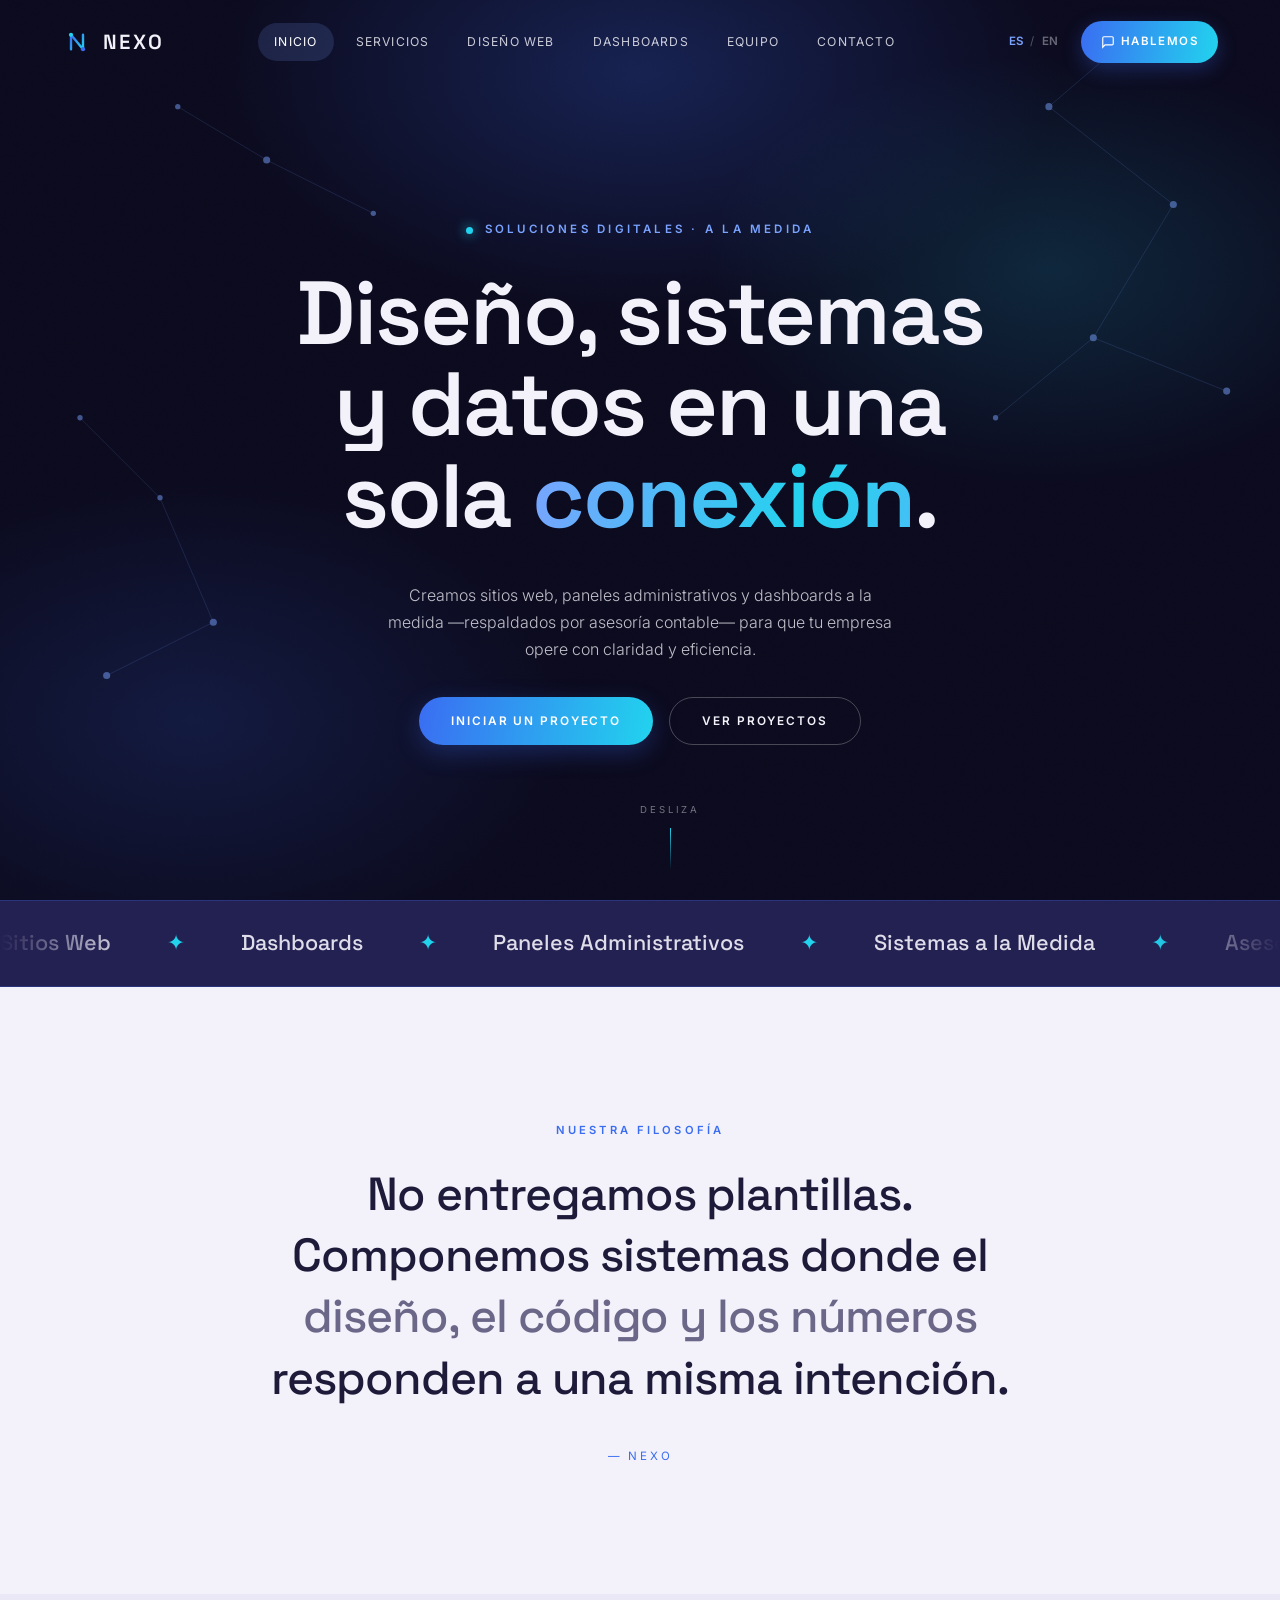
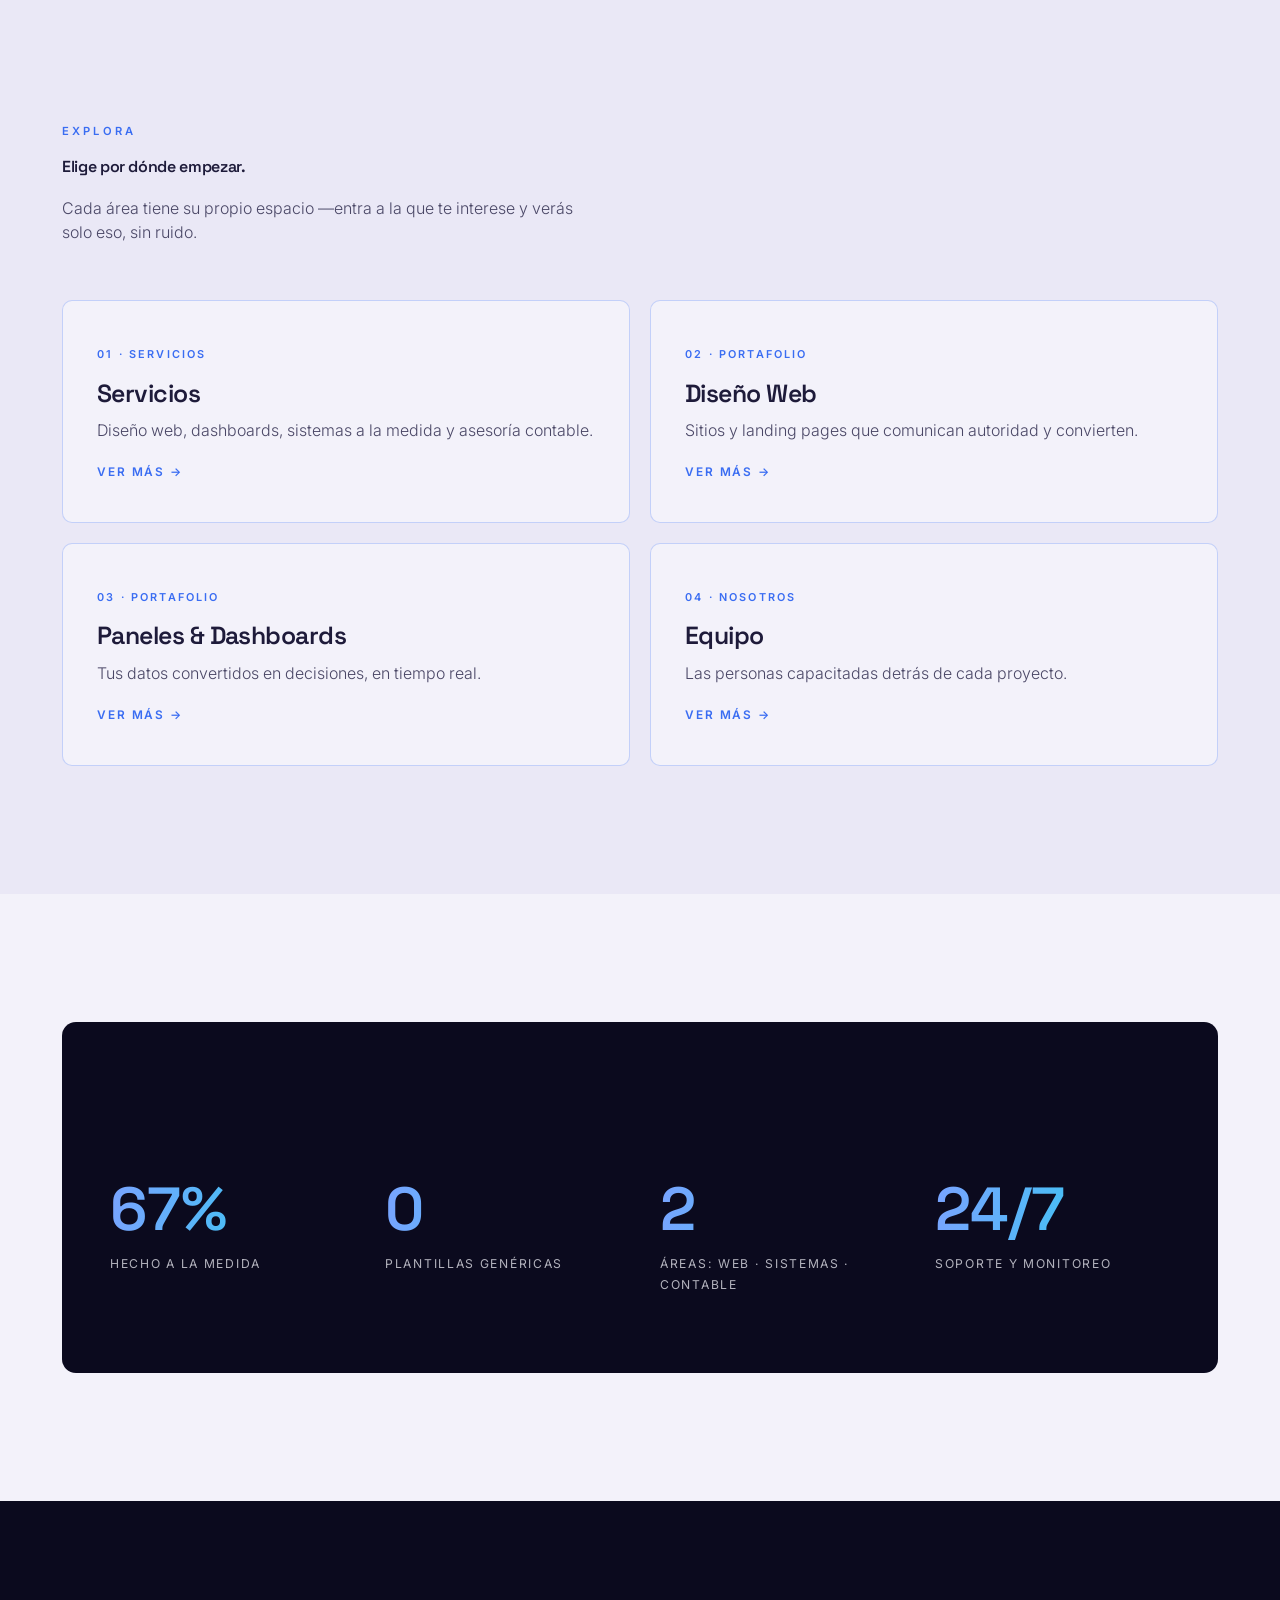
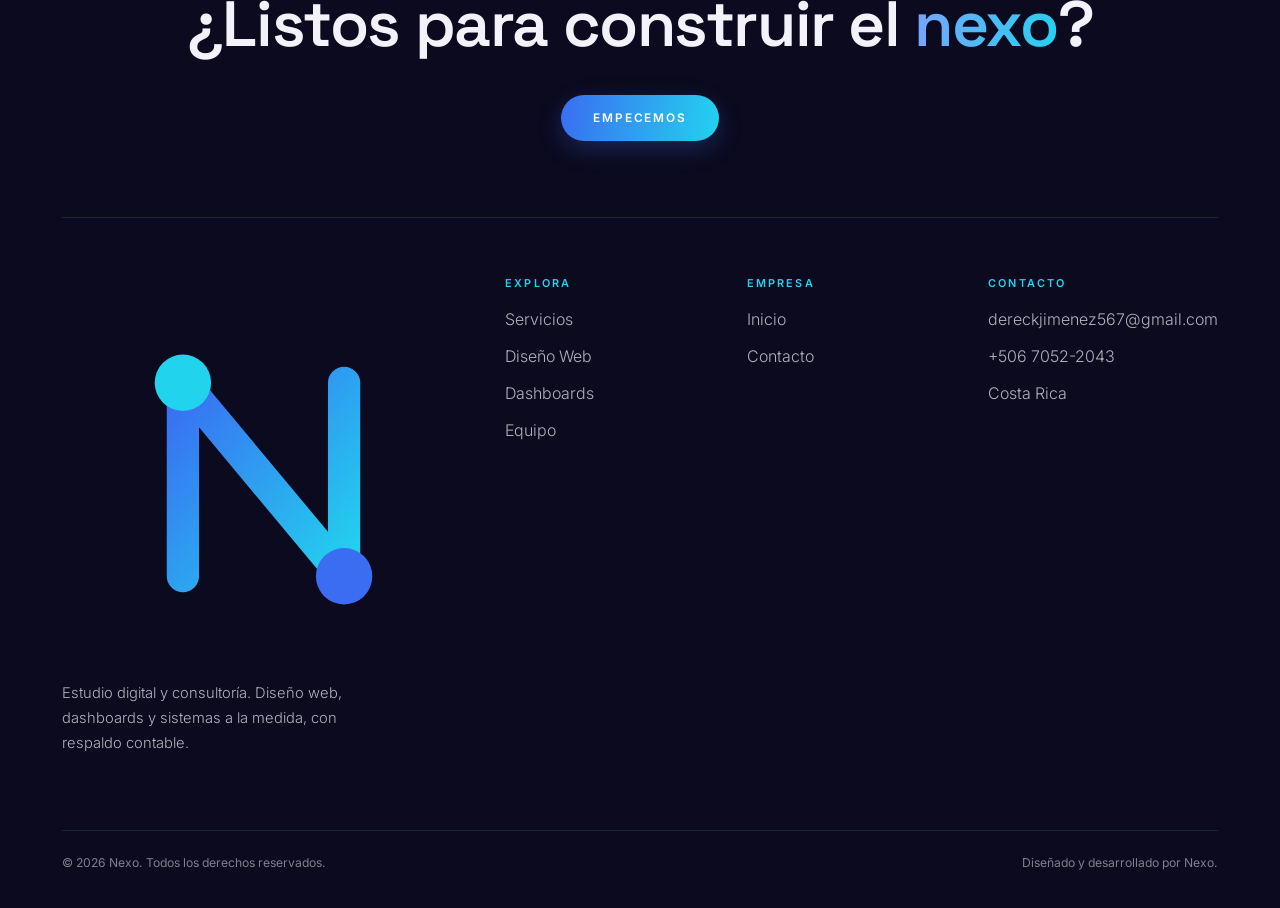
<file: index.html>
<!DOCTYPE html>
<html lang="es">
<head>
<meta charset="UTF-8">
<meta name="viewport" content="width=device-width, initial-scale=1.0">
<title>Nexo — Web · Sistemas · Dashboards</title>
<meta name="description" content="Nexo — Estudio digital y consultoría. Diseño web, paneles administrativos, dashboards a la medida y asesoría contable para que tu empresa opere con claridad.">
<link rel="icon" href="data:image/svg+xml,%3Csvg xmlns='http://www.w3.org/2000/svg' viewBox='0 0 100 100'%3E%3Cpath d='M30 74 V26 L70 74 V26' fill='none' stroke='%233A6DF2' stroke-width='8' stroke-linecap='round' stroke-linejoin='round'/%3E%3Ccircle cx='30' cy='26' r='7' fill='%2322D3EE'/%3E%3Ccircle cx='70' cy='74' r='7' fill='%233A6DF2'/%3E%3C/svg%3E">

<link rel="preconnect" href="https://fonts.googleapis.com">
<link rel="preconnect" href="https://fonts.gstatic.com" crossorigin>
<link href="https://fonts.googleapis.com/css2?family=Space+Grotesk:wght@400;500;600;700&family=Inter:wght@300;400;500;600&display=swap" rel="stylesheet">

<style>
/* ============ TOKENS ============ */
:root{
  --night:#0B0A1E;      /* fondo hero / bandas oscuras (near-black indigo) */
  --ink:#1E1B3A;        /* texto oscuro sobre claro */
  --brand:#232052;      /* índigo profundo (bandas) */
  --accent:#3A6DF2;     /* AZUL — acento principal (reemplaza el púrpura) */
  --accent-l:#7AA3FF;   /* azul claro sobre grounds oscuros */
  --cyan:#22D3EE;       /* cian — extremo de los degradados */
  --ground:#F3F2FA;     /* fondo claro */
  --surface:#EAE8F6;    /* segunda superficie */
  --muted:#6B6788;      /* texto atenuado */
  --body:#4A4766;       /* texto de cuerpo sobre claro */
  --line:rgba(30,27,58,.12);
  --line-a:rgba(58,109,242,.26);
  --grad:linear-gradient(100deg,var(--accent),var(--cyan));
  --grad-l:linear-gradient(100deg,var(--accent-l),var(--cyan));
  --ease:cubic-bezier(.19,1,.22,1);
  --serif:"Space Grotesk","Inter","Segoe UI",system-ui,sans-serif; /* display (grotesca) */
  --sans:"Inter","Helvetica Neue","Segoe UI",system-ui,Arial,sans-serif;

  --step--1:clamp(.8rem,.76rem+.2vw,.9rem);
  --step-0:clamp(1rem,.94rem+.3vw,1.12rem);
  --step-1:clamp(1.2rem,1.1rem+.5vw,1.5rem);
  --step-2:clamp(1.5rem,1.3rem+.9vw,2rem);
  --step-3:clamp(1.9rem,1.6rem+1.5vw,2.8rem);
  --step-4:clamp(2.4rem,1.9rem+2.4vw,3.6rem);
  --step-5:clamp(2.9rem,2.1rem+3.6vw,4.6rem);
}

*{margin:0;padding:0;box-sizing:border-box}
html{scroll-behavior:smooth}
body{font-family:var(--sans);color:var(--ink);background:var(--ground);line-height:1.7;font-weight:400;-webkit-font-smoothing:antialiased;overflow-x:hidden}
h1,h2,h3,h4,.serif{font-family:var(--serif);font-weight:600;line-height:1.06;letter-spacing:-.022em;text-wrap:balance}
a{color:inherit;text-decoration:none}
img,svg{display:block;max-width:100%}
ul{list-style:none}
button{font:inherit;color:inherit;cursor:pointer;background:none;border:0}

.wrap{max-width:1220px;margin:0 auto;padding:0 32px}
.label{font-family:var(--sans);font-size:.7rem;font-weight:600;letter-spacing:.28em;text-transform:uppercase;color:var(--accent)}
.rule{width:54px;height:1px;background:var(--accent);border:0;margin:22px 0}
section.pad{padding:clamp(5rem,10vw,8rem) 0}
:focus-visible{outline:2px solid var(--accent);outline-offset:4px;border-radius:2px}
.grad{background:var(--grad-l);-webkit-background-clip:text;background-clip:text;-webkit-text-fill-color:transparent;color:transparent}

/* ============ BOTONES ============ */
.btn{display:inline-flex;align-items:center;gap:.7em;font:600 .74rem var(--sans);letter-spacing:.16em;
  text-transform:uppercase;padding:16px 32px;border:1px solid var(--accent);background:var(--accent);color:#fff;border-radius:40px;
  transition:filter .4s var(--ease),background .4s var(--ease),color .4s var(--ease),transform .4s var(--ease)}
.btn:hover{filter:brightness(1.08);transform:translateY(-2px)}
.btn--grad{background:var(--grad);border:0;box-shadow:0 8px 24px rgba(58,109,242,.28)}
.btn--ghost{background:transparent;color:var(--accent);border-color:var(--line-a)}
.btn--ghost:hover{border-color:var(--accent);background:transparent;filter:none}
.btn--dark{background:transparent;color:var(--ground);border-color:rgba(255,255,255,.25)}
.btn--dark:hover{background:rgba(255,255,255,.06);filter:none}

/* ============ LOADER ============ */
#loader{position:fixed;inset:0;z-index:200;background:var(--night);display:grid;place-items:center;
  animation:loadOut .8s var(--ease) 1.9s forwards}
#loader .lm{width:76px;height:76px;margin:0 auto}
#loader .lm .a{stroke-dasharray:240;stroke-dashoffset:240;animation:draw 1.4s var(--ease) .2s forwards}
#loader .lm circle{opacity:0;animation:fadeDot .5s var(--ease) 1.15s forwards}
#loader .lt{overflow:hidden;margin-top:20px}
#loader .lt span{display:block;font-family:var(--serif);color:var(--ground);letter-spacing:.42em;
  text-transform:uppercase;font-size:.9rem;padding-left:.42em;transform:translateY(110%);animation:up .9s var(--ease) 1s forwards;font-weight:600}
@keyframes draw{to{stroke-dashoffset:0}}
@keyframes fadeDot{to{opacity:1}}
@keyframes up{to{transform:none}}
@keyframes loadOut{to{opacity:0;visibility:hidden}}

/* ============ NAV ============ */
header{position:fixed;inset:0 0 auto;z-index:90;transition:background .5s var(--ease),border-color .5s var(--ease)}
header .wrap{display:flex;align-items:center;justify-content:space-between;height:84px;gap:20px}
header.solid{background:rgba(243,242,250,.86);backdrop-filter:blur(14px);border-bottom:1px solid var(--line)}
.brand{display:flex;align-items:center;gap:11px;color:var(--ground);transition:color .5s var(--ease)}
header.solid .brand{color:var(--brand)}
.brand .mk{width:30px;height:30px}
.brand .bn{font-family:var(--serif);font-size:1.28rem;letter-spacing:.12em;font-weight:600}
.navlinks{display:flex;gap:6px;align-items:center}
.navlinks a{position:relative;padding:9px 16px;font-size:.76rem;letter-spacing:.1em;text-transform:uppercase;
  color:rgba(243,242,250,.82);border-radius:40px;transition:color .4s var(--ease),background .4s var(--ease)}
header.solid .navlinks a{color:var(--brand)}
.navlinks a:hover{color:var(--accent-l)}
header.solid .navlinks a:hover{color:var(--accent)}
.navlinks a.active{background:rgba(122,163,255,.16);color:#fff}
header.solid .navlinks a.active{background:rgba(58,109,242,.12);color:var(--accent)}
.nav-r{display:flex;align-items:center;gap:18px}
.lang{display:flex;align-items:center;gap:2px;font-size:.72rem;letter-spacing:.08em;color:rgba(243,242,250,.8);transition:color .5s}
header.solid .lang{color:var(--brand)}
.lang button{padding:4px 5px;font-weight:600;opacity:.5;transition:opacity .3s}
.lang button.on{opacity:1;color:var(--accent-l)}
header.solid .lang button.on{color:var(--accent)}
.lang span{opacity:.4}
.nav-cta{display:inline-flex;align-items:center;gap:.5em;font-size:.72rem;letter-spacing:.12em;text-transform:uppercase;font-weight:600;
  background:var(--grad);color:#fff;padding:11px 20px;border-radius:40px;box-shadow:0 6px 20px rgba(58,109,242,.30);transition:transform .4s var(--ease),filter .4s var(--ease)}
.nav-cta:hover{transform:translateY(-2px);filter:brightness(1.08)}
.nav-cta svg{width:14px;height:14px}
.burger{display:none;flex-direction:column;gap:5px;width:26px}
.burger span{height:1.5px;background:var(--ground);transition:.4s var(--ease)}
header.solid .burger span{background:var(--brand)}

#mnav{position:fixed;inset:0;z-index:95;background:var(--night);display:flex;flex-direction:column;justify-content:center;
  padding:0 40px;gap:6px;transform:translateY(-100%);transition:transform .6s var(--ease);visibility:hidden}
#mnav.open{transform:none;visibility:visible}
#mnav a{font-family:var(--serif);font-size:1.9rem;color:var(--ground);padding:12px 0;border-bottom:1px solid rgba(255,255,255,.08);display:flex;align-items:baseline;gap:14px}
#mnav a.active{color:var(--accent-l)}
#mnav a .n{color:var(--cyan);font-size:.8rem;font-family:var(--sans);letter-spacing:.2em}
.mclose{position:absolute;top:30px;right:32px;color:var(--ground);font-size:1.6rem;width:44px;height:44px}

/* ============ PÁGINAS (router) ============ */
.page{display:none}
.page.active{display:block;animation:pageIn .6s var(--ease)}
@keyframes pageIn{from{opacity:0;transform:translateY(8px)}to{opacity:1;transform:none}}

/* ============ HERO (estilo ByteWave: centrado, oscuro) ============ */
.hero{min-height:100vh;background:var(--night);color:var(--ground);position:relative;display:flex;align-items:center;justify-content:center;text-align:center;overflow:hidden}
.hero .bggrad{position:absolute;inset:0;
  background:
    radial-gradient(55% 45% at 50% 8%,rgba(58,109,242,.24),transparent 60%),
    radial-gradient(45% 40% at 82% 30%,rgba(34,211,238,.14),transparent 60%),
    radial-gradient(50% 45% at 15% 80%,rgba(58,109,242,.16),transparent 60%)}
.hero .grain{position:absolute;inset:0;opacity:.04;mix-blend-mode:overlay;
  background-image:url("data:image/svg+xml,%3Csvg xmlns='http://www.w3.org/2000/svg' width='140' height='140'%3E%3Cfilter id='n'%3E%3CfeTurbulence type='fractalNoise' baseFrequency='.9' numOctaves='2'/%3E%3C/filter%3E%3Crect width='100%25' height='100%25' filter='url(%23n)'/%3E%3C/svg%3E")}
.hero .net{position:absolute;inset:0;opacity:.55;pointer-events:none}
.hero-in{position:relative;width:100%;max-width:1000px;margin:0 auto;padding:150px 32px 90px}
.hero .eyebrow{display:inline-flex;align-items:center;gap:12px;font-size:.72rem;font-weight:600;letter-spacing:.28em;text-transform:uppercase;color:var(--accent-l)}
.hero .eyebrow::before{content:"";width:7px;height:7px;border-radius:50%;background:var(--cyan);box-shadow:0 0 12px var(--cyan)}
.hero h1{font-size:clamp(2.6rem,7.2vw,5.6rem);color:var(--ground);margin:26px auto 0;max-width:15ch;font-weight:600;line-height:1.02}
.hero h1 .ln{display:block;overflow:hidden}
.hero h1 .ln i{display:block;font-style:normal;transform:translateY(115%);animation:up 1.1s var(--ease) forwards}
.hero h1 .ln:nth-child(1) i{animation-delay:2.1s}
.hero h1 .ln:nth-child(2) i{animation-delay:2.25s}
.hero h1 .ln:nth-child(3) i{animation-delay:2.4s}
.hero-foot{display:flex;flex-direction:column;align-items:center;gap:34px;margin-top:40px;
  opacity:0;animation:fadeUp 1s var(--ease) 2.7s forwards}
.hero-foot p{max-width:52ch;color:rgba(243,242,250,.78);font-weight:300;font-size:var(--step-1)}
.hero-cta{display:flex;gap:16px;flex-wrap:wrap;justify-content:center}
.scroll-cue{position:absolute;bottom:30px;left:50%;transform:translateX(-50%);font-size:.6rem;letter-spacing:.3em;
  text-transform:uppercase;color:rgba(243,242,250,.45);display:flex;flex-direction:column;align-items:center;gap:10px;
  opacity:0;animation:fadeUp 1s var(--ease) 3s forwards}
.scroll-cue .bar{width:1px;height:42px;background:linear-gradient(var(--cyan),transparent)}
@keyframes fadeUp{from{opacity:0;transform:translateY(20px)}to{opacity:1;transform:none}}

/* ---- HERO: vida en el fondo ---- */
/* Resplandor que respira */
.hero .bggrad{transform-origin:50% 30%;animation:heroGlow 16s ease-in-out infinite alternate}
@keyframes heroGlow{0%{transform:scale(1);opacity:.85}100%{transform:scale(1.14);opacity:1}}

/* Constelación: deriva lenta del conjunto */
.hero .net{animation:netFloat 26s ease-in-out infinite alternate}
@keyframes netFloat{from{transform:translate3d(0,0,0)}to{transform:translate3d(-16px,-20px,0)}}

/* Nodos que titilan (parpadeo desfasado) */
.hero .net circle{transform-box:fill-box;transform-origin:center;animation:twinkle 4.5s ease-in-out infinite}
.hero .net circle:nth-child(2n){animation-duration:6s;animation-delay:-1.4s}
.hero .net circle:nth-child(3n){animation-duration:7s;animation-delay:-3s}
.hero .net circle:nth-child(4n){animation-duration:5.2s;animation-delay:-2.2s}
.hero .net circle:nth-child(5n){animation-duration:3.6s;animation-delay:-.9s}
@keyframes twinkle{0%,100%{opacity:.3;transform:scale(.85)}50%{opacity:1;transform:scale(1.35)}}

/* Líneas que respiran suavemente */
.hero .net line{animation:lineGlow 7s ease-in-out infinite}
.hero .net line:nth-child(2n){animation-duration:9s;animation-delay:-2.5s}
.hero .net line:nth-child(3n){animation-duration:6s;animation-delay:-4s}
@keyframes lineGlow{0%,100%{stroke-opacity:.35}50%{stroke-opacity:1}}

/* "conexión": degradado que fluye */
.hero h1 .grad{background:linear-gradient(100deg,var(--accent-l),var(--cyan),var(--accent-l),var(--cyan));
  background-size:220% auto;-webkit-background-clip:text;background-clip:text;animation:shimmer 7s linear infinite}
@keyframes shimmer{to{background-position:-220% center}}

/* ---- HERO en móvil: evitar que el titular/eyebrow se corten ---- */
@media(max-width:600px){
  .hero-in{padding:120px 22px 72px}
  .hero .eyebrow{font-size:.58rem;letter-spacing:.14em;white-space:normal;line-height:1.7;text-align:center;justify-content:center}
  .hero h1{font-size:clamp(1.85rem,8.4vw,2.9rem);max-width:20ch;margin-top:20px}
  .hero-foot p{font-size:1rem}
  .hero-cta{width:100%}
  .hero-cta .btn{flex:1 1 auto;justify-content:center}
}

/* ============ MARQUEE ============ */
.caps{background:var(--brand);color:var(--ground);border-block:1px solid var(--line-a);overflow:hidden}
.marquee{overflow:hidden;padding:24px 0;
  -webkit-mask-image:linear-gradient(90deg,transparent,#000 10%,#000 90%,transparent);
  mask-image:linear-gradient(90deg,transparent,#000 10%,#000 90%,transparent)}
.mtrack{display:inline-flex;gap:56px;white-space:nowrap;animation:scroll 40s linear infinite;
  font-family:var(--serif);font-size:1.35rem;color:rgba(243,242,250,.9);align-items:center;font-weight:500}
.mtrack .star{color:var(--cyan)}
@keyframes scroll{to{transform:translateX(-50%)}}

/* ============ PAGE HEAD (subpáginas) ============ */
.page-head{padding:150px 0 62px;background:var(--surface);border-bottom:1px solid var(--line)}
.page-head .label{display:block;margin-bottom:18px}
.page-head h1{font-size:var(--step-5);font-weight:600}
.page-head p{margin-top:20px;color:var(--body);font-weight:300;font-size:var(--step-1);max-width:58ch;line-height:1.5}
/* Estado "Próximamente" (dashboards) */
.soon{max-width:640px;margin:0 auto;text-align:center;background:var(--night);color:var(--ground);
  border:1px solid var(--line-a);border-radius:18px;padding:64px 40px}
.soon-ic{width:74px;height:74px;margin:0 auto 22px;border-radius:18px;display:grid;place-items:center;
  color:var(--cyan);background:rgba(34,211,238,.10);border:1px solid var(--line-a)}
.soon-ic svg{width:36px;height:36px}
.soon .label{color:var(--cyan);display:inline-block;margin-bottom:14px}
.soon h2{font-size:var(--step-4);font-weight:600}
.soon p{color:rgba(243,242,250,.75);font-weight:300;font-size:var(--step-1);margin:16px auto 30px;max-width:46ch;line-height:1.55}

/* ============ SECTION HEAD ============ */
.shead{max-width:760px}
.shead .label{display:block;margin-bottom:18px}
.shead h2{font-size:var(--step-4);font-weight:600}
.shead p{margin-top:20px;color:var(--body);font-weight:300;font-size:var(--step-1);max-width:52ch;line-height:1.5}

/* ============ MANIFIESTO ============ */
.manifesto{text-align:center}
.manifesto .in{max-width:980px;margin:0 auto}
.manifesto h2{font-size:clamp(1.7rem,3.8vw,2.9rem);line-height:1.32;font-weight:500}
.manifesto h2 .mut{color:var(--muted)}
.manifesto .sign{margin-top:38px;font-size:.72rem;letter-spacing:.24em;text-transform:uppercase;color:var(--accent)}

/* ============ ÁREAS (inicio) ============ */
.areas{display:grid;grid-template-columns:repeat(2,1fr);gap:20px;margin-top:56px}
.area{display:block;border:1px solid var(--line-a);border-radius:10px;padding:38px 34px;background:var(--ground);transition:.4s var(--ease)}
.area:hover{border-color:var(--accent);transform:translateY(-4px);box-shadow:0 22px 50px rgba(58,109,242,.12)}
.area .an{font-size:.68rem;letter-spacing:.2em;text-transform:uppercase;color:var(--accent);font-weight:600}
.area h3{font-size:1.55rem;margin:14px 0 10px;font-weight:600}
.area p{color:var(--body);font-weight:300}
.area .ar{margin-top:18px;color:var(--accent);display:inline-flex;gap:.5em;font-size:.74rem;letter-spacing:.16em;text-transform:uppercase;font-weight:600;transition:gap .4s var(--ease)}
.area:hover .ar{gap:1em}
@media(max-width:640px){.areas{grid-template-columns:1fr}}

/* ============ SERVICIOS ============ */
.svc-list{margin-top:56px;border-top:1px solid var(--line)}
.svc-row{display:grid;grid-template-columns:78px 1fr 1.3fr auto;gap:30px;align-items:center;padding:36px 8px;
  border-bottom:1px solid var(--line);transition:padding .5s var(--ease),background .5s var(--ease)}
.svc-row:hover{padding-inline:26px;background:var(--surface)}
.svc-row .no{font-family:var(--serif);color:var(--accent);letter-spacing:.02em;font-size:1.1rem;font-weight:600}
.svc-row h3{font-size:clamp(1.4rem,2.8vw,1.9rem);font-weight:600}
.svc-row .d{color:var(--body);font-weight:300;font-size:.98rem;line-height:1.55}
.svc-row .ar{color:var(--accent);transition:transform .5s var(--ease);font-size:1.3rem}
.svc-row:hover .ar{transform:translateX(10px)}
@media(max-width:860px){.svc-row{grid-template-columns:44px 1fr;gap:8px 18px;padding:28px 6px}.svc-row .d{grid-column:2}.svc-row .ar{display:none}}

/* ============ CASE ROWS ============ */
.case{display:grid;grid-template-columns:1fr 1fr;gap:60px;align-items:center;margin-top:88px}
.case:first-child{margin-top:56px}
.case.flip .media{order:2}
.case .media{position:relative;overflow:hidden;border:1px solid var(--line-a);border-radius:8px;background:var(--night)}
.case .media svg{width:100%;transition:transform 1.1s var(--ease)}
.case:hover .media svg{transform:scale(1.04)}
.case .media .yr{position:absolute;top:18px;left:18px;font-size:.64rem;letter-spacing:.22em;text-transform:uppercase;
  color:var(--ground);background:rgba(11,10,30,.6);padding:7px 13px;backdrop-filter:blur(4px);border-radius:40px}
.case .txt .label{display:block;margin-bottom:14px}
.case .txt h3{font-size:clamp(1.7rem,3.4vw,2.5rem);margin:6px 0 4px;font-weight:600}
.case .txt .loc{color:var(--muted);font-size:.9rem}
.case .txt p{margin-top:20px;color:var(--body);font-weight:300;max-width:44ch;line-height:1.6}
.case .txt .lk{display:inline-flex;gap:.6em;margin-top:26px;font-size:.72rem;letter-spacing:.16em;
  text-transform:uppercase;color:var(--accent);border-bottom:1px solid var(--accent);padding-bottom:5px;transition:gap .4s var(--ease)}
.case .txt .lk:hover{gap:1.1em}
@media(max-width:820px){.case,.case.flip{grid-template-columns:1fr;gap:24px}.case.flip .media{order:0}}

/* ============ GALERÍA ============ */
.gal-grid{display:grid;grid-template-columns:repeat(6,1fr);gap:18px;margin-top:20px}
.gcard{position:relative;grid-column:span 2;background:var(--night);overflow:hidden;cursor:pointer;
  display:block;width:100%;padding:0;border:1px solid var(--line-a);border-radius:8px;text-align:left}
.gcard.wide{grid-column:span 3}.gcard.tall{grid-row:span 2}
.gcard .thumb{aspect-ratio:4/3;overflow:hidden}
.gcard.tall .thumb{aspect-ratio:3/4}.gcard.wide .thumb{aspect-ratio:16/9}
.gcard .thumb svg,.gcard .thumb img.pv{width:100%;height:100%;object-fit:cover;transition:transform .9s var(--ease)}
.gcard:hover .thumb svg,.gcard:hover .thumb img.pv{transform:scale(1.06)}
.gcard .veil{position:absolute;inset:0;display:flex;flex-direction:column;justify-content:flex-end;padding:22px;
  background:linear-gradient(to top,rgba(11,10,30,.9),rgba(11,10,30,.02) 60%)}
.gcard .cat{font-size:.6rem;letter-spacing:.24em;text-transform:uppercase;color:var(--cyan);margin-bottom:8px}
.gcard .ct{font-family:var(--serif);font-size:1.2rem;color:var(--ground);font-weight:600}
.gcard .cl{font-size:.8rem;color:rgba(243,242,250,.7);margin-top:3px}
@media(max-width:820px){.gal-grid{grid-template-columns:repeat(2,1fr)}.gcard,.gcard.wide{grid-column:span 1}.gcard.tall{grid-row:auto}}
@media(max-width:520px){.gal-grid{grid-template-columns:1fr}}

#lb{position:fixed;inset:0;z-index:150;background:rgba(11,10,30,.9);backdrop-filter:blur(10px);display:none;place-items:center;padding:28px}
#lb.open{display:grid}
#lb .box{max-width:820px;width:100%;background:var(--ground);border:1px solid var(--accent);border-radius:8px;overflow:hidden;transform:translateY(16px);transition:transform .5s var(--ease)}
#lb.open .box{transform:none}
#lb .box .thumb{background:var(--night)}
#lb .box .thumb svg{width:100%}
#lb .box .info{padding:30px 34px 36px}
#lb .box .cat{font-size:.66rem;letter-spacing:.24em;text-transform:uppercase;color:var(--accent)}
#lb .box h3{font-size:1.6rem;margin:10px 0 4px;font-weight:600}
#lb .box .loc{color:var(--muted);font-size:.9rem}
#lb .box p{margin-top:16px;color:var(--body);font-weight:300}
#lb .close{position:absolute;top:24px;right:28px;color:var(--ground);font-size:1.4rem;width:46px;height:46px;border:1px solid rgba(255,255,255,.25);border-radius:50%}

/* Vista previa EN VIVO (proyectos con iframe interactivo) */
#lb .box.islive{max-width:1120px}
.liveframe{background:var(--night)}
.lvbar{display:flex;align-items:center;gap:12px;padding:10px 14px;background:#14132b;border-bottom:1px solid var(--line-a)}
.lvbar .dots{display:inline-flex;gap:7px;flex:none}
.lvbar .dots i{width:11px;height:11px;border-radius:50%}
.lvbar .dots i:nth-child(1){background:#ff5f57}.lvbar .dots i:nth-child(2){background:#febc2e}.lvbar .dots i:nth-child(3){background:#28c840}
.lvbar .lvurl{flex:1;font-size:.74rem;color:rgba(243,242,250,.55);white-space:nowrap;overflow:hidden;text-overflow:ellipsis}
.lvbar .lvopen{flex:none;font-size:.72rem;letter-spacing:.02em;color:var(--cyan);border:1px solid var(--line-a);padding:6px 13px;border-radius:6px}
.lvbar .lvopen:hover{background:rgba(58,109,242,.15)}
.liveframe iframe{width:100%;height:min(68vh,660px);border:0;display:block;background:#fff}
/* Insignia "En vivo" en las tarjetas interactivas */
.gcard .livedot{position:absolute;top:14px;left:14px;z-index:2;display:inline-flex;align-items:center;gap:7px;
  font-size:.6rem;letter-spacing:.16em;text-transform:uppercase;color:var(--ground);font-weight:600;
  background:rgba(11,10,30,.55);border:1px solid var(--line-a);padding:6px 11px;border-radius:20px;backdrop-filter:blur(4px)}
.gcard .livedot::before{content:"";width:7px;height:7px;border-radius:50%;background:#28c840;box-shadow:0 0 8px #28c840;animation:pulseLive 1.8s ease-in-out infinite}
@keyframes pulseLive{0%,100%{opacity:1}50%{opacity:.35}}

/* ============ COMPROMISOS ============ */
.impact{background:var(--night);color:var(--ground);border-radius:14px}
.impact .label{color:var(--cyan)}
.impact-in{display:grid;grid-template-columns:repeat(4,1fr);gap:40px;margin-top:52px}
.impact .n{font-family:var(--serif);font-size:clamp(2.6rem,5vw,3.8rem);line-height:1;font-weight:600}
.impact .n.g{background:var(--grad-l);-webkit-background-clip:text;background-clip:text;-webkit-text-fill-color:transparent;color:transparent}
.impact .t{margin-top:14px;font-size:.76rem;letter-spacing:.14em;text-transform:uppercase;color:rgba(243,242,250,.72)}
@media(max-width:760px){.impact-in{grid-template-columns:1fr 1fr;gap:44px}}

/* ============ PROCESO ============ */
.proc{display:grid;grid-template-columns:repeat(4,1fr);gap:1px;margin-top:56px;background:var(--line)}
.step{background:var(--ground);padding:40px 30px}
.step .st-n{font-family:var(--serif);color:var(--accent);letter-spacing:.1em;font-size:1.05rem;font-weight:600}
.step h3{font-size:1.32rem;margin:16px 0 12px;font-weight:600}
.step p{color:var(--body);font-weight:300;font-size:.95rem;line-height:1.55}
@media(max-width:860px){.proc{grid-template-columns:1fr 1fr}}
@media(max-width:520px){.proc{grid-template-columns:1fr}}

/* ============ EQUIPO ============ */
.team-grid{display:grid;grid-template-columns:repeat(auto-fit,minmax(210px,240px));gap:30px;margin-top:20px;justify-content:center}
.member .ph{aspect-ratio:4/5;border:1px solid var(--line-a);border-radius:8px;overflow:hidden;background:var(--surface)}
.member .ph svg,.member .ph img{width:100%;height:100%;object-fit:cover;display:block}
.member h3{font-size:1.22rem;margin-top:20px;font-weight:600}
.member .role{color:var(--accent);font-size:.72rem;letter-spacing:.14em;text-transform:uppercase;margin-top:6px}
.member .bio{color:var(--body);font-weight:300;font-size:.9rem;margin-top:12px;line-height:1.55}

/* ============ CITA ============ */
.quote-band{background:var(--brand);color:var(--ground);text-align:center;border-radius:14px}
.quote-band .in{max-width:900px;margin:0 auto}
.quote-band .stars{color:var(--cyan);letter-spacing:.3em;margin-bottom:24px;font-size:.9rem}
.quote-band blockquote{font-family:var(--serif);font-size:clamp(1.5rem,3.4vw,2.2rem);line-height:1.42;font-weight:500}
.quote-band .who{margin-top:28px;font-size:.76rem;letter-spacing:.2em;text-transform:uppercase;color:var(--accent-l)}

/* ============ CONTACTO ============ */
.contact-in{display:grid;grid-template-columns:1fr 1fr;gap:72px;align-items:start;margin-top:20px}
.cinfo .row{display:flex;gap:18px;padding:22px 0;border-top:1px solid var(--line);align-items:baseline}
.cinfo .row:last-of-type{border-bottom:1px solid var(--line)}
.cinfo .k{font-size:.68rem;letter-spacing:.2em;text-transform:uppercase;color:var(--accent);width:120px;flex:none}
.cinfo .v{color:var(--body);font-weight:300;word-break:break-word}
.cinfo .v a{color:inherit;border-bottom:1px solid var(--line);transition:.2s}
.cinfo .v a:hover{color:var(--accent);border-color:var(--accent)}
.cinfo .ph-note{margin-top:18px;font-size:.72rem;color:var(--muted);font-style:italic}
.form label{display:block;font-size:.68rem;letter-spacing:.18em;text-transform:uppercase;color:var(--brand);margin:22px 0 8px}
.form input,.form textarea{width:100%;border:0;border-bottom:1px solid var(--line);background:transparent;padding:11px 2px;font:inherit;color:var(--ink);transition:border-color .4s}
.form input:focus,.form textarea:focus{outline:0;border-bottom-color:var(--accent)}
.form textarea{resize:vertical;min-height:90px}
.form .btn{margin-top:34px}
.form .ok{margin-top:20px;color:var(--accent);font-size:.9rem;display:none}
.form .ok.show{display:block}
@media(max-width:820px){.contact-in{grid-template-columns:1fr;gap:48px}}

/* ============ FOOTER ============ */
footer{background:var(--night);color:rgba(243,242,250,.72);padding:90px 0 34px}
.foot-cta{text-align:center;padding-bottom:76px;border-bottom:1px solid var(--line-a)}
.foot-cta h2{font-size:clamp(2.2rem,5.5vw,4rem);color:var(--ground);font-weight:600}
.foot-cta .btn{margin-top:36px}
.foot-top{display:grid;grid-template-columns:2fr 1fr 1fr 1fr;gap:40px;padding:60px 0 44px}
.foot-brand .mk{width:34px;height:34px;margin-bottom:18px}
.foot-brand p{max-width:34ch;font-weight:300;font-size:.92rem}
.foot-top h4{font-size:.68rem;letter-spacing:.2em;text-transform:uppercase;color:var(--cyan);margin-bottom:16px;font-family:var(--sans);font-weight:600}
.foot-top li{margin:10px 0;font-weight:300}
.foot-top a:hover{color:var(--accent-l)}
.foot-bot{display:flex;justify-content:space-between;flex-wrap:wrap;gap:14px;margin-top:30px;padding-top:22px;border-top:1px solid rgba(122,163,255,.16);font-size:.76rem;color:rgba(243,242,250,.5)}
@media(max-width:760px){.foot-top{grid-template-columns:1fr 1fr;gap:32px}}

/* ============ REVEAL ============ */
.reveal{opacity:0;transform:translateY(30px);transition:opacity 1s var(--ease),transform 1s var(--ease)}
.reveal.in{opacity:1;transform:none}
.reveal.d1{transition-delay:.08s}.reveal.d2{transition-delay:.16s}.reveal.d3{transition-delay:.24s}

@media(max-width:900px){.navlinks,.nav-cta{display:none}.burger{display:flex}}
@media(prefers-reduced-motion:reduce){
  *{animation:none!important;transition:none!important}
  .reveal{opacity:1;transform:none}
  #loader{display:none}
  .hero h1 .ln i{transform:none}
  .hero-foot,.scroll-cue{opacity:1}
  html{scroll-behavior:auto}
}
</style>
</head>
<body>

<!-- Marca reutilizable (degradado azul→cian) -->
<svg width="0" height="0" style="position:absolute" aria-hidden="true">
  <defs>
    <linearGradient id="mkgrad" x1="0" y1="0" x2="1" y2="1">
      <stop offset="0" stop-color="#3A6DF2"/><stop offset="1" stop-color="#22D3EE"/>
    </linearGradient>
    <g id="mark">
      <path class="a" d="M30 74 V26 L70 74 V26" fill="none" stroke="currentColor" stroke-width="8" stroke-linecap="round" stroke-linejoin="round"/>
      <circle cx="30" cy="26" r="7" fill="currentColor"/>
      <circle cx="70" cy="74" r="7" fill="currentColor"/>
    </g>
    <g id="markg">
      <path d="M30 74 V26 L70 74 V26" fill="none" stroke="url(#mkgrad)" stroke-width="8" stroke-linecap="round" stroke-linejoin="round"/>
      <circle cx="30" cy="26" r="7" fill="#22D3EE"/>
      <circle cx="70" cy="74" r="7" fill="#3A6DF2"/>
    </g>
  </defs>
</svg>

<!-- LOADER -->
<div id="loader"><div style="text-align:center">
  <span class="lm" style="color:var(--accent-l)"><svg viewBox="0 0 100 100"><use href="#mark"/></svg></span>
  <span class="lt"><span>Nexo</span></span>
</div></div>

<!-- NAV -->
<header>
  <div class="wrap">
    <a href="#inicio" data-route="inicio" class="brand" aria-label="Nexo — inicio">
      <span class="mk"><svg viewBox="0 0 100 100"><use href="#markg"/></svg></span>
      <span class="bn">NEXO</span>
    </a>
    <nav class="navlinks">
      <a href="#inicio" data-route="inicio" data-i18n="nav.home">Inicio</a>
      <a href="#servicios" data-route="servicios" data-i18n="nav.serv">Servicios</a>
      <a href="#web" data-route="web" data-i18n="nav.web">Diseño Web</a>
      <a href="#dashboards" data-route="dashboards" data-i18n="nav.dash">Dashboards</a>
      <a href="#equipo" data-route="equipo" data-i18n="nav.team">Equipo</a>
      <a href="#contacto" data-route="contacto" data-i18n="nav.contact">Contacto</a>
    </nav>
    <div class="nav-r">
      <div class="lang" role="group" aria-label="Idioma / Language">
        <button data-lang="es" class="on">ES</button><span>/</span><button data-lang="en">EN</button>
      </div>
      <a href="#contacto" data-route="contacto" class="nav-cta">
        <svg viewBox="0 0 24 24" fill="none" stroke="currentColor" stroke-width="2"><path d="M21 15a2 2 0 0 1-2 2H7l-4 4V5a2 2 0 0 1 2-2h14a2 2 0 0 1 2 2z"/></svg>
        <span data-i18n="nav.cta">Hablemos</span>
      </a>
      <button class="burger" id="burger" aria-label="Menú" aria-expanded="false"><span></span><span></span><span></span></button>
    </div>
  </div>
</header>

<!-- MENÚ MÓVIL -->
<div id="mnav">
  <button class="mclose" id="mclose" aria-label="Cerrar">✕</button>
  <a href="#inicio" data-route="inicio"><span class="n">00</span><span data-i18n="nav.home">Inicio</span></a>
  <a href="#servicios" data-route="servicios"><span class="n">01</span><span data-i18n="nav.serv">Servicios</span></a>
  <a href="#web" data-route="web"><span class="n">02</span><span data-i18n="nav.web">Diseño Web</span></a>
  <a href="#dashboards" data-route="dashboards"><span class="n">03</span><span data-i18n="nav.dash">Dashboards</span></a>
  <a href="#equipo" data-route="equipo"><span class="n">04</span><span data-i18n="nav.team">Equipo</span></a>
  <a href="#contacto" data-route="contacto"><span class="n">05</span><span data-i18n="nav.contact">Contacto</span></a>
</div>

<main>

<!-- ================= PÁGINA: INICIO ================= -->
<section class="page active" id="p-inicio">
  <div class="hero">
    <div class="bggrad"></div>
    <div class="grain"></div>
    <svg class="net" viewBox="0 0 1440 900" preserveAspectRatio="xMidYMid slice" aria-hidden="true">
      <g stroke="rgba(122,163,255,.30)" stroke-width="1">
        <line x1="1180" y1="120" x2="1320" y2="230"/><line x1="1320" y1="230" x2="1230" y2="380"/>
        <line x1="1230" y1="380" x2="1380" y2="440"/><line x1="1180" y1="120" x2="1250" y2="60"/>
        <line x1="120" y1="760" x2="240" y2="700"/><line x1="240" y1="700" x2="180" y2="560"/>
        <line x1="180" y1="560" x2="90" y2="470"/><line x1="1230" y1="380" x2="1120" y2="470"/>
        <line x1="300" y1="180" x2="200" y2="120"/><line x1="300" y1="180" x2="420" y2="240"/>
      </g>
      <g fill="rgba(122,163,255,.9)">
        <circle cx="1180" cy="120" r="4"/><circle cx="1320" cy="230" r="4"/><circle cx="1230" cy="380" r="4"/>
        <circle cx="1380" cy="440" r="4"/><circle cx="1250" cy="60" r="3"/><circle cx="1120" cy="470" r="3"/>
        <circle cx="120" cy="760" r="4"/><circle cx="240" cy="700" r="4"/><circle cx="180" cy="560" r="3"/>
        <circle cx="90" cy="470" r="3"/><circle cx="300" cy="180" r="4"/><circle cx="200" cy="120" r="3"/><circle cx="420" cy="240" r="3"/>
      </g>
    </svg>
    <div class="hero-in">
      <span class="eyebrow" data-i18n="hero.eyebrow">Soluciones digitales · a la medida</span>
      <h1>
        <span class="ln"><i data-i18n="hero.l1">Diseño, sistemas</i></span>
        <span class="ln"><i data-i18n="hero.l2">y datos en una</i></span>
        <span class="ln"><i data-i18n-html="hero.l3">sola <span class="grad">conexión</span>.</i></span>
      </h1>
      <div class="hero-foot">
        <p data-i18n="hero.sub">Creamos sitios web, paneles administrativos y dashboards a la medida —respaldados por asesoría contable— para que tu empresa opere con claridad y eficiencia.</p>
        <div class="hero-cta">
          <a class="btn btn--grad" href="#contacto" data-route="contacto" data-i18n="hero.cta1">Iniciar un proyecto</a>
          <a class="btn btn--dark" href="#web" data-route="web" data-i18n="hero.cta2">Ver proyectos</a>
        </div>
      </div>
    </div>
    <div class="scroll-cue"><span data-i18n="hero.scroll">Desliza</span><span class="bar"></span></div>
  </div>

  <div class="caps"><div class="marquee"><div class="mtrack" id="mtrack"></div></div></div>

  <section class="pad manifesto">
    <div class="wrap in">
      <span class="label reveal" data-i18n="man.label">Nuestra filosofía</span>
      <h2 class="reveal d1" style="margin-top:22px" data-i18n-html="man.text">No entregamos plantillas. Componemos sistemas donde el <span class="mut">diseño, el código y los números</span> responden a una misma intención.</h2>
      <p class="sign reveal d2" data-i18n="man.sign">— Nexo</p>
    </div>
  </section>

  <section class="pad" style="background:var(--surface)">
    <div class="wrap">
      <div class="shead reveal">
        <span class="label" data-i18n="home.label">Explora</span>
        <h2 data-i18n="home.title">Elige por dónde empezar.</h2>
        <p data-i18n="home.sub">Cada área tiene su propio espacio —entra a la que te interese y verás solo eso, sin ruido.</p>
      </div>
      <div class="areas">
        <a class="area reveal" href="#servicios" data-route="servicios">
          <span class="an" data-i18n="home.a1k">01 · Servicios</span>
          <h3 data-i18n="home.a1t">Servicios</h3>
          <p data-i18n="home.a1d">Diseño web, dashboards, sistemas a la medida y asesoría contable.</p>
          <span class="ar" data-i18n="home.go">Ver más →</span>
        </a>
        <a class="area reveal d1" href="#web" data-route="web">
          <span class="an" data-i18n="home.a2k">02 · Portafolio</span>
          <h3 data-i18n="home.a2t">Diseño Web</h3>
          <p data-i18n="home.a2d">Sitios y landing pages que comunican autoridad y convierten.</p>
          <span class="ar" data-i18n="home.go">Ver más →</span>
        </a>
        <a class="area reveal d1" href="#dashboards" data-route="dashboards">
          <span class="an" data-i18n="home.a3k">03 · Portafolio</span>
          <h3 data-i18n="home.a3t">Paneles & Dashboards</h3>
          <p data-i18n="home.a3d">Tus datos convertidos en decisiones, en tiempo real.</p>
          <span class="ar" data-i18n="home.go">Ver más →</span>
        </a>
        <a class="area reveal d2" href="#equipo" data-route="equipo">
          <span class="an" data-i18n="home.a4k">04 · Nosotros</span>
          <h3 data-i18n="home.a4t">Equipo</h3>
          <p data-i18n="home.a4d">Las personas capacitadas detrás de cada proyecto.</p>
          <span class="ar" data-i18n="home.go">Ver más →</span>
        </a>
      </div>
    </div>
  </section>

  <section class="pad">
    <div class="wrap">
      <div class="impact" style="padding:78px 48px">
        <span class="label reveal" data-i18n="imp.label">Nuestros compromisos</span>
        <div class="impact-in">
          <div class="reveal"><div class="n g" data-count="100" data-suffix="%">100%</div><div class="t" data-i18n="imp.t1">Hecho a la medida</div></div>
          <div class="reveal d1"><div class="n g">0</div><div class="t" data-i18n="imp.t2">Plantillas genéricas</div></div>
          <div class="reveal d2"><div class="n g" data-count="3">3</div><div class="t" data-i18n="imp.t3">Áreas: web · sistemas · contable</div></div>
          <div class="reveal d3"><div class="n g">24/7</div><div class="t" data-i18n="imp.t4">Soporte y monitoreo</div></div>
        </div>
      </div>
    </div>
  </section>
</section>

<!-- ================= PÁGINA: SERVICIOS ================= -->
<section class="page" id="p-servicios">
  <div class="page-head"><div class="wrap">
    <span class="label" data-i18n="serv.label">Qué hacemos</span>
    <h1 data-i18n="serv.title">Servicios</h1>
    <p data-i18n="serv.sub">Cuatro capacidades, un solo aliado: del sitio que te presenta al mundo hasta el panel que gestiona tu operación —y la asesoría contable que lo respalda.</p>
  </div></div>
  <section class="pad">
    <div class="wrap">
      <div class="svc-list" id="svc-list"></div>
    </div>
  </section>
  <section class="pad" style="background:var(--surface)">
    <div class="wrap">
      <div class="shead reveal">
        <span class="label" data-i18n="proc.label">Cómo trabajamos</span>
        <h2 data-i18n="proc.title">Un método claro, sin sorpresas.</h2>
      </div>
      <div class="proc" id="proc"></div>
    </div>
  </section>
</section>

<!-- ================= PÁGINA: DISEÑO WEB ================= -->
<section class="page" id="p-web">
  <div class="page-head"><div class="wrap">
    <span class="label" data-i18n="web.label">Portafolio</span>
    <h1 data-i18n="web.title">Diseño Web</h1>
    <p data-i18n="web.sub">Sitios corporativos, landing pages y tiendas online diseñados a la medida —rápidos, accesibles y orientados a convertir.</p>
  </div></div>
  <section class="pad">
    <div class="wrap">
      <div class="cases" id="web-cases"></div>
    </div>
  </section>
  <section class="pad" style="background:var(--surface)">
    <div class="wrap">
      <div class="shead reveal">
        <span class="label" data-i18n="web.g">Más proyectos web</span>
        <h2 data-i18n="web.gt">Selección de trabajos.</h2>
      </div>
      <div class="gal-grid" id="web-grid"></div>
    </div>
  </section>
</section>

<!-- ================= PÁGINA: DASHBOARDS ================= -->
<section class="page" id="p-dashboards">
  <div class="page-head"><div class="wrap">
    <span class="label" data-i18n="dash.label">Portafolio</span>
    <h1 data-i18n="dash.title">Paneles & Dashboards</h1>
    <p data-i18n="dash.sub">Paneles administrativos, dashboards y sistemas internos que convierten tus datos en decisiones y automatizan tu operación.</p>
  </div></div>
  <section class="pad">
    <div class="wrap">
      <div class="soon reveal">
        <div class="soon-ic" aria-hidden="true">
          <svg viewBox="0 0 24 24" fill="none" stroke="currentColor" stroke-width="1.6" stroke-linecap="round" stroke-linejoin="round">
            <rect x="3" y="3" width="18" height="18" rx="2"/><path d="M3 9h18"/><path d="M9 21V9"/>
            <path d="M13 13h4"/><path d="M13 17h4"/>
          </svg>
        </div>
        <span class="label" data-i18n="dash.soonk">En construcción</span>
        <h2 data-i18n="dash.soont">Próximamente</h2>
        <p data-i18n="dash.soond">Estamos preparando una selección de paneles administrativos y dashboards para mostrar aquí. ¡Muy pronto habrá más proyectos!</p>
        <a class="btn btn--grad" href="#contacto" data-route="contacto" data-i18n="dash.soonc">Hablemos de tu proyecto</a>
      </div>
    </div>
  </section>
</section>

<!-- ================= PÁGINA: EQUIPO ================= -->
<section class="page" id="p-equipo">
  <div class="page-head"><div class="wrap">
    <span class="label" data-i18n="team.label">Nosotros</span>
    <h1 data-i18n="team.title">Nuestro equipo</h1>
    <p data-i18n="team.sub">Un equipo pequeño y capacitado que combina diseño, desarrollo y conocimiento contable. (Nombres y fotos de ejemplo — reemplázalos por tu equipo real.)</p>
  </div></div>
  <section class="pad">
    <div class="wrap"><div class="team-grid" id="team-grid"></div></div>
  </section>
  <section class="pad">
    <div class="wrap">
      <div class="quote-band" style="padding:104px 32px">
        <div class="in">
          <div class="stars reveal">✦ ✦ ✦</div>
          <blockquote class="reveal d1" data-i18n="quote.text">"Creemos que la tecnología solo vale si tu equipo la entiende y la usa cada día. Por eso diseñamos herramientas claras, no complejas."</blockquote>
          <div class="who reveal d2" data-i18n="quote.who">Nexo · Nuestra promesa</div>
        </div>
      </div>
    </div>
  </section>
</section>

<!-- ================= PÁGINA: CONTACTO ================= -->
<section class="page" id="p-contacto">
  <div class="page-head"><div class="wrap">
    <span class="label" data-i18n="ct.label">Contacto</span>
    <h1 data-i18n="ct.title">Hablemos.</h1>
    <p data-i18n="ct.sub">Escríbenos con una idea, un problema o un objetivo. Respondemos con una propuesta clara.</p>
  </div></div>
  <section class="pad">
    <div class="wrap">
      <div class="contact-in">
        <div class="cinfo reveal">
          <div class="row"><span class="k" data-i18n="ct.email">Email</span><span class="v"><a href="mailto:dereckjimenez567@gmail.com">dereckjimenez567@gmail.com</a></span></div>
          <div class="row"><span class="k" data-i18n="ct.phone">Teléfono</span><span class="v"><a href="tel:+50670522043">+506 7052-2043</a></span></div>
          <div class="row"><span class="k" data-i18n="ct.wa">WhatsApp</span><span class="v"><a href="https://wa.me/50670522043" target="_blank" rel="noopener">+506 7052-2043</a></span></div>
          <div class="row"><span class="k" data-i18n="ct.loc">Ubicación</span><span class="v">Costa Rica</span></div>
          <p class="ph-note" data-i18n="ct.note">◦ Correo temporal mientras habilitamos el correo empresarial.</p>
        </div>
        <form class="form reveal d1" id="cform" novalidate>
          <label for="f-name" data-i18n="ct.f1">Nombre</label>
          <input id="f-name" name="name" type="text" autocomplete="name" required>
          <label for="f-email" data-i18n="ct.f2">Email</label>
          <input id="f-email" name="email" type="email" autocomplete="email" required>
          <label for="f-comp" data-i18n="ct.f3">Empresa</label>
          <input id="f-comp" name="company" type="text" autocomplete="organization">
          <label for="f-msg" data-i18n="ct.f4">Cuéntanos sobre tu proyecto</label>
          <textarea id="f-msg" name="message" required></textarea>
          <button class="btn btn--grad" type="submit" data-i18n="ct.send">Enviar mensaje</button>
          <p class="ok" id="fok" data-i18n="ct.ok">Gracias. Hemos recibido tu mensaje (demo) — conecta este formulario a tu email o CRM para producción.</p>
        </form>
      </div>
    </div>
  </section>
</section>

</main>

<!-- FOOTER -->
<footer>
  <div class="wrap">
    <div class="foot-cta">
      <h2 data-i18n-html="foot.cta">¿Listos para construir el <span class="grad">nexo</span>?</h2>
      <a class="btn btn--grad" href="#contacto" data-route="contacto" data-i18n="foot.btn">Empecemos</a>
    </div>
    <div class="foot-top">
      <div class="foot-brand">
        <span class="mk"><svg viewBox="0 0 100 100"><use href="#markg"/></svg></span>
        <p data-i18n="foot.desc">Estudio digital y consultoría. Diseño web, dashboards y sistemas a la medida, con respaldo contable.</p>
      </div>
      <div>
        <h4 data-i18n="foot.h1">Explora</h4>
        <ul>
          <li><a href="#servicios" data-route="servicios" data-i18n="nav.serv">Servicios</a></li>
          <li><a href="#web" data-route="web" data-i18n="nav.web">Diseño Web</a></li>
          <li><a href="#dashboards" data-route="dashboards" data-i18n="nav.dash">Dashboards</a></li>
          <li><a href="#equipo" data-route="equipo" data-i18n="nav.team">Equipo</a></li>
        </ul>
      </div>
      <div>
        <h4 data-i18n="foot.h2">Empresa</h4>
        <ul>
          <li><a href="#inicio" data-route="inicio" data-i18n="nav.home">Inicio</a></li>
          <li><a href="#contacto" data-route="contacto" data-i18n="nav.contact">Contacto</a></li>
        </ul>
      </div>
      <div>
        <h4 data-i18n="foot.h3">Contacto</h4>
        <ul>
          <li><a href="mailto:dereckjimenez567@gmail.com">dereckjimenez567@gmail.com</a></li>
          <li><a href="https://wa.me/50670522043" target="_blank" rel="noopener">+506 7052-2043</a></li>
          <li>Costa Rica</li>
        </ul>
      </div>
    </div>
    <div class="foot-bot">
      <span>© <span id="yr"></span> Nexo. <span data-i18n="foot.rights">Todos los derechos reservados.</span></span>
      <span data-i18n="foot.made">Diseñado y desarrollado por Nexo.</span>
    </div>
  </div>
</footer>

<!-- LIGHTBOX -->
<div id="lb" aria-hidden="true">
  <button class="close" id="lbclose" aria-label="Cerrar">✕</button>
  <div class="box">
    <div class="thumb" id="lbthumb"></div>
    <div class="info">
      <span class="cat" id="lbcat"></span>
      <h3 id="lbtitle"></h3>
      <div class="loc" id="lbloc"></div>
      <p id="lbdesc"></p>
    </div>
  </div>
</div>

<script>
/* ============================================================
   NEXO — router de páginas, i18n, datos, escenas SVG, UI
   ============================================================ */

const I18N = {
  es:{
    "nav.home":"Inicio","nav.serv":"Servicios","nav.web":"Diseño Web","nav.dash":"Dashboards","nav.team":"Equipo","nav.contact":"Contacto","nav.cta":"Hablemos",
    "hero.eyebrow":"Soluciones digitales · a la medida",
    "hero.l1":"Diseño, sistemas","hero.l2":"y datos en una","hero.l3":"sola <span class=\"grad\">conexión</span>.",
    "hero.sub":"Creamos sitios web, paneles administrativos y dashboards a la medida —respaldados por asesoría contable— para que tu empresa opere con claridad y eficiencia.",
    "hero.cta1":"Iniciar un proyecto","hero.cta2":"Ver proyectos","hero.scroll":"Desliza",
    "man.label":"Nuestra filosofía",
    "man.text":"No entregamos plantillas. Componemos sistemas donde el <span class=\"mut\">diseño, el código y los números</span> responden a una misma intención.",
    "man.sign":"— Nexo",
    "home.label":"Explora","home.title":"Elige por dónde empezar.","home.sub":"Cada área tiene su propio espacio —entra a la que te interese y verás solo eso, sin ruido.","home.go":"Ver más →",
    "home.a1k":"01 · Servicios","home.a1t":"Servicios","home.a1d":"Diseño web, dashboards, sistemas a la medida y asesoría contable.",
    "home.a2k":"02 · Portafolio","home.a2t":"Diseño Web","home.a2d":"Sitios y landing pages que comunican autoridad y convierten.",
    "home.a3k":"03 · Portafolio","home.a3t":"Paneles & Dashboards","home.a3d":"Tus datos convertidos en decisiones, en tiempo real.",
    "home.a4k":"04 · Nosotros","home.a4t":"Equipo","home.a4d":"Las personas capacitadas detrás de cada proyecto.",
    "imp.label":"Nuestros compromisos","imp.t1":"Hecho a la medida","imp.t2":"Plantillas genéricas","imp.t3":"Áreas: web · sistemas · contable","imp.t4":"Soporte y monitoreo",
    "serv.label":"Qué hacemos","serv.title":"Servicios","serv.sub":"Cuatro capacidades, un solo aliado: del sitio que te presenta al mundo hasta el panel que gestiona tu operación —y la asesoría contable que lo respalda.",
    "proc.label":"Cómo trabajamos","proc.title":"Un método claro, sin sorpresas.",
    "web.label":"Portafolio","web.title":"Diseño Web","web.sub":"Sitios corporativos, landing pages y tiendas online diseñados a la medida —rápidos, accesibles y orientados a convertir.","web.g":"Más proyectos web","web.gt":"Selección de trabajos.",
    "dash.label":"Portafolio","dash.title":"Paneles & Dashboards","dash.sub":"Paneles administrativos, dashboards y sistemas internos que convierten tus datos en decisiones y automatizan tu operación.","dash.g":"Más paneles","dash.gt":"Selección de trabajos.",
    "dash.soonk":"En construcción","dash.soont":"Próximamente","dash.soond":"Estamos preparando una selección de paneles administrativos y dashboards para mostrar aquí. ¡Muy pronto habrá más proyectos!","dash.soonc":"Hablemos de tu proyecto",
    "team.label":"Nosotros","team.title":"Nuestro equipo","team.sub":"Un equipo pequeño y capacitado que combina diseño, desarrollo y conocimiento contable. (Nombres y fotos de ejemplo — reemplázalos por tu equipo real.)",
    "quote.text":"“Creemos que la tecnología solo vale si tu equipo la entiende y la usa cada día. Por eso diseñamos herramientas claras, no complejas.”","quote.who":"Nexo · Nuestra promesa",
    "ct.label":"Contacto","ct.title":"Hablemos.","ct.sub":"Escríbenos con una idea, un problema o un objetivo. Respondemos con una propuesta clara.",
    "ct.email":"Email","ct.phone":"Teléfono","ct.wa":"WhatsApp","ct.loc":"Ubicación","ct.social":"Redes",
    "ct.note":"◦ Correo temporal mientras habilitamos el correo empresarial.",
    "ct.f1":"Nombre","ct.f2":"Email","ct.f3":"Empresa","ct.f4":"Cuéntanos sobre tu proyecto","ct.send":"Enviar mensaje",
    "ct.ok":"Gracias. Hemos recibido tu mensaje (demo) — conecta este formulario a tu email o CRM para producción.",
    "foot.cta":"¿Listos para construir el <span class=\"grad\">nexo</span>?","foot.btn":"Empecemos",
    "foot.desc":"Estudio digital y consultoría. Diseño web, dashboards y sistemas a la medida, con respaldo contable.",
    "foot.h1":"Explora","foot.h2":"Empresa","foot.h3":"Contacto",
    "foot.rights":"Todos los derechos reservados.","foot.made":"Diseñado y desarrollado por Nexo.",
    "lk.web":"Hablemos de tu proyecto","lk.dash":"Hablemos de tu proyecto"
  },
  en:{
    "nav.home":"Home","nav.serv":"Services","nav.web":"Web Design","nav.dash":"Dashboards","nav.team":"Team","nav.contact":"Contact","nav.cta":"Let's talk",
    "hero.eyebrow":"Digital solutions · tailor-made",
    "hero.l1":"Design, systems","hero.l2":"and data in one","hero.l3":"single <span class=\"grad\">connection</span>.",
    "hero.sub":"We build custom websites, admin panels and dashboards —backed by accounting advisory— so your company runs with clarity and efficiency.",
    "hero.cta1":"Start a project","hero.cta2":"View work","hero.scroll":"Scroll",
    "man.label":"Our philosophy",
    "man.text":"We don't ship templates. We compose systems where <span class=\"mut\">design, code and numbers</span> answer to a single intention.",
    "man.sign":"— Nexo",
    "home.label":"Explore","home.title":"Choose where to start.","home.sub":"Each area has its own space —step into the one you care about and see only that, no noise.","home.go":"See more →",
    "home.a1k":"01 · Services","home.a1t":"Services","home.a1d":"Web design, dashboards, custom systems and accounting advisory.",
    "home.a2k":"02 · Portfolio","home.a2t":"Web Design","home.a2d":"Sites and landing pages that convey authority and convert.",
    "home.a3k":"03 · Portfolio","home.a3t":"Panels & Dashboards","home.a3d":"Your data turned into decisions, in real time.",
    "home.a4k":"04 · About","home.a4t":"Team","home.a4d":"The capable people behind every project.",
    "imp.label":"Our commitments","imp.t1":"Fully custom","imp.t2":"Generic templates","imp.t3":"Areas: web · systems · accounting","imp.t4":"Support & monitoring",
    "serv.label":"What we do","serv.title":"Services","serv.sub":"Four capabilities, one partner: from the site that introduces you to the world to the panel that runs your operation —and the accounting advisory behind it.",
    "proc.label":"How we work","proc.title":"A clear method, no surprises.",
    "web.label":"Portfolio","web.title":"Web Design","web.sub":"Corporate sites, landing pages and online stores built to measure —fast, accessible and conversion-focused.","web.g":"More web projects","web.gt":"Selected work.",
    "dash.label":"Portfolio","dash.title":"Panels & Dashboards","dash.sub":"Admin panels, dashboards and internal systems that turn your data into decisions and automate your operation.","dash.g":"More panels","dash.gt":"Selected work.",
    "dash.soonk":"In progress","dash.soont":"Coming soon","dash.soond":"We're putting together a selection of admin panels and dashboards to showcase here. More projects are on the way!","dash.soonc":"Let's talk about your project",
    "team.label":"About","team.title":"Our team","team.sub":"A small, capable team blending design, development and accounting know-how. (Sample names and photos — replace with your real team.)",
    "quote.text":"“We believe technology is only worth it if your team understands and uses it every day. That's why we design tools that are clear, not complex.”","quote.who":"Nexo · Our promise",
    "ct.label":"Contact","ct.title":"Let's talk.","ct.sub":"Write to us with an idea, a problem or a goal. We reply with a clear proposal.",
    "ct.email":"Email","ct.phone":"Phone","ct.wa":"WhatsApp","ct.loc":"Location","ct.social":"Social",
    "ct.note":"◦ Temporary email while we set up the business address.",
    "ct.f1":"Name","ct.f2":"Email","ct.f3":"Company","ct.f4":"Tell us about your project","ct.send":"Send message",
    "ct.ok":"Thank you. We received your message (demo) — connect this form to your email or CRM for production.",
    "foot.cta":"Ready to build the <span class=\"grad\">connection</span>?","foot.btn":"Let's start",
    "foot.desc":"Digital studio & consultancy. Web design, dashboards and custom systems, backed by accounting.",
    "foot.h1":"Explore","foot.h2":"Company","foot.h3":"Contact",
    "foot.rights":"All rights reserved.","foot.made":"Designed & developed by Nexo.",
    "lk.web":"Let's talk about your project","lk.dash":"Let's talk about your project"
  }
};

const CAPS = {
  es:["Sitios Web","Dashboards","Paneles Administrativos","Sistemas a la Medida","Asesoría Contable","UX / UI","Reportería","Automatización"],
  en:["Websites","Dashboards","Admin Panels","Custom Systems","Accounting Advisory","UX / UI","Reporting","Automation"]
};

const SERVICES = [
  {no:"01",t:{es:"Diseño Web",en:"Web Design"},d:{es:"Sitios corporativos y landing pages que comunican autoridad y convierten. A la medida, sin plantillas, rápidos y optimizados.",en:"Corporate sites and landing pages that convey authority and convert. Custom, no templates, fast and optimized."}},
  {no:"02",t:{es:"Paneles & Dashboards",en:"Panels & Dashboards"},d:{es:"Dashboards administrativos que convierten tus datos en decisiones. Métricas claras, en tiempo real, hechos a tu operación.",en:"Admin dashboards that turn your data into decisions. Clear, real-time metrics built around your operation."}},
  {no:"03",t:{es:"Sistemas a la Medida",en:"Custom Systems"},d:{es:"Software y paneles internos que automatizan tu operación y eliminan el trabajo manual repetitivo.",en:"Software and internal panels that automate your operation and remove repetitive manual work."}},
  {no:"04",t:{es:"Asesoría Contable",en:"Accounting Advisory"},d:{es:"Acompañamiento contable y financiero para que tus sistemas y tu contabilidad hablen el mismo idioma.",en:"Accounting and financial guidance so your systems and your books speak the same language."}}
];

const PROCESS = [
  {n:"01",t:{es:"Descubrimiento",en:"Discovery"},d:{es:"Entendemos tu operación, tus objetivos y tus datos antes de escribir una línea de código.",en:"We understand your operation, goals and data before writing a line of code."}},
  {n:"02",t:{es:"Diseño",en:"Design"},d:{es:"Prototipamos la experiencia y la arquitectura, y las validamos contigo.",en:"We prototype the experience and architecture, and validate them with you."}},
  {n:"03",t:{es:"Desarrollo",en:"Development"},d:{es:"Construimos, integramos y probamos con estándares de calidad.",en:"We build, integrate and test to quality standards."}},
  {n:"04",t:{es:"Entrega & Soporte",en:"Delivery & Support"},d:{es:"Lanzamos y te acompañamos con soporte y mejoras continuas.",en:"We launch and stay with you through support and continuous improvement."}}
];

const TEAM = [
  {mono:"DD",imgs:["img/dereck.jpg","img/dereck.jpeg","img/dereck.png","img/dereck.webp"],t:{es:"Dereck Díaz Jiménez",en:"Dereck Díaz Jiménez"},role:{es:"CEO & Fundador",en:"CEO & Founder"},bio:{es:"Fundador de Nexo. Combina conocimientos en programación y contabilidad para conectar la tecnología con las finanzas del negocio.",en:"Founder of Nexo. Blends programming and accounting know-how to connect technology with the business's finances."}},
  {mono:"JW",imgs:["img/josue.png","img/josue.jpg","img/josue.jpeg","img/josue.webp"],t:{es:"Josue Walker Maroto",en:"Josue Walker Maroto"},role:{es:"Asesor Contable & Financiero",en:"Accounting & Financial Advisor"},bio:{es:"Aporta la visión contable y de asesoría de Nexo. Traduce las necesidades financieras del negocio en paneles administrativos claros y más eficientes.",en:"Brings Nexo's accounting and advisory expertise. Translates the business's financial needs into clear, more efficient admin panels."}}
];

/* Proyectos — separados por grupo. grp: 'web' | 'dash'. feat: aparece como case row */
const PROJECTS = [
  // --- WEB ---
  // 👇 PROYECTOS INTERACTIVOS — `live` apunta a una carpeta en proyectos/ con su index.html.
  {grp:"web",kind:"web",cls:"wide",live:"proyectos/constructora-segovia/",preview:"proyectos/constructora-segovia/thumb.jpg",cat:{es:"Sitio Web · Construcción",en:"Website · Construction"},t:{es:"Constructora Segovia",en:"Segovia Construction"},loc:{es:"Construcción & remodelaciones",en:"Construction & remodeling"},d:{es:"Sitio institucional para una constructora: servicios, galería de obras y solicitud de presupuesto. Ábrelo para navegarlo en vivo.",en:"Corporate site for a construction firm: services, project gallery and quote requests. Open it to browse live."}},
  {grp:"web",kind:"web",cls:"wide",live:"proyectos/inversiones-marioja/",preview:"proyectos/inversiones-marioja/thumb.jpg",cat:{es:"Sitio Web · Andamios",en:"Website · Scaffolding"},t:{es:"Inversiones Marioja",en:"Inversiones Marioja"},loc:{es:"Alquiler de andamios · Costa Rica",en:"Scaffolding rental · Costa Rica"},d:{es:"Sitio en React para una empresa de alquiler de andamios: servicios, proceso y solicitud de cotización. Ábrelo para navegarlo en vivo.",en:"React site for a scaffolding rental company: services, process and quote requests. Open it to browse live."}},
  {grp:"web",kind:"web",cls:"wide",live:"proyectos/jardineros-de-pasion/",preview:"proyectos/jardineros-de-pasion/thumb.jpg",cat:{es:"Sitio Web · Jardinería",en:"Website · Landscaping"},t:{es:"Jardinero de Pasión",en:"Jardinero de Pasión"},loc:{es:"Diseño & mantenimiento de jardines · Costa Rica",en:"Garden design & maintenance · Costa Rica"},d:{es:"Sitio para una empresa de diseño y mantenimiento de jardines: servicios, galería de proyectos y cotización. Ábrelo para navegarlo en vivo.",en:"Site for a garden design and maintenance company: services, project gallery and quotes. Open it to browse live."}},
  {grp:"web",kind:"web",cls:"",live:"proyectos/gym-titan/",preview:"proyectos/gym-titan/thumb.jpg",cat:{es:"Sitio Web · Fitness",en:"Website · Fitness"},t:{es:"Titán Gym",en:"Titán Gym"},loc:{es:"Gimnasio · Costa Rica",en:"Gym · Costa Rica"},d:{es:"Landing para un gimnasio: clases, planes de membresía y prueba gratis. Concepto de demostración. Ábrelo para navegarlo en vivo.",en:"Landing for a gym: classes, membership plans and free trial. Demo concept. Open it to browse live."}},
  {grp:"web",kind:"web",cls:"",live:"proyectos/nails-studio/",preview:"proyectos/nails-studio/thumb.jpg",cat:{es:"Sitio Web · Belleza",en:"Website · Beauty"},t:{es:"Lila Nail Studio",en:"Lila Nail Studio"},loc:{es:"Estudio de uñas · Costa Rica",en:"Nail studio · Costa Rica"},d:{es:"Sitio para un estudio de uñas de autor: servicios, precios y galería. Concepto de demostración. Ábrelo para navegarlo en vivo.",en:"Site for an artisan nail studio: services, pricing and gallery. Demo concept. Open it to browse live."}},
  {grp:"web",kind:"web",cls:"",live:"proyectos/lavacar-premium/",preview:"proyectos/lavacar-premium/thumb.jpg",cat:{es:"Sitio Web · Autos",en:"Website · Auto"},t:{es:"AquaLux Auto Spa",en:"AquaLux Auto Spa"},loc:{es:"Lavado & detailing · Costa Rica",en:"Car wash & detailing · Costa Rica"},d:{es:"Landing para un lavacar premium: paquetes de lavado, detailing y reservas. Concepto de demostración. Ábrelo para navegarlo en vivo.",en:"Landing for a premium car wash: wash packages, detailing and booking. Demo concept. Open it to browse live."}},
  {grp:"web",kind:"web",cls:"",live:"proyectos/taller-autos/",preview:"proyectos/taller-autos/thumb.jpg",cat:{es:"Sitio Web · Taller",en:"Website · Auto shop"},t:{es:"MotorTech Taller",en:"MotorTech Taller"},loc:{es:"Mecánica automotriz · Costa Rica",en:"Auto repair · Costa Rica"},d:{es:"Sitio para un taller de autos: servicios, proceso y agenda de citas. Concepto de demostración. Ábrelo para navegarlo en vivo.",en:"Site for an auto repair shop: services, process and appointment booking. Demo concept. Open it to browse live."}}
  // --- DASH / SISTEMAS ---  (próximamente: aún no hay proyectos de dashboards publicados)
];

/* Escenas SVG tonales (paleta azul/cian) */
const C={ink:"#0B0A1E",face:"#171433",brand:"#232052",accent:"#3A6DF2",cyan:"#22D3EE",soft:"rgba(122,163,255,.28)",soft2:"rgba(122,163,255,.5)"};
function scene(kind){
  if(kind==="dash") return `
    <svg viewBox="0 0 400 300" preserveAspectRatio="xMidYMid slice">
      <rect width="400" height="300" fill="${C.ink}"/>
      <rect x="24" y="24" width="352" height="40" rx="6" fill="${C.face}"/>
      <circle cx="46" cy="44" r="7" fill="${C.cyan}"/><rect x="66" y="40" width="90" height="8" rx="4" fill="${C.soft}"/>
      <rect x="300" y="38" width="52" height="12" rx="6" fill="${C.accent}"/>
      <rect x="24" y="80" width="164" height="86" rx="6" fill="${C.face}"/><rect x="200" y="80" width="176" height="86" rx="6" fill="${C.face}"/>
      <polyline points="40,140 70,120 100,132 130,104 160,116" fill="none" stroke="${C.cyan}" stroke-width="3"/>
      <g fill="${C.soft2}"><rect x="216" y="140" width="14" height="16" rx="2"/><rect x="238" y="126" width="14" height="30" rx="2"/><rect x="260" y="112" width="14" height="44" rx="2"/><rect x="282" y="130" width="14" height="26" rx="2"/><rect x="304" y="100" width="14" height="56" rx="2"/><rect x="326" y="118" width="14" height="38" rx="2"/></g>
      <rect x="24" y="182" width="352" height="94" rx="6" fill="${C.face}"/>
      <g fill="${C.soft}"><rect x="40" y="200" width="320" height="7" rx="3"/><rect x="40" y="220" width="300" height="7" rx="3"/><rect x="40" y="240" width="280" height="7" rx="3"/><rect x="40" y="260" width="200" height="7" rx="3"/></g>
    </svg>`;
  if(kind==="web") return `
    <svg viewBox="0 0 400 300" preserveAspectRatio="xMidYMid slice">
      <rect width="400" height="300" fill="${C.ink}"/>
      <rect x="0" y="0" width="400" height="30" fill="${C.face}"/>
      <circle cx="20" cy="15" r="4" fill="${C.cyan}"/><rect x="34" y="11" width="60" height="8" rx="4" fill="${C.soft}"/>
      <rect x="250" y="11" width="30" height="8" rx="4" fill="${C.soft2}"/><rect x="290" y="11" width="30" height="8" rx="4" fill="${C.soft2}"/><rect x="330" y="9" width="46" height="12" rx="6" fill="${C.accent}"/>
      <rect x="34" y="66" width="180" height="16" rx="4" fill="${C.cyan}"/>
      <rect x="34" y="92" width="150" height="16" rx="4" fill="${C.soft2}"/>
      <rect x="34" y="126" width="220" height="7" rx="3" fill="${C.soft}"/><rect x="34" y="142" width="200" height="7" rx="3" fill="${C.soft}"/>
      <rect x="34" y="168" width="96" height="26" rx="6" fill="${C.accent}"/>
      <rect x="286" y="66" width="90" height="128" rx="8" fill="${C.brand}"/><circle cx="331" cy="110" r="24" fill="${C.soft2}"/>
      <g fill="${C.face}"><rect x="34" y="222" width="104" height="54" rx="6"/><rect x="148" y="222" width="104" height="54" rx="6"/><rect x="262" y="222" width="104" height="54" rx="6"/></g>
    </svg>`;
  return `
    <svg viewBox="0 0 400 300" preserveAspectRatio="xMidYMid slice">
      <rect width="400" height="300" fill="${C.ink}"/>
      <rect x="0" y="0" width="112" height="300" fill="${C.face}"/>
      <rect x="20" y="26" width="72" height="10" rx="5" fill="${C.cyan}"/>
      <g fill="${C.soft}"><rect x="20" y="62" width="72" height="7" rx="3"/><rect x="20" y="82" width="72" height="7" rx="3"/><rect x="20" y="102" width="72" height="7" rx="3"/></g>
      <rect x="16" y="120" width="80" height="24" rx="6" fill="${C.accent}"/>
      <g fill="${C.soft}"><rect x="20" y="160" width="72" height="7" rx="3"/><rect x="20" y="180" width="72" height="7" rx="3"/></g>
      <rect x="136" y="26" width="240" height="14" rx="4" fill="${C.soft2}"/>
      <g fill="${C.face}"><rect x="136" y="60" width="240" height="34" rx="6"/><rect x="136" y="102" width="240" height="34" rx="6"/><rect x="136" y="144" width="240" height="34" rx="6"/><rect x="136" y="186" width="240" height="34" rx="6"/></g>
      <g fill="${C.soft}"><rect x="150" y="72" width="90" height="8" rx="4"/><rect x="150" y="114" width="120" height="8" rx="4"/><rect x="150" y="156" width="80" height="8" rx="4"/><rect x="150" y="198" width="110" height="8" rx="4"/></g>
      <g fill="${C.accent}"><rect x="330" y="70" width="34" height="12" rx="6"/><rect x="330" y="112" width="34" height="12" rx="6"/><rect x="330" y="154" width="34" height="12" rx="6"/><rect x="330" y="196" width="34" height="12" rx="6"/></g>
    </svg>`;
}
window.NEXO_SCENE=scene; // fallback si una miniatura (preview) no carga
function avatar(mono){
  return `<svg viewBox="0 0 200 250" preserveAspectRatio="xMidYMid slice">
    <defs><linearGradient id="g${mono}" x1="0" y1="0" x2="1" y2="1"><stop offset="0" stop-color="${C.brand}"/><stop offset="1" stop-color="${C.ink}"/></linearGradient></defs>
    <rect width="200" height="250" fill="url(#g${mono})"/>
    <circle cx="100" cy="94" r="42" fill="rgba(122,163,255,.20)"/>
    <text x="100" y="112" text-anchor="middle" font-family="Space Grotesk, Inter, sans-serif" font-size="46" fill="${C.cyan}" font-weight="600">${mono}</text>
    <path d="M40 250 Q100 168 160 250 Z" fill="rgba(122,163,255,.16)"/>
  </svg>`;
}
window.NEXO_AV=avatar; // fallback si la foto aún no existe
// Prueba varias extensiones de la foto; si ninguna existe, cae al monograma
window.nexoImgErr=function(img){
  const c=JSON.parse(img.dataset.cands);let i=(+img.dataset.i)+1;
  if(i<c.length){img.dataset.i=i;img.src=c[i];}
  else{img.outerHTML=window.NEXO_AV(img.dataset.mono);}
};

let LANG=(localStorage.getItem("nexo-lang")==="en")?"en":"es";
const $=(s,el=document)=>el.querySelector(s);
const $$=(s,el=document)=>[...el.querySelectorAll(s)];

function caseHTML(p,i,lkKey){
  return `<article class="case ${i%2?'flip':''} reveal">
    <div class="media"><span class="yr">${p.yr}</span>${scene(p.kind)}</div>
    <div class="txt">
      <span class="label">${p.cat[LANG]}</span>
      <h3>${p.t[LANG]}</h3><div class="loc">${p.loc[LANG]}</div>
      <p>${p.d[LANG]}</p>
      <a class="lk" href="#contacto" data-route="contacto">${I18N[LANG][lkKey]} →</a>
    </div></article>`;
}
function cardHTML(p){
  const gi=PROJECTS.indexOf(p);
  const badge=p.live?`<span class="livedot">${LANG==="en"?"Live":"En vivo"}</span>`:"";
  const media=p.preview?`<img class="pv" src="${p.preview}" alt="${p.t[LANG]}" loading="lazy" onerror="this.outerHTML=window.NEXO_SCENE('${p.kind}')">`:scene(p.kind);
  return `<button class="gcard reveal ${p.cls||''}" data-i="${gi}" aria-label="${p.t[LANG]}">
    ${badge}<div class="thumb">${media}</div>
    <div class="veil"><span class="cat">${p.cat[LANG]}</span><span class="ct">${p.t[LANG]}</span><span class="cl">${p.loc[LANG]}</span></div>
  </button>`;
}

function render(){
  const names=CAPS[LANG];
  $("#mtrack").innerHTML=[...names,...names].map(n=>`<span>${n}</span>`).join('<span class="star">✦</span>');

  $("#svc-list").innerHTML=SERVICES.map(s=>`
    <div class="svc-row reveal"><span class="no">${s.no}</span><h3>${s.t[LANG]}</h3><p class="d">${s.d[LANG]}</p><span class="ar">→</span></div>`).join("");

  $("#proc").innerHTML=PROCESS.map(p=>`
    <div class="step reveal"><div class="st-n">${p.n}</div><h3>${p.t[LANG]}</h3><p>${p.d[LANG]}</p></div>`).join("");

  $("#team-grid").innerHTML=TEAM.map(m=>{
    const cands=m.imgs||(m.img?[m.img]:null);
    const ph=cands?`<img src="${cands[0]}" alt="${m.t[LANG]}" data-cands='${JSON.stringify(cands)}' data-i="0" data-mono="${m.mono}" onerror="window.nexoImgErr(this)">`:avatar(m.mono);
    return `<div class="member reveal"><div class="ph">${ph}</div><h3>${m.t[LANG]}</h3><div class="role">${m.role[LANG]}</div><p class="bio">${m.bio[LANG]}</p></div>`;
  }).join("");

  // Web
  const wc=$("#web-cases");
  wc.innerHTML=PROJECTS.filter(p=>p.grp==="web"&&p.feat).map((p,i)=>caseHTML(p,i,"lk.web")).join("");
  if(!wc.innerHTML.trim())wc.closest(".pad").style.display="none"; // sin destacados: ocultar la banda
  $("#web-grid").innerHTML=PROJECTS.filter(p=>p.grp==="web"&&!p.feat).map(cardHTML).join("");

  observeReveals();
  bindGallery();
  bindRoutes();
}

function applyI18n(){
  const dict=I18N[LANG];
  $$("[data-i18n]").forEach(el=>{const k=el.getAttribute("data-i18n");if(dict[k]!=null)el.textContent=dict[k];});
  $$("[data-i18n-html]").forEach(el=>{const k=el.getAttribute("data-i18n-html");if(dict[k]!=null)el.innerHTML=dict[k];});
  document.documentElement.lang=LANG;
  $$(".lang button").forEach(b=>b.classList.toggle("on",b.dataset.lang===LANG));
}

function setLang(l){LANG=l;localStorage.setItem("nexo-lang",l);applyI18n();render();}

let io;
function observeReveals(){
  if(!io){io=new IntersectionObserver(es=>es.forEach(en=>{if(en.isIntersecting){en.target.classList.add("in");io.unobserve(en.target);}}),{threshold:.12,rootMargin:"-40px"});}
  $$(".reveal:not(.in)").forEach(el=>io.observe(el));
}

let counted=false;
function countUp(){
  if(matchMedia("(prefers-reduced-motion:reduce)").matches){counted=true;return;}
  if(counted)return;counted=true;
  $$("[data-count]").forEach(el=>{
    const cio=new IntersectionObserver(es=>es.forEach(en=>{
      if(en.isIntersecting){
        const end=+el.dataset.count,suf=el.dataset.suffix||"";let t0=null;const dur=1400;
        const tick=ts=>{if(!t0)t0=ts;const p=Math.min((ts-t0)/dur,1);el.textContent=Math.round(end*(1-Math.pow(1-p,3)))+suf;if(p<1)requestAnimationFrame(tick);};
        requestAnimationFrame(tick);cio.unobserve(el);
      }
    }),{threshold:.5});
    cio.observe(el);
  });
}

/* Lightbox */
function bindGallery(){$$(".gcard").forEach(c=>c.addEventListener("click",()=>openLb(+c.dataset.i)));}
function openLb(i){
  const p=PROJECTS[i];
  const box=$("#lb .box");
  if(p.live){
    box.classList.add("islive");
    const openTxt=LANG==="en"?"Open in new tab ↗":"Abrir en pestaña ↗";
    $("#lbthumb").innerHTML=`<div class="liveframe">
      <div class="lvbar"><span class="dots"><i></i><i></i><i></i></span>
        <span class="lvurl">${p.live}</span>
        <a class="lvopen" href="${p.live}" target="_blank" rel="noopener">${openTxt}</a></div>
      <iframe src="${p.live}" loading="lazy" title="${p.t[LANG]}" sandbox="allow-scripts allow-same-origin allow-popups allow-forms"></iframe>
    </div>`;
  }else{
    box.classList.remove("islive");
    $("#lbthumb").innerHTML=scene(p.kind);
  }
  $("#lbcat").textContent=p.cat[LANG];$("#lbtitle").textContent=p.t[LANG];
  $("#lbloc").textContent=p.loc[LANG];$("#lbdesc").textContent=p.d[LANG];
  const lb=$("#lb");lb.classList.add("open");lb.setAttribute("aria-hidden","false");
}
function closeLb(){const lb=$("#lb");lb.classList.remove("open");lb.setAttribute("aria-hidden","true");$("#lbthumb").innerHTML="";}

/* ---------- ROUTER de páginas ---------- */
const PAGES=["inicio","servicios","web","dashboards","equipo","contacto"];
let heroMode=true;const hdr=()=>$("header");
function route(){
  let h=location.hash.replace(/^#\/?/,"")||"inicio";
  if(!PAGES.includes(h))h="inicio";
  $$(".page").forEach(p=>p.classList.toggle("active",p.id==="p-"+h));
  $$(".navlinks a, #mnav a").forEach(a=>a.classList.toggle("active",a.dataset.route===h));
  document.body.classList.toggle("subpage",h!=="inicio");
  heroMode=(h==="inicio");
  if(heroMode)hdr().classList.toggle("solid",scrollY>40);else hdr().classList.add("solid");
  window.scrollTo(0,0);
  observeReveals();
  if(heroMode)countUp();
}
function bindRoutes(){/* enlaces usan hashchange; nada extra por ahora */}

document.addEventListener("DOMContentLoaded",()=>{
  $("#yr").textContent="2026";

  const loader=$("#loader");
  const hideLoader=()=>{loader.style.opacity="0";loader.style.visibility="hidden";};
  if(matchMedia("(prefers-reduced-motion:reduce)").matches)hideLoader();else setTimeout(hideLoader,2900);

  applyI18n();
  render();
  route();
  countUp();

  addEventListener("hashchange",route);
  addEventListener("scroll",()=>{if(heroMode)hdr().classList.toggle("solid",scrollY>40);},{passive:true});

  $$(".lang button").forEach(b=>b.addEventListener("click",()=>setLang(b.dataset.lang)));

  const mnav=$("#mnav"),burger=$("#burger");
  const closeM=()=>{mnav.classList.remove("open");burger.setAttribute("aria-expanded","false");};
  burger.addEventListener("click",()=>{mnav.classList.add("open");burger.setAttribute("aria-expanded","true");});
  $("#mclose").addEventListener("click",closeM);
  $$("#mnav a").forEach(a=>a.addEventListener("click",closeM));

  $("#lbclose").addEventListener("click",closeLb);
  $("#lb").addEventListener("click",e=>{if(e.target.id==="lb")closeLb();});
  addEventListener("keydown",e=>{if(e.key==="Escape"){closeLb();closeM();}});

  $("#cform").addEventListener("submit",e=>{
    e.preventDefault();
    if(!e.target.checkValidity()){e.target.reportValidity();return;}
    $("#fok").classList.add("show");e.target.reset();
  });
});
</script>
</body>
</html>
</file>
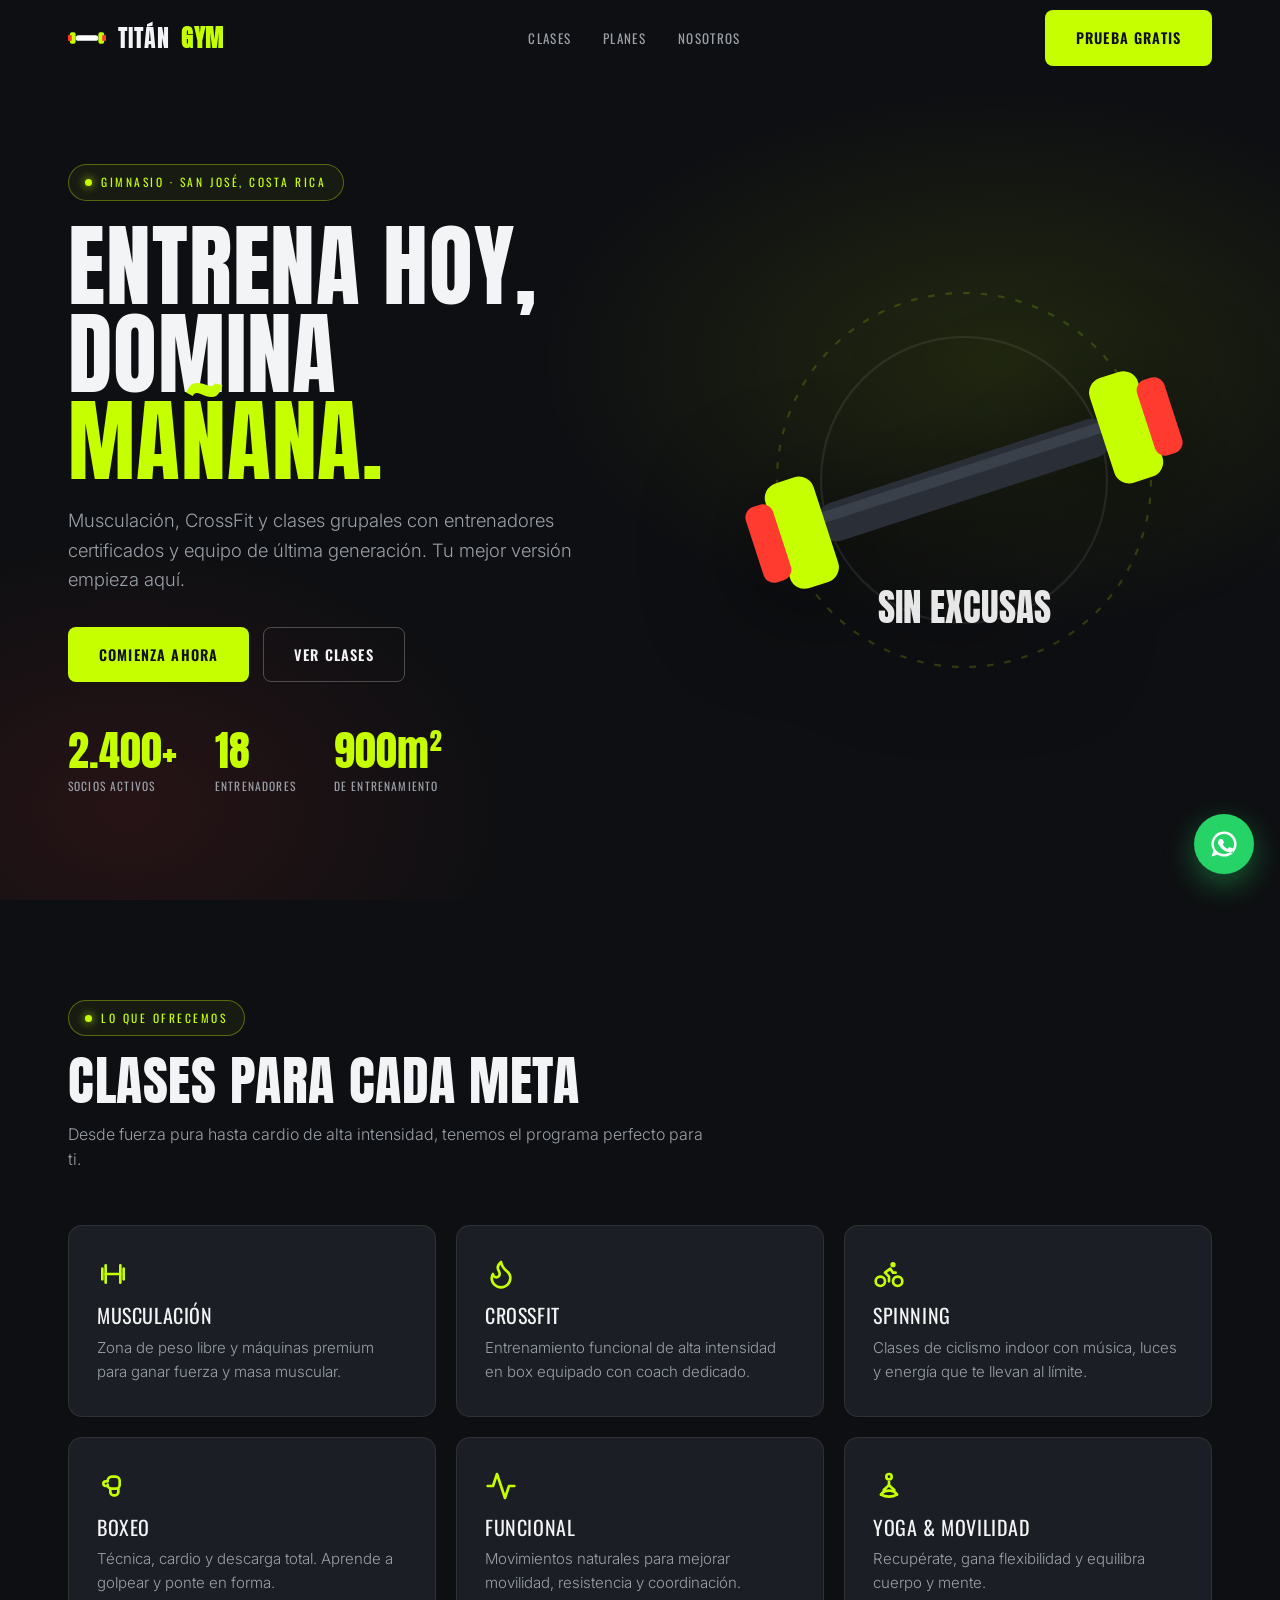
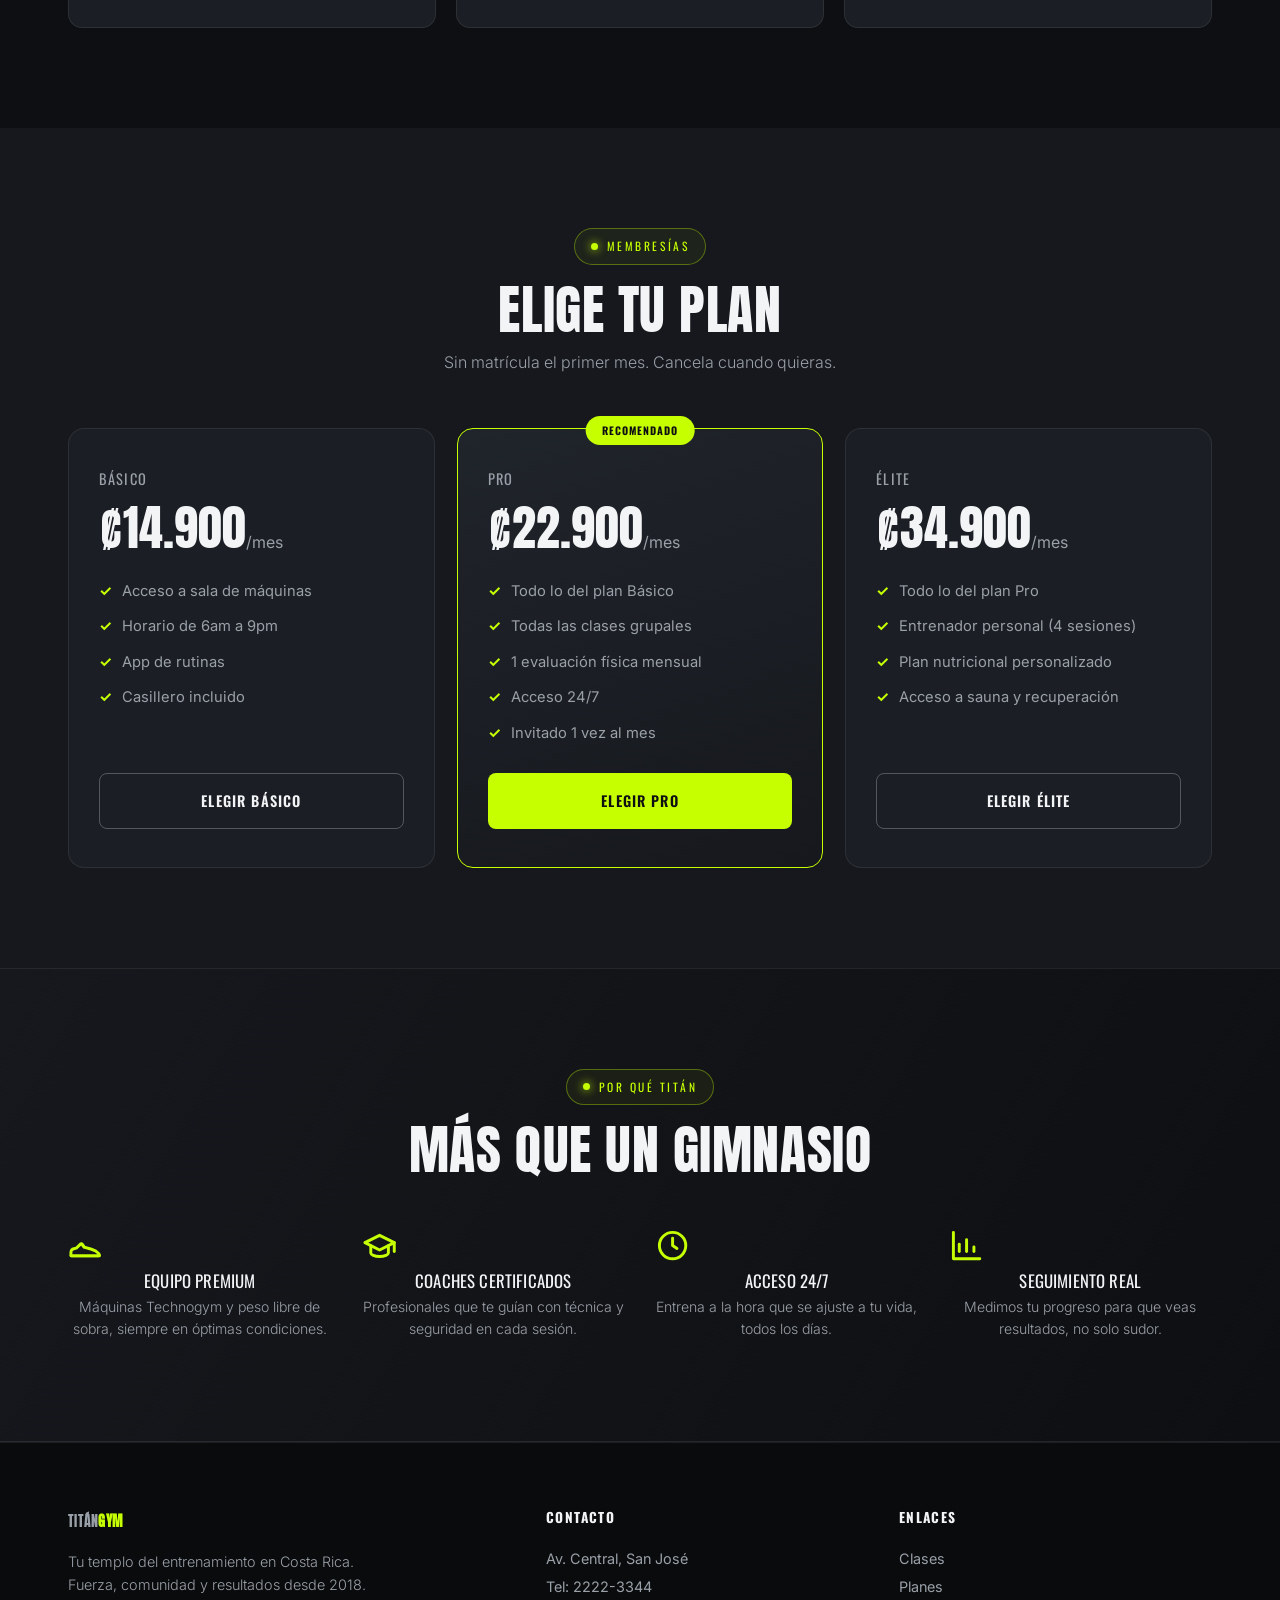
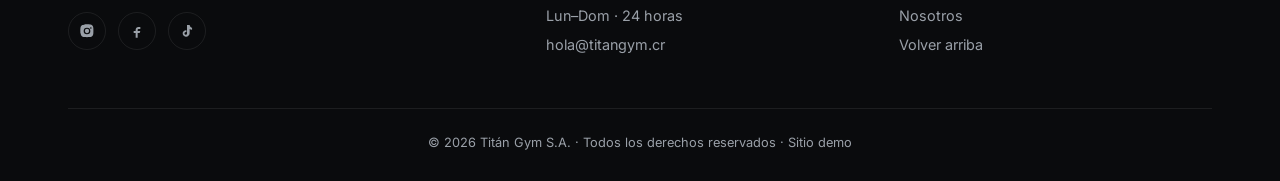
<file: proyectos/gym-titan/index.html>
<!doctype html>
<html lang="es">
<head>
<meta charset="utf-8">
<meta name="viewport" content="width=device-width,initial-scale=1">
<title>Titán Gym — Entrena como nunca | Costa Rica</title>
<meta name="description" content="Titán Gym — Musculación, CrossFit, spinning y más. Entrenadores certificados, equipos de última generación y planes para cada meta. San José, Costa Rica.">
<link rel="preconnect" href="https://fonts.googleapis.com">
<link rel="preconnect" href="https://fonts.gstatic.com" crossorigin>
<link href="https://fonts.googleapis.com/css2?family=Anton&family=Oswald:wght@500;600;700&family=Inter:wght@300;400;500;600&display=swap" rel="stylesheet">
<style>
:root{
  --bg:#0E0F12; --bg2:#16181D; --card:#1B1E24; --line:rgba(255,255,255,.08);
  --lime:#C6FF00; --red:#FF3B30; --ink:#F3F4F6; --mut:#9AA0A8;
  --disp:"Anton",system-ui,sans-serif; --os:"Oswald",system-ui,sans-serif; --sans:"Inter",system-ui,sans-serif;
}
*{margin:0;padding:0;box-sizing:border-box}
html{scroll-behavior:smooth}
body{background:var(--bg);color:var(--ink);font-family:var(--sans);line-height:1.6;overflow-x:hidden}
a{color:inherit;text-decoration:none}
.wrap{max-width:1200px;margin:0 auto;padding:0 28px}
.eyebrow{display:inline-flex;align-items:center;gap:9px;font-family:var(--os);text-transform:uppercase;letter-spacing:.22em;font-size:.72rem;color:var(--lime);border:1px solid rgba(198,255,0,.35);padding:8px 16px;border-radius:40px;background:rgba(198,255,0,.05)}
.eyebrow::before{content:"";width:7px;height:7px;border-radius:50%;background:var(--lime);box-shadow:0 0 10px var(--lime)}
h1,h2,h3{font-family:var(--disp);font-weight:400;text-transform:uppercase;line-height:.98;letter-spacing:.01em}
.accent{color:var(--lime)}
.btn{display:inline-flex;align-items:center;gap:9px;font-family:var(--os);text-transform:uppercase;letter-spacing:.08em;font-weight:600;font-size:.9rem;padding:15px 30px;border-radius:8px;cursor:pointer;transition:.25s;border:1px solid transparent}
.btn--p{background:var(--lime);color:#0E0F12}
.btn--p:hover{transform:translateY(-3px);box-shadow:0 12px 30px rgba(198,255,0,.28)}
.btn--g{border-color:rgba(255,255,255,.25);color:var(--ink)}
.btn--g:hover{border-color:var(--lime);color:var(--lime)}

/* header */
header{position:fixed;top:0;left:0;right:0;z-index:50;transition:.3s}
header.solid{background:rgba(14,15,18,.85);backdrop-filter:blur(12px);border-bottom:1px solid var(--line)}
.nav{display:flex;align-items:center;justify-content:space-between;height:76px}
.brand{display:flex;align-items:center;gap:12px;font-family:var(--disp);font-size:1.5rem;text-transform:uppercase;letter-spacing:.02em}
.brand .mk{width:38px;height:38px;flex:none}
.brand b{color:var(--lime)}
.links{display:flex;gap:32px;font-family:var(--os);text-transform:uppercase;letter-spacing:.1em;font-size:.82rem}
.links a{color:var(--mut);transition:.2s}.links a:hover{color:var(--lime)}
.burger{display:none}

/* hero */
.hero{position:relative;min-height:100vh;display:flex;align-items:center;padding:120px 0 60px;overflow:hidden}
.hero::before{content:"";position:absolute;inset:0;background:
  radial-gradient(60% 50% at 78% 40%,rgba(198,255,0,.10),transparent 60%),
  radial-gradient(50% 50% at 10% 90%,rgba(255,59,48,.10),transparent 60%);z-index:0}
.hero-grid{position:relative;z-index:1;display:grid;grid-template-columns:1.1fr .9fr;gap:40px;align-items:center;width:100%}
.hero h1{font-size:clamp(3rem,7vw,6.2rem);margin:22px 0 20px}
.hero p.sub{color:var(--mut);font-size:1.15rem;max-width:46ch;font-weight:300}
.cta{display:flex;gap:14px;flex-wrap:wrap;margin-top:32px}
.stats{display:flex;gap:38px;margin-top:48px;flex-wrap:wrap}
.stat .n{font-family:var(--disp);font-size:2.6rem;color:var(--lime);line-height:1}
.stat .l{font-family:var(--os);text-transform:uppercase;letter-spacing:.1em;font-size:.72rem;color:var(--mut);margin-top:6px}
.hero-art{position:relative;display:grid;place-items:center}
.hero-art svg{width:100%;max-width:440px;filter:drop-shadow(0 20px 50px rgba(0,0,0,.5))}

/* sections */
section{position:relative;z-index:1}
.pad{padding:100px 0}
.head{max-width:640px;margin-bottom:52px}
.head .eyebrow{margin-bottom:18px}
.head h2{font-size:clamp(2rem,4.5vw,3.4rem)}
.head p{color:var(--mut);margin-top:14px;font-weight:300}

/* services */
.grid{display:grid;grid-template-columns:repeat(3,1fr);gap:20px}
.svc{background:var(--card);border:1px solid var(--line);border-radius:14px;padding:32px 28px;transition:.28s}
.svc:hover{transform:translateY(-8px);border-color:rgba(198,255,0,.4);background:#20242b}
.svc .ic{font-size:2rem;margin-bottom:16px}
.svc .ic,.ic{color:var(--lime)}
.ic svg{display:block}
.svc h3{font-family:var(--os);text-transform:uppercase;font-size:1.25rem;letter-spacing:.03em;color:var(--ink)}
.svc p{color:var(--mut);font-size:.94rem;margin-top:10px;font-weight:300}

/* pricing */
.plans{display:grid;grid-template-columns:repeat(3,1fr);gap:22px;align-items:stretch}
.plan{background:var(--card);border:1px solid var(--line);border-radius:16px;padding:38px 30px;display:flex;flex-direction:column}
.plan.feat{background:linear-gradient(160deg,#20242b,#16181d);border-color:var(--lime);transform:scale(1.03);position:relative}
.plan.feat::before{content:"Recomendado";position:absolute;top:-13px;left:50%;transform:translateX(-50%);background:var(--lime);color:#0E0F12;font-family:var(--os);text-transform:uppercase;letter-spacing:.1em;font-size:.66rem;font-weight:700;padding:6px 16px;border-radius:20px}
.plan .t{font-family:var(--os);text-transform:uppercase;letter-spacing:.08em;color:var(--mut);font-size:.9rem}
.plan .price{font-family:var(--disp);font-size:3rem;margin:14px 0 4px;line-height:1}
.plan .price small{font-size:1rem;color:var(--mut);font-family:var(--sans)}
.plan ul{list-style:none;margin:24px 0 28px;display:flex;flex-direction:column;gap:12px}
.plan li{color:var(--mut);font-size:.92rem;display:flex;gap:10px;align-items:flex-start}
.plan li::before{content:"✓";color:var(--lime);font-weight:700}
.plan .btn{margin-top:auto;justify-content:center}

/* why band */
.why{background:linear-gradient(120deg,#16181d,#0E0F12);border-block:1px solid var(--line)}
.why-in{display:grid;grid-template-columns:repeat(4,1fr);gap:30px;text-align:center}
.why .ic{font-size:2.2rem;margin-bottom:10px}
.why h3{font-family:var(--os);text-transform:uppercase;font-size:1.05rem;color:var(--ink)}
.why p{color:var(--mut);font-size:.88rem;font-weight:300;margin-top:6px}

/* footer */
footer{background:#0a0b0d;border-top:1px solid var(--line);padding:64px 0 28px}
.foot-grid{display:grid;grid-template-columns:1.4fr 1fr 1fr;gap:40px}
.foot p{color:var(--mut);font-size:.9rem;font-weight:300;margin-top:14px;max-width:34ch}
.foot h4{font-family:var(--os);text-transform:uppercase;letter-spacing:.1em;font-size:.85rem;color:var(--ink);margin-bottom:16px}
.foot a,.foot li{color:var(--mut);font-size:.9rem;list-style:none;line-height:2;display:block}
.foot a:hover{color:var(--lime)}
.social{display:flex;gap:12px;margin-top:16px}
.social a{width:38px;height:38px;border:1px solid var(--line);border-radius:50%;display:grid;place-items:center;color:var(--mut)}
.social a:hover{border-color:var(--lime);color:var(--lime)}
.copy{text-align:center;color:var(--mut);font-size:.8rem;margin-top:48px;padding-top:24px;border-top:1px solid var(--line)}

/* whatsapp */
.wa{position:fixed;bottom:26px;right:26px;width:60px;height:60px;background:#25D366;border-radius:50%;display:grid;place-items:center;box-shadow:0 10px 30px rgba(37,211,102,.4);z-index:60;animation:waPulse 2.4s infinite}
@keyframes waPulse{0%,100%{box-shadow:0 10px 30px rgba(37,211,102,.4)}50%{box-shadow:0 10px 40px rgba(37,211,102,.7)}}

/* reveal */
.rv{opacity:0;transform:translateY(28px);transition:opacity .7s cubic-bezier(.2,.7,.2,1),transform .7s cubic-bezier(.2,.7,.2,1)}
.rv.in{opacity:1;transform:none}

@media(max-width:900px){
  .hero-grid,.foot-grid{grid-template-columns:1fr}
  .hero-art{order:-1;max-width:300px;margin:0 auto}
  .grid,.plans,.why-in{grid-template-columns:1fr}
  .plan.feat{transform:none}
  .links{display:none}
}
@media(prefers-reduced-motion:reduce){*{animation:none!important;transition:none!important}.rv{opacity:1;transform:none}}
</style>
</head>
<body>

<header id="hd">
  <div class="wrap nav">
    <a href="#top" class="brand">
      <svg class="mk" viewBox="0 0 40 40" fill="none"><rect x="2" y="14" width="6" height="12" rx="2" fill="#C6FF00"/><rect x="32" y="14" width="6" height="12" rx="2" fill="#C6FF00"/><rect x="8" y="17" width="24" height="6" rx="3" fill="#fff"/><rect x="0" y="17" width="4" height="6" fill="#FF3B30"/><rect x="36" y="17" width="4" height="6" fill="#FF3B30"/></svg>
      TITÁN<b>GYM</b>
    </a>
    <nav class="links">
      <a href="#clases">Clases</a>
      <a href="#planes">Planes</a>
      <a href="#nosotros">Nosotros</a>
    </nav>
    <a href="#planes" class="btn btn--p">Prueba gratis</a>
  </div>
</header>

<main id="top">
<section class="hero">
  <div class="wrap hero-grid">
    <div>
      <span class="eyebrow">Gimnasio · San José, Costa Rica</span>
      <h1>Entrena hoy,<br>domina <span class="accent">mañana.</span></h1>
      <p class="sub">Musculación, CrossFit y clases grupales con entrenadores certificados y equipo de última generación. Tu mejor versión empieza aquí.</p>
      <div class="cta">
        <a href="#planes" class="btn btn--p">Comienza ahora</a>
        <a href="#clases" class="btn btn--g">Ver clases</a>
      </div>
      <div class="stats">
        <div class="stat"><div class="n">2.400+</div><div class="l">Socios activos</div></div>
        <div class="stat"><div class="n">18</div><div class="l">Entrenadores</div></div>
        <div class="stat"><div class="n">900m²</div><div class="l">De entrenamiento</div></div>
      </div>
    </div>
    <div class="hero-art">
      <svg viewBox="0 0 400 400" fill="none">
        <circle cx="200" cy="200" r="170" stroke="rgba(198,255,0,.18)" stroke-width="2" stroke-dasharray="6 10"/>
        <circle cx="200" cy="200" r="130" stroke="rgba(255,255,255,.08)" stroke-width="2"/>
        <g transform="rotate(-18 200 200)">
          <rect x="60" y="182" width="280" height="36" rx="18" fill="#2a2f37"/>
          <rect x="60" y="188" width="280" height="10" rx="5" fill="#3a4049"/>
          <rect x="22" y="150" width="46" height="100" rx="14" fill="#C6FF00"/>
          <rect x="0" y="164" width="26" height="72" rx="10" fill="#FF3B30"/>
          <rect x="332" y="150" width="46" height="100" rx="14" fill="#C6FF00"/>
          <rect x="374" y="164" width="26" height="72" rx="10" fill="#FF3B30"/>
        </g>
        <text x="200" y="330" text-anchor="middle" font-family="Anton" font-size="34" fill="rgba(255,255,255,.9)">SIN EXCUSAS</text>
      </svg>
    </div>
  </div>
</section>

<section class="pad" id="clases">
  <div class="wrap">
    <div class="head rv">
      <span class="eyebrow">Lo que ofrecemos</span>
      <h2>Clases para cada meta</h2>
      <p>Desde fuerza pura hasta cardio de alta intensidad, tenemos el programa perfecto para ti.</p>
    </div>
    <div class="grid">
      <div class="svc rv"><div class="ic"><svg width="1em" height="1em" viewBox="0 0 24 24" fill="none" stroke="currentColor" stroke-width="2" stroke-linecap="round" stroke-linejoin="round" style="display:block"><path d="M4 8v8"/><path d="M6.5 5.5v13"/><path d="M6.5 12h11"/><path d="M17.5 5.5v13"/><path d="M20 8v8"/></svg></div><h3>Musculación</h3><p>Zona de peso libre y máquinas premium para ganar fuerza y masa muscular.</p></div>
      <div class="svc rv"><div class="ic"><svg width="1em" height="1em" viewBox="0 0 24 24" fill="none" stroke="currentColor" stroke-width="2" stroke-linecap="round" stroke-linejoin="round" style="display:block"><path d="M8.5 14.5A2.5 2.5 0 0 0 11 12c0-1.38-.5-2-1-3-1.072-2.143-.224-4.054 2-6 .5 2.5 2 4.9 4 6.5 2 1.6 3 3.5 3 5.5a7 7 0 1 1-14 0c0-1.153.433-2.294 1-3a2.5 2.5 0 0 0 2.5 2.5z"/></svg></div><h3>CrossFit</h3><p>Entrenamiento funcional de alta intensidad en box equipado con coach dedicado.</p></div>
      <div class="svc rv"><div class="ic"><svg width="1em" height="1em" viewBox="0 0 24 24" fill="none" stroke="currentColor" stroke-width="2" stroke-linecap="round" stroke-linejoin="round" style="display:block"><circle cx="18.5" cy="17.5" r="3.5"/><circle cx="5.5" cy="17.5" r="3.5"/><circle cx="15" cy="5" r="1"/><path d="M12 17.5V14l-3-3 4-3 2 3h2"/></svg></div><h3>Spinning</h3><p>Clases de ciclismo indoor con música, luces y energía que te llevan al límite.</p></div>
      <div class="svc rv"><div class="ic"><svg width="1em" height="1em" viewBox="0 0 24 24" fill="none" stroke="currentColor" stroke-width="2" stroke-linecap="round" stroke-linejoin="round" style="display:block"><path d="M8 8a3 3 0 0 1 3-3h3a3 3 0 0 1 3 3v3a3 3 0 0 1-3 3h-3a3 3 0 0 1-3-3"/><path d="M8 8.5H6.5a1.75 1.75 0 0 0 0 3.5H8"/><path d="M10 14v2.5a2.5 2.5 0 0 0 2.5 2.5h1a2.5 2.5 0 0 0 2.5-2.5V14"/></svg></div><h3>Boxeo</h3><p>Técnica, cardio y descarga total. Aprende a golpear y ponte en forma.</p></div>
      <div class="svc rv"><div class="ic"><svg width="1em" height="1em" viewBox="0 0 24 24" fill="none" stroke="currentColor" stroke-width="2" stroke-linecap="round" stroke-linejoin="round" style="display:block"><path d="M22 12h-4l-3 9L9 3l-3 9H2"/></svg></div><h3>Funcional</h3><p>Movimientos naturales para mejorar movilidad, resistencia y coordinación.</p></div>
      <div class="svc rv"><div class="ic"><svg width="1em" height="1em" viewBox="0 0 24 24" fill="none" stroke="currentColor" stroke-width="2" stroke-linecap="round" stroke-linejoin="round" style="display:block"><circle cx="12" cy="5" r="2"/><path d="M12 9v2.5"/><path d="M6 18.5c1.2-2 3.5-3 6-3s4.8 1 6 3"/><path d="M6 18.5c1.8 1 3.8 1.5 6 1.5s4.2-.5 6-1.5"/><path d="M12 11.5 8 15"/><path d="M12 11.5 16 15"/></svg></div><h3>Yoga & Movilidad</h3><p>Recupérate, gana flexibilidad y equilibra cuerpo y mente.</p></div>
    </div>
  </div>
</section>

<section class="pad" id="planes" style="background:var(--bg2)">
  <div class="wrap">
    <div class="head rv" style="margin-left:auto;margin-right:auto;text-align:center">
      <span class="eyebrow">Membresías</span>
      <h2>Elige tu plan</h2>
      <p>Sin matrícula el primer mes. Cancela cuando quieras.</p>
    </div>
    <div class="plans">
      <div class="plan rv">
        <div class="t">Básico</div>
        <div class="price">₡14.900<small>/mes</small></div>
        <ul>
          <li>Acceso a sala de máquinas</li>
          <li>Horario de 6am a 9pm</li>
          <li>App de rutinas</li>
          <li>Casillero incluido</li>
        </ul>
        <a href="#" class="btn btn--g">Elegir Básico</a>
      </div>
      <div class="plan feat rv">
        <div class="t">Pro</div>
        <div class="price">₡22.900<small>/mes</small></div>
        <ul>
          <li>Todo lo del plan Básico</li>
          <li>Todas las clases grupales</li>
          <li>1 evaluación física mensual</li>
          <li>Acceso 24/7</li>
          <li>Invitado 1 vez al mes</li>
        </ul>
        <a href="#" class="btn btn--p">Elegir Pro</a>
      </div>
      <div class="plan rv">
        <div class="t">Élite</div>
        <div class="price">₡34.900<small>/mes</small></div>
        <ul>
          <li>Todo lo del plan Pro</li>
          <li>Entrenador personal (4 sesiones)</li>
          <li>Plan nutricional personalizado</li>
          <li>Acceso a sauna y recuperación</li>
        </ul>
        <a href="#" class="btn btn--g">Elegir Élite</a>
      </div>
    </div>
  </div>
</section>

<section class="why pad" id="nosotros">
  <div class="wrap">
    <div class="head rv" style="margin-left:auto;margin-right:auto;text-align:center">
      <span class="eyebrow">Por qué Titán</span>
      <h2>Más que un gimnasio</h2>
    </div>
    <div class="why-in">
      <div class="rv"><div class="ic"><svg width="1em" height="1em" viewBox="0 0 24 24" fill="none" stroke="currentColor" stroke-width="2" stroke-linecap="round" stroke-linejoin="round" style="display:block"><path d="M2 16.5c0-1 .3-1.5 1-2l3-1 2.5-2.5c.4-.4 1-.3 1.3.2L11 13l5 1.5c2.5.7 4 1.8 5 3 .3.4.5 1 .5 1.5H3a1 1 0 0 1-1-1v-1.5Z"/><path d="M2 19h19"/><path d="M9.5 11.2 11 13"/></svg></div><h3>Equipo premium</h3><p>Máquinas Technogym y peso libre de sobra, siempre en óptimas condiciones.</p></div>
      <div class="rv"><div class="ic"><svg width="1em" height="1em" viewBox="0 0 24 24" fill="none" stroke="currentColor" stroke-width="2" stroke-linecap="round" stroke-linejoin="round" style="display:block"><path d="M22 10 12 5 2 10l10 5 10-5Z"/><path d="M6 12v5c0 1 2.5 2.5 6 2.5s6-1.5 6-2.5v-5"/><path d="M22 10v6"/></svg></div><h3>Coaches certificados</h3><p>Profesionales que te guían con técnica y seguridad en cada sesión.</p></div>
      <div class="rv"><div class="ic"><svg width="1em" height="1em" viewBox="0 0 24 24" fill="none" stroke="currentColor" stroke-width="2" stroke-linecap="round" stroke-linejoin="round" style="display:block"><circle cx="12" cy="12" r="9"/><path d="M12 7v5l3 2"/></svg></div><h3>Acceso 24/7</h3><p>Entrena a la hora que se ajuste a tu vida, todos los días.</p></div>
      <div class="rv"><div class="ic"><svg width="1em" height="1em" viewBox="0 0 24 24" fill="none" stroke="currentColor" stroke-width="2" stroke-linecap="round" stroke-linejoin="round" style="display:block"><path d="M3 3v18h18"/><path d="M7 16v-5"/><path d="M12 16V8"/><path d="M17 16v-3"/></svg></div><h3>Seguimiento real</h3><p>Medimos tu progreso para que veas resultados, no solo sudor.</p></div>
    </div>
  </div>
</section>

<footer>
  <div class="wrap">
    <div class="foot-grid">
      <div class="foot">
        <a href="#top" class="brand">TITÁN<b>GYM</b></a>
        <p>Tu templo del entrenamiento en Costa Rica. Fuerza, comunidad y resultados desde 2018.</p>
        <div class="social">
          <a href="#" aria-label="Instagram"><svg width="16" height="16" viewBox="0 0 24 24" fill="currentColor"><path d="M12 2c2.7 0 3 0 4.1.1 1 .1 1.7.2 2.3.5.6.2 1.1.5 1.6 1 .5.5.8 1 1 1.6.2.6.4 1.3.5 2.3.1 1.1.1 1.4.1 4.1s0 3-.1 4.1c-.1 1-.2 1.7-.5 2.3-.2.6-.5 1.1-1 1.6-.5.5-1 .8-1.6 1-.6.2-1.3.4-2.3.5-1.1.1-1.4.1-4.1.1s-3 0-4.1-.1c-1-.1-1.7-.2-2.3-.5-.6-.2-1.1-.5-1.6-1-.5-.5-.8-1-1-1.6-.2-.6-.4-1.3-.5-2.3C2 15 2 14.7 2 12s0-3 .1-4.1c.1-1 .2-1.7.5-2.3.2-.6.5-1.1 1-1.6.5-.5 1-.8 1.6-1 .6-.2 1.3-.4 2.3-.5C9 2 9.3 2 12 2zm0 5a5 5 0 100 10 5 5 0 000-10zm0 8.2a3.2 3.2 0 110-6.4 3.2 3.2 0 010 6.4zM17.8 6.2a1.2 1.2 0 100 2.4 1.2 1.2 0 000-2.4z"/></svg></a>
          <a href="#" aria-label="Facebook"><svg width="16" height="16" viewBox="0 0 24 24" fill="currentColor"><path d="M14 9h3V6h-3c-2.2 0-4 1.8-4 4v2H7v3h3v7h3v-7h3l1-3h-4v-2c0-.6.4-1 1-1z"/></svg></a>
          <a href="#" aria-label="TikTok"><svg width="16" height="16" viewBox="0 0 24 24" fill="currentColor"><path d="M16 3c.3 2.1 1.5 3.8 3.6 4.2v2.9c-1.3.1-2.5-.3-3.6-1v5.9c0 3.3-2.7 5.9-6 5.5-2.6-.3-4.6-2.5-4.5-5.1.1-2.9 2.7-5 5.6-4.6v3c-.5-.2-1-.2-1.5 0-1 .3-1.6 1.3-1.3 2.4.2.9 1.1 1.5 2 1.4 1-.1 1.7-.9 1.7-1.9V3H16z"/></svg></a>
        </div>
      </div>
      <div class="foot">
        <h4>Contacto</h4>
        <ul>
          <li>Av. Central, San José</li>
          <li>Tel: 2222-3344</li>
          <li>Lun–Dom · 24 horas</li>
          <li>hola@titangym.cr</li>
        </ul>
      </div>
      <div class="foot">
        <h4>Enlaces</h4>
        <a href="#clases">Clases</a>
        <a href="#planes">Planes</a>
        <a href="#nosotros">Nosotros</a>
        <a href="#top">Volver arriba</a>
      </div>
    </div>
    <div class="copy">© 2026 Titán Gym S.A. · Todos los derechos reservados · Sitio demo</div>
  </div>
</footer>
</main>

<a class="wa" href="#" aria-label="WhatsApp">
  <svg width="30" height="30" viewBox="0 0 24 24" fill="#fff"><path d="M12 2a10 10 0 00-8.5 15.3L2 22l4.8-1.5A10 10 0 1012 2zm0 2a8 8 0 016.8 12.2l-.3.5.7 2.5-2.6-.7-.4.2A8 8 0 1112 4zm-3 4c-.2 0-.5 0-.7.4-.3.4-1 1-1 2.3s1 2.7 1.2 2.9c.2.2 2 3.1 5 4.2 2.5.9 3 .7 3.5.7.6-.1 1.7-.7 2-1.4.2-.7.2-1.2.2-1.4l-.6-.3s-1.6-.8-1.9-.9c-.2-.1-.4-.1-.6.1l-.8 1c-.2.2-.3.2-.5.1-.3-.1-1.2-.4-2.2-1.4-.8-.7-1.4-1.6-1.5-1.9-.2-.3 0-.4.1-.5l.4-.5c.1-.2.2-.3.3-.5v-.5c-.1-.1-.6-1.5-.9-2C9.6 8 9.4 8 9.2 8H9z"/></svg>
</a>

<script>
(function(){
  var hd=document.getElementById('hd');
  var onScroll=function(){hd.classList.toggle('solid',scrollY>30);};
  addEventListener('scroll',onScroll,{passive:true});onScroll();
  if(matchMedia('(prefers-reduced-motion:reduce)').matches){document.querySelectorAll('.rv').forEach(function(e){e.classList.add('in');});return;}
  var io=new IntersectionObserver(function(es){es.forEach(function(en){if(en.isIntersecting){en.target.classList.add('in');io.unobserve(en.target);}});},{threshold:.14});
  document.querySelectorAll('.rv').forEach(function(e){io.observe(e);});
})();
</script>
</body>
</html>
</file>
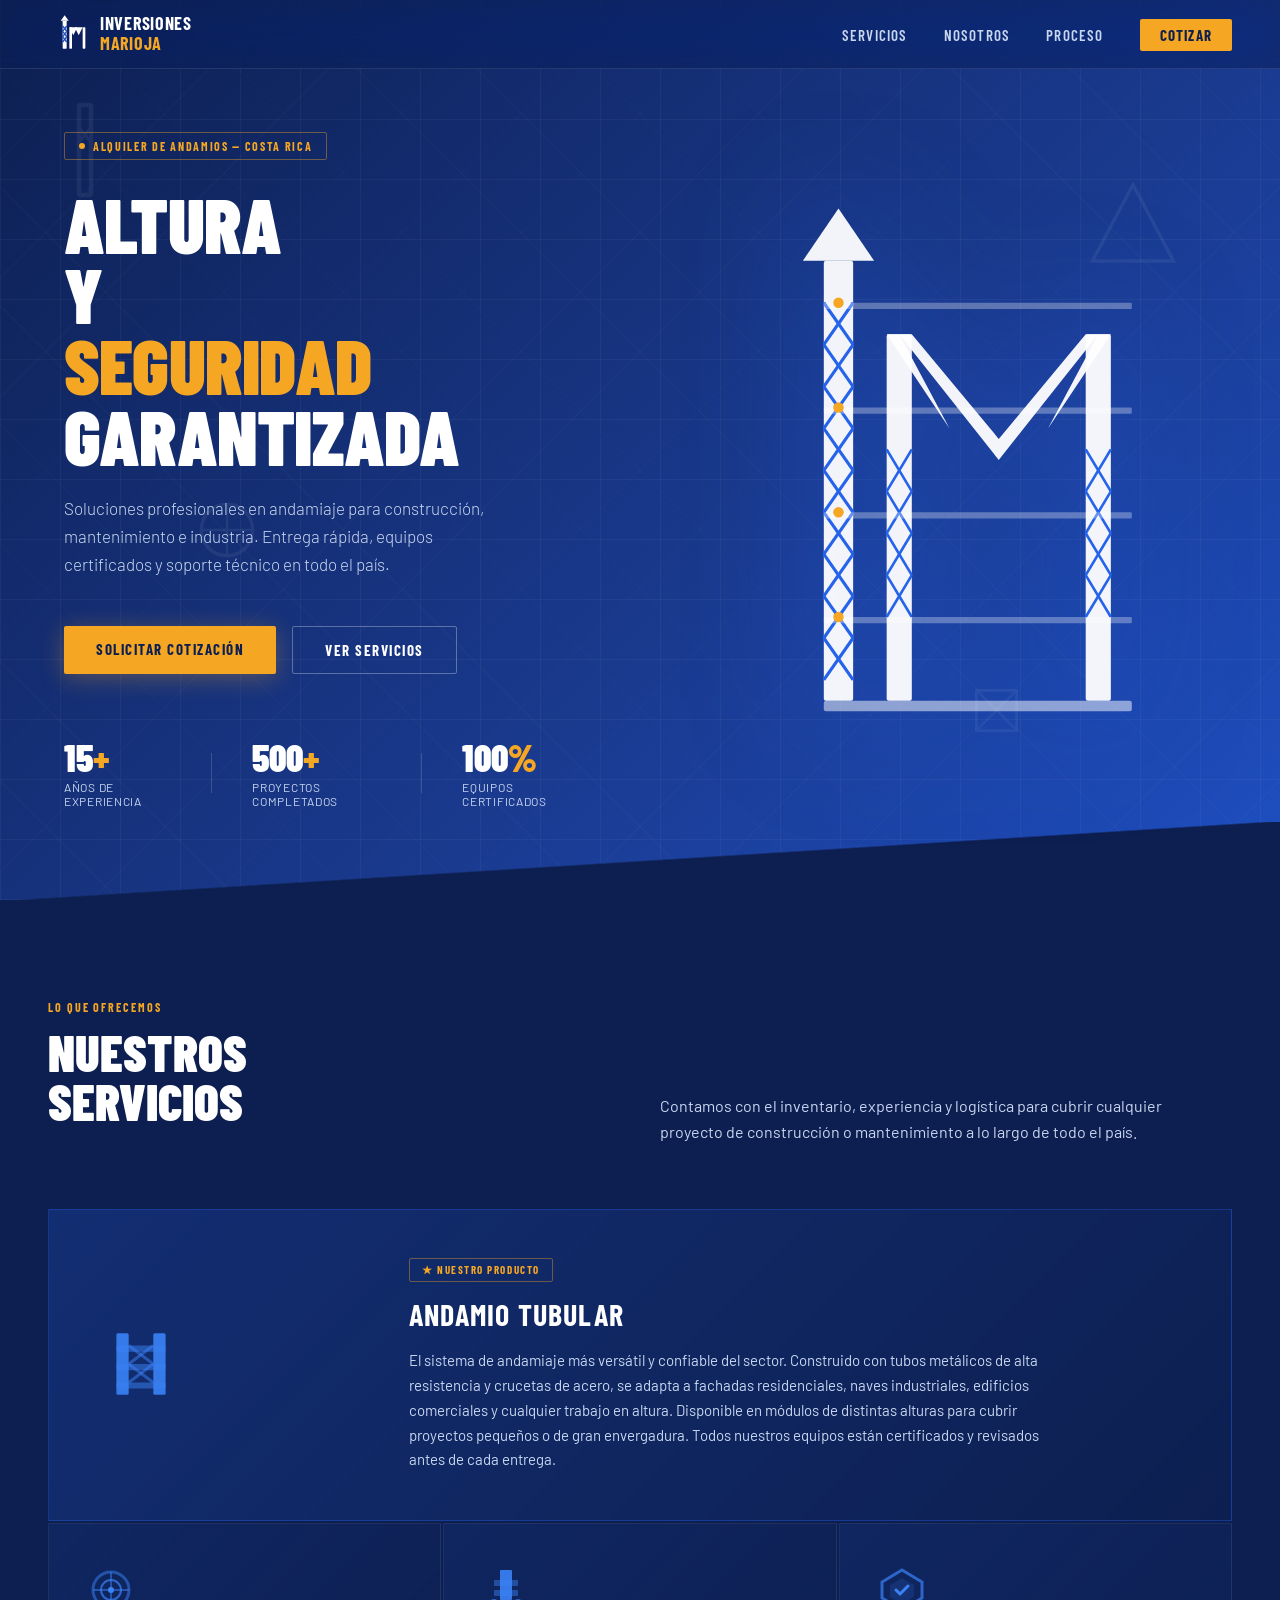
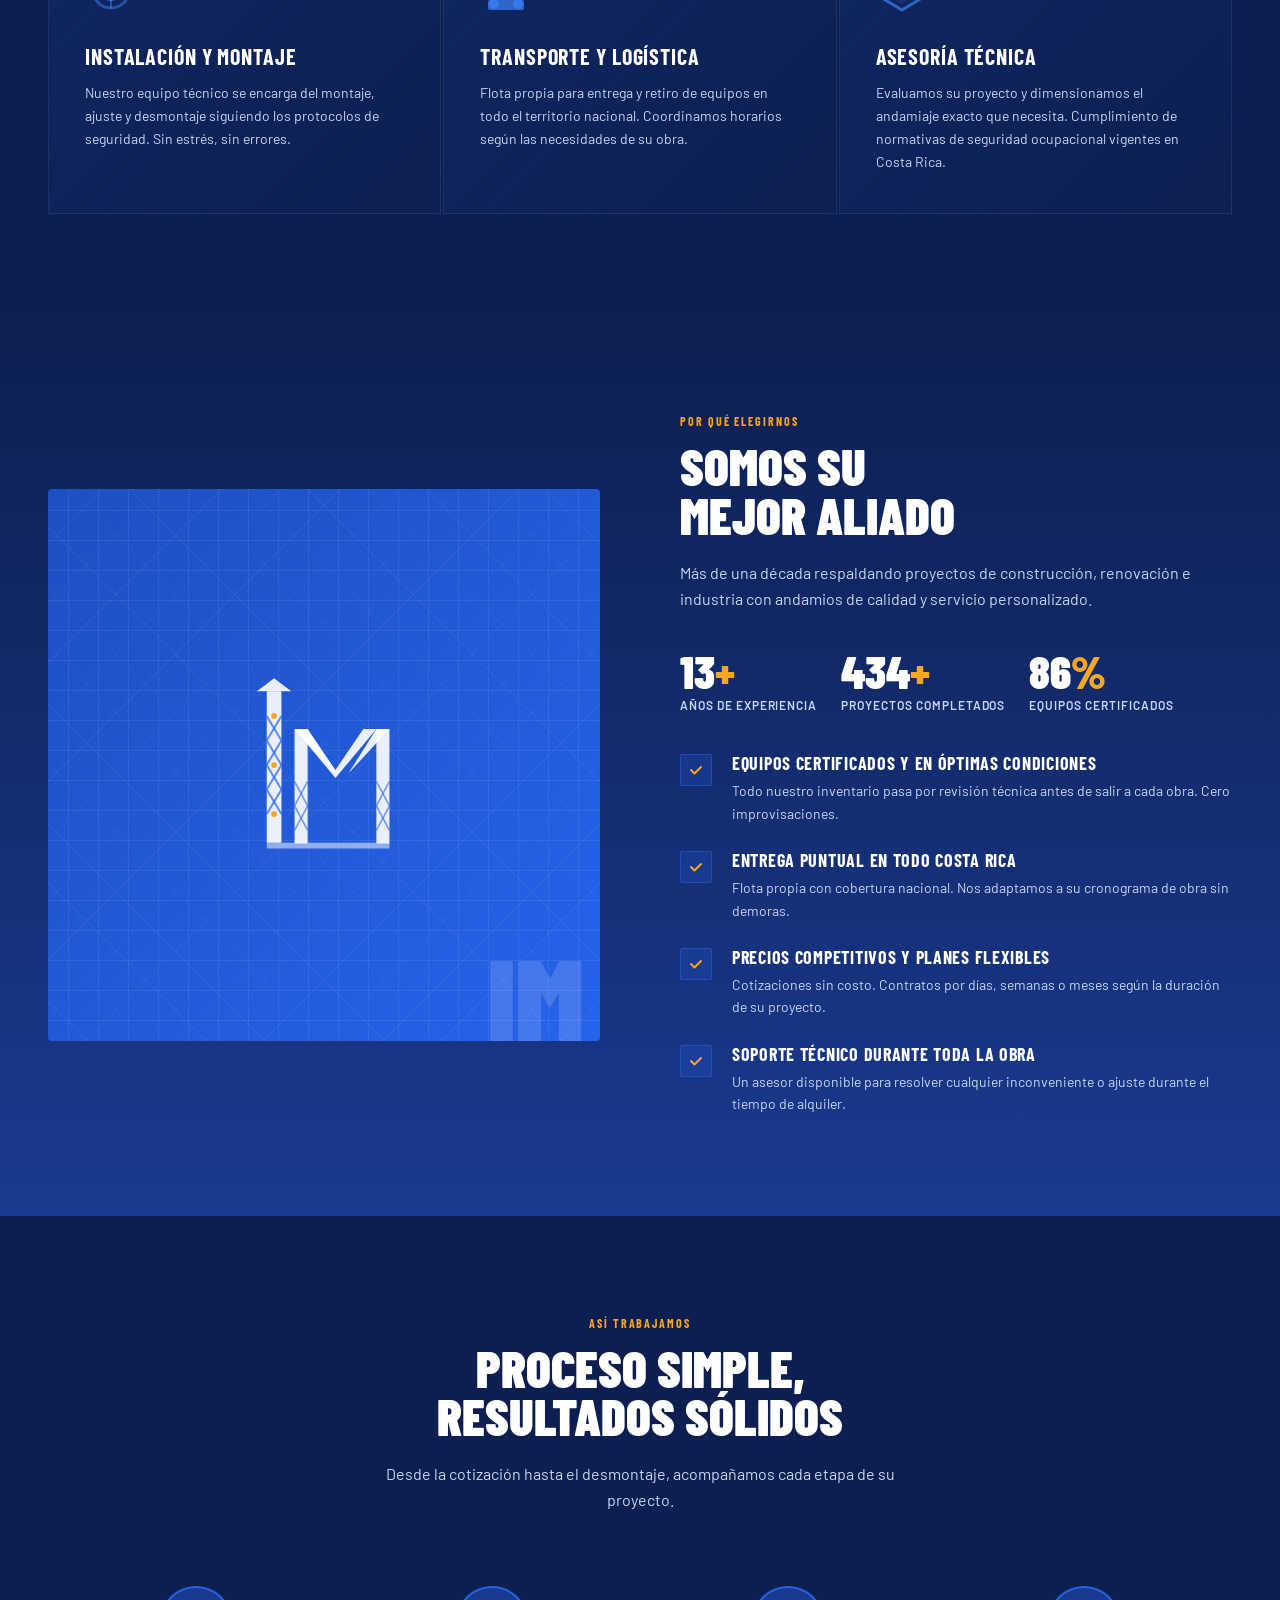
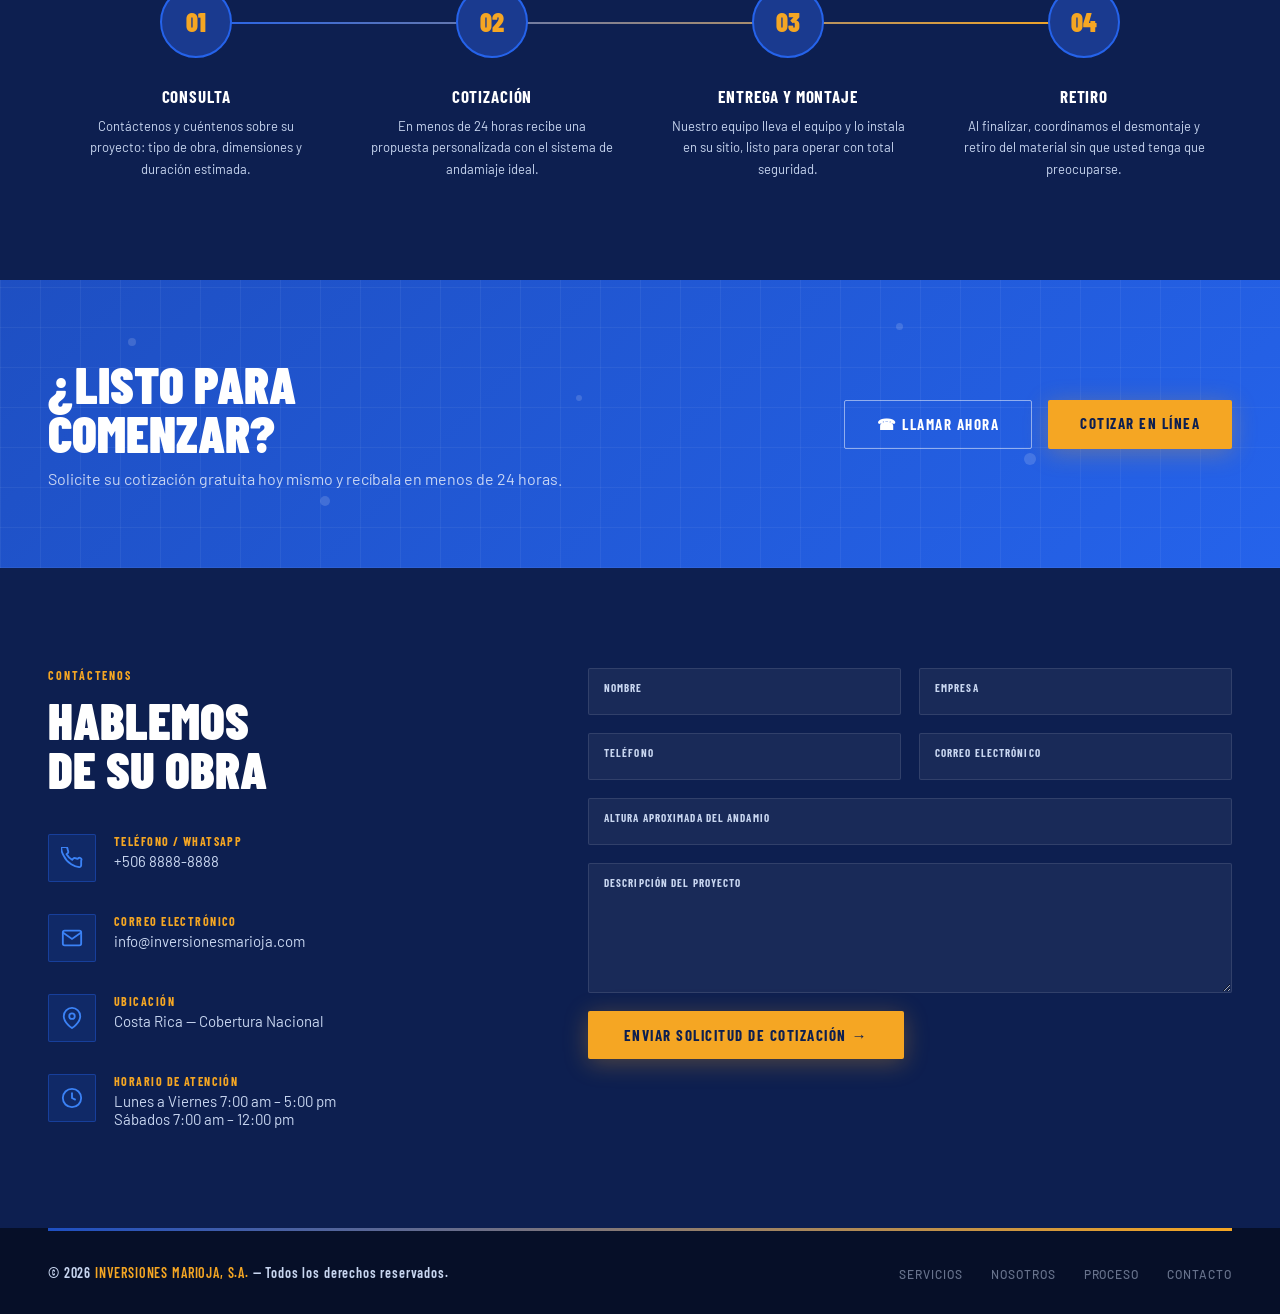
<file: proyectos/inversiones-marioja/index.html>
<!DOCTYPE html>
<html lang="es">
  <head>
    <meta charset="UTF-8" />
    <meta name="viewport" content="width=device-width, initial-scale=1.0" />
    <title>Inversiones Marioja, S.A. — Alquiler de Andamios</title>
    <link rel="preconnect" href="https://fonts.googleapis.com" />
    <link href="https://fonts.googleapis.com/css2?family=Barlow+Condensed:wght@400;600;700;900&family=Barlow:wght@300;400;500&display=swap" rel="stylesheet" />
    <script type="module" crossorigin src="assets/index-DqwrJUNt.js"></script>
    <link rel="stylesheet" crossorigin href="assets/index-CnHZMyS5.css">
  </head>
  <body>
    <div id="root"></div>
  </body>
</html>
</file>
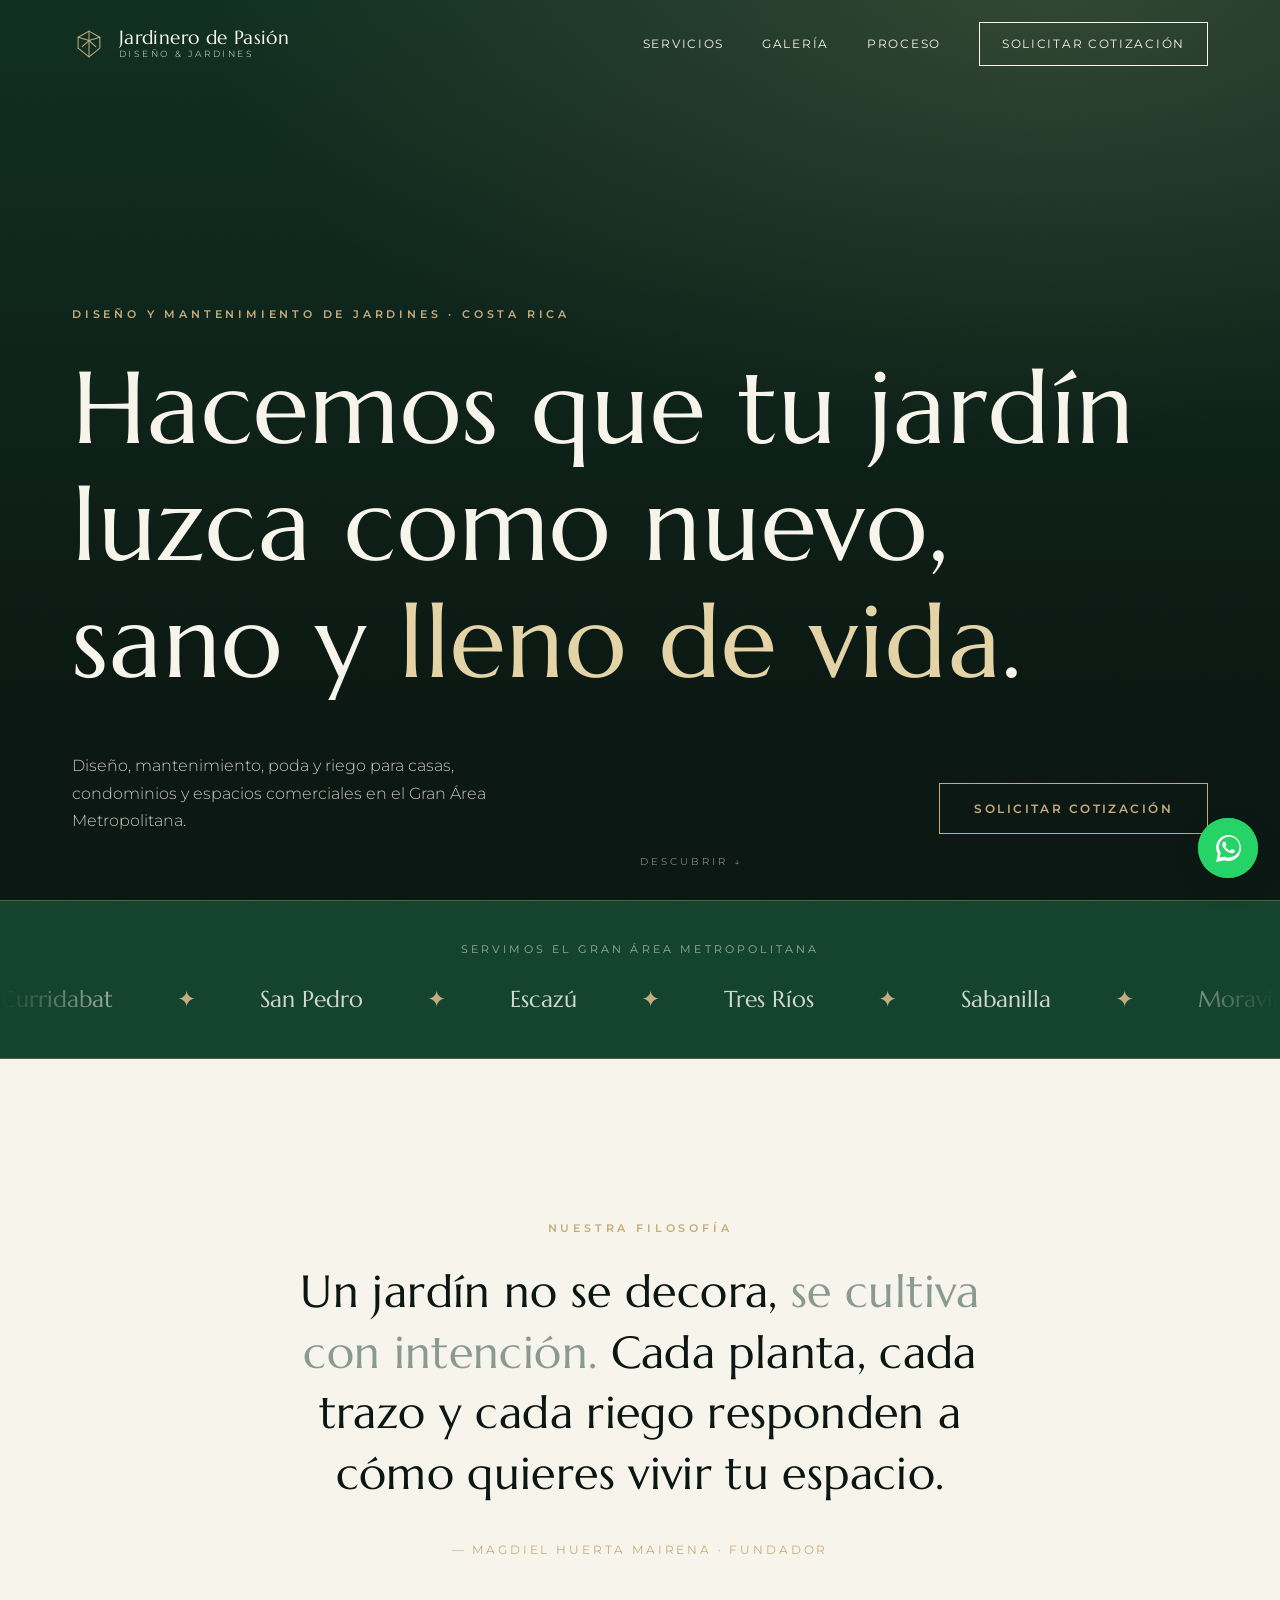
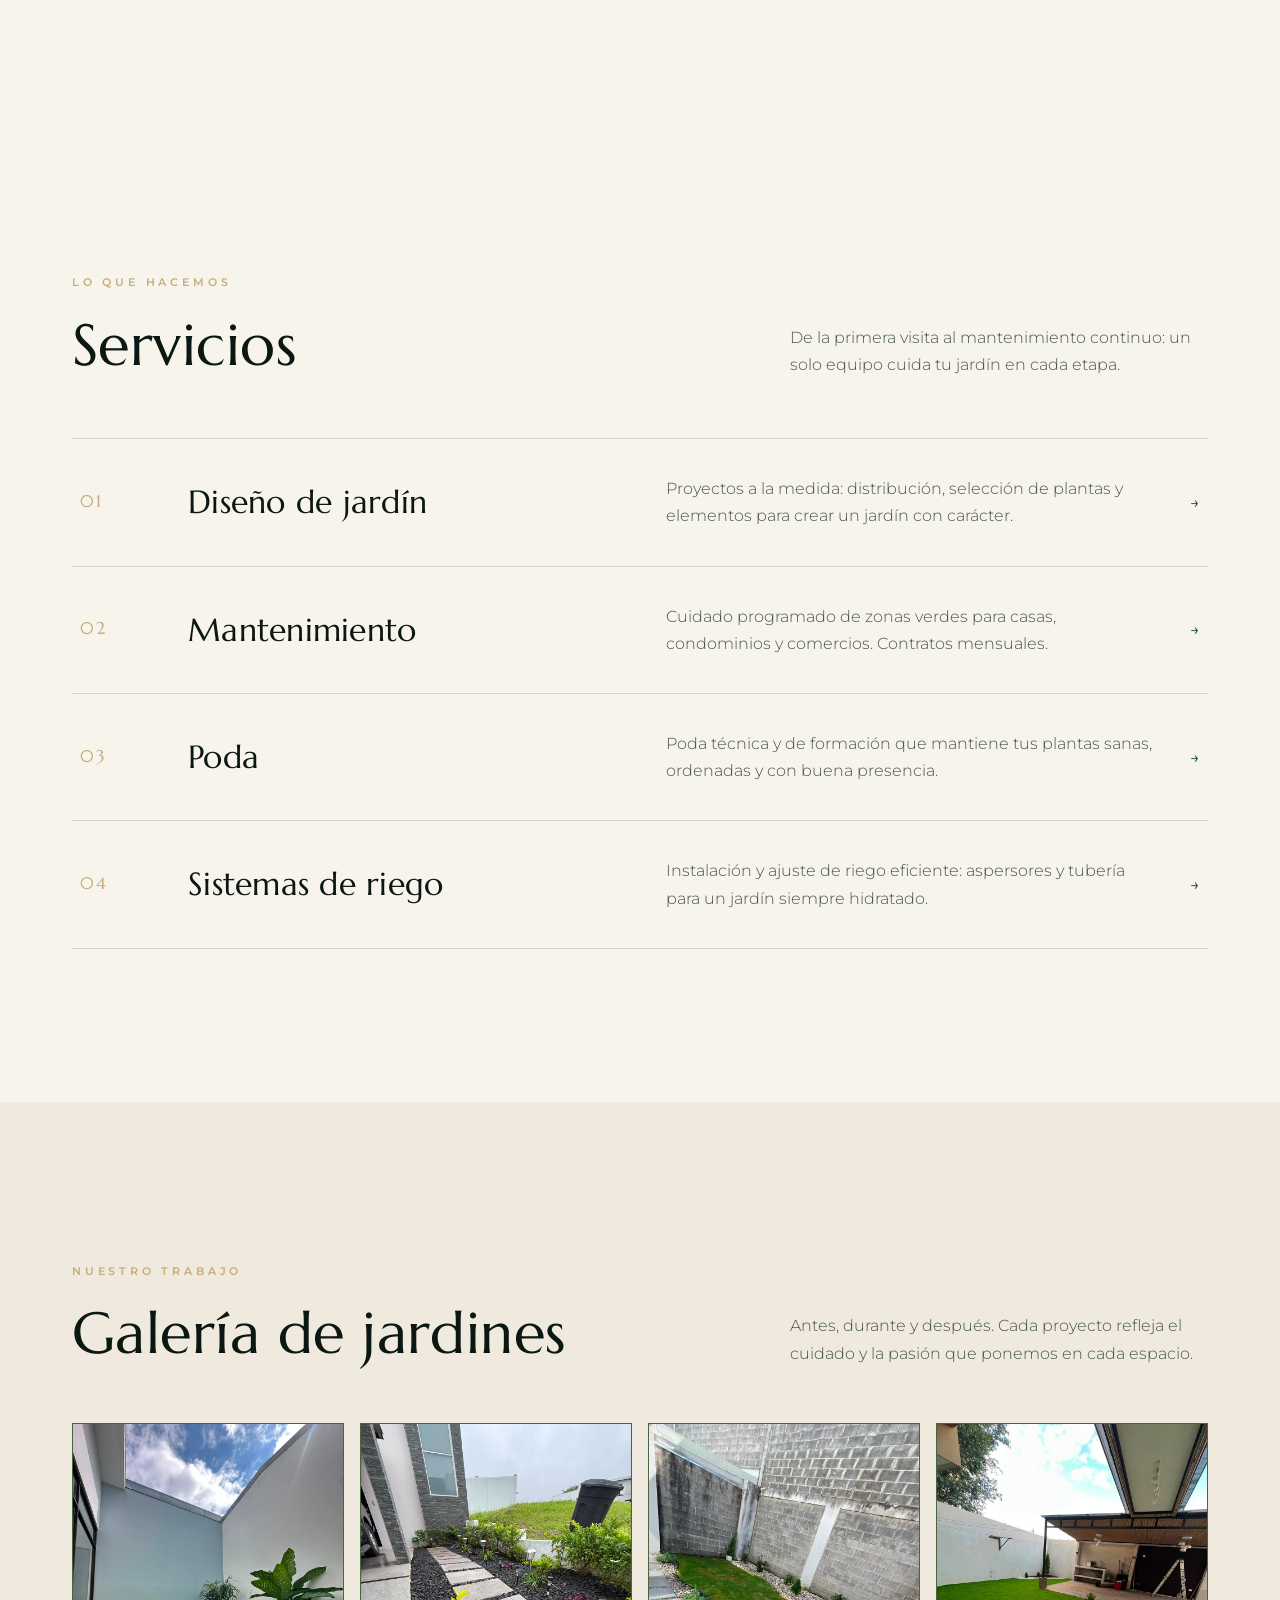
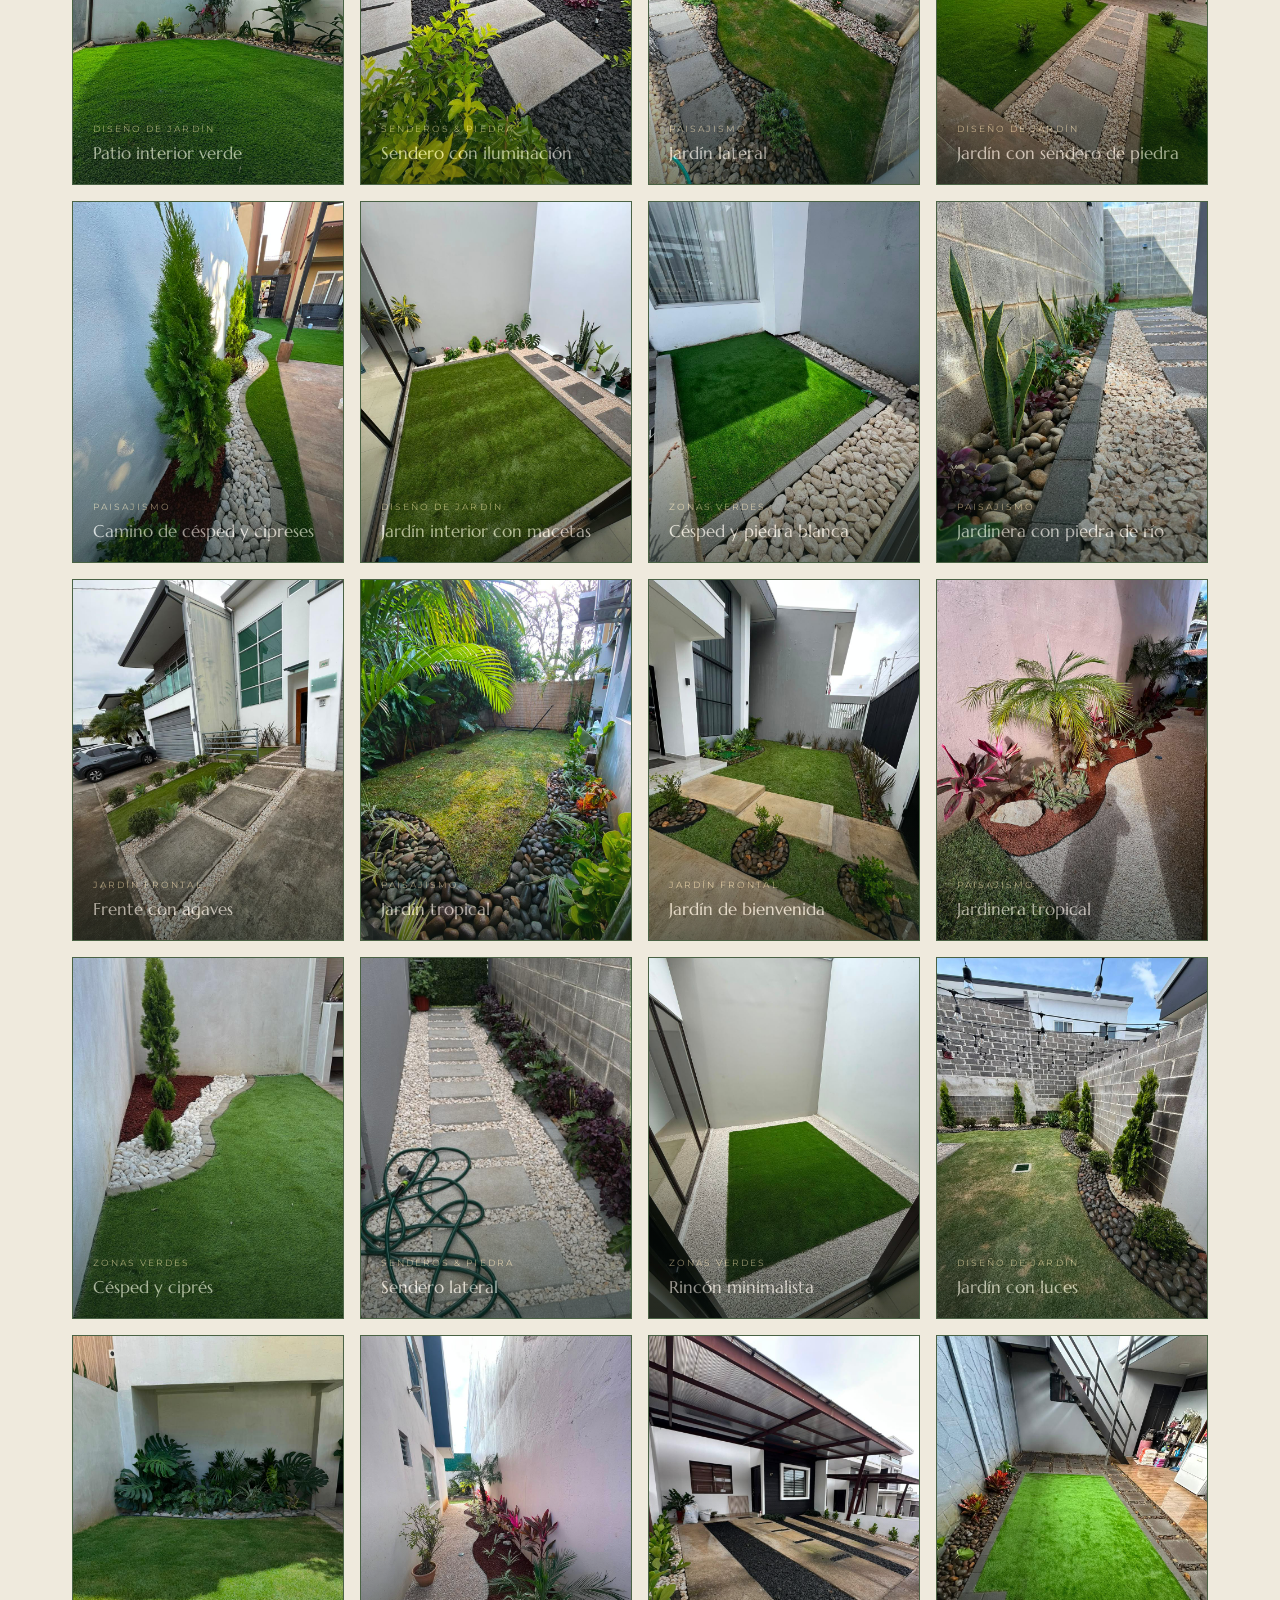
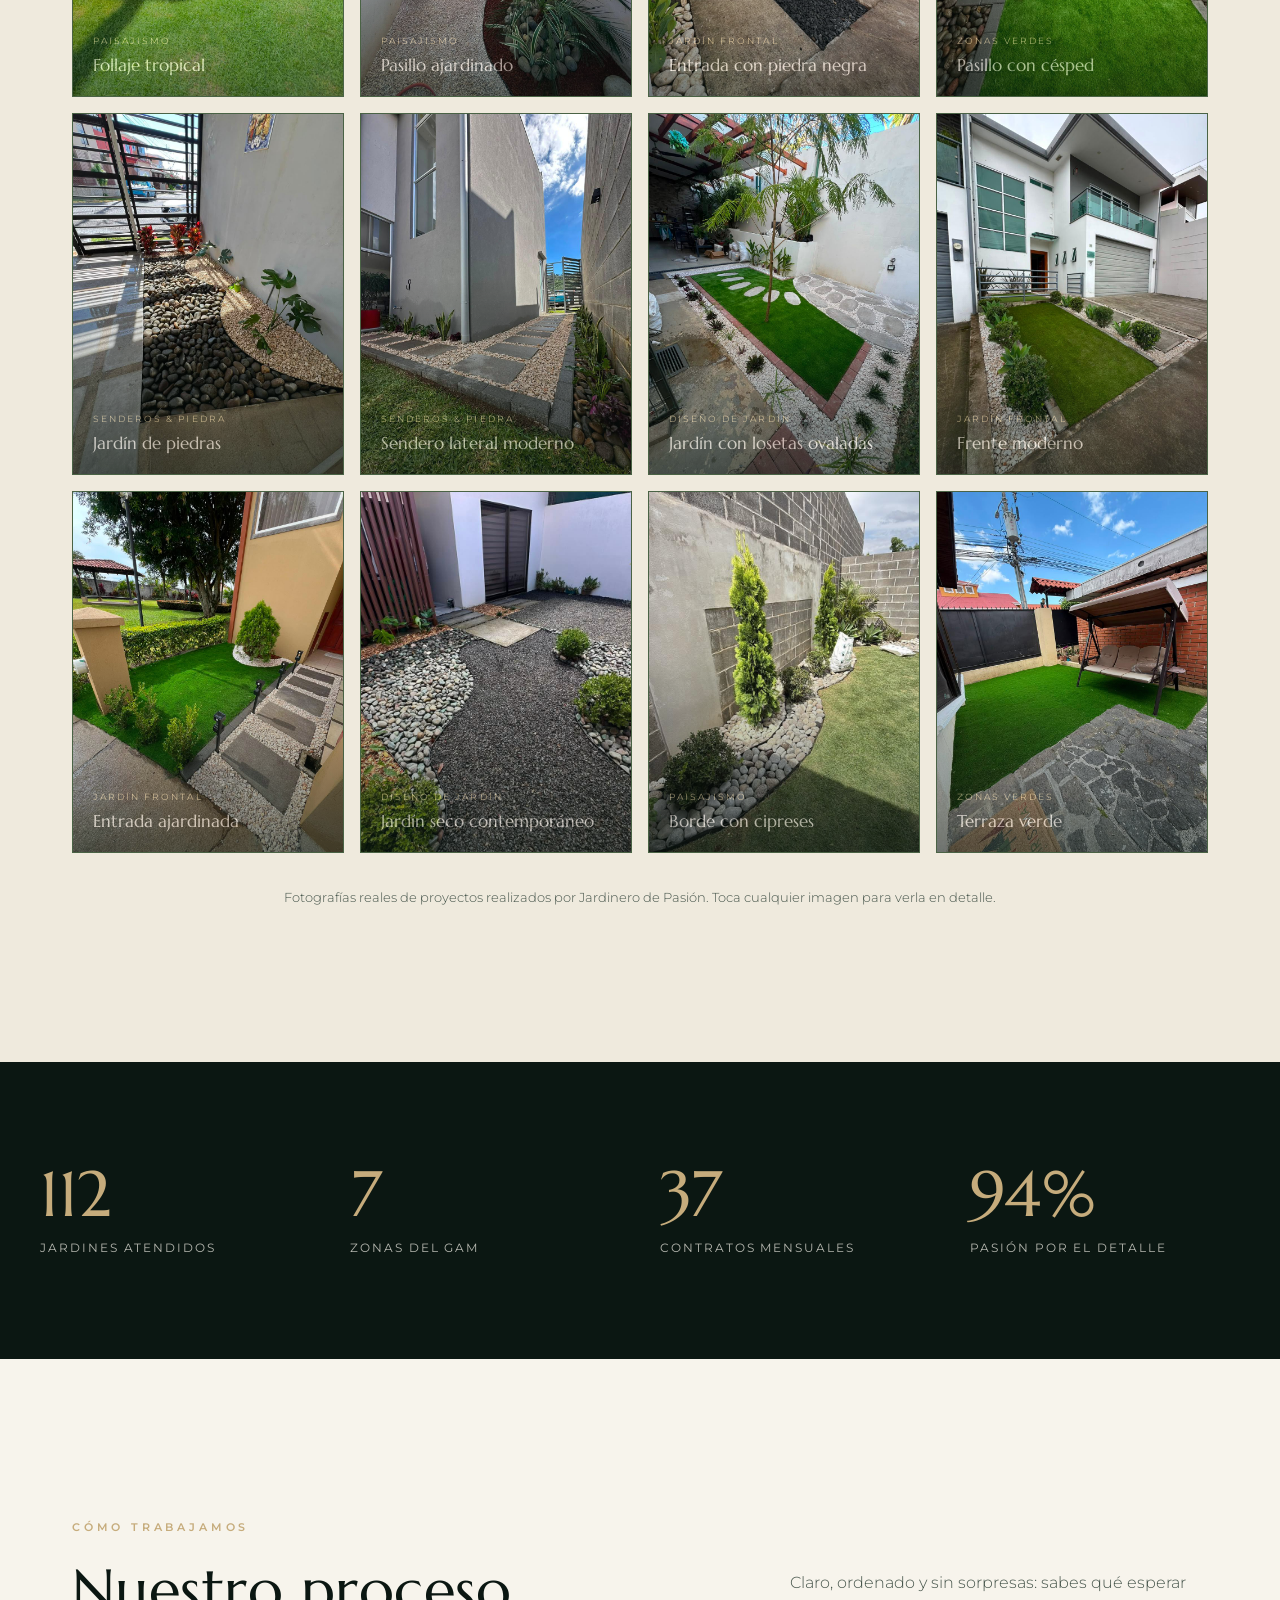
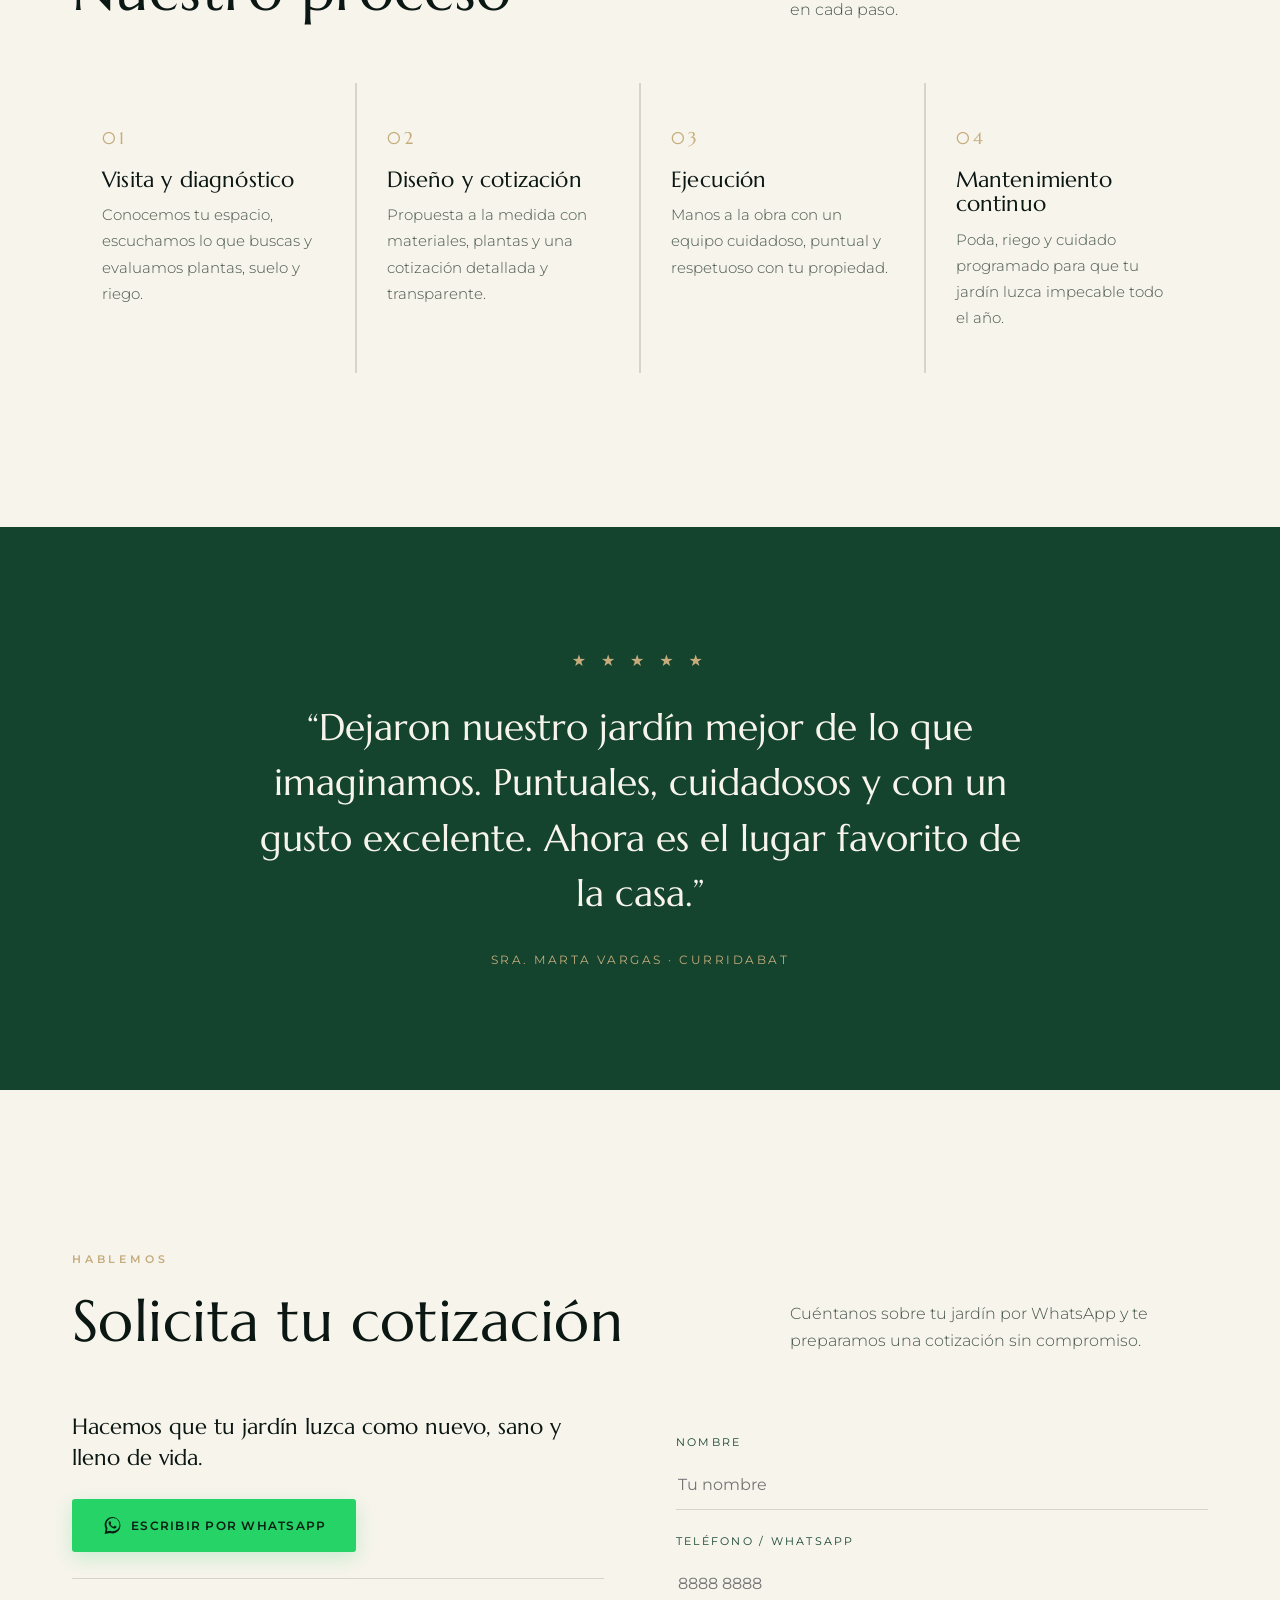
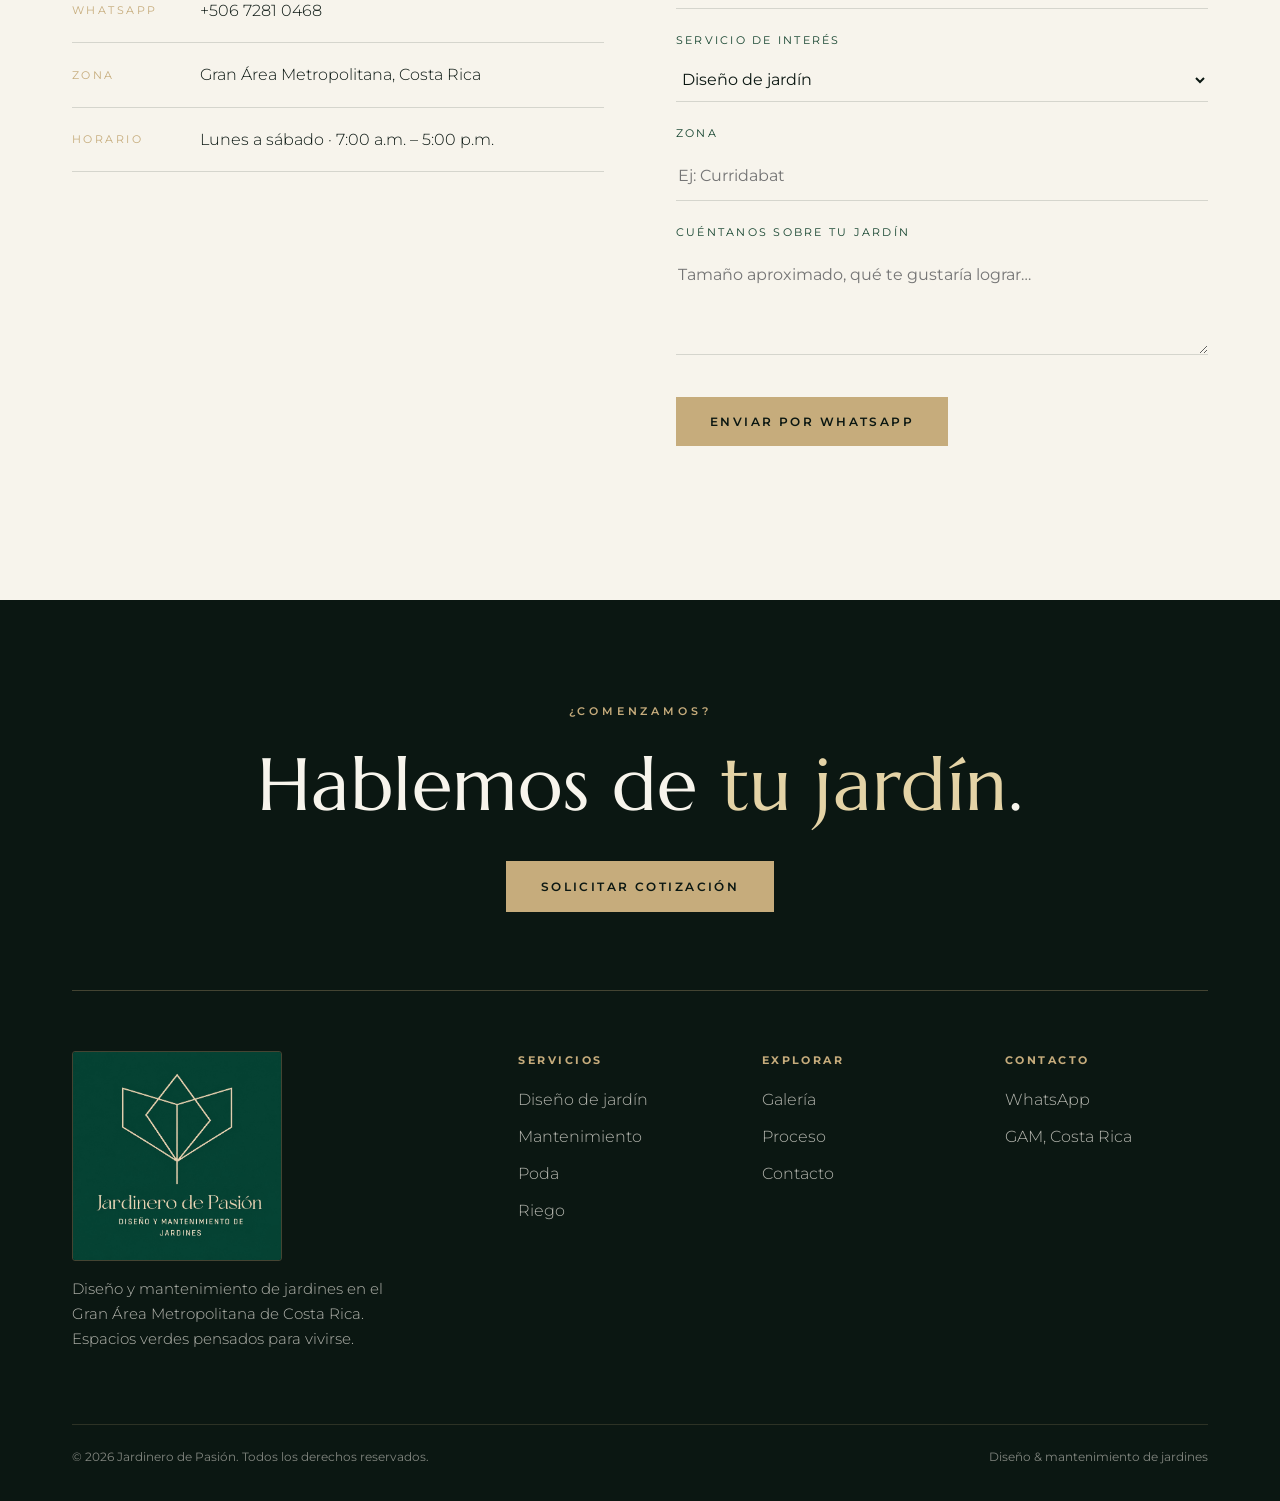
<file: proyectos/jardineros-de-pasion/index.html>
<!doctype html>
<html lang="es">
<head>
<meta charset="utf-8">
<meta name="viewport" content="width=device-width, initial-scale=1">
<title>Jardinero de Pasión · Diseño y mantenimiento de jardines</title>
<meta name="description" content="Diseño, mantenimiento, poda y riego de jardines en el Gran Área Metropolitana de Costa Rica. Jardines pensados para vivirse todo el año.">
<link rel="preconnect" href="https://fonts.googleapis.com">
<link rel="preconnect" href="https://fonts.gstatic.com" crossorigin>
<link href="https://fonts.googleapis.com/css2?family=Marcellus&family=Montserrat:wght@300;400;500;600&display=swap" rel="stylesheet">
<style>
:root{
  /* Paleta derivada del logo: verde bosque + dorado/crema */
  --ink:#0B1712;          /* casi negro verdoso */
  --brand:#14432E;        /* verde del logo (fondos oscuros) */
  --brand-d:#0F3324;
  --accent:#C6AC7C;       /* dorado */
  --accent-l:#E4D3A6;     /* crema del logotipo */
  --ivory:#F7F4EC;        /* fondo claro */
  --surface:#EFEADD;      /* segunda superficie */
  --muted:#8A9B8E;        /* texto tenue */
  --taupe:#46554B;        /* cuerpo sobre claro */
  --line:rgba(11,23,18,.14);
  --line-g:rgba(198,172,124,.30);
  --ease:cubic-bezier(.19,1,.22,1);
  --serif:"Marcellus","Iowan Old Style","Palatino Linotype",Palatino,Georgia,serif;
  --sans:"Montserrat","Helvetica Neue","Segoe UI",system-ui,Arial,sans-serif;

  --step--1:clamp(.8rem, .76rem + .2vw, .9rem);
  --step-0:clamp(1rem, .94rem + .3vw, 1.15rem);
  --step-1:clamp(1.2rem, 1.1rem + .5vw, 1.5rem);
  --step-2:clamp(1.5rem, 1.3rem + .9vw, 2rem);
  --step-3:clamp(1.9rem, 1.6rem + 1.5vw, 2.8rem);
  --step-4:clamp(2.4rem, 1.9rem + 2.4vw, 3.6rem);
  --step-5:clamp(2.9rem, 2.1rem + 3.6vw, 4.8rem);
  --step-6:clamp(3.4rem, 2.2rem + 5.6vw, 6.4rem);
}
*{box-sizing:border-box;margin:0;padding:0}
html{scroll-behavior:smooth}
body{font-family:var(--sans);color:var(--ink);background:var(--ivory);line-height:1.7;font-weight:400;overflow-x:hidden}
h1,h2,h3,.serif{font-family:var(--serif);font-weight:400;line-height:1.14;letter-spacing:.008em;text-wrap:balance}
img{max-width:100%;display:block}
a{color:inherit;text-decoration:none}
.wrap{max-width:1200px;margin:0 auto;padding:0 32px}
.label{font-size:.7rem;font-weight:600;letter-spacing:.34em;text-transform:uppercase;color:var(--accent)}
.rule{width:56px;height:1px;background:var(--accent);border:0;margin:22px 0}
.btn{display:inline-flex;align-items:center;gap:.7em;font:600 .76rem var(--sans);letter-spacing:.2em;
  text-transform:uppercase;padding:17px 34px;border:1px solid var(--accent);background:var(--accent);color:var(--ink);
  cursor:pointer;transition:background .45s var(--ease),color .45s var(--ease)}
.btn:hover{background:transparent;color:var(--brand)}
.btn--dark{background:transparent;color:var(--accent)}
.btn--dark:hover{background:var(--accent);color:var(--ink)}
.btn-wa{display:inline-flex;align-items:center;justify-content:center;gap:.65em;background:#25D366;color:#0A1F14;
  font:600 .78rem var(--sans);letter-spacing:.1em;text-transform:uppercase;padding:16px 30px;border:0;border-radius:3px;
  cursor:pointer;transition:background .4s var(--ease),transform .4s var(--ease),box-shadow .4s var(--ease);
  box-shadow:0 6px 20px rgba(37,211,102,.22)}
.btn-wa:hover{background:#1EBE57;transform:translateY(-2px);box-shadow:0 10px 26px rgba(37,211,102,.3)}
.btn-wa svg{width:21px;height:21px;flex:none}
/* Botón flotante de WhatsApp */
.wa-float{position:fixed;right:22px;bottom:22px;z-index:120;width:60px;height:60px;border-radius:50%;
  background:#25D366;color:#fff;display:grid;place-items:center;box-shadow:0 8px 24px rgba(11,23,18,.3);
  transition:transform .3s var(--ease),box-shadow .4s var(--ease)}
.wa-float svg{width:33px;height:33px}
.wa-float:hover{transform:scale(1.06);box-shadow:0 12px 30px rgba(37,211,102,.45)}
.wa-float::before{content:"";position:absolute;inset:0;border-radius:50%;background:#25D366;z-index:-1;
  animation:waPulse 2.6s var(--ease) infinite}
@keyframes waPulse{0%{transform:scale(1);opacity:.55}70%{transform:scale(1.55);opacity:0}100%{opacity:0}}
.wa-float .tip{position:absolute;right:72px;top:50%;transform:translateY(-50%) translateX(8px);
  background:var(--ink);color:var(--ivory);font:600 .74rem var(--sans);letter-spacing:.04em;white-space:nowrap;
  padding:9px 14px;border-radius:4px;opacity:0;pointer-events:none;
  transition:opacity .35s var(--ease),transform .35s var(--ease)}
.wa-float .tip::after{content:"";position:absolute;right:-5px;top:50%;transform:translateY(-50%);
  border:5px solid transparent;border-left-color:var(--ink);border-right:0}
.wa-float:hover .tip,.wa-float:focus-visible .tip{opacity:1;transform:translateY(-50%) translateX(0)}
@media(max-width:560px){.wa-float{right:16px;bottom:16px;width:56px;height:56px}.wa-float svg{width:30px;height:30px}}
:focus-visible{outline:2px solid var(--accent);outline-offset:4px}
section.pad{padding:clamp(6rem,12vw,10rem) 0}

/* ---------- Loader ---------- */
#loader{position:fixed;inset:0;z-index:200;background:#054233;display:grid;place-items:center;padding:24px;
  animation:loadOut .8s var(--ease) 2.1s forwards}
#loader .loader-logo{width:min(66vw,340px);height:auto;opacity:0;transform:scale(.94);
  animation:logoIn 1s var(--ease) .2s forwards}
@keyframes logoIn{to{opacity:1;transform:none}}
@keyframes draw{to{stroke-dashoffset:0}}
@keyframes up{to{transform:none}}
@keyframes loadOut{to{opacity:0;visibility:hidden}}

/* ---------- Nav ---------- */
header{position:fixed;inset:0 0 auto;z-index:90;transition:background .5s var(--ease),border-color .5s var(--ease);border-bottom:1px solid transparent}
header .wrap{display:flex;align-items:center;justify-content:space-between;height:88px}
header.solid{background:rgba(247,244,236,.9);backdrop-filter:blur(12px);border-bottom:1px solid var(--line)}
.brand{display:flex;align-items:center;gap:13px;color:var(--ivory);transition:color .5s}
header.solid .brand{color:var(--brand)}
.brand .bm{width:34px;height:34px;flex:none}
.brand .bt{font-family:var(--serif);font-size:1.16rem;letter-spacing:.02em;line-height:1}
.brand .bt small{display:block;font-family:var(--sans);font-size:.54rem;letter-spacing:.28em;text-transform:uppercase;opacity:.7;margin-top:3px}
.navlinks{display:flex;gap:38px;font-size:.76rem;letter-spacing:.14em;text-transform:uppercase;color:var(--ivory);align-items:center}
header.solid .navlinks{color:var(--brand)}
.navlinks a{position:relative;padding:6px 0}
.navlinks a::after{content:"";position:absolute;left:0;bottom:0;width:0;height:1px;background:var(--accent);transition:width .4s var(--ease)}
.navlinks a:hover::after{width:100%}
.nav-cta{border:1px solid currentColor;padding:11px 22px !important;transition:background .4s var(--ease),color .4s var(--ease),border-color .4s}
.nav-cta:hover{background:var(--accent);color:var(--ink);border-color:var(--accent)}
.nav-cta::after{display:none}
.burger{display:none;flex-direction:column;align-items:center;justify-content:center;gap:5px;background:none;border:0;cursor:pointer;padding:8px;min-width:44px;min-height:44px;margin-right:-8px}
.burger span{width:26px;height:2px;background:currentColor;transition:.4s var(--ease)}
.brand.solid,header.solid .burger{color:var(--brand)}

/* ---------- Hero ---------- */
.hero{min-height:100vh;min-height:100dvh;background:var(--ink);color:var(--ivory);position:relative;display:flex;align-items:flex-end;overflow:hidden}
.hero .bggrad{position:absolute;inset:0;background:radial-gradient(120% 90% at 82% 0%,rgba(198,172,124,.18),transparent 55%),linear-gradient(180deg,rgba(20,67,46,.55),var(--ink) 80%)}
.hero .grain{position:absolute;inset:0;opacity:.05;mix-blend-mode:overlay;
  background-image:url("data:image/svg+xml,%3Csvg xmlns='http://www.w3.org/2000/svg' width='140' height='140'%3E%3Cfilter id='n'%3E%3CfeTurbulence type='fractalNoise' baseFrequency='.9' numOctaves='2'/%3E%3C/filter%3E%3Crect width='100%25' height='100%25' filter='url(%23n)'/%3E%3C/svg%3E")}
.hero-in{position:relative;width:100%;padding:150px 32px 66px}
.hero h1{font-size:var(--step-6);font-weight:400;color:var(--ivory);margin-top:24px;max-width:24ch}
.hero h1 em{font-style:normal;color:var(--accent-l)}
.hero h1 .ln{display:block;overflow:hidden}
.hero h1 .ln i{display:block;font-style:normal;transform:translateY(115%);animation:up 1.1s var(--ease) forwards}
.hero h1 .ln:nth-child(1) i{animation-delay:2.35s}
.hero h1 .ln:nth-child(2) i{animation-delay:2.5s}
.hero h1 .ln:nth-child(3) i{animation-delay:2.65s}
.hero-foot{display:flex;justify-content:space-between;align-items:flex-end;gap:30px;flex-wrap:wrap;margin-top:52px;
  opacity:0;animation:fadeUp 1s var(--ease) 2.9s forwards}
.hero-foot p{max-width:44ch;color:rgba(247,244,236,.8);font-weight:300}
@keyframes fadeUp{from{opacity:0;transform:translateY(24px)}to{opacity:1;transform:none}}
.scrollcue{position:absolute;bottom:30px;left:50%;transform:translateX(-50%);font-size:.62rem;letter-spacing:.3em;
  text-transform:uppercase;color:rgba(247,244,236,.5);opacity:0;animation:fadeUp 1s var(--ease) 3.3s forwards}

/* ---------- Zonas marquee ---------- */
.clients{background:var(--brand);color:var(--ivory);border-block:1px solid var(--line-g);overflow:hidden;padding-top:14px}
.clients .lbl{text-align:center;padding-top:26px;color:rgba(247,244,236,.6);font-size:.66rem;letter-spacing:.3em;text-transform:uppercase}
.marquee{overflow:hidden;padding:20px 0 40px;
  -webkit-mask-image:linear-gradient(90deg,transparent,#000 12%,#000 88%,transparent);
  mask-image:linear-gradient(90deg,transparent,#000 12%,#000 88%,transparent)}
.mtrack{display:inline-flex;gap:64px;white-space:nowrap;animation:scroll 38s linear infinite;
  font-family:var(--serif);font-size:1.45rem;color:rgba(247,244,236,.84);align-items:center}
.mtrack span.dot{color:var(--accent)}
@keyframes scroll{to{transform:translateX(-50%)}}

/* ---------- Manifesto ---------- */
.manifesto{padding:clamp(6rem,12vw,10rem) 0}
.manifesto .in{max-width:980px;margin:0 auto;text-align:center}
.manifesto h2{font-size:clamp(1.7rem,3.6vw,2.8rem);line-height:1.35;margin-top:22px}
.manifesto h2 .mut{color:var(--muted)}
.manifesto .sign{margin-top:36px;font-size:.74rem;letter-spacing:.24em;text-transform:uppercase;color:var(--accent)}

/* ---------- Servicios ---------- */
.head-2{display:flex;justify-content:space-between;align-items:flex-end;gap:24px;flex-wrap:wrap}
.head-2 h2{font-size:var(--step-4)}
.head-2 p{max-width:38ch;color:var(--taupe);font-weight:300}
.svc-list{margin-top:60px;border-top:1px solid var(--line)}
.svc-row{display:grid;grid-template-columns:80px 1fr 1.1fr auto;gap:28px;align-items:center;padding:36px 8px;
  border-bottom:1px solid var(--line);transition:padding .5s var(--ease),background .5s var(--ease)}
.svc-row:hover{padding-inline:26px;background:var(--surface)}
.svc-row .no{font-family:var(--serif);color:var(--accent);letter-spacing:.1em;font-size:1.05rem}
.svc-row h3{font-size:clamp(1.4rem,3vw,2rem)}
.svc-row .d{max-width:48ch;color:var(--taupe);font-weight:300}
.svc-row .ar{color:var(--brand);transition:transform .5s var(--ease);justify-self:end}
.svc-row:hover .ar{transform:translateX(10px);color:var(--accent)}
@media(max-width:820px){.svc-row{grid-template-columns:44px 1fr;gap:14px 18px}.svc-row .d{grid-column:2}.svc-row .ar{display:none}}

/* ---------- Galería ---------- */
.gal{background:var(--surface)}
.gal-grid{display:grid;grid-template-columns:repeat(4,1fr);gap:16px;margin-top:56px}
.gcard{position:relative;background:var(--brand);overflow:hidden;cursor:pointer;
  display:block;width:100%;padding:0;border:1px solid var(--line-g);text-align:left;color:inherit;font:inherit}
.gcard .thumb{aspect-ratio:3/4;overflow:hidden}
.gcard .thumb img{width:100%;height:100%;object-fit:cover;transition:transform .9s var(--ease)}
.gcard:hover .thumb img{transform:scale(1.06)}
.gcard .veil{position:absolute;inset:0;display:flex;flex-direction:column;justify-content:flex-end;padding:20px;
  background:linear-gradient(to top,rgba(11,23,18,.9),rgba(11,23,18,0) 55%);opacity:1;transition:opacity .5s var(--ease)}
.gcard .cat{font-size:.58rem;letter-spacing:.22em;text-transform:uppercase;color:var(--accent-l);margin-bottom:6px}
.gcard .ct{font-family:var(--serif);font-size:1.08rem;color:var(--ivory);line-height:1.2}
/* En escritorio con cursor el texto se atenúa hasta el hover; en táctil siempre visible */
@media(hover:hover) and (min-width:621px){
  .gcard .veil{opacity:.6}
  .gcard:hover .veil,.gcard:focus-visible .veil{opacity:1}
}
@media(max-width:900px){.gal-grid{grid-template-columns:repeat(3,1fr)}}
@media(max-width:620px){.gal-grid{grid-template-columns:repeat(2,1fr);gap:12px}}
.gal-note{margin-top:34px;font-size:.8rem;color:var(--taupe);font-weight:300;text-align:center}

/* Lightbox */
#lb{position:fixed;inset:0;z-index:150;background:rgba(11,23,18,.92);backdrop-filter:blur(8px);
  display:none;place-items:center;padding:24px}
#lb.on{display:grid}
#lb .card{width:min(920px,94vw);max-height:92vh;display:flex;flex-direction:column;
  background:var(--ink);border:1px solid var(--accent);position:relative;overflow:hidden}
#lb .thumb{flex:0 1 auto;min-height:0;overflow:hidden;background:var(--brand);position:relative;
  display:flex;align-items:center;justify-content:center;cursor:zoom-in}
#lb .thumb img{max-width:100%;max-height:66vh;width:auto;height:auto;display:block;transition:transform .25s var(--ease)}
#lb .thumb.zoomed{cursor:zoom-out}
#lb .thumb.zoomed img{transform:scale(2.3)}
#lb .thumb::after{content:"⤢ Clic para acercar";position:absolute;left:14px;bottom:14px;
  font-size:.6rem;letter-spacing:.14em;text-transform:uppercase;color:var(--ivory);
  background:rgba(11,23,18,.55);border:1px solid var(--line-g);padding:6px 11px;pointer-events:none;transition:opacity .3s}
#lb .thumb.zoomed::after{opacity:0}
#lb .info{flex:0 0 auto;padding:20px 28px}
#lb .cat{font-size:.64rem;letter-spacing:.24em;text-transform:uppercase;color:var(--accent);margin-bottom:8px}
#lb h3{color:var(--ivory);font-size:1.5rem}
#lb p{color:rgba(247,244,236,.78);font-weight:300;margin-top:12px}
#lb .x{position:absolute;top:14px;right:16px;z-index:3;background:rgba(11,23,18,.5);border:1px solid var(--line-g);color:var(--ivory);
  width:40px;height:40px;cursor:pointer;font-size:1.1rem;line-height:1}
@media(max-width:560px){#lb .thumb::after{content:"Toca para acercar"}#lb .card{max-height:88vh}}

/* ---------- Impact ---------- */
.impact{background:var(--ink);color:var(--ivory)}
.impact-in{display:grid;grid-template-columns:repeat(4,1fr);gap:40px;padding:100px 0}
.impact .n{font-family:var(--serif);font-size:clamp(2.6rem,5vw,4rem);color:var(--accent);line-height:1}
.impact .t{margin-top:12px;font-size:.76rem;letter-spacing:.16em;text-transform:uppercase;color:rgba(247,244,236,.72)}
@media(max-width:760px){.impact-in{grid-template-columns:1fr 1fr;gap:48px}}

/* ---------- Proceso ---------- */
.proc{display:grid;grid-template-columns:repeat(4,1fr);gap:2px;margin-top:60px;background:var(--line)}
.step{background:var(--ivory);padding:42px 30px}
.step .st-n{font-family:var(--serif);color:var(--accent);letter-spacing:.2em;font-size:1.05rem}
.step h3{font-size:1.35rem;margin:14px 0 10px}.step p{color:var(--taupe);font-weight:300;font-size:.96rem}
@media(max-width:820px){.proc{grid-template-columns:1fr 1fr}}
@media(max-width:520px){.proc{grid-template-columns:1fr}}

/* ---------- Testimonio ---------- */
.quote-band{background:var(--brand);color:var(--ivory);text-align:center}
.quote-band .in{max-width:840px;margin:0 auto;padding:clamp(5rem,10vw,7.5rem) 32px}
.quote-band .stars{color:var(--accent);letter-spacing:.34em;margin-bottom:26px}
.quote-band blockquote{font-family:var(--serif);font-style:normal;font-size:clamp(1.5rem,3.4vw,2.3rem);line-height:1.5}
.quote-band .who{margin-top:28px;font-size:.78rem;letter-spacing:.2em;text-transform:uppercase;color:var(--accent)}

/* ---------- Contacto ---------- */
.contact-in{display:grid;grid-template-columns:1fr 1fr;gap:72px;align-items:start;margin-top:56px}
.cinfo .lead{font-family:var(--serif);font-size:1.4rem;line-height:1.4;margin-bottom:26px}
.cinfo .row{display:flex;gap:18px;padding:18px 0;border-top:1px solid var(--line);align-items:center}
.cinfo .row:last-child{border-bottom:1px solid var(--line)}
.cinfo .k{font-size:.7rem;letter-spacing:.22em;text-transform:uppercase;color:var(--accent);width:110px;flex:none}
.cinfo .v{font-weight:300}
.cinfo .v a:hover{color:var(--brand)}
.form label{display:block;font-size:.7rem;letter-spacing:.2em;text-transform:uppercase;color:var(--brand);margin:22px 0 8px}
.form input,.form textarea,.form select{width:100%;border:0;border-bottom:1px solid var(--line);background:transparent;
  padding:11px 2px;font:inherit;color:var(--ink)}
.form input:focus,.form textarea:focus,.form select:focus{outline:0;border-bottom-color:var(--accent)}
.form .btn{margin-top:34px;border:0}
@media(max-width:820px){.contact-in{grid-template-columns:1fr;gap:44px}}

/* ---------- Footer ---------- */
footer{background:var(--ink);color:rgba(247,244,236,.72);padding:96px 0 34px}
.foot-cta{text-align:center;padding-bottom:78px;border-bottom:1px solid var(--line-g)}
.foot-cta h2{font-size:clamp(2.4rem,6vw,4.6rem);color:var(--ivory)}
.foot-cta h2 em{font-style:normal;color:var(--accent-l)}
.foot-cta .btn{margin-top:34px}
.foot-top{display:grid;grid-template-columns:2fr 1fr 1fr 1fr;gap:40px;padding:60px 0 44px}
.foot-top .fbrand .bt{font-family:var(--serif);font-size:1.3rem;color:var(--ivory)}
.foot-top .fbrand .foot-logo{width:210px;max-width:70%;height:auto;display:block;border:1px solid var(--line-g);border-radius:3px}
.foot-top p{max-width:34ch;font-weight:300;margin-top:16px;font-size:.92rem}
.foot-top h4{font-size:.7rem;letter-spacing:.22em;text-transform:uppercase;color:var(--accent);margin-bottom:16px}
.foot-top ul{list-style:none}.foot-top li{margin:10px 0;font-weight:300}
.foot-top a:hover{color:var(--accent)}
.foot-bot{display:flex;justify-content:space-between;flex-wrap:wrap;gap:14px;margin-top:28px;padding-top:22px;
  border-top:1px solid rgba(198,172,124,.18);font-size:.76rem;color:rgba(247,244,236,.5)}
@media(max-width:760px){.foot-top{grid-template-columns:1fr 1fr}}

/* ---------- Reveal ---------- */
.reveal{opacity:0;transform:translateY(30px);transition:opacity .9s var(--ease),transform .9s var(--ease)}
.reveal.in{opacity:1;transform:none}

/* ---------- Mobile nav ---------- */
@media(max-width:900px){
  /* Alto/ancho explícitos: el backdrop-filter del header sólido crea un bloque
     contenedor para elementos fixed, así que no dependemos de inset:0. */
  .navlinks{position:fixed;top:0;left:0;width:100vw;height:100dvh;background:var(--ink);flex-direction:column;justify-content:center;
    gap:30px;font-size:1.1rem;color:var(--ivory);transform:translateY(-102%);transition:transform .6s var(--ease);z-index:80}
  .navlinks.open{transform:none}
  .navlinks a{padding:14px 26px}
  header.solid .navlinks{color:var(--ivory)}
  .burger{display:flex;z-index:95}
  .nav-cta{border-color:var(--accent);color:var(--accent)}
}

/* ---------- Ajustes de teléfono ---------- */
@media(max-width:560px){
  .wrap{padding:0 22px}
  .hero-in{padding:118px 22px 52px}
  .hero h1{font-size:clamp(1.8rem,7.4vw,2.5rem);margin-top:18px;max-width:22ch}
  .hero .label{letter-spacing:.2em}
  .hero-foot{margin-top:34px;gap:22px}
  .hero-cta{width:100%}
  .hero-cta .btn{width:100%;justify-content:center}
  .btn-wa{width:100%}
  .scrollcue{display:none}
  section.pad{padding:70px 0}
  .head-2 h2{font-size:clamp(2rem,8vw,2.6rem)}
  .impact-in{padding:60px 0;gap:34px}
  .step{padding:32px 24px}
  .quote-band .in{padding:60px 22px}
  .foot-cta{padding-bottom:52px}
  .foot-top{gap:26px}
  .mtrack{font-size:1.2rem;gap:44px}
  .cinfo .k{width:92px}
}
@media(max-width:360px){
  .hero h1{font-size:clamp(1.5rem,6.6vw,2rem)}
  .brand .bt{font-size:1.02rem}
}

@media(prefers-reduced-motion:reduce){
  *{animation:none !important;transition:none !important}
  .hero h1 .ln i,.hero-foot,.scrollcue{transform:none;opacity:1}
  #loader{display:none}
  .reveal{opacity:1;transform:none}
}
</style>
</head>
<body>

<!-- Marca reutilizable (hoja geométrica inspirada en el logo) -->
<svg width="0" height="0" style="position:absolute" aria-hidden="true">
  <defs>
    <g id="mark" fill="none" stroke="currentColor" stroke-width="3" stroke-linejoin="round" stroke-linecap="round">
      <path d="M50 12 L82 30 L82 62 L50 88 L18 62 L18 30 Z"/>
      <path d="M50 12 L50 88"/>
      <path d="M50 40 L82 30 M50 40 L18 30"/>
      <path d="M50 40 L70 58 M50 40 L30 58"/>
    </g>
  </defs>
</svg>

<div id="loader">
  <img src="img/logo-completo.jpg" alt="Jardinero de Pasión — Diseño y mantenimiento de jardines" class="loader-logo">
</div>

<!-- NAV -->
<header>
  <div class="wrap">
    <a class="brand" href="#top" aria-label="Jardinero de Pasión — inicio">
      <span class="bm"><svg viewBox="0 0 100 100" width="34" height="34" style="color:var(--accent)"><use href="#mark"/></svg></span>
      <span class="bt">Jardinero de Pasión<small>Diseño &amp; jardines</small></span>
    </a>
    <button class="burger" aria-label="Abrir menú" aria-expanded="false"><span></span><span></span><span></span></button>
    <nav class="navlinks">
      <a href="#servicios">Servicios</a>
      <a href="#galeria">Galería</a>
      <a href="#proceso">Proceso</a>
      <a class="nav-cta" href="#contacto">Solicitar cotización</a>
    </nav>
  </div>
</header>

<!-- HERO -->
<section class="hero" id="top">
  <div class="bggrad"></div><div class="grain"></div>
  <div class="wrap hero-in">
    <span class="label">Diseño y mantenimiento de jardines · Costa Rica</span>
    <h1>
      <span class="ln"><i>Hacemos que tu jardín</i></span>
      <span class="ln"><i>luzca como nuevo,</i></span>
      <span class="ln"><i>sano y <em>lleno de vida</em>.</i></span>
    </h1>
    <div class="hero-foot">
      <p>Diseño, mantenimiento, poda y riego para casas, condominios y espacios comerciales en el Gran Área Metropolitana.</p>
      <div class="hero-cta"><a class="btn btn--dark" href="#contacto">Solicitar cotización</a></div>
    </div>
  </div>
  <span class="scrollcue">Descubrir ↓</span>
</section>

<!-- ZONAS (marquee de confianza) -->
<section class="clients">
  <p class="lbl">Servimos el Gran Área Metropolitana</p>
  <div class="marquee"><div class="mtrack" id="mtrack"></div></div>
</section>

<!-- MANIFIESTO -->
<section class="manifesto reveal">
  <div class="wrap in">
    <span class="label">Nuestra filosofía</span>
    <h2>Un jardín no se decora, <span class="mut">se cultiva con intención.</span> Cada planta, cada trazo y cada riego responden a cómo quieres vivir tu espacio.</h2>
    <p class="sign">— Magdiel Huerta Mairena · Fundador</p>
  </div>
</section>

<!-- SERVICIOS -->
<section class="pad" id="servicios">
  <div class="wrap">
    <div class="head-2 reveal">
      <div><span class="label">Lo que hacemos</span><h2 style="margin-top:18px">Servicios</h2></div>
      <p>De la primera visita al mantenimiento continuo: un solo equipo cuida tu jardín en cada etapa.</p>
    </div>
    <div class="svc-list" id="svcList"></div>
  </div>
</section>

<!-- GALERÍA -->
<section class="pad gal" id="galeria">
  <div class="wrap">
    <div class="head-2 reveal">
      <div><span class="label">Nuestro trabajo</span><h2 style="margin-top:18px">Galería de jardines</h2></div>
      <p>Antes, durante y después. Cada proyecto refleja el cuidado y la pasión que ponemos en cada espacio.</p>
    </div>
    <div class="gal-grid" id="galGrid"></div>
    <p class="gal-note">Fotografías reales de proyectos realizados por Jardinero de Pasión. Toca cualquier imagen para verla en detalle.</p>
  </div>
</section>

<!-- IMPACTO -->
<section class="impact">
  <div class="wrap impact-in reveal">
    <div><div class="n" data-count="120">0</div><div class="t">Jardines atendidos</div></div>
    <div><div class="n" data-count="8">0</div><div class="t">Zonas del GAM</div></div>
    <div><div class="n" data-count="40">0</div><div class="t">Contratos mensuales</div></div>
    <div><div class="n" data-count="100" data-suffix="%">0</div><div class="t">Pasión por el detalle</div></div>
  </div>
</section>

<!-- PROCESO -->
<section class="pad" id="proceso">
  <div class="wrap">
    <div class="head-2 reveal">
      <div><span class="label">Cómo trabajamos</span><h2 style="margin-top:18px">Nuestro proceso</h2></div>
      <p>Claro, ordenado y sin sorpresas: sabes qué esperar en cada paso.</p>
    </div>
    <div class="proc reveal">
      <div class="step"><div class="st-n">01</div><h3>Visita y diagnóstico</h3><p>Conocemos tu espacio, escuchamos lo que buscas y evaluamos plantas, suelo y riego.</p></div>
      <div class="step"><div class="st-n">02</div><h3>Diseño y cotización</h3><p>Propuesta a la medida con materiales, plantas y una cotización detallada y transparente.</p></div>
      <div class="step"><div class="st-n">03</div><h3>Ejecución</h3><p>Manos a la obra con un equipo cuidadoso, puntual y respetuoso con tu propiedad.</p></div>
      <div class="step"><div class="st-n">04</div><h3>Mantenimiento continuo</h3><p>Poda, riego y cuidado programado para que tu jardín luzca impecable todo el año.</p></div>
    </div>
  </div>
</section>

<!-- TESTIMONIO -->
<section class="quote-band">
  <div class="in reveal">
    <div class="stars">★ ★ ★ ★ ★</div>
    <blockquote>“Dejaron nuestro jardín mejor de lo que imaginamos. Puntuales, cuidadosos y con un gusto excelente. Ahora es el lugar favorito de la casa.”</blockquote>
    <div class="who">Sra. Marta Vargas · Curridabat</div>
  </div>
</section>

<!-- CONTACTO -->
<section class="pad" id="contacto">
  <div class="wrap">
    <div class="head-2 reveal">
      <div><span class="label">Hablemos</span><h2 style="margin-top:18px">Solicita tu cotización</h2></div>
      <p>Cuéntanos sobre tu jardín por WhatsApp y te preparamos una cotización sin compromiso.</p>
    </div>
    <div class="contact-in">
      <div class="cinfo reveal">
        <p class="lead">Hacemos que tu jardín luzca como nuevo, sano y lleno de vida.</p>
        <a class="btn-wa" href="https://wa.me/50672810468?text=Hola%20Jardinero%20de%20Pasi%C3%B3n%20%F0%9F%8C%BF%20Quisiera%20cotizar%20un%20servicio%20para%20mi%20jard%C3%ADn." target="_blank" rel="noopener" style="margin:0 0 26px">
          <svg viewBox="0 0 32 32" fill="currentColor" aria-hidden="true"><path d="M16.04 3C9.4 3 4 8.4 4 15.04c0 2.12.55 4.17 1.6 5.98L4 29l8.2-1.55a12 12 0 0 0 3.84.63h.01c6.63 0 12.03-5.4 12.03-12.04C28.08 8.4 22.68 3 16.04 3zm0 21.9h-.01c-1.2 0-2.38-.32-3.4-.93l-.24-.14-4.87.92.92-4.75-.16-.25a9.9 9.9 0 0 1-1.52-5.27c0-5.5 4.48-9.97 9.99-9.97 2.67 0 5.17 1.04 7.06 2.93a9.9 9.9 0 0 1 2.92 7.05c0 5.5-4.48 9.98-9.97 9.98zm5.47-7.47c-.3-.15-1.77-.87-2.05-.97-.27-.1-.47-.15-.67.15-.2.3-.77.97-.94 1.17-.17.2-.35.22-.65.07-.3-.15-1.26-.46-2.4-1.48-.89-.79-1.49-1.77-1.66-2.07-.17-.3-.02-.46.13-.61.13-.13.3-.35.45-.52.15-.17.2-.3.3-.5.1-.2.05-.37-.02-.52-.07-.15-.67-1.62-.92-2.22-.24-.58-.49-.5-.67-.51l-.57-.01c-.2 0-.52.07-.8.37-.27.3-1.04 1.02-1.04 2.48s1.07 2.88 1.22 3.08c.15.2 2.1 3.2 5.08 4.49.71.3 1.26.49 1.7.63.71.23 1.36.2 1.87.12.57-.08 1.77-.72 2.02-1.42.25-.7.25-1.3.17-1.42-.07-.12-.27-.2-.57-.35z"/></svg>
          Escribir por WhatsApp
        </a>
        <div class="row"><span class="k">WhatsApp</span><span class="v"><a href="https://wa.me/50672810468" id="waLink">+506 7281 0468</a></span></div>
        <div class="row"><span class="k">Zona</span><span class="v">Gran Área Metropolitana, Costa Rica</span></div>
        <div class="row"><span class="k">Horario</span><span class="v">Lunes a sábado · 7:00 a.m. – 5:00 p.m.</span></div>
      </div>
      <form class="form reveal" id="cotForm">
        <label for="f-nom">Nombre</label>
        <input id="f-nom" name="nombre" type="text" placeholder="Tu nombre" required>
        <label for="f-tel">Teléfono / WhatsApp</label>
        <input id="f-tel" name="tel" type="tel" placeholder="8888 8888">
        <label for="f-serv">Servicio de interés</label>
        <select id="f-serv" name="servicio">
          <option>Diseño de jardín</option>
          <option>Mantenimiento mensual</option>
          <option>Poda</option>
          <option>Sistema de riego</option>
          <option>Otro / no estoy seguro</option>
        </select>
        <label for="f-zona">Zona</label>
        <input id="f-zona" name="zona" type="text" placeholder="Ej: Curridabat">
        <label for="f-msg">Cuéntanos sobre tu jardín</label>
        <textarea id="f-msg" name="mensaje" rows="3" placeholder="Tamaño aproximado, qué te gustaría lograr…"></textarea>
        <button class="btn" type="submit">Enviar por WhatsApp</button>
      </form>
    </div>
  </div>
</section>

<!-- FOOTER -->
<footer>
  <div class="wrap">
    <div class="foot-cta reveal">
      <span class="label">¿Comenzamos?</span>
      <h2 style="margin-top:20px">Hablemos de <em>tu jardín</em>.</h2>
      <a class="btn" href="#contacto">Solicitar cotización</a>
    </div>
    <div class="foot-top">
      <div class="fbrand">
        <img src="img/logo-completo.jpg" alt="Jardinero de Pasión — Diseño y mantenimiento de jardines" class="foot-logo">
        <p>Diseño y mantenimiento de jardines en el Gran Área Metropolitana de Costa Rica. Espacios verdes pensados para vivirse.</p>
      </div>
      <div><h4>Servicios</h4><ul>
        <li><a href="#servicios">Diseño de jardín</a></li>
        <li><a href="#servicios">Mantenimiento</a></li>
        <li><a href="#servicios">Poda</a></li>
        <li><a href="#servicios">Riego</a></li>
      </ul></div>
      <div><h4>Explorar</h4><ul>
        <li><a href="#galeria">Galería</a></li>
        <li><a href="#proceso">Proceso</a></li>
        <li><a href="#contacto">Contacto</a></li>
      </ul></div>
      <div><h4>Contacto</h4><ul>
        <li><a href="https://wa.me/50672810468">WhatsApp</a></li>
        <li>GAM, Costa Rica</li>
      </ul></div>
    </div>
    <div class="foot-bot">
      <span>© <span id="yr"></span> Jardinero de Pasión. Todos los derechos reservados.</span>
      <span>Diseño &amp; mantenimiento de jardines</span>
    </div>
  </div>
</footer>

<!-- BOTÓN FLOTANTE DE WHATSAPP -->
<a class="wa-float" href="https://wa.me/50672810468?text=Hola%20Jardinero%20de%20Pasi%C3%B3n%20%F0%9F%8C%BF%20Quisiera%20cotizar%20un%20servicio%20para%20mi%20jard%C3%ADn." target="_blank" rel="noopener" aria-label="Contáctanos por WhatsApp">
  <span class="tip">Escríbenos por WhatsApp</span>
  <svg viewBox="0 0 32 32" fill="currentColor" aria-hidden="true"><path d="M16.04 3C9.4 3 4 8.4 4 15.04c0 2.12.55 4.17 1.6 5.98L4 29l8.2-1.55a12 12 0 0 0 3.84.63h.01c6.63 0 12.03-5.4 12.03-12.04C28.08 8.4 22.68 3 16.04 3zm0 21.9h-.01c-1.2 0-2.38-.32-3.4-.93l-.24-.14-4.87.92.92-4.75-.16-.25a9.9 9.9 0 0 1-1.52-5.27c0-5.5 4.48-9.97 9.99-9.97 2.67 0 5.17 1.04 7.06 2.93a9.9 9.9 0 0 1 2.92 7.05c0 5.5-4.48 9.98-9.97 9.98zm5.47-7.47c-.3-.15-1.77-.87-2.05-.97-.27-.1-.47-.15-.67.15-.2.3-.77.97-.94 1.17-.17.2-.35.22-.65.07-.3-.15-1.26-.46-2.4-1.48-.89-.79-1.49-1.77-1.66-2.07-.17-.3-.02-.46.13-.61.13-.13.3-.35.45-.52.15-.17.2-.3.3-.5.1-.2.05-.37-.02-.52-.07-.15-.67-1.62-.92-2.22-.24-.58-.49-.5-.67-.51l-.57-.01c-.2 0-.52.07-.8.37-.27.3-1.04 1.02-1.04 2.48s1.07 2.88 1.22 3.08c.15.2 2.1 3.2 5.08 4.49.71.3 1.26.49 1.7.63.71.23 1.36.2 1.87.12.57-.08 1.77-.72 2.02-1.42.25-.7.25-1.3.17-1.42-.07-.12-.27-.2-.57-.35z"/></svg>
</a>

<!-- LIGHTBOX -->
<div id="lb" role="dialog" aria-modal="true" aria-label="Detalle de proyecto">
  <div class="card">
    <button class="x" id="lbX" aria-label="Cerrar">✕</button>
    <div class="thumb" id="lbThumb"></div>
    <div class="info">
      <div class="cat" id="lbCat"></div>
      <h3 id="lbTitle"></h3>
      <p id="lbDesc"></p>
    </div>
  </div>
</div>

<script>
/* ---------- Zonas marquee ---------- */
const zonas=["Curridabat","San Pedro","Escazú","Tres Ríos","Sabanilla","Moravia","Belén","Heredia"];
document.getElementById('mtrack').innerHTML=[...zonas,...zonas]
  .map(z=>`<span>${z}</span>`).join('<span class="dot">✦</span>');

/* ---------- Servicios ---------- */
const servicios=[
  {no:"01",t:"Diseño de jardín",d:"Proyectos a la medida: distribución, selección de plantas y elementos para crear un jardín con carácter."},
  {no:"02",t:"Mantenimiento",d:"Cuidado programado de zonas verdes para casas, condominios y comercios. Contratos mensuales."},
  {no:"03",t:"Poda",d:"Poda técnica y de formación que mantiene tus plantas sanas, ordenadas y con buena presencia."},
  {no:"04",t:"Sistemas de riego",d:"Instalación y ajuste de riego eficiente: aspersores y tubería para un jardín siempre hidratado."}
];
document.getElementById('svcList').innerHTML=servicios.map(s=>`
  <div class="svc-row">
    <span class="no">${s.no}</span>
    <h3>${s.t}</h3>
    <p class="d">${s.d}</p>
    <span class="ar">→</span>
  </div>`).join('');

/* ---------- Galería (fotos reales en img/galeria/) ---------- */
const projects=[
  {img:"img/galeria/foto-01.jpg",cat:"Diseño de jardín",title:"Patio interior verde",desc:"Césped natural, jardinera con plantas ornamentales y piedra decorativa en un patio interior."},
  {img:"img/galeria/foto-02.jpg",cat:"Senderos & piedra",title:"Sendero con iluminación",desc:"Camino de losetas sobre piedra volcánica con luces solares y arbustos en el acceso."},
  {img:"img/galeria/foto-03.jpg",cat:"Paisajismo",title:"Jardín lateral",desc:"Franja de césped bordeada con piedra de río y losetas de paso junto al muro."},
  {img:"img/galeria/foto-04.jpg",cat:"Diseño de jardín",title:"Jardín con sendero de piedra",desc:"Césped, sendero de losetas sobre piedra blanca y arbustos podados en un patio amplio."},
  {img:"img/galeria/foto-05.jpg",cat:"Paisajismo",title:"Camino de césped y cipreses",desc:"Sendero curvo de césped con cipreses y borde de piedra blanca hacia la terraza."},
  {img:"img/galeria/foto-06.jpg",cat:"Diseño de jardín",title:"Jardín interior con macetas",desc:"Césped enmarcado en piedra y una colección de plantas ornamentales en maceta."},
  {img:"img/galeria/foto-07.jpg",cat:"Zonas verdes",title:"Césped y piedra blanca",desc:"Rincón de césped con borde de piedra blanca junto a la fachada."},
  {img:"img/galeria/foto-08.jpg",cat:"Paisajismo",title:"Jardinera con piedra de río",desc:"Jardinera de follaje y lengua de suegra con piedra de río y triturado."},
  {img:"img/galeria/foto-09.jpg",cat:"Jardín frontal",title:"Frente con agaves",desc:"Jardín de bienvenida con agaves, arbustos podados y losetas sobre piedra blanca."},
  {img:"img/galeria/foto-10.jpg",cat:"Paisajismo",title:"Jardín tropical",desc:"Zona verde con palmas y follaje tropical, bordeada de piedra de río."},
  {img:"img/galeria/foto-11.jpg",cat:"Jardín frontal",title:"Jardín de bienvenida",desc:"Césped, macetas circulares con piedra y arbustos en la entrada de la casa."},
  {img:"img/galeria/foto-12.jpg",cat:"Paisajismo",title:"Jardinera tropical",desc:"Palma y cordylines sobre lava roja, con contraste de piedra blanca."},
  {img:"img/galeria/foto-13.jpg",cat:"Zonas verdes",title:"Césped y ciprés",desc:"Césped con ciprés y borde ondulado de piedra blanca."},
  {img:"img/galeria/foto-14.jpg",cat:"Senderos & piedra",title:"Sendero lateral",desc:"Losetas de paso sobre piedra blanca con jardinera de follaje morado."},
  {img:"img/galeria/foto-15.jpg",cat:"Zonas verdes",title:"Rincón minimalista",desc:"Tapete de césped enmarcado en piedra para un patio pequeño."},
  {img:"img/galeria/foto-16.jpg",cat:"Diseño de jardín",title:"Jardín con luces",desc:"Césped con cipreses, arbustos y borde de piedra de río bajo luces colgantes."},
  {img:"img/galeria/foto-17.jpg",cat:"Paisajismo",title:"Follaje tropical",desc:"Césped con jardinera de monstera y palmeras junto al muro."},
  {img:"img/galeria/foto-18.jpg",cat:"Paisajismo",title:"Pasillo ajardinado",desc:"Corredor con palmas, cordylines y lava roja a lo largo del muro."},
  {img:"img/galeria/foto-20.jpg",cat:"Jardín frontal",title:"Entrada con piedra negra",desc:"Cochera y acceso con franjas de piedra negra y jardineras laterales."},
  {img:"img/galeria/foto-21.jpg",cat:"Zonas verdes",title:"Pasillo con césped",desc:"Césped con crotos y borde de piedra de río en un pasillo interior."},
  {img:"img/galeria/foto-22.jpg",cat:"Senderos & piedra",title:"Jardín de piedras",desc:"Composición de piedra de río y triturado con crotos y follaje tropical."},
  {img:"img/galeria/foto-23.jpg",cat:"Senderos & piedra",title:"Sendero lateral moderno",desc:"Losetas sobre piedra blanca con jardineras de plantas y piedra de río."},
  {img:"img/galeria/foto-24.jpg",cat:"Diseño de jardín",title:"Jardín con losetas ovaladas",desc:"Césped con árbol central, losetas de paso y borde de ladrillo y piedra blanca."},
  {img:"img/galeria/foto-25.jpg",cat:"Jardín frontal",title:"Frente moderno",desc:"Césped con agaves y arbustos podados frente a la casa."},
  {img:"img/galeria/foto-26.jpg",cat:"Jardín frontal",title:"Entrada ajardinada",desc:"Césped, ciprés y sendero de losetas con jardín amplio al fondo."},
  {img:"img/galeria/foto-27.jpg",cat:"Diseño de jardín",title:"Jardín seco contemporáneo",desc:"Gravilla, piedra de río y arbustos esféricos en un diseño de bajo mantenimiento."},
  {img:"img/galeria/foto-28.jpg",cat:"Paisajismo",title:"Borde con cipreses",desc:"Cipreses y arbustos sobre piedra decorativa junto al césped."},
  {img:"img/galeria/foto-29.jpg",cat:"Zonas verdes",title:"Terraza verde",desc:"Césped con área de estar y piso de piedra."}
];
const media=p=>`<img src="${p.img}" alt="${p.title}" loading="lazy">`;
document.getElementById('galGrid').innerHTML=projects.map((p,i)=>`
  <button class="gcard reveal" data-i="${i}" aria-label="Ver ${p.title}">
    <div class="thumb">${media(p)}</div>
    <div class="veil"><span class="cat">${p.cat}</span><span class="ct">${p.title}</span></div>
  </button>`).join('');

/* ---------- Lightbox ---------- */
const lb=document.getElementById('lb');
const lbThumb=document.getElementById('lbThumb');
function openLb(i){
  const p=projects[i];
  lbThumb.classList.remove('zoomed');
  lbThumb.innerHTML=media(p);
  const im=lbThumb.querySelector('img'); if(im) im.style.transformOrigin='center';
  document.getElementById('lbCat').textContent=p.cat;
  document.getElementById('lbTitle').textContent=p.title;
  document.getElementById('lbDesc').textContent=p.desc;
  lb.classList.add('on');
}
function closeLb(){lb.classList.remove('on');lbThumb.classList.remove('zoomed')}
// Zoom con el mouse: clic acerca/aleja; el mouse recorre la foto ampliada
function setOrigin(e){const r=lbThumb.getBoundingClientRect(),im=lbThumb.querySelector('img');
  if(im)im.style.transformOrigin=((e.clientX-r.left)/r.width*100)+'% '+((e.clientY-r.top)/r.height*100)+'%';}
lbThumb.addEventListener('click',e=>{const z=lbThumb.classList.toggle('zoomed');if(z)setOrigin(e);});
lbThumb.addEventListener('mousemove',e=>{if(lbThumb.classList.contains('zoomed'))setOrigin(e);});
document.getElementById('galGrid').addEventListener('click',e=>{
  const b=e.target.closest('.gcard'); if(b) openLb(+b.dataset.i);
});
document.getElementById('lbX').addEventListener('click',closeLb);
lb.addEventListener('click',e=>{if(e.target===lb)closeLb()});
addEventListener('keydown',e=>{if(e.key==='Escape')closeLb()});

/* ---------- Nav scroll + burger ---------- */
const hdr=document.querySelector('header');
addEventListener('scroll',()=>hdr.classList.toggle('solid',scrollY>40),{passive:true});
const burger=document.querySelector('.burger'), links=document.querySelector('.navlinks');
burger.addEventListener('click',()=>{
  const open=links.classList.toggle('open');
  burger.setAttribute('aria-expanded',open);
});
links.querySelectorAll('a').forEach(a=>a.addEventListener('click',()=>{
  links.classList.remove('open');burger.setAttribute('aria-expanded',false);
}));

/* ---------- Reveal on scroll ---------- */
const io=new IntersectionObserver((es)=>es.forEach(en=>{
  if(en.isIntersecting){en.target.classList.add('in');io.unobserve(en.target)}
}),{threshold:.14});
document.querySelectorAll('.reveal').forEach(el=>io.observe(el));

/* ---------- Contador de impacto ---------- */
const cio=new IntersectionObserver((es)=>es.forEach(en=>{
  if(!en.isIntersecting)return;
  const el=en.target, end=+el.dataset.count, suf=el.dataset.suffix||"", dur=1400, t0=performance.now();
  (function tick(t){
    const p=Math.min((t-t0)/dur,1), e=1-Math.pow(1-p,3);
    el.textContent=Math.round(end*e)+suf;
    if(p<1)requestAnimationFrame(tick);
  })(t0);
  cio.unobserve(el);
},{threshold:.5}));
document.querySelectorAll('[data-count]').forEach(el=>cio.observe(el));

/* ---------- Formulario → WhatsApp ---------- */
const WHATSAPP="50672810468"; // 506 + número, sin espacios
document.getElementById('cotForm').addEventListener('submit',e=>{
  e.preventDefault();
  const f=e.target;
  const txt=`Hola Jardinero de Pasión 🌿%0A%0A`+
    `*Nombre:* ${f.nombre.value}%0A`+
    `*Teléfono:* ${f.tel.value}%0A`+
    `*Servicio:* ${f.servicio.value}%0A`+
    `*Zona:* ${f.zona.value}%0A`+
    `*Mensaje:* ${f.mensaje.value}`;
  window.open(`https://wa.me/${WHATSAPP}?text=${txt}`,'_blank');
});

/* ---------- Año ---------- */
document.getElementById('yr').textContent=new Date().getFullYear();

/* ---------- Respaldo del loader (por si las animaciones se limitan) ---------- */
setTimeout(()=>{const l=document.getElementById('loader');if(l)l.style.display='none';},3200);
</script>
</body>
</html>
</file>
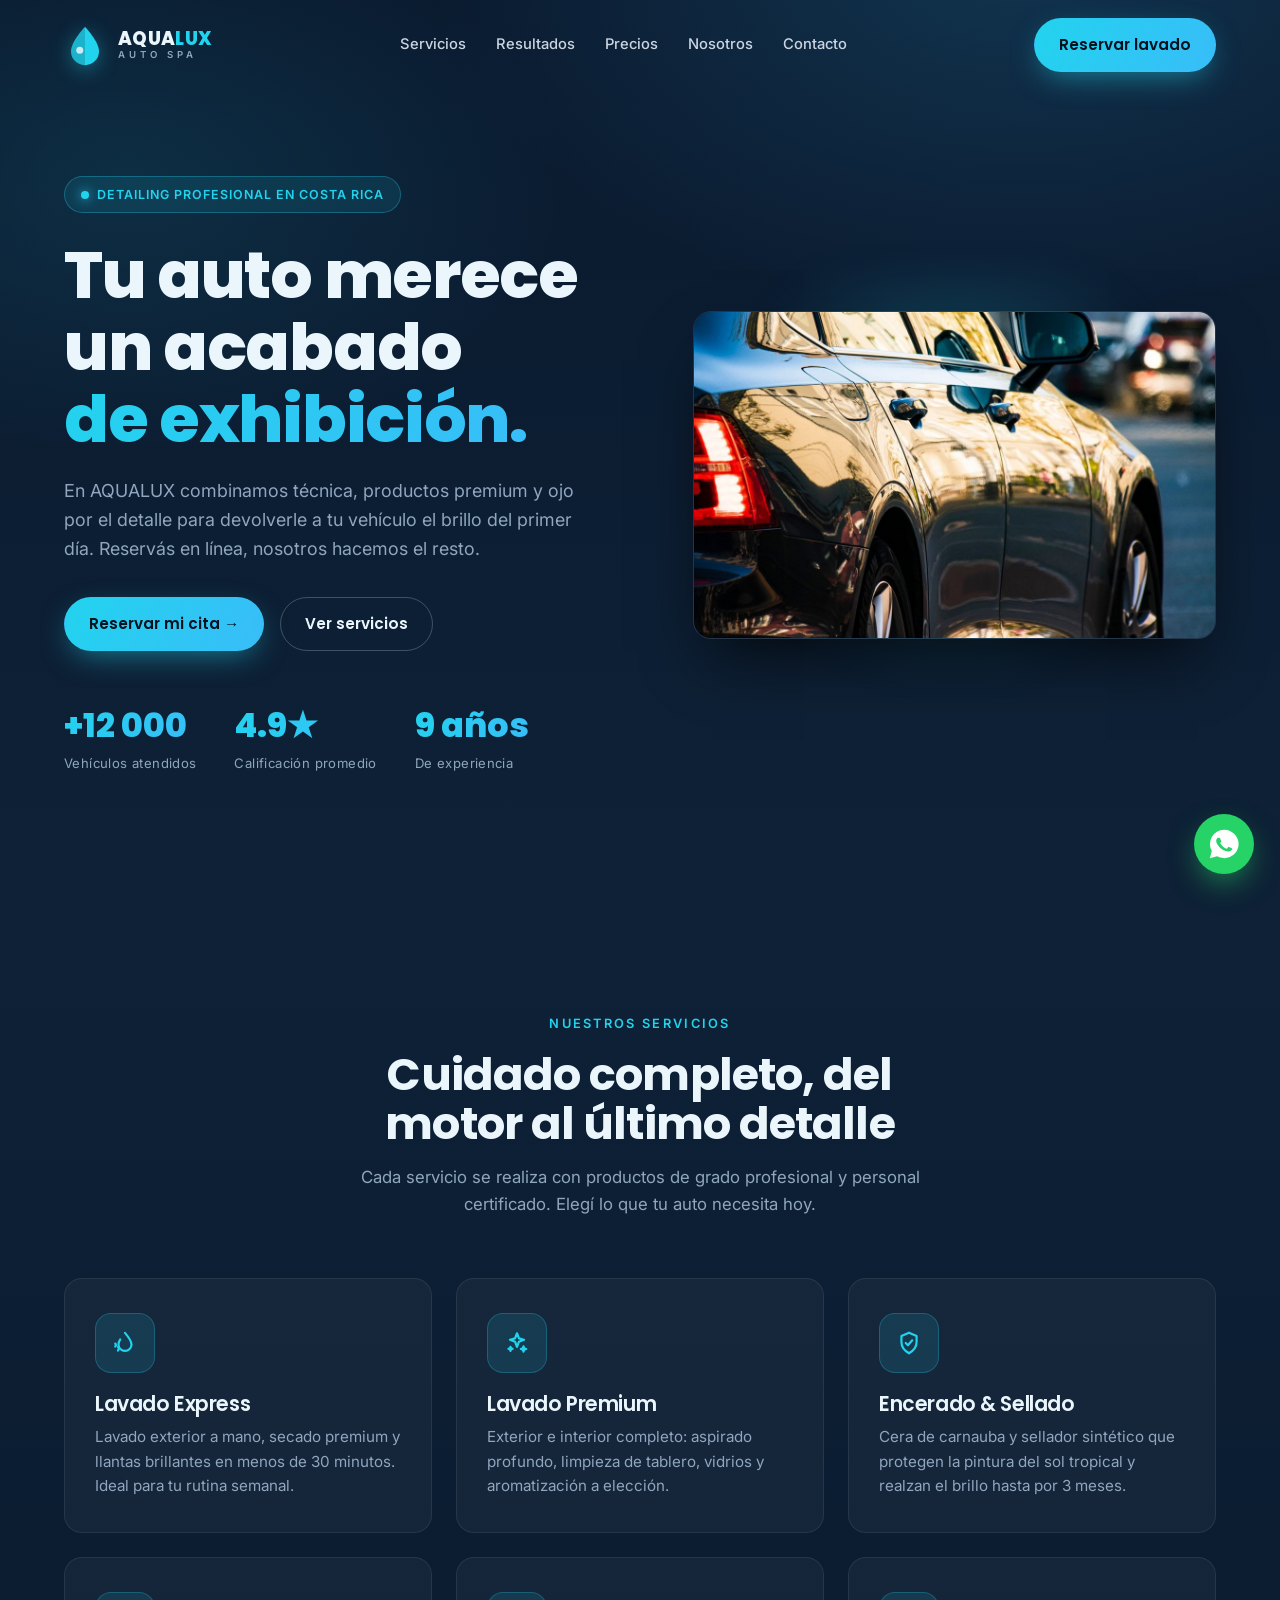
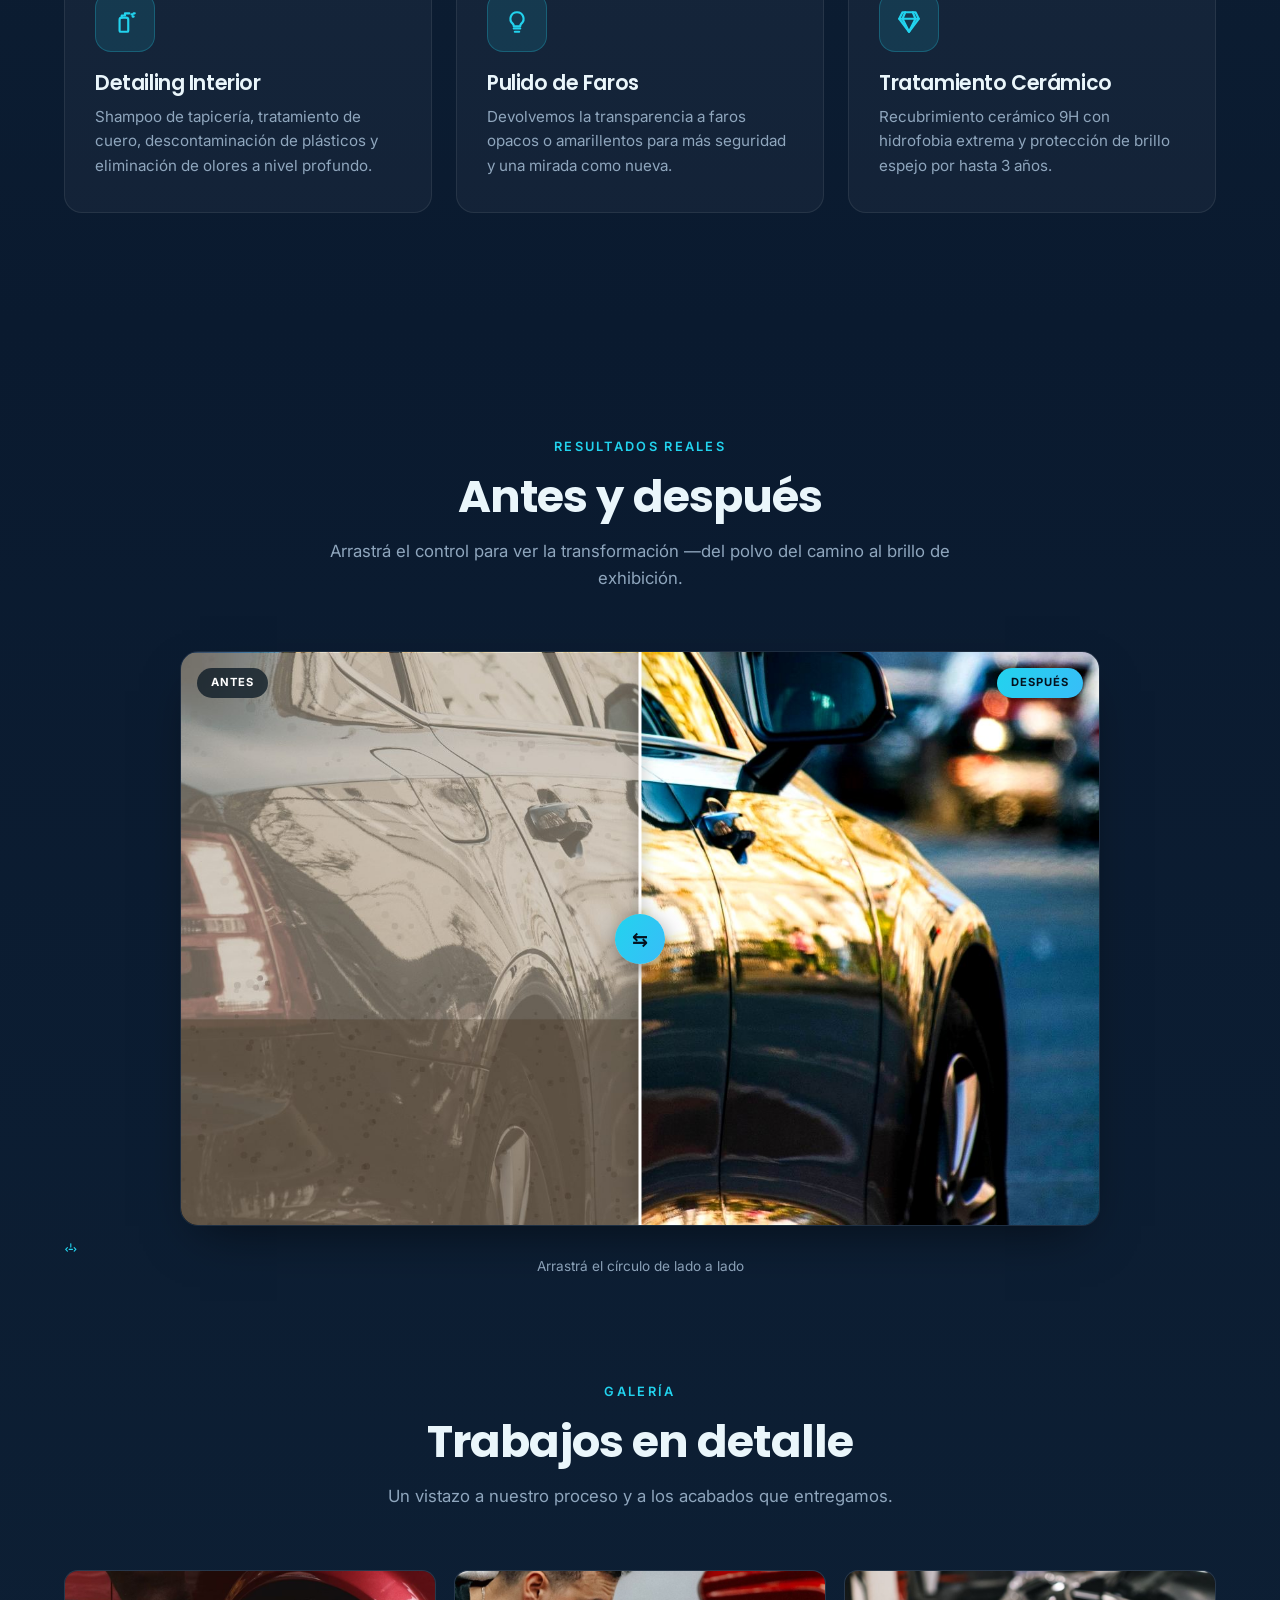
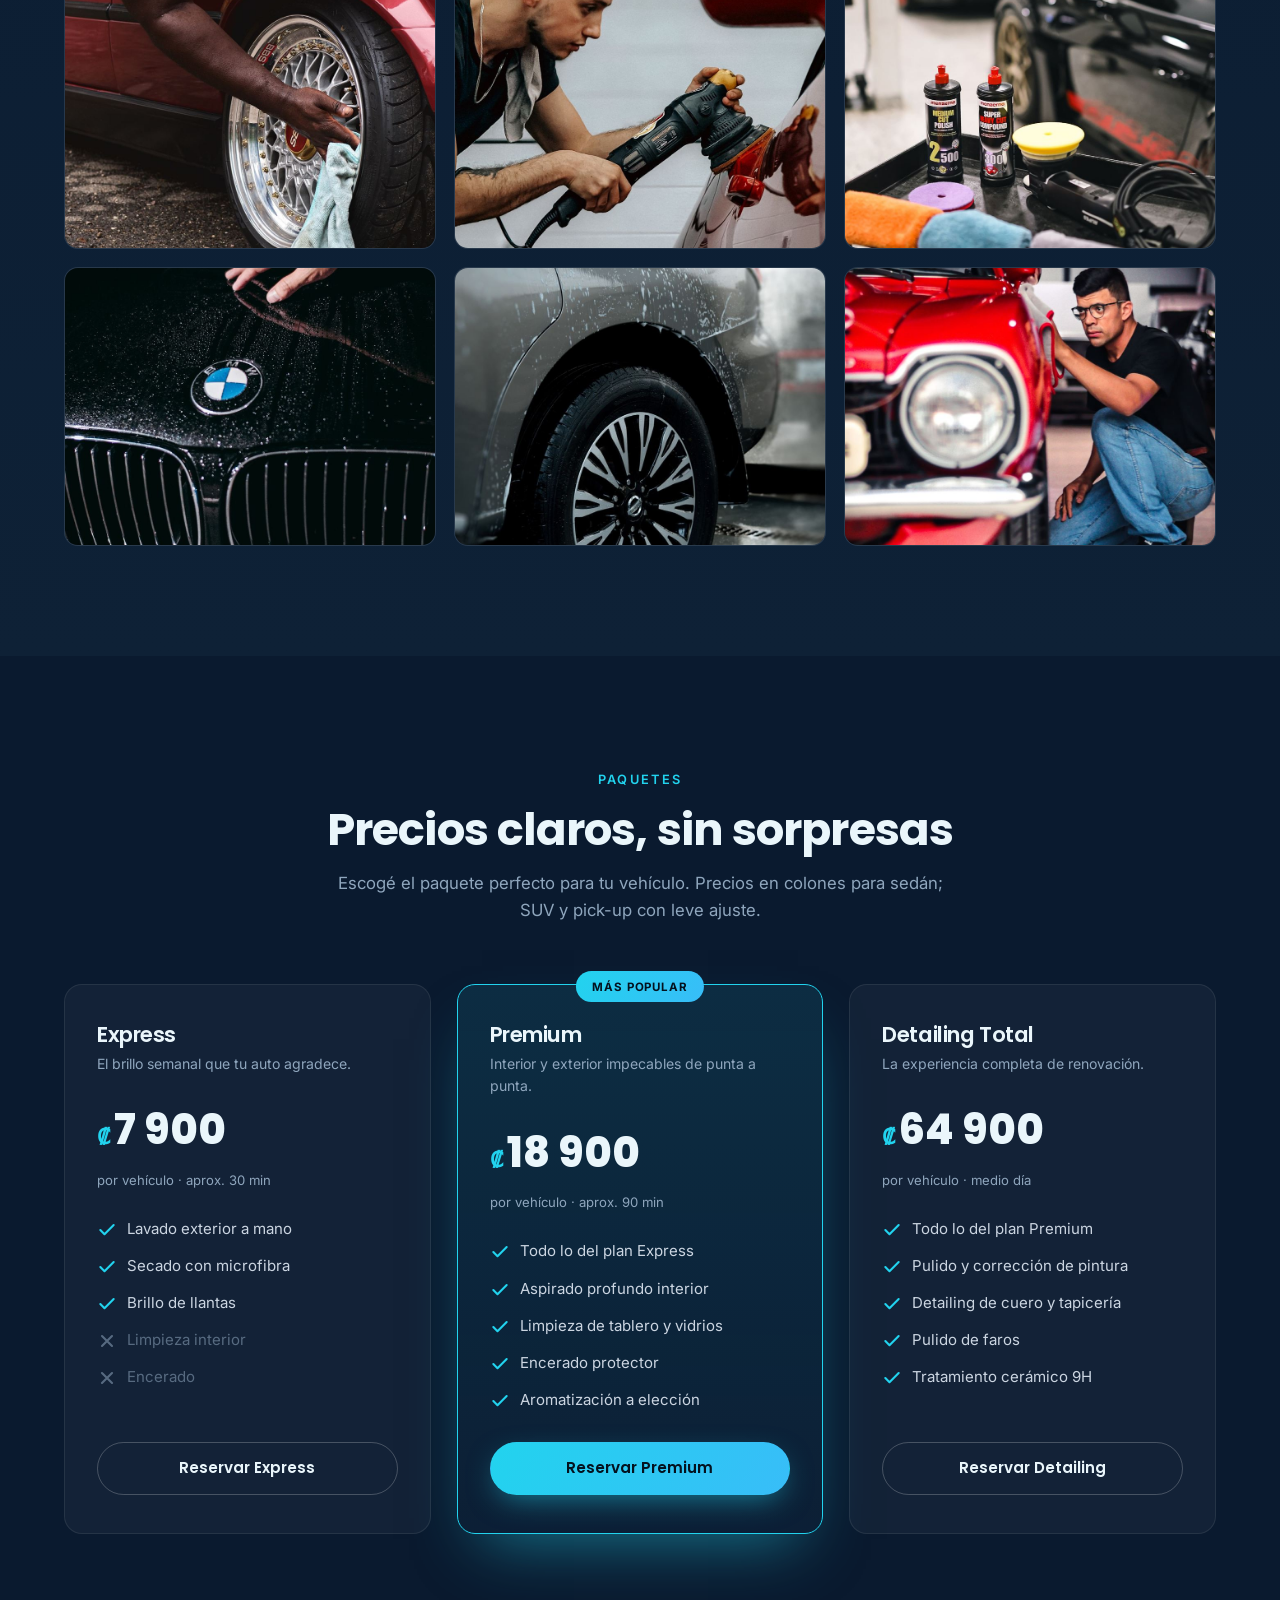
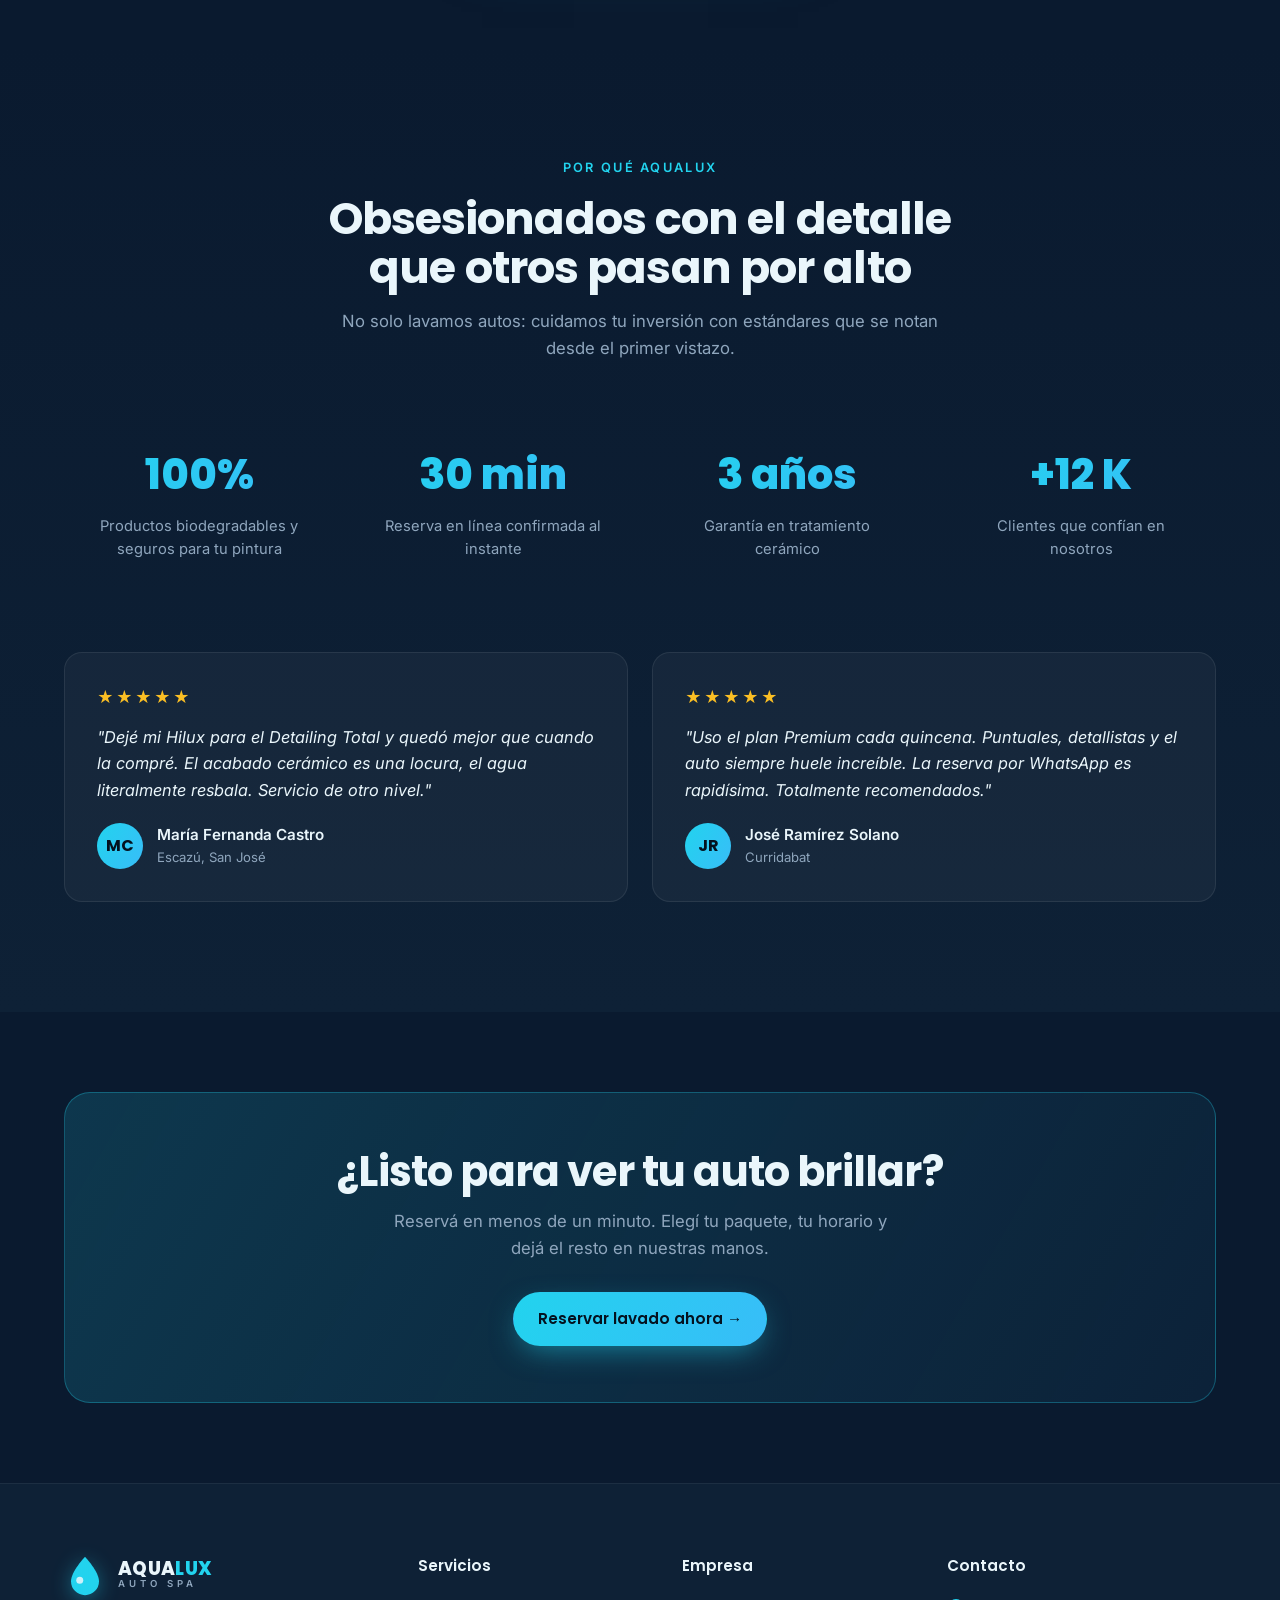
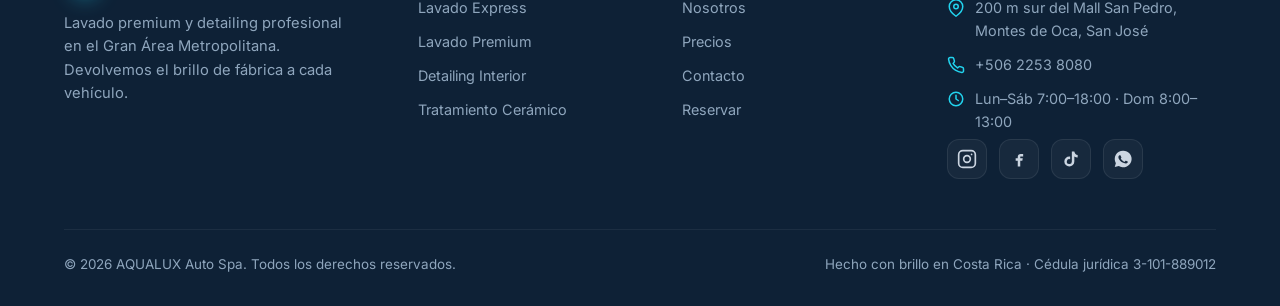
<file: proyectos/lavacar-premium/index.html>
<!DOCTYPE html>
<html lang="es-CR">
<head>
<meta charset="UTF-8" />
<meta name="viewport" content="width=device-width, initial-scale=1.0" />
<title>AQUALUX · Auto Spa | Lavado y Detailing Premium en Costa Rica</title>
<meta name="description" content="AQUALUX Auto Spa — lavado premium, encerado, detailing interior y tratamiento cerámico en San José, Costa Rica. Devolvemos el brillo de fábrica a tu vehículo." />
<link rel="preconnect" href="https://fonts.googleapis.com" />
<link rel="preconnect" href="https://fonts.gstatic.com" crossorigin />
<link href="https://fonts.googleapis.com/css2?family=Poppins:wght@500;600;700;800&family=Inter:wght@400;500;600;700&display=swap" rel="stylesheet" />
<style>
  :root{
    --navy:#0A1A2F;
    --navy-2:#0E2136;
    --navy-3:#12294a;
    --aqua:#22D3EE;
    --sky:#38BDF8;
    --chrome:#cbd5e1;
    --text:#EAF6FB;
    --muted:#8fa6bd;
    --card:rgba(255,255,255,.04);
    --card-brd:rgba(255,255,255,.08);
    --radius:18px;
    --shadow:0 20px 50px -20px rgba(0,0,0,.6);
    --grad-aqua:linear-gradient(120deg,var(--aqua),var(--sky));
    --max:1200px;
  }
  *{box-sizing:border-box;margin:0;padding:0}
  html{scroll-behavior:smooth}
  body{
    font-family:"Inter",system-ui,sans-serif;
    background:var(--navy);
    color:var(--text);
    line-height:1.6;
    overflow-x:hidden;
    -webkit-font-smoothing:antialiased;
  }
  h1,h2,h3,.brand-name{font-family:"Poppins",sans-serif;line-height:1.1;letter-spacing:-.02em}
  a{color:inherit;text-decoration:none}
  img,svg{display:block;max-width:100%}
  .wrap{max-width:var(--max);margin:0 auto;padding:0 24px}
  section{position:relative}

  /* ---------- Buttons ---------- */
  .btn{
    display:inline-flex;align-items:center;gap:.55rem;
    font-family:"Poppins",sans-serif;font-weight:600;font-size:.95rem;
    padding:.85rem 1.5rem;border-radius:999px;cursor:pointer;border:1px solid transparent;
    transition:transform .25s ease, box-shadow .25s ease, background .25s ease, color .25s ease;
    white-space:nowrap;
  }
  .btn-primary{background:var(--grad-aqua);color:#04121f;box-shadow:0 10px 30px -8px rgba(34,211,238,.55)}
  .btn-primary:hover{transform:translateY(-3px);box-shadow:0 16px 40px -8px rgba(34,211,238,.7)}
  .btn-ghost{background:transparent;color:var(--text);border-color:rgba(255,255,255,.22)}
  .btn-ghost:hover{border-color:var(--aqua);color:var(--aqua);transform:translateY(-3px)}

  /* ---------- Header ---------- */
  header{
    position:fixed;top:0;left:0;right:0;z-index:100;
    transition:background .35s ease, box-shadow .35s ease, backdrop-filter .35s ease, padding .35s ease;
    padding:18px 0;
  }
  header.scrolled{
    background:rgba(10,26,47,.78);
    backdrop-filter:blur(14px);
    -webkit-backdrop-filter:blur(14px);
    box-shadow:0 1px 0 rgba(255,255,255,.06), 0 12px 30px -18px rgba(0,0,0,.8);
    padding:12px 0;
  }
  .nav{display:flex;align-items:center;justify-content:space-between;gap:20px}
  .brand{display:flex;align-items:center;gap:12px}
  .logo-mark{width:42px;height:42px;flex:0 0 42px;filter:drop-shadow(0 4px 10px rgba(34,211,238,.4))}
  .brand-name{font-weight:800;font-size:1.15rem;letter-spacing:.02em}
  .brand-name span{color:var(--aqua)}
  .brand-name small{display:block;font-size:.6rem;font-weight:600;letter-spacing:.42em;color:var(--muted);font-family:"Inter",sans-serif}
  .nav-links{display:flex;align-items:center;gap:30px}
  .nav-links a{font-size:.92rem;font-weight:500;color:var(--chrome);position:relative;transition:color .2s}
  .nav-links a::after{content:"";position:absolute;left:0;bottom:-6px;height:2px;width:0;background:var(--grad-aqua);transition:width .25s}
  .nav-links a:hover{color:var(--text)}
  .nav-links a:hover::after{width:100%}
  .nav-cta{display:flex;align-items:center;gap:14px}
  .menu-btn{display:none;background:none;border:0;color:var(--text);cursor:pointer;padding:6px}
  .menu-btn svg{width:28px;height:28px}

  /* ---------- Hero ---------- */
  .hero{
    min-height:100vh;display:flex;align-items:center;padding:130px 0 80px;
    background:
      radial-gradient(1000px 600px at 80% -5%, rgba(56,189,248,.16), transparent 60%),
      radial-gradient(800px 500px at 10% 20%, rgba(34,211,238,.10), transparent 55%),
      linear-gradient(180deg,var(--navy),var(--navy-2));
    overflow:hidden;
  }
  .hero-grid{display:grid;grid-template-columns:1.05fr .95fr;gap:50px;align-items:center}
  .eyebrow{
    display:inline-flex;align-items:center;gap:.5rem;
    padding:.45rem 1rem;border-radius:999px;
    background:rgba(34,211,238,.10);border:1px solid rgba(34,211,238,.3);
    color:var(--aqua);font-size:.78rem;font-weight:600;letter-spacing:.08em;text-transform:uppercase;
    margin-bottom:26px;
  }
  .eyebrow .dot{width:8px;height:8px;border-radius:50%;background:var(--aqua);box-shadow:0 0 12px var(--aqua)}
  .hero h1{font-size:clamp(2.4rem,5.2vw,4.1rem);font-weight:800;margin-bottom:22px}
  .hero h1 .accent{
    background:var(--grad-aqua);-webkit-background-clip:text;background-clip:text;color:transparent;
  }
  .hero p.lead{font-size:1.12rem;color:var(--muted);max-width:520px;margin-bottom:34px}
  .hero-btns{display:flex;flex-wrap:wrap;gap:16px;margin-bottom:48px}
  .stats{display:flex;gap:38px;flex-wrap:wrap}
  .stat .num{font-family:"Poppins",sans-serif;font-weight:800;font-size:2.1rem;background:var(--grad-aqua);-webkit-background-clip:text;background-clip:text;color:transparent}
  .stat .lbl{font-size:.82rem;color:var(--muted);letter-spacing:.03em}

  /* Hero visual */
  .hero-visual{position:relative;display:flex;justify-content:center;align-items:center}
  .hero-visual .glow{
    position:absolute;width:120%;height:120%;
    background:radial-gradient(circle at 50% 45%,rgba(34,211,238,.35),transparent 60%);
    filter:blur(20px);z-index:0;
  }
  .car-svg{position:relative;z-index:1;width:100%;max-width:560px;filter:drop-shadow(0 30px 40px rgba(0,0,0,.5))}
  .car-photo{position:relative;z-index:1;width:100%;max-width:560px;border-radius:18px;
     box-shadow:0 30px 60px -18px rgba(0,0,0,.75);border:1px solid rgba(255,255,255,.1);display:block}
  .droplet{animation:float 5s ease-in-out infinite}
  .droplet:nth-child(2){animation-delay:.8s}
  .droplet:nth-child(3){animation-delay:1.6s}
  @keyframes float{0%,100%{transform:translateY(0);opacity:.9}50%{transform:translateY(-14px);opacity:1}}
  .shine-sweep{
    transform-origin:center;
    animation:sweep 4.5s ease-in-out infinite;
  }
  @keyframes sweep{0%,100%{opacity:.15}45%{opacity:.75}}

  /* ---------- Section headings ---------- */
  .sec{padding:110px 0}
  .sec-head{max-width:640px;margin:0 auto 60px;text-align:center}
  .sec-tag{color:var(--aqua);font-weight:600;font-size:.8rem;letter-spacing:.18em;text-transform:uppercase}
  .sec-head h2{font-size:clamp(2rem,3.6vw,2.8rem);font-weight:700;margin:14px 0 16px}
  .sec-head p{color:var(--muted);font-size:1.05rem}

  /* ---------- Services ---------- */
  .services{background:linear-gradient(180deg,var(--navy-2),var(--navy))}
  .cards{display:grid;grid-template-columns:repeat(3,1fr);gap:24px}
  .card{
    background:var(--card);border:1px solid var(--card-brd);border-radius:var(--radius);
    padding:34px 30px;transition:transform .3s ease, border-color .3s ease, box-shadow .3s ease, background .3s;
    position:relative;overflow:hidden;
  }
  .card::before{
    content:"";position:absolute;inset:0;border-radius:var(--radius);
    background:linear-gradient(140deg,rgba(34,211,238,.12),transparent 45%);opacity:0;transition:opacity .3s;
  }
  .card:hover{transform:translateY(-10px);border-color:rgba(34,211,238,.4);box-shadow:var(--shadow)}
  .card:hover::before{opacity:1}
  .card .icon{
    width:60px;height:60px;border-radius:16px;display:flex;align-items:center;justify-content:center;
    font-size:1.9rem;margin-bottom:20px;color:var(--aqua);
    background:rgba(34,211,238,.12);border:1px solid rgba(34,211,238,.25);
  }
  .ba-hint .swipe-ico{width:1em;height:1em;vertical-align:-.15em;margin-right:.15em;color:var(--aqua)}
  .card h3{font-size:1.28rem;font-weight:600;margin-bottom:10px}
  .card p{color:var(--muted);font-size:.95rem}

  /* ---------- Pricing ---------- */
  .pricing{background:var(--navy)}
  .tiers{display:grid;grid-template-columns:repeat(3,1fr);gap:26px;align-items:stretch}
  .tier{
    background:var(--card);border:1px solid var(--card-brd);border-radius:var(--radius);
    padding:38px 32px;display:flex;flex-direction:column;transition:transform .3s, box-shadow .3s;
    position:relative;
  }
  .tier:hover{transform:translateY(-8px)}
  .tier.featured{
    background:linear-gradient(180deg,rgba(34,211,238,.10),rgba(56,189,248,.03));
    border:1.5px solid var(--aqua);box-shadow:0 30px 60px -25px rgba(34,211,238,.5);
    transform:scale(1.04);
  }
  .tier.featured:hover{transform:scale(1.04) translateY(-8px)}
  .badge-pop{
    position:absolute;top:-14px;left:50%;transform:translateX(-50%);
    background:var(--grad-aqua);color:#04121f;font-weight:700;font-size:.72rem;letter-spacing:.08em;
    padding:.4rem 1rem;border-radius:999px;text-transform:uppercase;
  }
  .tier h3{font-size:1.35rem;font-weight:600;margin-bottom:6px}
  .tier .tier-sub{color:var(--muted);font-size:.88rem;margin-bottom:22px}
  .price{display:flex;align-items:baseline;gap:4px;margin-bottom:6px}
  .price .cur{font-family:"Poppins";font-weight:700;font-size:1.3rem;color:var(--aqua)}
  .price .amt{font-family:"Poppins";font-weight:800;font-size:2.6rem}
  .price-note{color:var(--muted);font-size:.82rem;margin-bottom:26px}
  .feat{list-style:none;display:flex;flex-direction:column;gap:13px;margin-bottom:30px;flex:1}
  .feat li{display:flex;align-items:flex-start;gap:10px;font-size:.94rem;color:var(--chrome)}
  .feat li svg{flex:0 0 20px;margin-top:3px;color:var(--aqua)}
  .feat li.off{color:var(--muted);opacity:.55}
  .feat li.off svg{color:var(--muted)}
  .tier .btn{width:100%;justify-content:center}

  /* ---------- Why us / testimonials ---------- */
  .why{background:linear-gradient(180deg,var(--navy),var(--navy-2))}
  .why-grid{display:grid;grid-template-columns:repeat(4,1fr);gap:24px;margin-bottom:70px}
  .why-item{text-align:center;padding:20px}
  .why-item .wnum{font-family:"Poppins";font-weight:800;font-size:2.6rem;background:var(--grad-aqua);-webkit-background-clip:text;background-clip:text;color:transparent}
  .why-item p{color:var(--muted);font-size:.92rem;margin-top:6px}
  .quotes{display:grid;grid-template-columns:repeat(2,1fr);gap:24px}
  .quote{
    background:var(--card);border:1px solid var(--card-brd);border-radius:var(--radius);padding:32px;
  }
  .quote .stars{color:#fbbf24;font-size:1rem;letter-spacing:2px;margin-bottom:14px}
  .quote p{font-size:1.02rem;color:var(--text);margin-bottom:20px;font-style:italic}
  .who{display:flex;align-items:center;gap:14px}
  .avatar{width:46px;height:46px;border-radius:50%;display:flex;align-items:center;justify-content:center;font-weight:700;font-family:"Poppins";color:#04121f;background:var(--grad-aqua)}
  .who .name{font-weight:600;font-size:.95rem}
  .who .role{color:var(--muted);font-size:.82rem}

  /* ---------- CTA band ---------- */
  .cta-band{padding:80px 0}
  .cta-inner{
    background:linear-gradient(120deg,rgba(34,211,238,.16),rgba(56,189,248,.05));
    border:1px solid rgba(34,211,238,.3);border-radius:26px;padding:56px;text-align:center;position:relative;overflow:hidden;
  }
  .cta-inner h2{font-size:clamp(1.8rem,3.4vw,2.6rem);font-weight:700;margin-bottom:14px}
  .cta-inner p{color:var(--muted);max-width:520px;margin:0 auto 30px;font-size:1.05rem}

  /* ---------- Footer ---------- */
  footer{background:var(--navy-2);border-top:1px solid rgba(255,255,255,.06);padding:70px 0 30px}
  .foot-grid{display:grid;grid-template-columns:1.4fr 1fr 1fr 1.2fr;gap:40px;margin-bottom:50px}
  .foot-brand p{color:var(--muted);font-size:.92rem;margin-top:16px;max-width:280px}
  .foot-col h4{font-family:"Poppins";font-size:.95rem;font-weight:600;margin-bottom:18px}
  .foot-col ul{list-style:none;display:flex;flex-direction:column;gap:11px}
  .foot-col ul li{color:var(--muted);font-size:.9rem}
  .foot-col ul li a:hover{color:var(--aqua)}
  .foot-contact li{display:flex;align-items:flex-start;gap:10px}
  .foot-contact svg{flex:0 0 18px;margin-top:3px;color:var(--aqua)}
  .socials{display:flex;gap:12px;margin-top:6px}
  .socials a{
    width:40px;height:40px;border-radius:12px;display:flex;align-items:center;justify-content:center;
    background:var(--card);border:1px solid var(--card-brd);color:var(--chrome);transition:.25s;
  }
  .socials a:hover{color:var(--aqua);border-color:var(--aqua);transform:translateY(-3px)}
  .socials svg{width:20px;height:20px}
  .foot-bottom{border-top:1px solid rgba(255,255,255,.06);padding-top:24px;display:flex;justify-content:space-between;flex-wrap:wrap;gap:12px;color:var(--muted);font-size:.84rem}

  /* ---------- WhatsApp float ---------- */
  .wa-float{
    position:fixed;bottom:26px;right:26px;z-index:120;
    width:60px;height:60px;border-radius:50%;background:#25D366;
    display:flex;align-items:center;justify-content:center;
    box-shadow:0 12px 30px -6px rgba(37,211,102,.6);transition:transform .25s;
    animation:wa-pulse 2.6s infinite;
  }
  .wa-float:hover{transform:scale(1.1)}
  .wa-float svg{width:34px;height:34px;fill:#fff}
  @keyframes wa-pulse{0%{box-shadow:0 0 0 0 rgba(37,211,102,.5)}70%{box-shadow:0 0 0 18px rgba(37,211,102,0)}100%{box-shadow:0 0 0 0 rgba(37,211,102,0)}}

  /* ---------- Reveal ---------- */
  .reveal{opacity:0;transform:translateY(38px);transition:opacity .7s ease, transform .7s ease}
  .reveal.in{opacity:1;transform:none}

  /* ---------- Responsive ---------- */
  @media(max-width:920px){
    .hero-grid{grid-template-columns:1fr;text-align:center}
    .hero p.lead{margin-left:auto;margin-right:auto}
    .hero-btns,.stats{justify-content:center}
    .hero-visual{order:-1;margin-bottom:20px}
    .cards,.tiers{grid-template-columns:1fr 1fr}
    .why-grid{grid-template-columns:1fr 1fr}
    .quotes{grid-template-columns:1fr}
    .foot-grid{grid-template-columns:1fr 1fr}
    .tier.featured{transform:none}
    .tier.featured:hover{transform:translateY(-8px)}
  }
  @media(max-width:640px){
    .nav-links{
      position:fixed;top:0;right:0;height:100vh;width:78%;max-width:320px;
      flex-direction:column;align-items:flex-start;justify-content:center;gap:26px;padding:0 34px;
      background:rgba(10,26,47,.97);backdrop-filter:blur(16px);
      transform:translateX(100%);transition:transform .35s ease;z-index:130;
    }
    .nav-links.open{transform:none}
    .nav-links a{font-size:1.2rem}
    .menu-btn{display:block;z-index:140}
    .nav .btn-primary{display:none}
    .cards,.tiers,.why-grid,.foot-grid{grid-template-columns:1fr}
    .sec{padding:80px 0}
    .cta-inner{padding:38px 24px}
    .stats{gap:26px}
    .stat .num{font-size:1.8rem}
  }
  @media(prefers-reduced-motion:reduce){
    *{animation:none!important;scroll-behavior:auto!important}
    .reveal{opacity:1;transform:none;transition:none}
  }
</style>
</head>
<body>

<!-- ============ HEADER ============ -->
<header id="header">
  <div class="wrap nav">
    <a href="#inicio" class="brand" aria-label="AQUALUX Auto Spa inicio">
      <svg class="logo-mark" viewBox="0 0 48 48" fill="none" xmlns="http://www.w3.org/2000/svg" aria-hidden="true">
        <defs>
          <linearGradient id="lg" x1="0" y1="0" x2="48" y2="48">
            <stop offset="0" stop-color="#22D3EE"/><stop offset="1" stop-color="#38BDF8"/>
          </linearGradient>
        </defs>
        <path d="M24 3C24 3 8 20 8 31a16 16 0 1 0 32 0C40 20 24 3 24 3Z" fill="url(#lg)"/>
        <path d="M24 3C24 3 8 20 8 31a16 16 0 0 0 16 16V3Z" fill="#0A1A2F" opacity=".18"/>
        <circle cx="18" cy="30" r="4" fill="#EAF6FB" opacity=".85"/>
      </svg>
      <span class="brand-name">AQUA<span>LUX</span><small>AUTO SPA</small></span>
    </a>

    <nav class="nav-links" id="navLinks">
      <a href="#servicios">Servicios</a>
      <a href="#resultados">Resultados</a>
      <a href="#precios">Precios</a>
      <a href="#nosotros">Nosotros</a>
      <a href="#contacto">Contacto</a>
    </nav>

    <div class="nav-cta">
      <a href="#precios" class="btn btn-primary">Reservar lavado</a>
      <button class="menu-btn" id="menuBtn" aria-label="Abrir menú">
        <svg viewBox="0 0 24 24" fill="none" stroke="currentColor" stroke-width="2" stroke-linecap="round"><path d="M3 6h18M3 12h18M3 18h18"/></svg>
      </button>
    </div>
  </div>
</header>

<!-- ============ HERO ============ -->
<section class="hero" id="inicio">
  <div class="wrap hero-grid">
    <div class="hero-copy">
      <span class="eyebrow reveal"><span class="dot"></span> Detailing profesional en Costa Rica</span>
      <h1 class="reveal">Tu auto merece<br>un acabado<br><span class="accent">de exhibición.</span></h1>
      <p class="lead reveal">En AQUALUX combinamos técnica, productos premium y ojo por el detalle para devolverle a tu vehículo el brillo del primer día. Reservás en línea, nosotros hacemos el resto.</p>
      <div class="hero-btns reveal">
        <a href="#precios" class="btn btn-primary">Reservar mi cita →</a>
        <a href="#servicios" class="btn btn-ghost">Ver servicios</a>
      </div>
      <div class="stats reveal">
        <div class="stat"><div class="num">+12 000</div><div class="lbl">Vehículos atendidos</div></div>
        <div class="stat"><div class="num">4.9★</div><div class="lbl">Calificación promedio</div></div>
        <div class="stat"><div class="num">9 años</div><div class="lbl">De experiencia</div></div>
      </div>
    </div>

    <div class="hero-visual reveal">
      <div class="glow"></div>
      <img class="car-photo" src="img/hero-car.jpg" alt="Auto con acabado de detailing, brillo espejo">
      <svg class="car-svg" style="display:none" viewBox="0 0 600 340" xmlns="http://www.w3.org/2000/svg" role="img" aria-label="Ilustración de un auto brillante con destellos y gotas de agua">
        <defs>
          <linearGradient id="body" x1="0" y1="0" x2="0" y2="1">
            <stop offset="0" stop-color="#1b3a63"/><stop offset=".55" stop-color="#12294a"/><stop offset="1" stop-color="#0b1c33"/>
          </linearGradient>
          <linearGradient id="cabin" x1="0" y1="0" x2="1" y2="1">
            <stop offset="0" stop-color="#38BDF8" stop-opacity=".55"/><stop offset="1" stop-color="#0E2136" stop-opacity=".9"/>
          </linearGradient>
          <linearGradient id="ground" x1="0" y1="0" x2="1" y2="0">
            <stop offset="0" stop-color="#22D3EE" stop-opacity="0"/><stop offset=".5" stop-color="#22D3EE" stop-opacity=".55"/><stop offset="1" stop-color="#22D3EE" stop-opacity="0"/>
          </linearGradient>
          <radialGradient id="wheelg" cx=".5" cy=".5" r=".5">
            <stop offset="0" stop-color="#334155"/><stop offset=".7" stop-color="#0f172a"/><stop offset="1" stop-color="#020617"/>
          </radialGradient>
        </defs>

        <!-- ground reflection line -->
        <ellipse cx="300" cy="285" rx="250" ry="14" fill="url(#ground)"/>

        <!-- car body -->
        <path d="M70 250
                 C60 250 48 244 48 228
                 C48 214 60 206 78 204
                 L120 200
                 C150 168 190 150 250 148
                 L360 150
                 C405 152 440 168 468 198
                 L520 208
                 C545 212 556 220 556 234
                 C556 246 546 250 532 250
                 Z" fill="url(#body)" stroke="#22D3EE" stroke-opacity=".25" stroke-width="1.5"/>

        <!-- cabin / windows -->
        <path d="M150 200 C175 172 205 160 250 158 L300 159 L300 200 Z" fill="url(#cabin)"/>
        <path d="M312 159 L352 160 C392 162 420 176 440 198 L312 200 Z" fill="url(#cabin)"/>

        <!-- hood highlight -->
        <path d="M300 152 L360 154 C400 156 432 170 458 196 L520 206" fill="none" stroke="#EAF6FB" stroke-opacity=".22" stroke-width="2"/>

        <!-- shine sweep -->
        <g class="shine-sweep">
          <path d="M180 205 L230 165" stroke="#EAF6FB" stroke-width="6" stroke-linecap="round" opacity=".5"/>
          <path d="M205 210 L245 178" stroke="#EAF6FB" stroke-width="3" stroke-linecap="round" opacity=".4"/>
        </g>

        <!-- wheels -->
        <g>
          <circle cx="165" cy="250" r="40" fill="#0b1220"/>
          <circle cx="165" cy="250" r="40" fill="url(#wheelg)"/>
          <circle cx="165" cy="250" r="16" fill="#1e293b" stroke="#64748b" stroke-width="2"/>
          <circle cx="165" cy="250" r="4" fill="#94a3b8"/>
        </g>
        <g>
          <circle cx="445" cy="250" r="40" fill="#0b1220"/>
          <circle cx="445" cy="250" r="40" fill="url(#wheelg)"/>
          <circle cx="445" cy="250" r="16" fill="#1e293b" stroke="#64748b" stroke-width="2"/>
          <circle cx="445" cy="250" r="4" fill="#94a3b8"/>
        </g>

        <!-- headlight -->
        <path d="M534 226 q14 2 16 10 q-8 4 -18 2 Z" fill="#22D3EE" opacity=".85"/>

        <!-- water droplets -->
        <g class="droplet" transform="translate(300 70)">
          <path d="M0 -14 C10 2 12 8 6 16 A9 9 0 1 1 -6 16 C-12 8 -10 2 0 -14Z" fill="#22D3EE" opacity=".8"/>
          <circle cx="-3" cy="8" r="3" fill="#EAF6FB" opacity=".6"/>
        </g>
        <g class="droplet" transform="translate(430 55) scale(.75)">
          <path d="M0 -14 C10 2 12 8 6 16 A9 9 0 1 1 -6 16 C-12 8 -10 2 0 -14Z" fill="#38BDF8" opacity=".75"/>
          <circle cx="-3" cy="8" r="3" fill="#EAF6FB" opacity=".6"/>
        </g>
        <g class="droplet" transform="translate(200 45) scale(.6)">
          <path d="M0 -14 C10 2 12 8 6 16 A9 9 0 1 1 -6 16 C-12 8 -10 2 0 -14Z" fill="#22D3EE" opacity=".7"/>
          <circle cx="-3" cy="8" r="3" fill="#EAF6FB" opacity=".6"/>
        </g>

        <!-- sparkles -->
        <g fill="#EAF6FB">
          <path d="M120 120 l3 8 8 3 -8 3 -3 8 -3 -8 -8 -3 8 -3Z" opacity=".8"/>
          <path d="M500 130 l2 6 6 2 -6 2 -2 6 -2 -6 -6 -2 6 -2Z" opacity=".7"/>
          <path d="M360 100 l2 5 5 2 -5 2 -2 5 -2 -5 -5 -2 5 -2Z" opacity=".6"/>
        </g>
      </svg>
    </div>
  </div>
</section>

<!-- ============ SERVICES ============ -->
<section class="sec services" id="servicios">
  <div class="wrap">
    <div class="sec-head reveal">
      <span class="sec-tag">Nuestros servicios</span>
      <h2>Cuidado completo, del motor al último detalle</h2>
      <p>Cada servicio se realiza con productos de grado profesional y personal certificado. Elegí lo que tu auto necesita hoy.</p>
    </div>
    <div class="cards">
      <div class="card reveal"><div class="icon"><svg width="26" height="26" viewBox="0 0 24 24" fill="none" stroke="currentColor" stroke-width="2" stroke-linecap="round" stroke-linejoin="round" style="display:block" aria-hidden="true"><path d="M12 2.7c3.6 4.3 6 7.5 6 10.6a6 6 0 0 1-12 0c0-1.6.6-3.1 1.6-4.7"/><path d="M5.5 15.5c.9 1 .9 2.5 0 3.5M3 12.5c.7.8.7 2 0 2.8"/></svg></div><h3>Lavado Express</h3><p>Lavado exterior a mano, secado premium y llantas brillantes en menos de 30 minutos. Ideal para tu rutina semanal.</p></div>
      <div class="card reveal"><div class="icon"><svg width="26" height="26" viewBox="0 0 24 24" fill="none" stroke="currentColor" stroke-width="2" stroke-linecap="round" stroke-linejoin="round" style="display:block" aria-hidden="true"><path d="M12 3l1.8 4.7L18.5 9l-4.7 1.8L12 15.5l-1.8-4.7L5.5 9l4.7-1.3z"/><path d="M18 15l.7 1.9 1.8.6-1.8.6-.7 1.9-.7-1.9-1.8-.6 1.8-.6z"/><path d="M6 15.5l.5 1.4 1.4.5-1.4.5-.5 1.4-.5-1.4-1.4-.5 1.4-.5z"/></svg></div><h3>Lavado Premium</h3><p>Exterior e interior completo: aspirado profundo, limpieza de tablero, vidrios y aromatización a elección.</p></div>
      <div class="card reveal"><div class="icon"><svg width="26" height="26" viewBox="0 0 24 24" fill="none" stroke="currentColor" stroke-width="2" stroke-linecap="round" stroke-linejoin="round" style="display:block" aria-hidden="true"><path d="M12 2.5l7 3v5.5c0 4.4-3 8.1-7 10.5-4-2.4-7-6.1-7-10.5V5.5z"/><path d="M9 12l2 2 4-4.5"/></svg></div><h3>Encerado &amp; Sellado</h3><p>Cera de carnauba y sellador sintético que protegen la pintura del sol tropical y realzan el brillo hasta por 3 meses.</p></div>
      <div class="card reveal"><div class="icon"><svg width="26" height="26" viewBox="0 0 24 24" fill="none" stroke="currentColor" stroke-width="2" stroke-linecap="round" stroke-linejoin="round" style="display:block" aria-hidden="true"><path d="M9 8h4a2 2 0 0 1 2 2v10a1 1 0 0 1-1 1H8a1 1 0 0 1-1-1V10a2 2 0 0 1 2-2z"/><path d="M9 8V6h3V4h4M12 4v2"/><path d="M18 5h1M20 4h1M19 7h1"/></svg></div><h3>Detailing Interior</h3><p>Shampoo de tapicería, tratamiento de cuero, descontaminación de plásticos y eliminación de olores a nivel profundo.</p></div>
      <div class="card reveal"><div class="icon"><svg width="26" height="26" viewBox="0 0 24 24" fill="none" stroke="currentColor" stroke-width="2" stroke-linecap="round" stroke-linejoin="round" style="display:block" aria-hidden="true"><path d="M9 18h6M10 21h4"/><path d="M12 3a6 6 0 0 1 4 10.5c-.6.6-1 1.4-1 2.3v.2H9v-.2c0-.9-.4-1.7-1-2.3A6 6 0 0 1 12 3z"/></svg></div><h3>Pulido de Faros</h3><p>Devolvemos la transparencia a faros opacos o amarillentos para más seguridad y una mirada como nueva.</p></div>
      <div class="card reveal"><div class="icon"><svg width="26" height="26" viewBox="0 0 24 24" fill="none" stroke="currentColor" stroke-width="2" stroke-linecap="round" stroke-linejoin="round" style="display:block" aria-hidden="true"><path d="M6 3h12l3 6-9 12L3 9z"/><path d="M3 9h18M8.5 3l-2.5 6L12 21M15.5 3l2.5 6L12 21"/></svg></div><h3>Tratamiento Cerámico</h3><p>Recubrimiento cerámico 9H con hidrofobia extrema y protección de brillo espejo por hasta 3 años.</p></div>
    </div>
  </div>
</section>

<!-- ============ RESULTADOS (antes/después + galería) ============ -->
<style>
  .results{background:linear-gradient(180deg,var(--navy),var(--navy-2))}
  .ba{position:relative;max-width:920px;margin:0 auto;aspect-ratio:16/10;border-radius:var(--radius);overflow:hidden;
     box-shadow:var(--shadow);border:1px solid var(--card-brd);cursor:ew-resize;user-select:none;touch-action:none;--pos:50%}
  .ba img{position:absolute;inset:0;width:100%;height:100%;object-fit:cover;pointer-events:none;display:block}
  .ba-before{position:absolute;inset:0;clip-path:inset(0 calc(100% - var(--pos)) 0 0)}
  .ba-before img{filter:none}
  .ba-tag{position:absolute;top:16px;padding:6px 14px;border-radius:20px;font-size:.7rem;font-weight:700;letter-spacing:.09em;
     text-transform:uppercase;background:rgba(4,18,31,.72);color:#fff;backdrop-filter:blur(4px);z-index:3}
  .ba-tag-a{left:16px}.ba-tag-b{right:16px;background:var(--grad-aqua);color:#04121f}
  .ba-handle{position:absolute;top:0;bottom:0;left:var(--pos);width:0;transform:translateX(-50%);z-index:4;pointer-events:none}
  .ba-line{position:absolute;top:0;bottom:0;left:50%;width:3px;transform:translateX(-50%);background:#fff;box-shadow:0 0 14px rgba(0,0,0,.55)}
  .ba-grip{position:absolute;top:50%;left:50%;transform:translate(-50%,-50%);width:50px;height:50px;border-radius:50%;
     background:var(--grad-aqua);color:#04121f;display:grid;place-items:center;font-size:1.2rem;font-weight:700;box-shadow:0 6px 22px rgba(0,0,0,.45)}
  .ba-hint{text-align:center;color:var(--muted);font-size:.85rem;margin-top:16px}
  .gallery{display:grid;grid-template-columns:repeat(3,1fr);gap:18px;margin-top:56px}
  .gtile{position:relative;display:block;border-radius:14px;overflow:hidden;aspect-ratio:4/3;border:1px solid var(--card-brd);background:var(--card)}
  .gtile img{width:100%;height:100%;object-fit:cover;transition:transform .6s ease;display:block}
  .gtile:hover img{transform:scale(1.08)}
  .gtile .gcap{position:absolute;left:0;right:0;bottom:0;padding:16px 16px 14px;
     background:linear-gradient(transparent,rgba(4,18,31,.9));color:#fff;font-size:.86rem;font-weight:600;
     opacity:0;transform:translateY(10px);transition:opacity .3s ease,transform .3s ease}
  .gtile:hover .gcap{opacity:1;transform:none}
  @media(max-width:900px){.gallery{grid-template-columns:1fr 1fr}}
  @media(max-width:560px){.gallery{grid-template-columns:1fr}}
</style>
<section class="sec results" id="resultados">
  <div class="wrap">
    <div class="sec-head reveal">
      <span class="sec-tag">Resultados reales</span>
      <h2>Antes y <span class="accent">después</span></h2>
      <p>Arrastrá el control para ver la transformación —del polvo del camino al brillo de exhibición.</p>
    </div>
    <div class="ba reveal" id="ba" aria-label="Comparación antes y después">
      <img class="ba-after" src="img/slider-after.jpg" alt="Auto después del lavado, limpio y brillante">
      <div class="ba-before"><img src="img/slider-before.jpg" alt="Auto antes del lavado, opaco y sucio"></div>
      <span class="ba-tag ba-tag-a">Antes</span>
      <span class="ba-tag ba-tag-b">Después</span>
      <div class="ba-handle"><span class="ba-line"></span><span class="ba-grip">⇆</span></div>
    </div>
    <p class="ba-hint"><svg class="swipe-ico" viewBox="0 0 24 24" fill="none" stroke="currentColor" stroke-width="2" stroke-linecap="round" stroke-linejoin="round" aria-hidden="true"><path d="M6 10 3 13l3 3M18 10l3 3-3 3M9 13h6"/><path d="M12 3v6"/></svg> Arrastrá el círculo de lado a lado</p>

    <div class="sec-head reveal" style="margin-top:100px">
      <span class="sec-tag">Galería</span>
      <h2>Trabajos <span class="accent">en detalle</span></h2>
      <p>Un vistazo a nuestro proceso y a los acabados que entregamos.</p>
    </div>
    <div class="gallery">
      <figure class="gtile reveal"><img src="img/g1-rin.jpg" alt="Limpieza de rines" loading="lazy"><figcaption class="gcap">Limpieza profunda de rines</figcaption></figure>
      <figure class="gtile reveal"><img src="img/g2-pulido.jpg" alt="Pulido con máquina" loading="lazy"><figcaption class="gcap">Pulido y corrección de pintura</figcaption></figure>
      <figure class="gtile reveal"><img src="img/g3-productos.jpg" alt="Productos premium de detailing" loading="lazy"><figcaption class="gcap">Productos premium</figcaption></figure>
      <figure class="gtile reveal"><img src="img/g4-ceramico.jpg" alt="Tratamiento cerámico e hidrofobia" loading="lazy"><figcaption class="gcap">Tratamiento cerámico</figcaption></figure>
      <figure class="gtile reveal"><img src="img/g5-llanta.jpg" alt="Detallado de llantas" loading="lazy"><figcaption class="gcap">Detallado de llantas</figcaption></figure>
      <figure class="gtile reveal"><img src="img/g6-faro.jpg" alt="Pulido de faros" loading="lazy"><figcaption class="gcap">Pulido de faros</figcaption></figure>
    </div>
  </div>
</section>

<!-- ============ PRICING ============ -->
<section class="sec pricing" id="precios">
  <div class="wrap">
    <div class="sec-head reveal">
      <span class="sec-tag">Paquetes</span>
      <h2>Precios claros, sin sorpresas</h2>
      <p>Escogé el paquete perfecto para tu vehículo. Precios en colones para sedán; SUV y pick-up con leve ajuste.</p>
    </div>
    <div class="tiers">
      <div class="tier reveal">
        <h3>Express</h3>
        <p class="tier-sub">El brillo semanal que tu auto agradece.</p>
        <div class="price"><span class="cur">₡</span><span class="amt">7 900</span></div>
        <p class="price-note">por vehículo · aprox. 30 min</p>
        <ul class="feat">
          <li><svg viewBox="0 0 24 24" fill="none" stroke="currentColor" stroke-width="2.5" stroke-linecap="round" stroke-linejoin="round"><path d="M20 6 9 17l-5-5"/></svg> Lavado exterior a mano</li>
          <li><svg viewBox="0 0 24 24" fill="none" stroke="currentColor" stroke-width="2.5" stroke-linecap="round" stroke-linejoin="round"><path d="M20 6 9 17l-5-5"/></svg> Secado con microfibra</li>
          <li><svg viewBox="0 0 24 24" fill="none" stroke="currentColor" stroke-width="2.5" stroke-linecap="round" stroke-linejoin="round"><path d="M20 6 9 17l-5-5"/></svg> Brillo de llantas</li>
          <li class="off"><svg viewBox="0 0 24 24" fill="none" stroke="currentColor" stroke-width="2.5" stroke-linecap="round" stroke-linejoin="round"><path d="M18 6 6 18M6 6l12 12"/></svg> Limpieza interior</li>
          <li class="off"><svg viewBox="0 0 24 24" fill="none" stroke="currentColor" stroke-width="2.5" stroke-linecap="round" stroke-linejoin="round"><path d="M18 6 6 18M6 6l12 12"/></svg> Encerado</li>
        </ul>
        <a href="#contacto" class="btn btn-ghost">Reservar Express</a>
      </div>

      <div class="tier featured reveal">
        <span class="badge-pop">Más popular</span>
        <h3>Premium</h3>
        <p class="tier-sub">Interior y exterior impecables de punta a punta.</p>
        <div class="price"><span class="cur">₡</span><span class="amt">18 900</span></div>
        <p class="price-note">por vehículo · aprox. 90 min</p>
        <ul class="feat">
          <li><svg viewBox="0 0 24 24" fill="none" stroke="currentColor" stroke-width="2.5" stroke-linecap="round" stroke-linejoin="round"><path d="M20 6 9 17l-5-5"/></svg> Todo lo del plan Express</li>
          <li><svg viewBox="0 0 24 24" fill="none" stroke="currentColor" stroke-width="2.5" stroke-linecap="round" stroke-linejoin="round"><path d="M20 6 9 17l-5-5"/></svg> Aspirado profundo interior</li>
          <li><svg viewBox="0 0 24 24" fill="none" stroke="currentColor" stroke-width="2.5" stroke-linecap="round" stroke-linejoin="round"><path d="M20 6 9 17l-5-5"/></svg> Limpieza de tablero y vidrios</li>
          <li><svg viewBox="0 0 24 24" fill="none" stroke="currentColor" stroke-width="2.5" stroke-linecap="round" stroke-linejoin="round"><path d="M20 6 9 17l-5-5"/></svg> Encerado protector</li>
          <li><svg viewBox="0 0 24 24" fill="none" stroke="currentColor" stroke-width="2.5" stroke-linecap="round" stroke-linejoin="round"><path d="M20 6 9 17l-5-5"/></svg> Aromatización a elección</li>
        </ul>
        <a href="#contacto" class="btn btn-primary">Reservar Premium</a>
      </div>

      <div class="tier reveal">
        <h3>Detailing Total</h3>
        <p class="tier-sub">La experiencia completa de renovación.</p>
        <div class="price"><span class="cur">₡</span><span class="amt">64 900</span></div>
        <p class="price-note">por vehículo · medio día</p>
        <ul class="feat">
          <li><svg viewBox="0 0 24 24" fill="none" stroke="currentColor" stroke-width="2.5" stroke-linecap="round" stroke-linejoin="round"><path d="M20 6 9 17l-5-5"/></svg> Todo lo del plan Premium</li>
          <li><svg viewBox="0 0 24 24" fill="none" stroke="currentColor" stroke-width="2.5" stroke-linecap="round" stroke-linejoin="round"><path d="M20 6 9 17l-5-5"/></svg> Pulido y corrección de pintura</li>
          <li><svg viewBox="0 0 24 24" fill="none" stroke="currentColor" stroke-width="2.5" stroke-linecap="round" stroke-linejoin="round"><path d="M20 6 9 17l-5-5"/></svg> Detailing de cuero y tapicería</li>
          <li><svg viewBox="0 0 24 24" fill="none" stroke="currentColor" stroke-width="2.5" stroke-linecap="round" stroke-linejoin="round"><path d="M20 6 9 17l-5-5"/></svg> Pulido de faros</li>
          <li><svg viewBox="0 0 24 24" fill="none" stroke="currentColor" stroke-width="2.5" stroke-linecap="round" stroke-linejoin="round"><path d="M20 6 9 17l-5-5"/></svg> Tratamiento cerámico 9H</li>
        </ul>
        <a href="#contacto" class="btn btn-ghost">Reservar Detailing</a>
      </div>
    </div>
  </div>
</section>

<!-- ============ WHY / TESTIMONIALS ============ -->
<section class="sec why" id="nosotros">
  <div class="wrap">
    <div class="sec-head reveal">
      <span class="sec-tag">Por qué AQUALUX</span>
      <h2>Obsesionados con el detalle que otros pasan por alto</h2>
      <p>No solo lavamos autos: cuidamos tu inversión con estándares que se notan desde el primer vistazo.</p>
    </div>

    <div class="why-grid">
      <div class="why-item reveal"><div class="wnum">100%</div><p>Productos biodegradables y seguros para tu pintura</p></div>
      <div class="why-item reveal"><div class="wnum">30 min</div><p>Reserva en línea confirmada al instante</p></div>
      <div class="why-item reveal"><div class="wnum">3 años</div><p>Garantía en tratamiento cerámico</p></div>
      <div class="why-item reveal"><div class="wnum">+12 K</div><p>Clientes que confían en nosotros</p></div>
    </div>

    <div class="quotes">
      <div class="quote reveal">
        <div class="stars">★★★★★</div>
        <p>"Dejé mi Hilux para el Detailing Total y quedó mejor que cuando la compré. El acabado cerámico es una locura, el agua literalmente resbala. Servicio de otro nivel."</p>
        <div class="who"><div class="avatar">MC</div><div><div class="name">María Fernanda Castro</div><div class="role">Escazú, San José</div></div></div>
      </div>
      <div class="quote reveal">
        <div class="stars">★★★★★</div>
        <p>"Uso el plan Premium cada quincena. Puntuales, detallistas y el auto siempre huele increíble. La reserva por WhatsApp es rapidísima. Totalmente recomendados."</p>
        <div class="who"><div class="avatar">JR</div><div><div class="name">José Ramírez Solano</div><div class="role">Curridabat</div></div></div>
      </div>
    </div>
  </div>
</section>

<!-- ============ CTA BAND ============ -->
<section class="cta-band">
  <div class="wrap">
    <div class="cta-inner reveal">
      <h2>¿Listo para ver tu auto brillar?</h2>
      <p>Reservá en menos de un minuto. Elegí tu paquete, tu horario y dejá el resto en nuestras manos.</p>
      <a href="#contacto" class="btn btn-primary">Reservar lavado ahora →</a>
    </div>
  </div>
</section>

<!-- ============ FOOTER ============ -->
<footer id="contacto">
  <div class="wrap">
    <div class="foot-grid">
      <div class="foot-brand">
        <a href="#inicio" class="brand">
          <svg class="logo-mark" viewBox="0 0 48 48" fill="none" xmlns="http://www.w3.org/2000/svg" aria-hidden="true">
            <path d="M24 3C24 3 8 20 8 31a16 16 0 1 0 32 0C40 20 24 3 24 3Z" fill="url(#lg)"/>
            <circle cx="18" cy="30" r="4" fill="#EAF6FB" opacity=".85"/>
          </svg>
          <span class="brand-name">AQUA<span>LUX</span><small>AUTO SPA</small></span>
        </a>
        <p>Lavado premium y detailing profesional en el Gran Área Metropolitana. Devolvemos el brillo de fábrica a cada vehículo.</p>
      </div>

      <div class="foot-col">
        <h4>Servicios</h4>
        <ul>
          <li><a href="#servicios">Lavado Express</a></li>
          <li><a href="#servicios">Lavado Premium</a></li>
          <li><a href="#servicios">Detailing Interior</a></li>
          <li><a href="#servicios">Tratamiento Cerámico</a></li>
        </ul>
      </div>

      <div class="foot-col">
        <h4>Empresa</h4>
        <ul>
          <li><a href="#nosotros">Nosotros</a></li>
          <li><a href="#precios">Precios</a></li>
          <li><a href="#contacto">Contacto</a></li>
          <li><a href="#precios">Reservar</a></li>
        </ul>
      </div>

      <div class="foot-col">
        <h4>Contacto</h4>
        <ul class="foot-contact">
          <li><svg viewBox="0 0 24 24" fill="none" stroke="currentColor" stroke-width="2" stroke-linecap="round" stroke-linejoin="round"><path d="M21 10c0 7-9 13-9 13s-9-6-9-13a9 9 0 0 1 18 0Z"/><circle cx="12" cy="10" r="3"/></svg> 200 m sur del Mall San Pedro, Montes de Oca, San José</li>
          <li><svg viewBox="0 0 24 24" fill="none" stroke="currentColor" stroke-width="2" stroke-linecap="round" stroke-linejoin="round"><path d="M22 16.9v3a2 2 0 0 1-2.2 2 19.8 19.8 0 0 1-8.6-3.1 19.5 19.5 0 0 1-6-6 19.8 19.8 0 0 1-3.1-8.7A2 2 0 0 1 4.1 2h3a2 2 0 0 1 2 1.7c.1.9.4 1.8.7 2.7a2 2 0 0 1-.5 2.1L8.1 9.9a16 16 0 0 0 6 6l1.4-1.2a2 2 0 0 1 2.1-.5c.9.3 1.8.6 2.7.7a2 2 0 0 1 1.7 2Z"/></svg> +506 2253 8080</li>
          <li><svg viewBox="0 0 24 24" fill="none" stroke="currentColor" stroke-width="2" stroke-linecap="round" stroke-linejoin="round"><circle cx="12" cy="12" r="9"/><path d="M12 7v5l3 2"/></svg> Lun–Sáb 7:00–18:00 · Dom 8:00–13:00</li>
        </ul>
        <div class="socials">
          <a href="#" aria-label="Instagram"><svg viewBox="0 0 24 24" fill="none" stroke="currentColor" stroke-width="2" stroke-linecap="round" stroke-linejoin="round"><rect x="2" y="2" width="20" height="20" rx="5"/><circle cx="12" cy="12" r="4"/><circle cx="17.5" cy="6.5" r="1" fill="currentColor" stroke="none"/></svg></a>
          <a href="#" aria-label="Facebook"><svg viewBox="0 0 24 24" fill="currentColor"><path d="M14 9h3V6h-3c-2 0-3.5 1.5-3.5 3.5V11H8v3h2.5v7h3v-7H16l.5-3h-3V9.5c0-.3.2-.5.5-.5Z"/></svg></a>
          <a href="#" aria-label="TikTok"><svg viewBox="0 0 24 24" fill="currentColor"><path d="M16 3c.4 2.3 1.9 4 4 4.3v3c-1.5 0-2.9-.5-4-1.3V15a6 6 0 1 1-6-6c.3 0 .7 0 1 .1v3.1a3 3 0 1 0 2 2.8V3h3Z"/></svg></a>
          <a href="#" aria-label="WhatsApp"><svg viewBox="0 0 24 24" fill="currentColor"><path d="M12 2a10 10 0 0 0-8.6 15l-1.3 4.7 4.8-1.3A10 10 0 1 0 12 2Zm5.3 14.1c-.2.6-1.3 1.2-1.8 1.2-.5.1-1 .2-3.3-.7-2.8-1.1-4.5-3.9-4.7-4.1-.1-.2-1-1.4-1-2.6 0-1.2.6-1.8.9-2.1.2-.2.5-.3.7-.3h.5c.2 0 .4 0 .6.5l.8 1.9c.1.2.1.4 0 .5l-.4.6c-.2.2-.3.4-.1.7.2.3.8 1.3 1.7 2.1 1.2 1 2.1 1.4 2.4 1.5.2.1.4.1.6-.1l.8-1c.2-.2.4-.2.6-.1l1.8.9c.2.1.4.2.4.3.1.2.1.6-.1 1.2Z"/></svg></a>
        </div>
      </div>
    </div>

    <div class="foot-bottom">
      <span>© 2026 AQUALUX Auto Spa. Todos los derechos reservados.</span>
      <span>Hecho con brillo en Costa Rica · Cédula jurídica 3-101-889012</span>
    </div>
  </div>
</footer>

<!-- ============ WHATSAPP FLOAT ============ -->
<a class="wa-float" href="https://wa.me/50622538080?text=Hola%20AQUALUX%2C%20quiero%20reservar%20un%20lavado" target="_blank" rel="noopener" aria-label="Escríbenos por WhatsApp">
  <svg viewBox="0 0 24 24" aria-hidden="true"><path d="M12 2a10 10 0 0 0-8.6 15L2 22l5.2-1.4A10 10 0 1 0 12 2Zm5.3 14.1c-.2.6-1.3 1.2-1.8 1.2-.5.1-1 .2-3.3-.7-2.8-1.1-4.5-3.9-4.7-4.1-.1-.2-1-1.4-1-2.6 0-1.2.6-1.8.9-2.1.2-.2.5-.3.7-.3h.5c.2 0 .4 0 .6.5l.8 1.9c.1.2.1.4 0 .5l-.4.6c-.2.2-.3.4-.1.7.2.3.8 1.3 1.7 2.1 1.2 1 2.1 1.4 2.4 1.5.2.1.4.1.6-.1l.8-1c.2-.2.4-.2.6-.1l1.8.9c.2.1.4.2.4.3.1.2.1.6-.1 1.2Z"/></svg>
</a>

<script>
  // Header background on scroll
  const header = document.getElementById('header');
  const onScroll = () => header.classList.toggle('scrolled', window.scrollY > 30);
  onScroll();
  window.addEventListener('scroll', onScroll, {passive:true});

  // Mobile menu
  const menuBtn = document.getElementById('menuBtn');
  const navLinks = document.getElementById('navLinks');
  menuBtn.addEventListener('click', () => navLinks.classList.toggle('open'));
  navLinks.querySelectorAll('a').forEach(a => a.addEventListener('click', () => navLinks.classList.remove('open')));

  // Scroll reveal
  const prefersReduced = window.matchMedia('(prefers-reduced-motion: reduce)').matches;
  const reveals = document.querySelectorAll('.reveal');
  if (prefersReduced || !('IntersectionObserver' in window)) {
    reveals.forEach(el => el.classList.add('in'));
  } else {
    const io = new IntersectionObserver((entries) => {
      entries.forEach((e, i) => {
        if (e.isIntersecting) {
          setTimeout(() => e.target.classList.add('in'), (i % 4) * 90);
          io.unobserve(e.target);
        }
      });
    }, {threshold:.15, rootMargin:'0px 0px -60px 0px'});
    reveals.forEach(el => io.observe(el));
  }

  // Slider antes/después
  (function(){
    var ba = document.getElementById('ba');
    if(!ba) return;
    function setPos(clientX){
      var r = ba.getBoundingClientRect();
      var p = ((clientX - r.left) / r.width) * 100;
      p = Math.max(0, Math.min(100, p));
      ba.style.setProperty('--pos', p + '%');
    }
    var dragging = false;
    ba.addEventListener('pointerdown', function(e){ dragging = true; try{ba.setPointerCapture(e.pointerId);}catch(_){}; setPos(e.clientX); });
    ba.addEventListener('pointermove', function(e){ if(dragging) setPos(e.clientX); });
    ba.addEventListener('pointerup', function(){ dragging = false; });
    ba.addEventListener('pointercancel', function(){ dragging = false; });
    // pequeña animación de invitación al aparecer
    if(!window.matchMedia('(prefers-reduced-motion: reduce)').matches){
      var io2 = new IntersectionObserver(function(en){
        en.forEach(function(x){
          if(x.isIntersecting){
            ba.style.setProperty('--pos','68%');
            setTimeout(function(){ba.style.transition='';ba.style.setProperty('--pos','50%');},700);
            io2.unobserve(ba);
          }
        });
      },{threshold:.4});
      io2.observe(ba);
    }
  })();
</script>
</body>
</html>
</file>
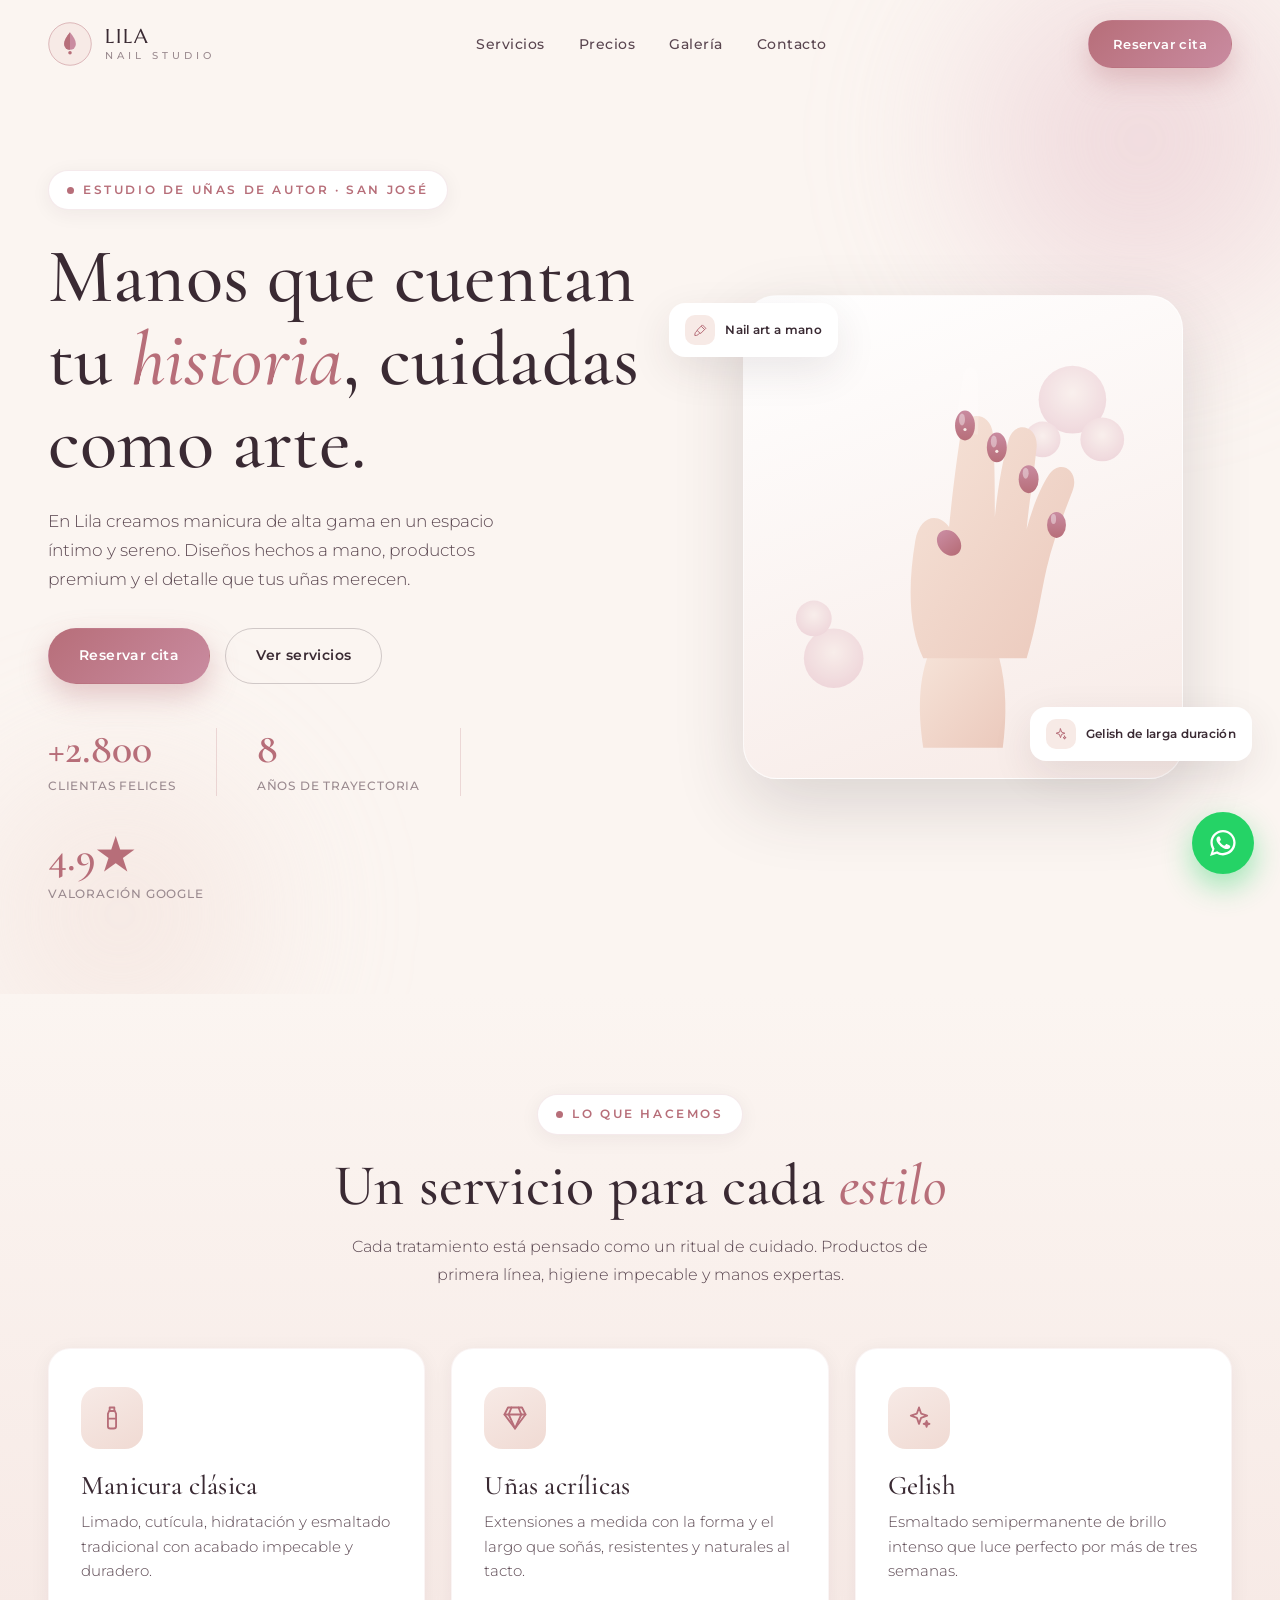
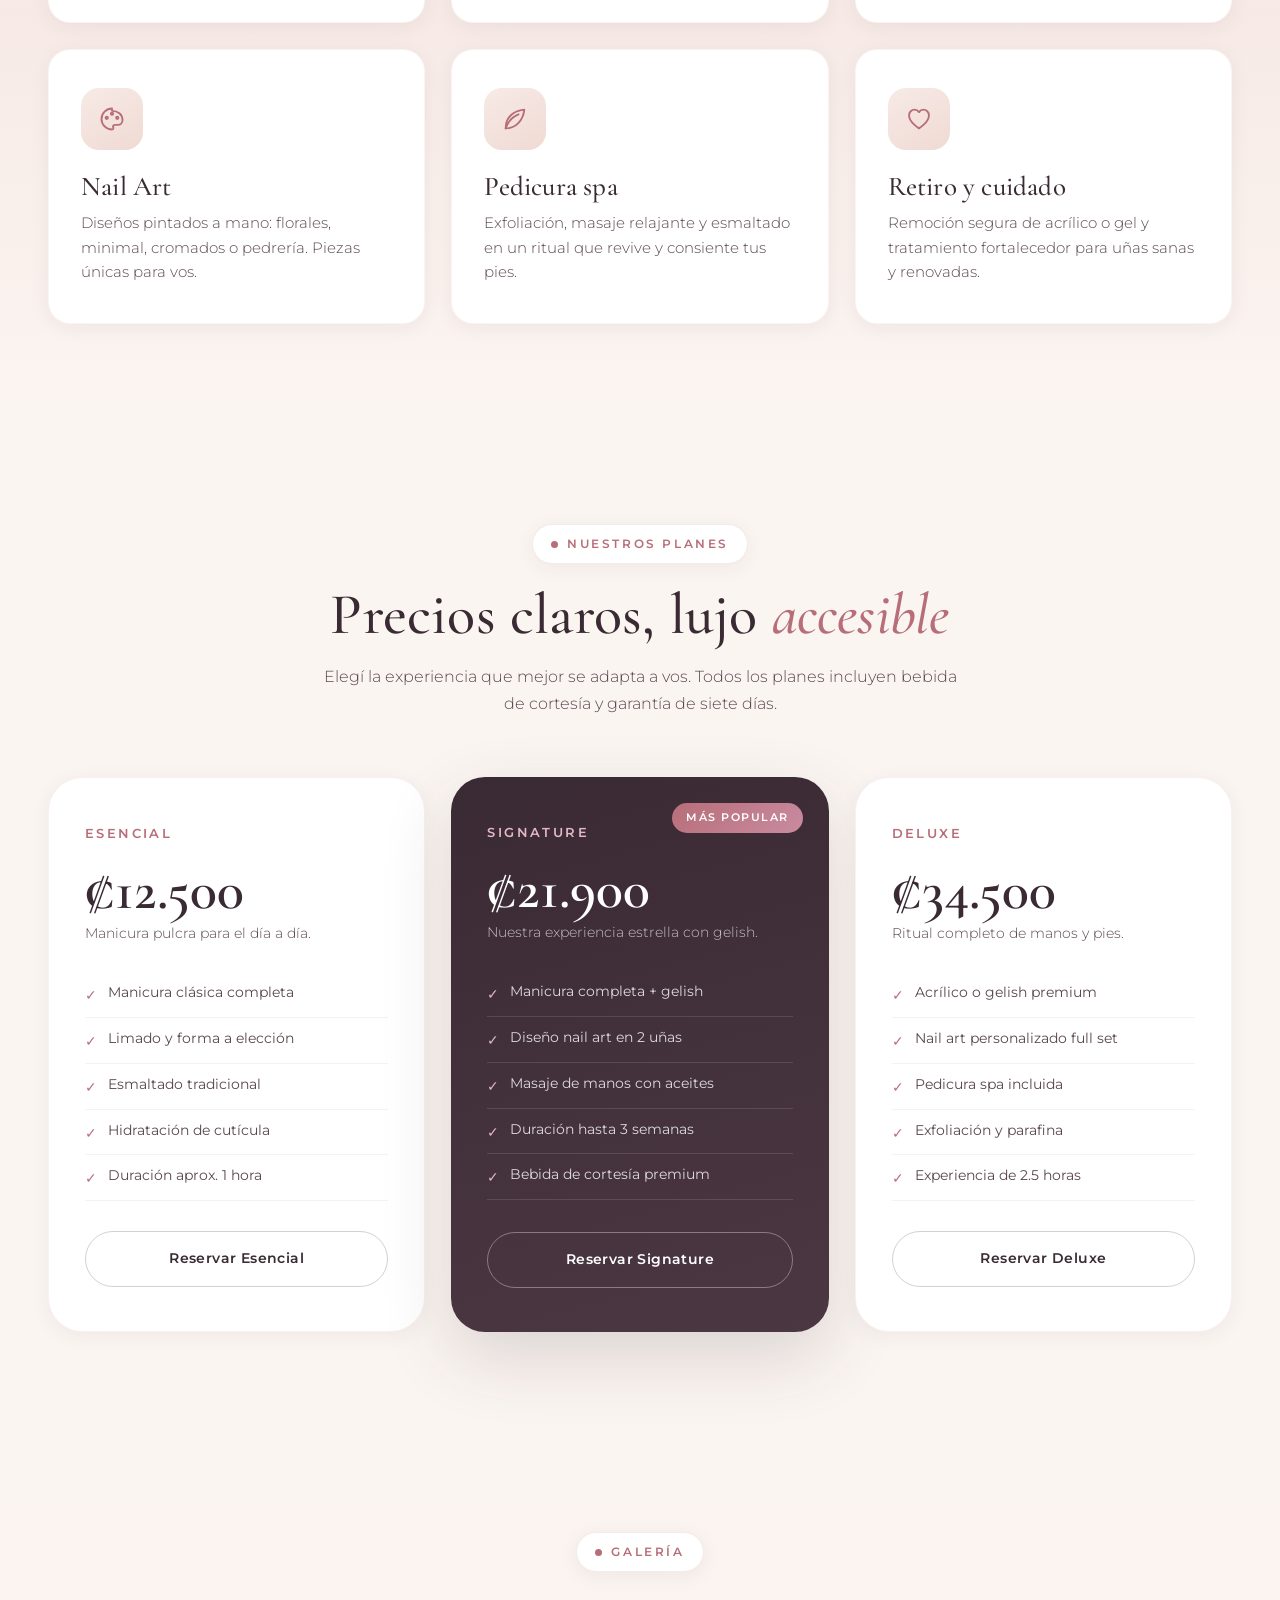
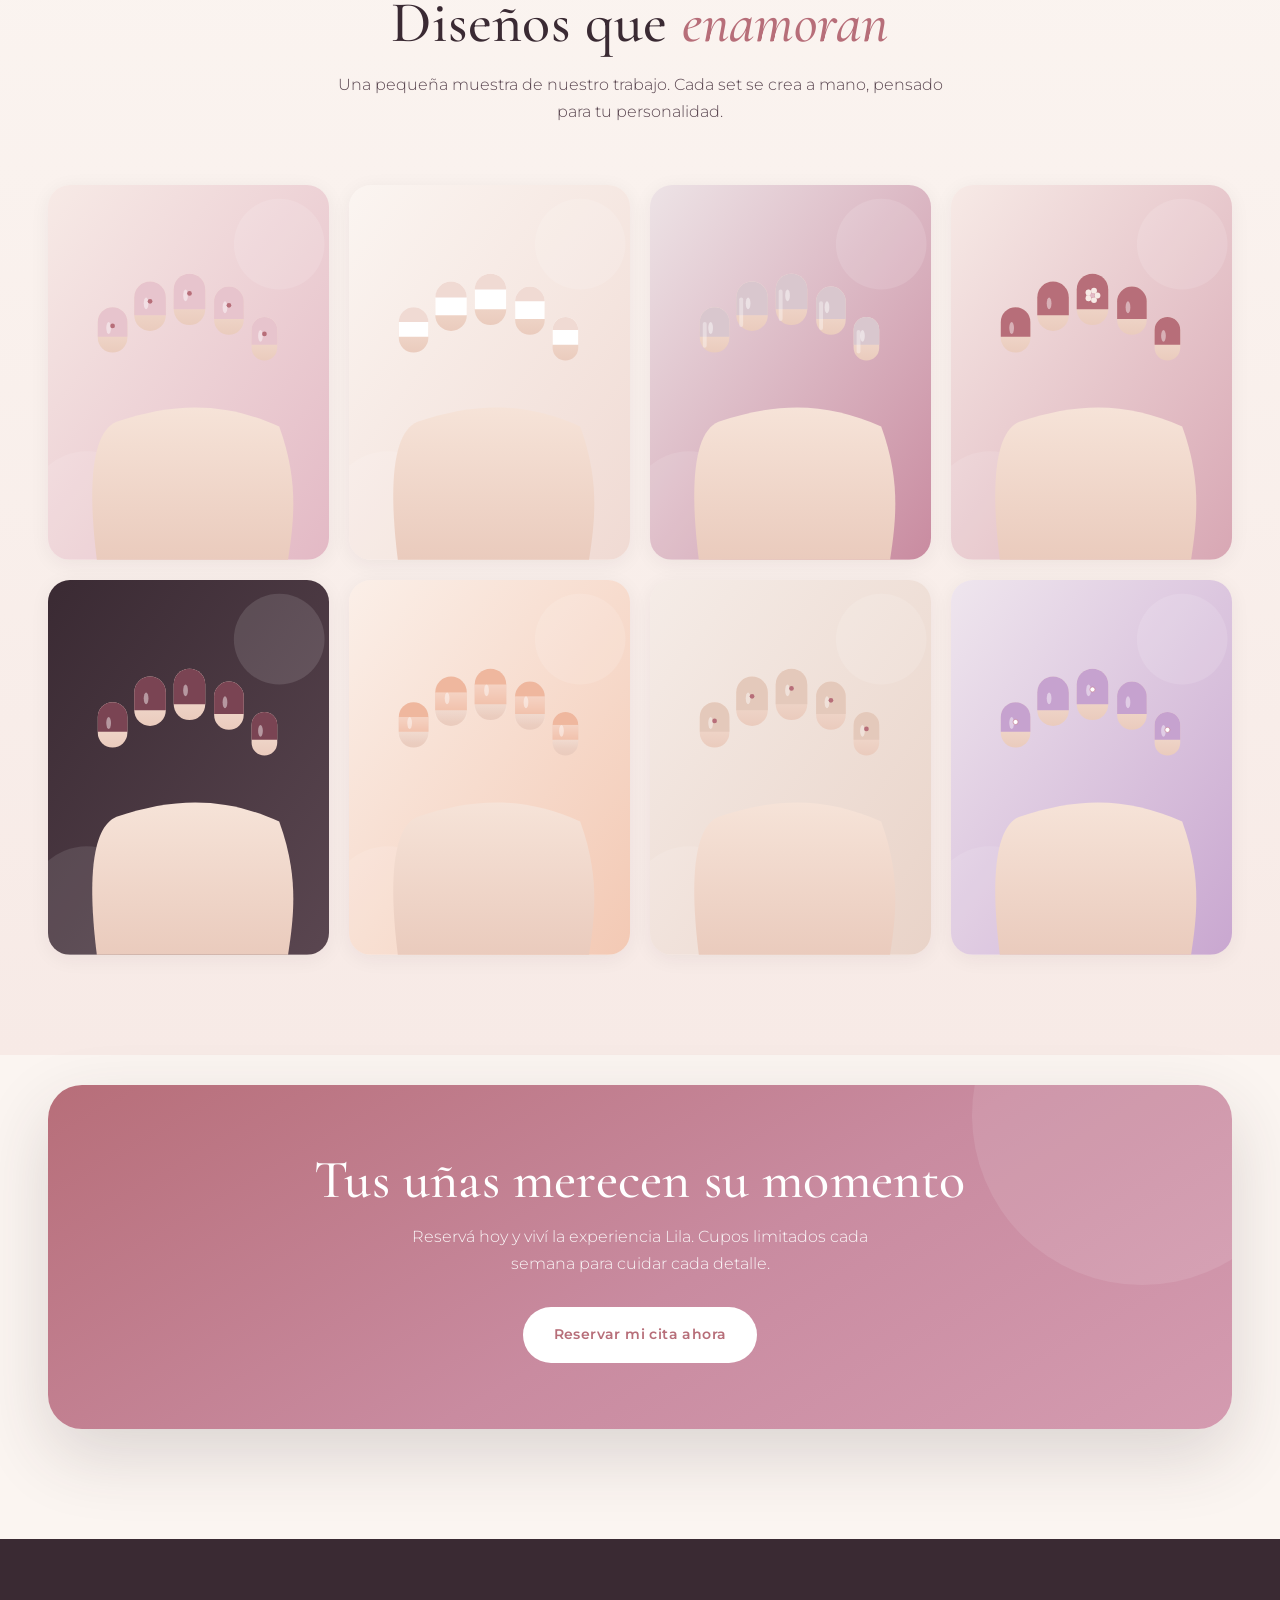
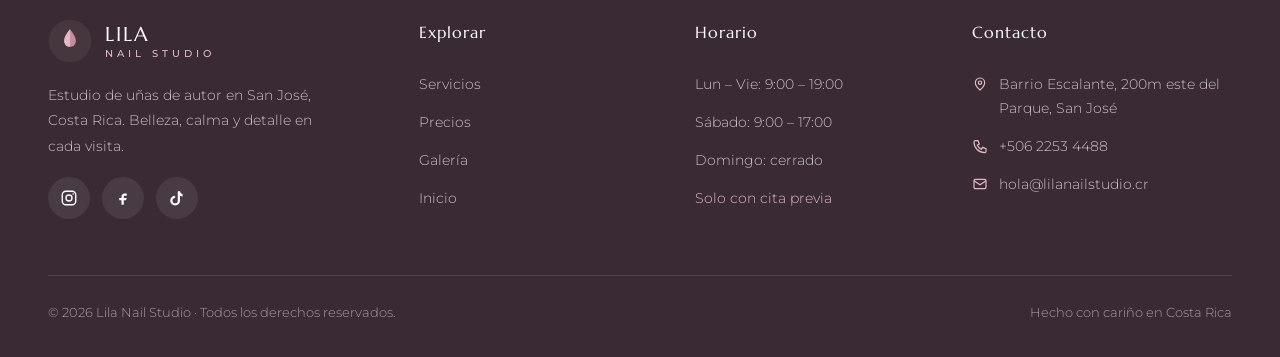
<file: proyectos/nails-studio/index.html>
<!DOCTYPE html>
<html lang="es-CR">
<head>
<meta charset="UTF-8" />
<meta name="viewport" content="width=device-width, initial-scale=1.0" />
<title>Lila · Nail Studio — Arte en uñas en San José, Costa Rica</title>
<meta name="description" content="Lila Nail Studio: manicura de autor, uñas acrílicas, gelish y nail art en San José, Costa Rica. Reserva tu cita en un espacio íntimo y sofisticado." />
<link rel="preconnect" href="https://fonts.googleapis.com" />
<link rel="preconnect" href="https://fonts.gstatic.com" crossorigin />
<link href="https://fonts.googleapis.com/css2?family=Cormorant+Garamond:ital,wght@0,400;0,500;0,600;0,700;1,400;1,500&family=Marcellus&family=Montserrat:wght@300;400;500;600&display=swap" rel="stylesheet" />
<style>
  :root {
    --cream: #FBF5F1;
    --blush: #F7EAE6;
    --blush-deep: #F0DAD3;
    --rose: #C98BA0;
    --rose-gold: #B76E79;
    --rose-soft: #E3B9C5;
    --plum: #3A2A33;
    --plum-soft: #5A4650;
    --taupe: #9A8A8F;
    --white: #FFFFFF;
    --shadow-sm: 0 4px 20px rgba(58, 42, 51, 0.06);
    --shadow-md: 0 14px 40px rgba(58, 42, 51, 0.10);
    --shadow-lg: 0 26px 70px rgba(58, 42, 51, 0.16);
    --radius: 22px;
    --radius-lg: 34px;
    --maxw: 1240px;
    --ease: cubic-bezier(0.22, 1, 0.36, 1);
  }

  * { margin: 0; padding: 0; box-sizing: border-box; }

  html { scroll-behavior: smooth; }

  body {
    font-family: 'Montserrat', sans-serif;
    background: var(--cream);
    color: var(--plum);
    line-height: 1.7;
    font-weight: 400;
    -webkit-font-smoothing: antialiased;
    overflow-x: hidden;
  }

  h1, h2, h3, .display { font-family: 'Cormorant Garamond', serif; font-weight: 500; line-height: 1.08; letter-spacing: 0.2px; }
  .marcellus { font-family: 'Marcellus', serif; }

  a { color: inherit; text-decoration: none; }
  img, svg { display: block; max-width: 100%; }

  .wrap { width: 100%; max-width: var(--maxw); margin: 0 auto; padding: 0 28px; }

  .accent { color: var(--rose-gold); font-style: italic; }

  .eyebrow {
    display: inline-flex; align-items: center; gap: 9px;
    font-family: 'Montserrat', sans-serif;
    font-size: 12px; font-weight: 600; letter-spacing: 2.6px; text-transform: uppercase;
    color: var(--rose-gold);
    background: var(--white);
    padding: 9px 18px; border-radius: 100px;
    box-shadow: var(--shadow-sm);
    border: 1px solid rgba(183, 110, 121, 0.14);
  }
  .eyebrow .dot { width: 7px; height: 7px; border-radius: 50%; background: var(--rose-gold); }

  /* ---------- Buttons ---------- */
  .btn {
    display: inline-flex; align-items: center; justify-content: center; gap: 10px;
    font-family: 'Montserrat', sans-serif;
    font-size: 14px; font-weight: 600; letter-spacing: 0.4px;
    padding: 15px 30px; border-radius: 100px;
    cursor: pointer; border: 1.5px solid transparent;
    transition: transform .45s var(--ease), box-shadow .45s var(--ease), background .3s ease, color .3s ease;
    white-space: nowrap;
  }
  .btn-primary {
    background: linear-gradient(135deg, var(--rose-gold), var(--rose));
    color: var(--white);
    box-shadow: 0 12px 28px rgba(183, 110, 121, 0.34);
  }
  .btn-primary:hover { transform: translateY(-3px); box-shadow: 0 18px 40px rgba(183, 110, 121, 0.44); }
  .btn-ghost {
    background: transparent; color: var(--plum);
    border-color: rgba(58, 42, 51, 0.22);
  }
  .btn-ghost:hover { transform: translateY(-3px); border-color: var(--rose-gold); color: var(--rose-gold); }
  .btn-sm { padding: 12px 24px; font-size: 13px; }

  /* ---------- Header ---------- */
  header {
    position: fixed; top: 0; left: 0; right: 0; z-index: 100;
    transition: background .45s ease, box-shadow .45s ease, backdrop-filter .45s ease, padding .45s ease;
    padding: 20px 0;
  }
  header.scrolled {
    background: rgba(251, 245, 241, 0.82);
    backdrop-filter: blur(16px); -webkit-backdrop-filter: blur(16px);
    box-shadow: 0 6px 30px rgba(58, 42, 51, 0.07);
    padding: 12px 0;
    border-bottom: 1px solid rgba(183, 110, 121, 0.10);
  }
  .nav { display: flex; align-items: center; justify-content: space-between; gap: 30px; }
  .brand { display: flex; align-items: center; gap: 13px; }
  .brand-mark { width: 44px; height: 44px; flex: none; }
  .brand-text { display: flex; flex-direction: column; line-height: 1; }
  .brand-name { font-family: 'Marcellus', serif; font-size: 20px; letter-spacing: 2px; color: var(--plum); }
  .brand-sub { font-size: 9.5px; letter-spacing: 4px; text-transform: uppercase; color: var(--taupe); margin-top: 4px; font-weight: 500; }

  .nav-links { display: flex; align-items: center; gap: 34px; }
  .nav-links a {
    font-size: 13.5px; font-weight: 500; letter-spacing: 0.5px; color: var(--plum-soft);
    position: relative; transition: color .3s ease;
  }
  .nav-links a::after {
    content: ''; position: absolute; left: 0; bottom: -6px; width: 0; height: 1.5px;
    background: var(--rose-gold); transition: width .35s var(--ease);
  }
  .nav-links a:hover { color: var(--rose-gold); }
  .nav-links a:hover::after { width: 100%; }
  .nav-cta { display: flex; align-items: center; gap: 16px; }

  .burger { display: none; flex-direction: column; gap: 5px; background: none; border: none; cursor: pointer; padding: 8px; }
  .burger span { width: 24px; height: 2px; background: var(--plum); border-radius: 2px; transition: .3s; }

  /* ---------- Hero ---------- */
  .hero { position: relative; padding: 170px 0 90px; overflow: hidden; }
  .hero-bg-blob { position: absolute; border-radius: 50%; filter: blur(60px); opacity: .55; z-index: 0; }
  .blob-1 { width: 520px; height: 520px; background: radial-gradient(circle, var(--rose-soft), transparent 70%); top: -120px; right: -120px; }
  .blob-2 { width: 440px; height: 440px; background: radial-gradient(circle, var(--blush-deep), transparent 70%); bottom: -140px; left: -100px; }

  .hero-grid { position: relative; z-index: 2; display: grid; grid-template-columns: 1.05fr 0.95fr; gap: 50px; align-items: center; }
  .hero-copy h1 { font-size: clamp(46px, 6vw, 82px); margin: 26px 0 22px; color: var(--plum); }
  .hero-copy p.lead { font-size: 17px; color: var(--plum-soft); max-width: 480px; font-weight: 300; }
  .hero-actions { display: flex; gap: 15px; margin: 34px 0 44px; flex-wrap: wrap; }

  .stats { display: flex; gap: 40px; flex-wrap: wrap; }
  .stat .num { font-family: 'Cormorant Garamond', serif; font-size: 42px; font-weight: 600; color: var(--rose-gold); line-height: 1; }
  .stat .lbl { font-size: 12px; letter-spacing: 0.8px; color: var(--taupe); margin-top: 6px; text-transform: uppercase; font-weight: 500; }
  .stat-div { width: 1px; background: rgba(183, 110, 121, 0.22); align-self: stretch; }

  /* Hero visual */
  .hero-visual { position: relative; display: flex; justify-content: center; align-items: center; }
  .hero-card {
    position: relative; z-index: 2; width: 100%; max-width: 440px;
    background: linear-gradient(160deg, var(--white), var(--blush));
    border-radius: var(--radius-lg); padding: 34px 30px 30px;
    box-shadow: var(--shadow-lg); border: 1px solid rgba(255,255,255,0.7);
  }
  .hero-card .hand-wrap { position: relative; }
  .float-chip {
    position: absolute; z-index: 3; background: var(--white); border-radius: 16px;
    box-shadow: var(--shadow-md); padding: 12px 16px; display: flex; align-items: center; gap: 10px;
    font-size: 12px; font-weight: 600; color: var(--plum); letter-spacing: .3px;
  }
  .float-chip .ic { width: 30px; height: 30px; border-radius: 10px; display: grid; place-items: center; font-size: 15px; background: var(--blush); color: var(--rose-gold); }
  .chip-a { top: 8px; left: -24px; animation: floaty 6s ease-in-out infinite; }
  .chip-b { bottom: 18px; right: -20px; animation: floaty 6s ease-in-out infinite 1.6s; }

  @keyframes floaty { 0%,100% { transform: translateY(0); } 50% { transform: translateY(-12px); } }

  /* ---------- Section shared ---------- */
  section { position: relative; }
  .section-pad { padding: 100px 0; }
  .section-head { text-align: center; max-width: 640px; margin: 0 auto 60px; }
  .section-head h2 { font-size: clamp(36px, 4.6vw, 58px); margin: 20px 0 16px; }
  .section-head p { color: var(--plum-soft); font-size: 16px; font-weight: 300; }

  /* ---------- Services ---------- */
  .services { background: linear-gradient(180deg, var(--cream), var(--blush) 60%, var(--cream)); }
  .cards { display: grid; grid-template-columns: repeat(3, 1fr); gap: 26px; }
  .card {
    background: var(--white); border-radius: var(--radius); padding: 38px 32px;
    box-shadow: var(--shadow-sm); border: 1px solid rgba(183, 110, 121, 0.08);
    transition: transform .5s var(--ease), box-shadow .5s var(--ease);
    position: relative; overflow: hidden;
  }
  .card::before {
    content: ''; position: absolute; top: 0; left: 0; right: 0; height: 3px;
    background: linear-gradient(90deg, var(--rose-gold), var(--rose-soft));
    transform: scaleX(0); transform-origin: left; transition: transform .5s var(--ease);
  }
  .card:hover { transform: translateY(-10px); box-shadow: var(--shadow-lg); }
  .card:hover::before { transform: scaleX(1); }
  .card-ic {
    width: 62px; height: 62px; border-radius: 18px; display: grid; place-items: center;
    font-size: 28px; background: linear-gradient(150deg, var(--blush), var(--blush-deep));
    margin-bottom: 22px; color: var(--rose-gold);
  }
  .card h3 { font-size: 27px; margin-bottom: 10px; color: var(--plum); }
  .card p { font-size: 14.5px; color: var(--plum-soft); font-weight: 300; }

  /* ---------- Pricing ---------- */
  .price-grid { display: grid; grid-template-columns: repeat(3, 1fr); gap: 26px; align-items: stretch; }
  .price-card {
    background: var(--white); border-radius: var(--radius-lg); padding: 44px 36px;
    box-shadow: var(--shadow-sm); border: 1px solid rgba(183, 110, 121, 0.10);
    display: flex; flex-direction: column; transition: transform .5s var(--ease), box-shadow .5s var(--ease);
  }
  .price-card:hover { transform: translateY(-8px); box-shadow: var(--shadow-md); }
  .price-card.featured {
    background: linear-gradient(165deg, var(--plum), #4b3742);
    color: var(--white); transform: scale(1.04); box-shadow: var(--shadow-lg);
    border: none; position: relative;
  }
  .price-card.featured:hover { transform: scale(1.04) translateY(-8px); }
  .price-tier { font-size: 13px; letter-spacing: 2.4px; text-transform: uppercase; font-weight: 600; color: var(--rose-gold); }
  .price-card.featured .price-tier { color: var(--rose-soft); }
  .badge-pop {
    position: absolute; top: 26px; right: 26px; font-size: 10.5px; letter-spacing: 1.5px; text-transform: uppercase;
    background: linear-gradient(135deg, var(--rose-gold), var(--rose)); color: #fff; padding: 6px 14px; border-radius: 100px; font-weight: 600;
  }
  .price-amt { font-family: 'Cormorant Garamond', serif; font-size: 56px; font-weight: 600; margin: 18px 0 4px; line-height: 1; }
  .price-amt small { font-size: 18px; font-family: 'Montserrat'; color: var(--taupe); font-weight: 400; }
  .price-card.featured .price-amt small { color: var(--rose-soft); }
  .price-desc { font-size: 14px; color: var(--plum-soft); font-weight: 300; margin-bottom: 26px; }
  .price-card.featured .price-desc { color: rgba(255,255,255,0.7); }
  .price-feats { list-style: none; margin: 0 0 30px; flex: 1; }
  .price-feats li { display: flex; align-items: flex-start; gap: 11px; padding: 9px 0; font-size: 14px; color: var(--plum-soft); font-weight: 400; border-bottom: 1px solid rgba(183,110,121,0.10); }
  .price-card.featured .price-feats li { color: rgba(255,255,255,0.82); border-color: rgba(255,255,255,0.12); }
  .price-feats .check { color: var(--rose-gold); flex: none; margin-top: 3px; }
  .price-card.featured .price-feats .check { color: var(--rose-soft); }
  .price-card.featured .btn-ghost { color: #fff; border-color: rgba(255,255,255,0.35); }
  .price-card.featured .btn-ghost:hover { background: #fff; color: var(--plum); border-color: #fff; }

  /* ---------- Gallery ---------- */
  .gallery { background: linear-gradient(180deg, var(--cream), var(--blush)); }
  .gal-grid { display: grid; grid-template-columns: repeat(4, 1fr); gap: 20px; }
  .gal-tile {
    border-radius: var(--radius); overflow: hidden; box-shadow: var(--shadow-sm);
    aspect-ratio: 3/4; position: relative; transition: transform .5s var(--ease), box-shadow .5s var(--ease);
    cursor: pointer;
  }
  .gal-tile:hover { transform: translateY(-8px) scale(1.015); box-shadow: var(--shadow-lg); }
  .gal-tile svg { width: 100%; height: 100%; }
  .gal-cap {
    position: absolute; left: 0; right: 0; bottom: 0; padding: 26px 18px 16px;
    background: linear-gradient(transparent, rgba(58,42,51,0.55));
    color: #fff; font-family: 'Cormorant Garamond', serif; font-size: 21px; font-weight: 600;
    opacity: 0; transform: translateY(10px); transition: opacity .45s var(--ease), transform .45s var(--ease);
  }
  .gal-tile:hover .gal-cap { opacity: 1; transform: translateY(0); }

  /* ---------- Footer ---------- */
  footer { background: var(--plum); color: rgba(255,255,255,0.72); padding: 80px 0 34px; }
  .foot-grid { display: grid; grid-template-columns: 1.4fr 1fr 1fr 1.1fr; gap: 40px; margin-bottom: 56px; }
  .foot-brand .brand-name { color: #fff; }
  .foot-brand .brand-sub { color: var(--rose-soft); }
  .foot-brand p { font-size: 14px; font-weight: 300; margin-top: 20px; max-width: 300px; line-height: 1.8; }
  .foot-col h4 { font-family: 'Marcellus', serif; color: #fff; font-size: 16px; letter-spacing: 1px; margin-bottom: 20px; font-weight: 400; }
  .foot-col ul { list-style: none; }
  .foot-col li { font-size: 14px; font-weight: 300; padding: 7px 0; transition: color .3s; }
  .foot-col a:hover { color: var(--rose-soft); }
  .foot-contact li { display: flex; gap: 11px; align-items: flex-start; }
  .foot-contact .ico { flex: none; margin-top: 3px; color: var(--rose-soft); }
  .socials { display: flex; gap: 12px; margin-top: 18px; }
  .soc {
    width: 42px; height: 42px; border-radius: 50%; display: grid; place-items: center;
    background: rgba(255,255,255,0.08); color: #fff; transition: background .3s, transform .3s;
  }
  .soc:hover { background: var(--rose-gold); transform: translateY(-3px); }
  .foot-bottom {
    border-top: 1px solid rgba(255,255,255,0.12); padding-top: 26px;
    display: flex; justify-content: space-between; gap: 16px; flex-wrap: wrap;
    font-size: 12.5px; font-weight: 300; color: rgba(255,255,255,0.55);
  }

  /* ---------- WhatsApp float ---------- */
  .wa-float {
    position: fixed; bottom: 26px; right: 26px; z-index: 200;
    width: 62px; height: 62px; border-radius: 50%;
    background: #25D366; display: grid; place-items: center;
    box-shadow: 0 12px 30px rgba(37, 211, 102, 0.45);
    transition: transform .4s var(--ease), box-shadow .4s var(--ease);
    animation: wa-pulse 2.6s ease-in-out infinite;
  }
  .wa-float:hover { transform: scale(1.08); box-shadow: 0 16px 40px rgba(37,211,102,0.6); }
  @keyframes wa-pulse { 0%,100% { box-shadow: 0 12px 30px rgba(37,211,102,0.45), 0 0 0 0 rgba(37,211,102,0.4); } 50% { box-shadow: 0 12px 30px rgba(37,211,102,0.45), 0 0 0 14px rgba(37,211,102,0); } }

  /* ---------- Reveal ---------- */
  .reveal { opacity: 0; transform: translateY(34px); transition: opacity .9s var(--ease), transform .9s var(--ease); }
  .reveal.in { opacity: 1; transform: translateY(0); }
  .reveal.d1 { transition-delay: .08s; }
  .reveal.d2 { transition-delay: .16s; }
  .reveal.d3 { transition-delay: .24s; }
  .reveal.d4 { transition-delay: .32s; }
  .reveal.d5 { transition-delay: .40s; }

  /* ---------- CTA band ---------- */
  .cta-band { padding: 30px 0 110px; }
  .cta-inner {
    background: linear-gradient(150deg, var(--rose-gold), var(--rose) 55%, #d49bb0);
    border-radius: var(--radius-lg); padding: 66px 50px; text-align: center; color: #fff;
    position: relative; overflow: hidden; box-shadow: var(--shadow-lg);
  }
  .cta-inner::after { content: ''; position: absolute; width: 340px; height: 340px; border-radius: 50%; background: rgba(255,255,255,0.10); top: -140px; right: -80px; }
  .cta-inner h2 { font-size: clamp(34px, 4.4vw, 54px); margin-bottom: 14px; position: relative; z-index: 2; }
  .cta-inner p { font-weight: 300; max-width: 480px; margin: 0 auto 30px; position: relative; z-index: 2; opacity: .92; }
  .cta-inner .btn { position: relative; z-index: 2; background: #fff; color: var(--rose-gold); }
  .cta-inner .btn:hover { transform: translateY(-3px); box-shadow: 0 16px 40px rgba(0,0,0,0.18); }

  /* ---------- Responsive ---------- */
  @media (max-width: 980px) {
    .hero-grid { grid-template-columns: 1fr; gap: 56px; }
    .hero-visual { order: -1; }
    .hero-copy { text-align: center; }
    .hero-copy p.lead { margin: 0 auto; }
    .hero-actions, .stats { justify-content: center; }
    .cards { grid-template-columns: repeat(2, 1fr); }
    .price-grid { grid-template-columns: 1fr; max-width: 440px; margin: 0 auto; }
    .price-card.featured { transform: scale(1); }
    .price-card.featured:hover { transform: translateY(-8px); }
    .gal-grid { grid-template-columns: repeat(2, 1fr); }
    .foot-grid { grid-template-columns: 1fr 1fr; }
    .nav-links, .nav-cta .btn { display: none; }
    .burger { display: flex; }
  }
  @media (max-width: 560px) {
    .wrap { padding: 0 20px; }
    .section-pad { padding: 72px 0; }
    .cards { grid-template-columns: 1fr; }
    .gal-grid { grid-template-columns: 1fr 1fr; }
    .foot-grid { grid-template-columns: 1fr; }
    .stats { gap: 24px; }
    .stat-div { display: none; }
    .cta-inner { padding: 46px 26px; }
    .float-chip { display: none; }
  }

  @media (prefers-reduced-motion: reduce) {
    html { scroll-behavior: auto; }
    *, *::before, *::after { animation: none !important; transition: none !important; }
    .reveal { opacity: 1 !important; transform: none !important; }
  }
</style>
</head>
<body>

<!-- ============ HEADER ============ -->
<header id="header">
  <div class="wrap nav">
    <a href="#inicio" class="brand" aria-label="Lila Nail Studio inicio">
      <svg class="brand-mark" viewBox="0 0 60 60" fill="none" aria-hidden="true">
        <circle cx="30" cy="30" r="29" fill="#F7EAE6"/>
        <circle cx="30" cy="30" r="29" stroke="#B76E79" stroke-width="1.2" opacity="0.5"/>
        <path d="M30 14c-5 6-8 11-8 16a8 8 0 0016 0c0-5-3-10-8-16z" fill="#C98BA0"/>
        <path d="M30 14c-5 6-8 11-8 16a8 8 0 008 8V14z" fill="#B76E79"/>
        <circle cx="30" cy="42" r="2.4" fill="#B76E79"/>
      </svg>
      <span class="brand-text">
        <span class="brand-name">LILA</span>
        <span class="brand-sub">Nail Studio</span>
      </span>
    </a>
    <nav class="nav-links" aria-label="Principal">
      <a href="#servicios">Servicios</a>
      <a href="#precios">Precios</a>
      <a href="#galeria">Galería</a>
      <a href="#contacto">Contacto</a>
    </nav>
    <div class="nav-cta">
      <a href="#contacto" class="btn btn-primary btn-sm">Reservar cita</a>
      <button class="burger" id="burger" aria-label="Menú"><span></span><span></span><span></span></button>
    </div>
  </div>
</header>

<!-- ============ HERO ============ -->
<section class="hero" id="inicio">
  <div class="hero-bg-blob blob-1"></div>
  <div class="hero-bg-blob blob-2"></div>
  <div class="wrap hero-grid">
    <div class="hero-copy">
      <span class="eyebrow reveal"><span class="dot"></span>Estudio de uñas de autor · San José</span>
      <h1 class="reveal d1">Manos que cuentan tu <span class="accent">historia</span>, cuidadas como arte.</h1>
      <p class="lead reveal d2">En Lila creamos manicura de alta gama en un espacio íntimo y sereno. Diseños hechos a mano, productos premium y el detalle que tus uñas merecen.</p>
      <div class="hero-actions reveal d3">
        <a href="#contacto" class="btn btn-primary">Reservar cita</a>
        <a href="#servicios" class="btn btn-ghost">Ver servicios</a>
      </div>
      <div class="stats reveal d4">
        <div class="stat"><div class="num">+2.800</div><div class="lbl">Clientas felices</div></div>
        <div class="stat-div"></div>
        <div class="stat"><div class="num">8</div><div class="lbl">Años de trayectoria</div></div>
        <div class="stat-div"></div>
        <div class="stat"><div class="num">4.9★</div><div class="lbl">Valoración Google</div></div>
      </div>
    </div>

    <div class="hero-visual reveal d2">
      <div class="float-chip chip-a"><span class="ic"><svg width="1em" height="1em" viewBox="0 0 24 24" fill="none" stroke="currentColor" stroke-width="1.6" stroke-linecap="round" stroke-linejoin="round" style="display:block" aria-hidden="true"><path d="M15.5 3.5l5 5-8.6 8.6-5-5z"/><path d="M6.9 12.1l-3 3c-1 1-1 3.9-1 4.9 1 0 3.9 0 4.9-1l3-3"/><path d="M13.5 5.5l5 5"/></svg></span> Nail art a mano</div>
      <div class="float-chip chip-b"><span class="ic"><svg width="1em" height="1em" viewBox="0 0 24 24" fill="none" stroke="currentColor" stroke-width="1.6" stroke-linecap="round" stroke-linejoin="round" style="display:block" aria-hidden="true"><path d="M12 3l1.8 5.2L19 10l-5.2 1.8L12 17l-1.8-5.2L5 10l5.2-1.8z"/><path d="M18.5 14.5l.6 1.9 1.9.6-1.9.6-.6 1.9-.6-1.9-1.9-.6 1.9-.6z"/></svg></span> Gelish de larga duración</div>
      <div class="hero-card">
        <div class="hand-wrap">
          <svg viewBox="0 0 380 420" fill="none" xmlns="http://www.w3.org/2000/svg" role="img" aria-label="Mano elegante con uñas pintadas">
            <defs>
              <linearGradient id="skin" x1="0" y1="0" x2="1" y2="1">
                <stop offset="0" stop-color="#F6E3D8"/>
                <stop offset="1" stop-color="#EBC9BC"/>
              </linearGradient>
              <linearGradient id="nail" x1="0" y1="0" x2="0" y2="1">
                <stop offset="0" stop-color="#C98BA0"/>
                <stop offset="1" stop-color="#B76E79"/>
              </linearGradient>
              <radialGradient id="petal" cx="0.5" cy="0.4" r="0.7">
                <stop offset="0" stop-color="#F7EAE6"/>
                <stop offset="1" stop-color="#E3B9C5"/>
              </radialGradient>
            </defs>

            <!-- soft floral backdrop -->
            <g opacity="0.55">
              <circle cx="300" cy="70" r="34" fill="url(#petal)"/>
              <circle cx="330" cy="110" r="22" fill="url(#petal)"/>
              <circle cx="270" cy="110" r="18" fill="url(#petal)"/>
              <circle cx="60" cy="330" r="30" fill="url(#petal)"/>
              <circle cx="40" cy="290" r="18" fill="url(#petal)"/>
            </g>

            <!-- wrist -->
            <path d="M150 420c-6-40-4-70 6-96l70 4c8 30 8 60 4 92z" fill="url(#skin)"/>

            <!-- palm -->
            <path d="M150 330c-14-30-16-70-8-118 4-24 22-30 34-14 4-40 8-70 12-96 4-22 30-20 32 2 2 26 2 58 2 84 3-30 8-58 14-78 6-20 30-14 28 8-3 30-8 58-10 82 6-22 14-42 22-54 12-18 32-4 24 16-10 26-20 52-26 78-6 26-10 58-20 90z" fill="url(#skin)"/>

            <!-- fingers highlights -->
            <path d="M182 104c2-20 5-40 8-58 2-12 14-11 15 1 1 18 1 40 0 58z" fill="#fff" opacity="0.18"/>

            <!-- nails -->
            <ellipse cx="192" cy="96" rx="10" ry="15" fill="url(#nail)"/>
            <ellipse cx="224" cy="118" rx="10" ry="15" fill="url(#nail)"/>
            <ellipse cx="256" cy="150" rx="10" ry="14" fill="url(#nail)"/>
            <ellipse cx="284" cy="196" rx="9.5" ry="13" fill="url(#nail)"/>
            <!-- thumb nail -->
            <ellipse cx="176" cy="214" rx="11" ry="14" transform="rotate(-38 176 214)" fill="url(#nail)"/>

            <!-- nail shine -->
            <g fill="#fff" opacity="0.4">
              <ellipse cx="189" cy="90" rx="3" ry="6"/>
              <ellipse cx="221" cy="112" rx="3" ry="6"/>
              <ellipse cx="253" cy="144" rx="3" ry="5.5"/>
              <ellipse cx="281" cy="190" rx="2.6" ry="5"/>
            </g>

            <!-- tiny accent dots (nail art) -->
            <circle cx="192" cy="100" r="1.6" fill="#F7EAE6"/>
            <circle cx="224" cy="122" r="1.6" fill="#F7EAE6"/>
          </svg>
        </div>
      </div>
    </div>
  </div>
</section>

<!-- ============ SERVICES ============ -->
<section class="section-pad services" id="servicios">
  <div class="wrap">
    <div class="section-head reveal">
      <span class="eyebrow"><span class="dot"></span>Lo que hacemos</span>
      <h2>Un servicio para cada <span class="accent">estilo</span></h2>
      <p>Cada tratamiento está pensado como un ritual de cuidado. Productos de primera línea, higiene impecable y manos expertas.</p>
    </div>
    <div class="cards">
      <div class="card reveal">
        <div class="card-ic"><svg width="1em" height="1em" viewBox="0 0 24 24" fill="none" stroke="currentColor" stroke-width="1.6" stroke-linecap="round" stroke-linejoin="round" style="display:block" aria-hidden="true"><path d="M10 3h4v3h-4z"/><path d="M9.5 6h5l1 2.4V19a2 2 0 0 1-2 2h-3a2 2 0 0 1-2-2V8.4z"/><path d="M8.5 12.5h7"/></svg></div>
        <h3>Manicura clásica</h3>
        <p>Limado, cutícula, hidratación y esmaltado tradicional con acabado impecable y duradero.</p>
      </div>
      <div class="card reveal d1">
        <div class="card-ic"><svg width="1em" height="1em" viewBox="0 0 24 24" fill="none" stroke="currentColor" stroke-width="1.6" stroke-linecap="round" stroke-linejoin="round" style="display:block" aria-hidden="true"><path d="M6 3h12l3 6-9 12L3 9z"/><path d="M3 9h18"/><path d="M9 3l-2.4 6L12 21M15 3l2.4 6L12 21"/></svg></div>
        <h3>Uñas acrílicas</h3>
        <p>Extensiones a medida con la forma y el largo que soñás, resistentes y naturales al tacto.</p>
      </div>
      <div class="card reveal d2">
        <div class="card-ic"><svg width="1em" height="1em" viewBox="0 0 24 24" fill="none" stroke="currentColor" stroke-width="1.6" stroke-linecap="round" stroke-linejoin="round" style="display:block" aria-hidden="true"><path d="M12 3l1.8 5.2L19 10l-5.2 1.8L12 17l-1.8-5.2L5 10l5.2-1.8z"/><path d="M18.5 14.5l.6 1.9 1.9.6-1.9.6-.6 1.9-.6-1.9-1.9-.6 1.9-.6z"/></svg></div>
        <h3>Gelish</h3>
        <p>Esmaltado semipermanente de brillo intenso que luce perfecto por más de tres semanas.</p>
      </div>
      <div class="card reveal">
        <div class="card-ic"><svg width="1em" height="1em" viewBox="0 0 24 24" fill="none" stroke="currentColor" stroke-width="1.6" stroke-linecap="round" stroke-linejoin="round" style="display:block" aria-hidden="true"><path d="M12 3a9 9 0 1 0 0 18c1 0 1.5-.9 1-1.9-.5-1.2.4-2.1 1.6-2.1H17a4 4 0 0 0 4-4c0-5-4-8-9-8z"/><circle cx="7.5" cy="11" r="1"/><circle cx="12" cy="7.5" r="1"/><circle cx="16.5" cy="11" r="1"/></svg></div>
        <h3>Nail Art</h3>
        <p>Diseños pintados a mano: florales, minimal, cromados o pedrería. Piezas únicas para vos.</p>
      </div>
      <div class="card reveal d1">
        <div class="card-ic"><svg width="1em" height="1em" viewBox="0 0 24 24" fill="none" stroke="currentColor" stroke-width="1.6" stroke-linecap="round" stroke-linejoin="round" style="display:block" aria-hidden="true"><path d="M4 20c0-9 6-15 16-16C19 13 13 20 4 20z"/><path d="M4 20C6 14 10 10 15 8"/></svg></div>
        <h3>Pedicura spa</h3>
        <p>Exfoliación, masaje relajante y esmaltado en un ritual que revive y consiente tus pies.</p>
      </div>
      <div class="card reveal d2">
        <div class="card-ic"><svg width="1em" height="1em" viewBox="0 0 24 24" fill="none" stroke="currentColor" stroke-width="1.6" stroke-linecap="round" stroke-linejoin="round" style="display:block" aria-hidden="true"><path d="M12 20S3.5 14.7 3.5 8.9C3.5 6 5.7 4 8.2 4c1.7 0 3 .9 3.8 2.1C12.8 4.9 14.1 4 15.8 4c2.5 0 4.7 2 4.7 4.9C20.5 14.7 12 20 12 20z"/></svg></div>
        <h3>Retiro y cuidado</h3>
        <p>Remoción segura de acrílico o gel y tratamiento fortalecedor para uñas sanas y renovadas.</p>
      </div>
    </div>
  </div>
</section>

<!-- ============ PRICING ============ -->
<section class="section-pad" id="precios">
  <div class="wrap">
    <div class="section-head reveal">
      <span class="eyebrow"><span class="dot"></span>Nuestros planes</span>
      <h2>Precios claros, lujo <span class="accent">accesible</span></h2>
      <p>Elegí la experiencia que mejor se adapta a vos. Todos los planes incluyen bebida de cortesía y garantía de siete días.</p>
    </div>
    <div class="price-grid">
      <div class="price-card reveal">
        <span class="price-tier">Esencial</span>
        <div class="price-amt">₡12.500</div>
        <p class="price-desc">Manicura pulcra para el día a día.</p>
        <ul class="price-feats">
          <li><span class="check">✓</span> Manicura clásica completa</li>
          <li><span class="check">✓</span> Limado y forma a elección</li>
          <li><span class="check">✓</span> Esmaltado tradicional</li>
          <li><span class="check">✓</span> Hidratación de cutícula</li>
          <li><span class="check">✓</span> Duración aprox. 1 hora</li>
        </ul>
        <a href="#contacto" class="btn btn-ghost">Reservar Esencial</a>
      </div>

      <div class="price-card featured reveal d1">
        <span class="badge-pop">Más popular</span>
        <span class="price-tier">Signature</span>
        <div class="price-amt">₡21.900</div>
        <p class="price-desc">Nuestra experiencia estrella con gelish.</p>
        <ul class="price-feats">
          <li><span class="check">✓</span> Manicura completa + gelish</li>
          <li><span class="check">✓</span> Diseño nail art en 2 uñas</li>
          <li><span class="check">✓</span> Masaje de manos con aceites</li>
          <li><span class="check">✓</span> Duración hasta 3 semanas</li>
          <li><span class="check">✓</span> Bebida de cortesía premium</li>
        </ul>
        <a href="#contacto" class="btn btn-ghost">Reservar Signature</a>
      </div>

      <div class="price-card reveal d2">
        <span class="price-tier">Deluxe</span>
        <div class="price-amt">₡34.500</div>
        <p class="price-desc">Ritual completo de manos y pies.</p>
        <ul class="price-feats">
          <li><span class="check">✓</span> Acrílico o gelish premium</li>
          <li><span class="check">✓</span> Nail art personalizado full set</li>
          <li><span class="check">✓</span> Pedicura spa incluida</li>
          <li><span class="check">✓</span> Exfoliación y parafina</li>
          <li><span class="check">✓</span> Experiencia de 2.5 horas</li>
        </ul>
        <a href="#contacto" class="btn btn-ghost">Reservar Deluxe</a>
      </div>
    </div>
  </div>
</section>

<!-- ============ GALLERY ============ -->
<section class="section-pad gallery" id="galeria">
  <div class="wrap">
    <div class="section-head reveal">
      <span class="eyebrow"><span class="dot"></span>Galería</span>
      <h2>Diseños que <span class="accent">enamoran</span></h2>
      <p>Una pequeña muestra de nuestro trabajo. Cada set se crea a mano, pensado para tu personalidad.</p>
    </div>
    <div class="gal-grid" id="galGrid"></div>
  </div>
</section>

<!-- ============ CTA BAND ============ -->
<section class="cta-band">
  <div class="wrap">
    <div class="cta-inner reveal">
      <h2>Tus uñas merecen su momento</h2>
      <p>Reservá hoy y viví la experiencia Lila. Cupos limitados cada semana para cuidar cada detalle.</p>
      <a href="#contacto" class="btn">Reservar mi cita ahora</a>
    </div>
  </div>
</section>

<!-- ============ FOOTER ============ -->
<footer id="contacto">
  <div class="wrap">
    <div class="foot-grid">
      <div class="foot-brand">
        <div class="brand" style="gap:13px">
          <svg class="brand-mark" viewBox="0 0 60 60" fill="none" aria-hidden="true">
            <circle cx="30" cy="30" r="29" fill="rgba(255,255,255,0.06)"/>
            <path d="M30 14c-5 6-8 11-8 16a8 8 0 0016 0c0-5-3-10-8-16z" fill="#C98BA0"/>
            <path d="M30 14c-5 6-8 11-8 16a8 8 0 008 8V14z" fill="#E3B9C5"/>
          </svg>
          <span class="brand-text">
            <span class="brand-name">LILA</span>
            <span class="brand-sub">Nail Studio</span>
          </span>
        </div>
        <p>Estudio de uñas de autor en San José, Costa Rica. Belleza, calma y detalle en cada visita.</p>
        <div class="socials">
          <a href="#galeria" class="soc" aria-label="Instagram">
            <svg width="18" height="18" viewBox="0 0 24 24" fill="none" stroke="currentColor" stroke-width="1.8"><rect x="3" y="3" width="18" height="18" rx="5"/><circle cx="12" cy="12" r="4"/><circle cx="17.5" cy="6.5" r="1" fill="currentColor" stroke="none"/></svg>
          </a>
          <a href="#galeria" class="soc" aria-label="Facebook">
            <svg width="18" height="18" viewBox="0 0 24 24" fill="currentColor"><path d="M14 9h3V6h-3c-2.2 0-4 1.8-4 4v2H7v3h3v6h3v-6h3l1-3h-4v-2c0-.6.4-1 1-1z"/></svg>
          </a>
          <a href="#galeria" class="soc" aria-label="TikTok">
            <svg width="18" height="18" viewBox="0 0 24 24" fill="currentColor"><path d="M16 3c.3 2 1.6 3.6 3.5 4v3c-1.3 0-2.5-.4-3.5-1v6.5A6.5 6.5 0 119.5 9v3a3.5 3.5 0 103.5 3.5V3z"/></svg>
          </a>
        </div>
      </div>

      <div class="foot-col">
        <h4>Explorar</h4>
        <ul>
          <li><a href="#servicios">Servicios</a></li>
          <li><a href="#precios">Precios</a></li>
          <li><a href="#galeria">Galería</a></li>
          <li><a href="#inicio">Inicio</a></li>
        </ul>
      </div>

      <div class="foot-col">
        <h4>Horario</h4>
        <ul>
          <li>Lun – Vie: 9:00 – 19:00</li>
          <li>Sábado: 9:00 – 17:00</li>
          <li>Domingo: cerrado</li>
          <li style="color:var(--rose-soft)">Solo con cita previa</li>
        </ul>
      </div>

      <div class="foot-col">
        <h4>Contacto</h4>
        <ul class="foot-contact">
          <li><span class="ico"><svg width="16" height="16" viewBox="0 0 24 24" fill="none" stroke="currentColor" stroke-width="1.8"><path d="M12 21s-7-6.3-7-11a7 7 0 0114 0c0 4.7-7 11-7 11z"/><circle cx="12" cy="10" r="2.5"/></svg></span> Barrio Escalante, 200m este del Parque, San José</li>
          <li><span class="ico"><svg width="16" height="16" viewBox="0 0 24 24" fill="none" stroke="currentColor" stroke-width="1.8"><path d="M5 4h4l2 5-3 2a12 12 0 006 6l2-3 5 2v4a2 2 0 01-2 2A16 16 0 013 6a2 2 0 012-2z"/></svg></span> +506 2253 4488</li>
          <li><span class="ico"><svg width="16" height="16" viewBox="0 0 24 24" fill="none" stroke="currentColor" stroke-width="1.8"><rect x="3" y="5" width="18" height="14" rx="2"/><path d="M3 7l9 6 9-6"/></svg></span> hola@lilanailstudio.cr</li>
        </ul>
      </div>
    </div>
    <div class="foot-bottom">
      <span>© 2026 Lila Nail Studio · Todos los derechos reservados.</span>
      <span>Hecho con cariño en Costa Rica</span>
    </div>
  </div>
</footer>

<!-- ============ WHATSAPP ============ -->
<a href="https://wa.me/50622534488" class="wa-float" aria-label="Escríbenos por WhatsApp" target="_blank" rel="noopener">
  <svg width="32" height="32" viewBox="0 0 32 32" fill="#fff">
    <path d="M16 3C9 3 3.4 8.6 3.4 15.6c0 2.4.7 4.7 1.9 6.7L3 29l6.9-2.2c1.9 1.1 4 1.6 6.1 1.6 7 0 12.6-5.6 12.6-12.6S23 3 16 3zm0 22.9c-1.9 0-3.7-.5-5.3-1.5l-.4-.2-4 1.3 1.3-3.9-.3-.4a10.3 10.3 0 01-1.6-5.6c0-5.7 4.6-10.4 10.3-10.4S26.3 9.9 26.3 15.6 21.7 25.9 16 25.9zm5.8-7.8c-.3-.2-1.9-.9-2.2-1s-.5-.2-.7.2-.8 1-1 1.2-.4.2-.7.1c-.3-.2-1.4-.5-2.6-1.6-1-.9-1.6-1.9-1.8-2.3s0-.5.2-.7l.5-.6c.2-.2.2-.4.3-.6s0-.5 0-.6c-.1-.2-.7-1.7-1-2.3-.3-.6-.5-.5-.7-.5h-.6c-.2 0-.6.1-.9.4-.3.4-1.2 1.2-1.2 2.8s1.2 3.3 1.4 3.5c.2.2 2.4 3.7 5.8 5.1.8.4 1.5.6 2 .7.8.3 1.6.2 2.2.1.7-.1 1.9-.8 2.2-1.5.3-.8.3-1.4.2-1.5-.1-.2-.3-.3-.6-.4z"/>
  </svg>
</a>

<script>
(function () {
  var reduce = window.matchMedia('(prefers-reduced-motion: reduce)').matches;

  // Header scroll state
  var header = document.getElementById('header');
  function onScroll() {
    if (window.scrollY > 30) header.classList.add('scrolled');
    else header.classList.remove('scrolled');
  }
  window.addEventListener('scroll', onScroll, { passive: true });
  onScroll();

  // Mobile burger -> smooth scroll to contact (simple: jump to sections list)
  var burger = document.getElementById('burger');
  if (burger) burger.addEventListener('click', function () {
    document.getElementById('servicios').scrollIntoView({ behavior: reduce ? 'auto' : 'smooth' });
  });

  // Gallery tiles (CSS/SVG nail-design art)
  var designs = [
    { name: 'Blush minimalista', bg: ['#F7EAE6', '#E3B9C5'], nail: '#E7C4CD', art: 'dot' },
    { name: 'Rosa francesa', bg: ['#FBF5F1', '#F0DAD3'], nail: '#FFFFFF', art: 'french' },
    { name: 'Cromado perla', bg: ['#EDE3E6', '#C98BA0'], nail: '#D9C7CE', art: 'shine' },
    { name: 'Floral de autor', bg: ['#F7EAE6', '#D8A7B4'], nail: '#B76E79', art: 'flower' },
    { name: 'Borgoña mate', bg: ['#3A2A33', '#5A4650'], nail: '#7A4453', art: 'plain' },
    { name: 'Ombré durazno', bg: ['#FBEfe8', '#F3C9B4'], nail: '#EFB79E', art: 'ombre' },
    { name: 'Nude glaseado', bg: ['#F5ECE7', '#E9D3C8'], nail: '#E4C9BB', art: 'dot' },
    { name: 'Pedrería lila', bg: ['#EFE6EE', '#C9A7D0'], nail: '#C6A2CF', art: 'gems' }
  ];

  function tileSVG(d) {
    var g = 'g' + Math.random().toString(36).slice(2, 8);
    var art = '';
    var nails = '';
    // draw 5 nail shapes (a stylized set)
    var positions = [
      { x: 66,  y: 150, r: 15, h: 26 },
      { x: 104, y: 128, r: 16, h: 30 },
      { x: 144, y: 122, r: 16, h: 32 },
      { x: 184, y: 132, r: 15, h: 29 },
      { x: 220, y: 158, r: 13, h: 24 }
    ];
    positions.forEach(function (p) {
      nails += '<g>' +
        '<rect x="' + (p.x - p.r) + '" y="' + (p.y - p.h) + '" width="' + (p.r * 2) + '" height="' + (p.h + 20) + '" rx="' + p.r + '" fill="url(#skin' + g + ')"/>' +
        '<path d="M' + (p.x - p.r) + ' ' + (p.y - p.h + p.r) + ' a' + p.r + ' ' + p.r + ' 0 0 1 ' + (p.r * 2) + ' 0 v' + (p.h - p.r + 4) + ' h' + (-p.r * 2) + ' z" fill="' + d.nail + '"/>' +
        '<ellipse cx="' + (p.x - 4) + '" cy="' + (p.y - p.h + p.r + 6) + '" rx="2.4" ry="6" fill="#fff" opacity="0.45"/>' +
      '</g>';
    });

    // art overlays
    if (d.art === 'french') {
      positions.forEach(function (p) { art += '<path d="M' + (p.x - p.r) + ' ' + (p.y - p.h + p.r) + ' a' + p.r + ' ' + p.r + ' 0 0 1 ' + (p.r * 2) + ' 0 z" fill="#F0DAD3"/>'; });
    } else if (d.art === 'dot') {
      positions.forEach(function (p) { art += '<circle cx="' + p.x + '" cy="' + (p.y - p.h + p.r + 4) + '" r="2.4" fill="#B76E79"/>'; });
    } else if (d.art === 'flower') {
      var p = positions[2];
      for (var i = 0; i < 5; i++) { var a = i * 72 * Math.PI / 180; art += '<circle cx="' + (p.x + Math.cos(a) * 5) + '" cy="' + (p.y - p.h + p.r + 6 + Math.sin(a) * 5) + '" r="3" fill="#F7EAE6"/>'; }
      art += '<circle cx="' + p.x + '" cy="' + (p.y - p.h + p.r + 6) + '" r="2.4" fill="#E3B9C5"/>';
    } else if (d.art === 'gems') {
      positions.forEach(function (p, i) { if (i % 2 === 0) art += '<circle cx="' + p.x + '" cy="' + (p.y - p.h + p.r + 5) + '" r="2.6" fill="#fff" stroke="#C98BA0" stroke-width="0.8"/>'; });
    } else if (d.art === 'shine') {
      positions.forEach(function (p) { art += '<rect x="' + (p.x - p.r + 3) + '" y="' + (p.y - p.h + p.r) + '" width="4" height="' + (p.h) + '" fill="#fff" opacity="0.35" rx="2"/>'; });
    } else if (d.art === 'ombre') {
      positions.forEach(function (p) { art += '<rect x="' + (p.x - p.r) + '" y="' + (p.y - p.h + p.r) + '" width="' + (p.r * 2) + '" height="' + (p.h) + '" fill="url(#omb' + g + ')" opacity="0.55"/>'; });
    }

    return '<svg viewBox="0 0 286 380" preserveAspectRatio="xMidYMid slice" xmlns="http://www.w3.org/2000/svg">' +
      '<defs>' +
        '<linearGradient id="bg' + g + '" x1="0" y1="0" x2="1" y2="1"><stop offset="0" stop-color="' + d.bg[0] + '"/><stop offset="1" stop-color="' + d.bg[1] + '"/></linearGradient>' +
        '<linearGradient id="skin' + g + '" x1="0" y1="0" x2="0" y2="1"><stop offset="0" stop-color="#F6E3D8"/><stop offset="1" stop-color="#EACBBD"/></linearGradient>' +
        '<linearGradient id="omb' + g + '" x1="0" y1="0" x2="0" y2="1"><stop offset="0" stop-color="#fff" stop-opacity="0.7"/><stop offset="1" stop-color="#fff" stop-opacity="0"/></linearGradient>' +
      '</defs>' +
      '<rect width="286" height="380" fill="url(#bg' + g + ')"/>' +
      '<circle cx="235" cy="60" r="46" fill="#fff" opacity="0.12"/>' +
      '<circle cx="40" cy="330" r="60" fill="#fff" opacity="0.10"/>' +
      // palm base
      '<path d="M50 380 C 40 300 46 250 70 240 C 130 220 180 220 235 245 C 255 300 250 340 244 380 Z" fill="url(#skin' + g + ')"/>' +
      nails + art +
    '</svg>';
  }

  var grid = document.getElementById('galGrid');
  designs.forEach(function (d) {
    var tile = document.createElement('div');
    tile.className = 'gal-tile reveal';
    tile.innerHTML = tileSVG(d) + '<div class="gal-cap">' + d.name + '</div>';
    grid.appendChild(tile);
  });

  // Scroll reveal
  var reveals = document.querySelectorAll('.reveal');
  if (reduce || !('IntersectionObserver' in window)) {
    reveals.forEach(function (el) { el.classList.add('in'); });
  } else {
    var io = new IntersectionObserver(function (entries) {
      entries.forEach(function (e) {
        if (e.isIntersecting) { e.target.classList.add('in'); io.unobserve(e.target); }
      });
    }, { threshold: 0.12, rootMargin: '0px 0px -40px 0px' });
    reveals.forEach(function (el) { io.observe(el); });
  }

  // Smooth scroll (native handles it via CSS; ensure anchor offset feel is fine)
  document.querySelectorAll('a[href^="#"]').forEach(function (a) {
    a.addEventListener('click', function (ev) {
      var id = a.getAttribute('href');
      if (id.length > 1) {
        var t = document.querySelector(id);
        if (t) { ev.preventDefault(); t.scrollIntoView({ behavior: reduce ? 'auto' : 'smooth', block: 'start' }); }
      }
    });
  });
})();
</script>
</body>
</html>
</file>
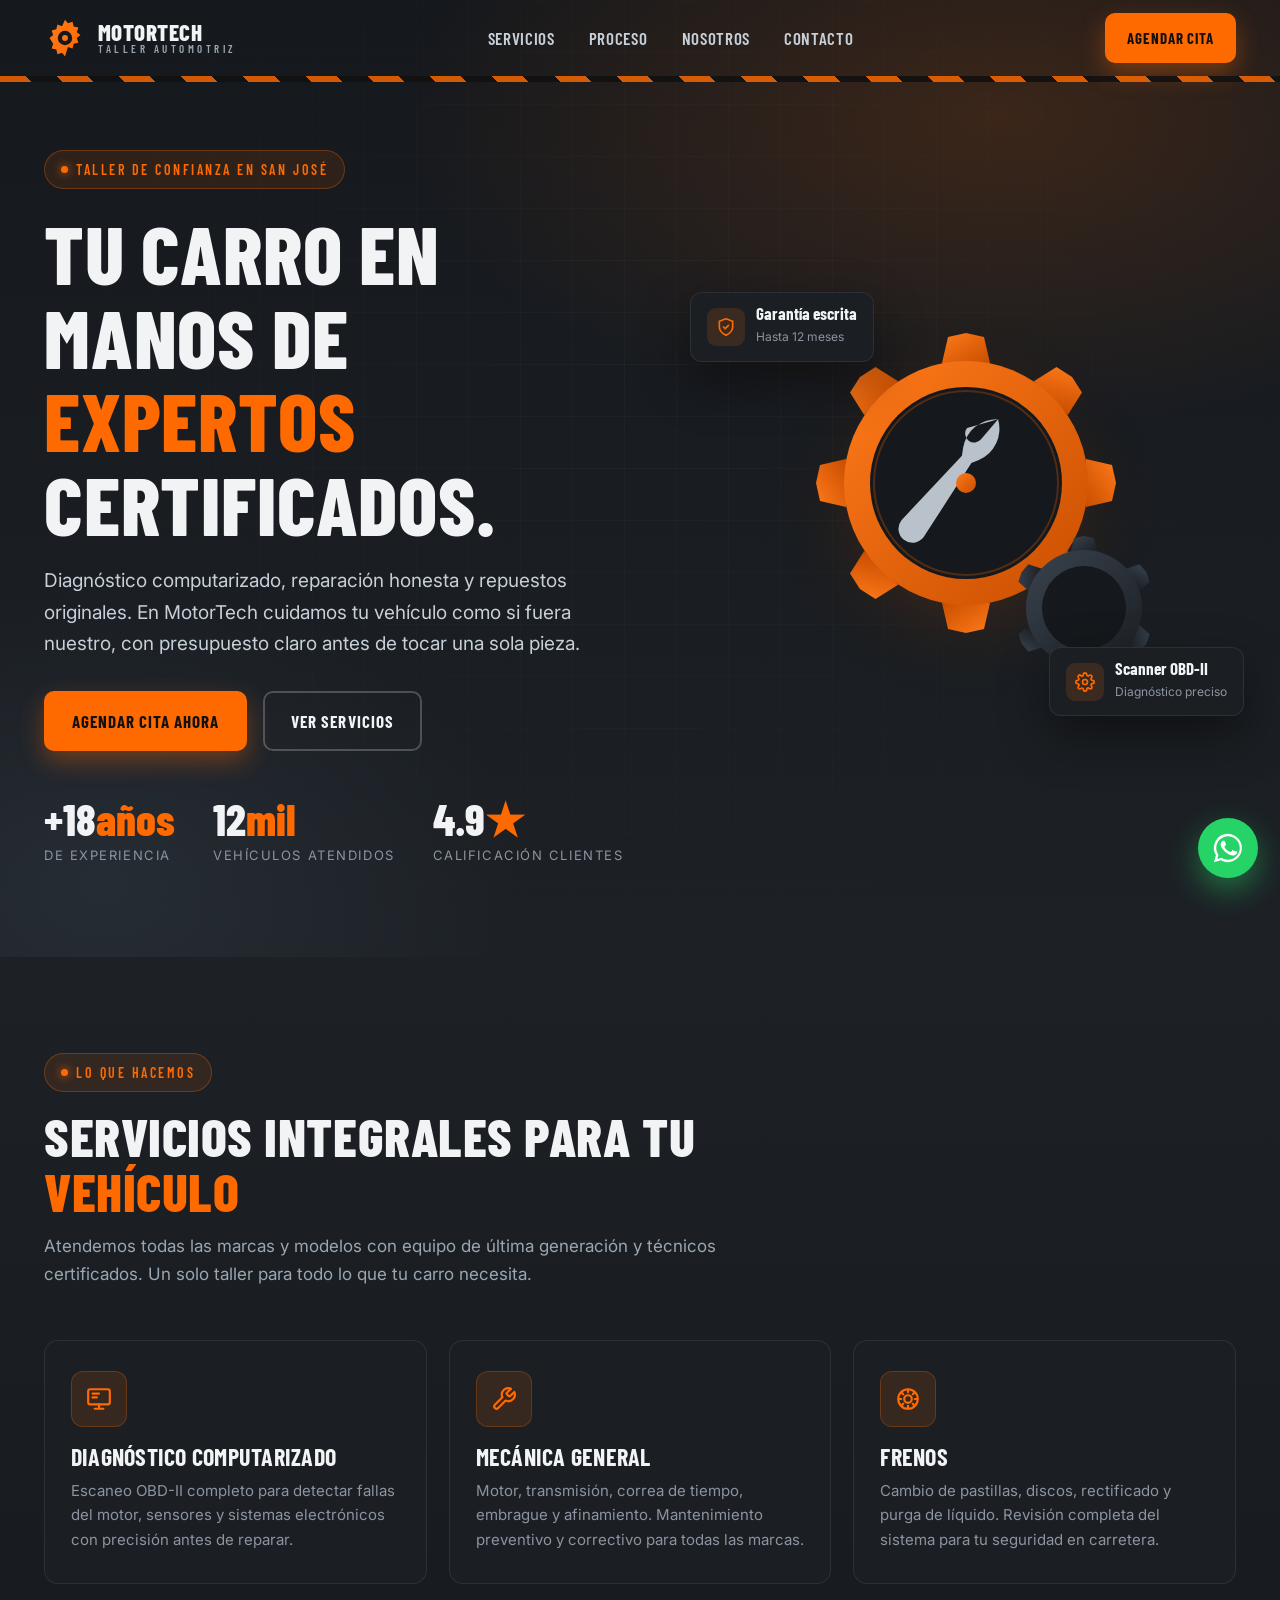
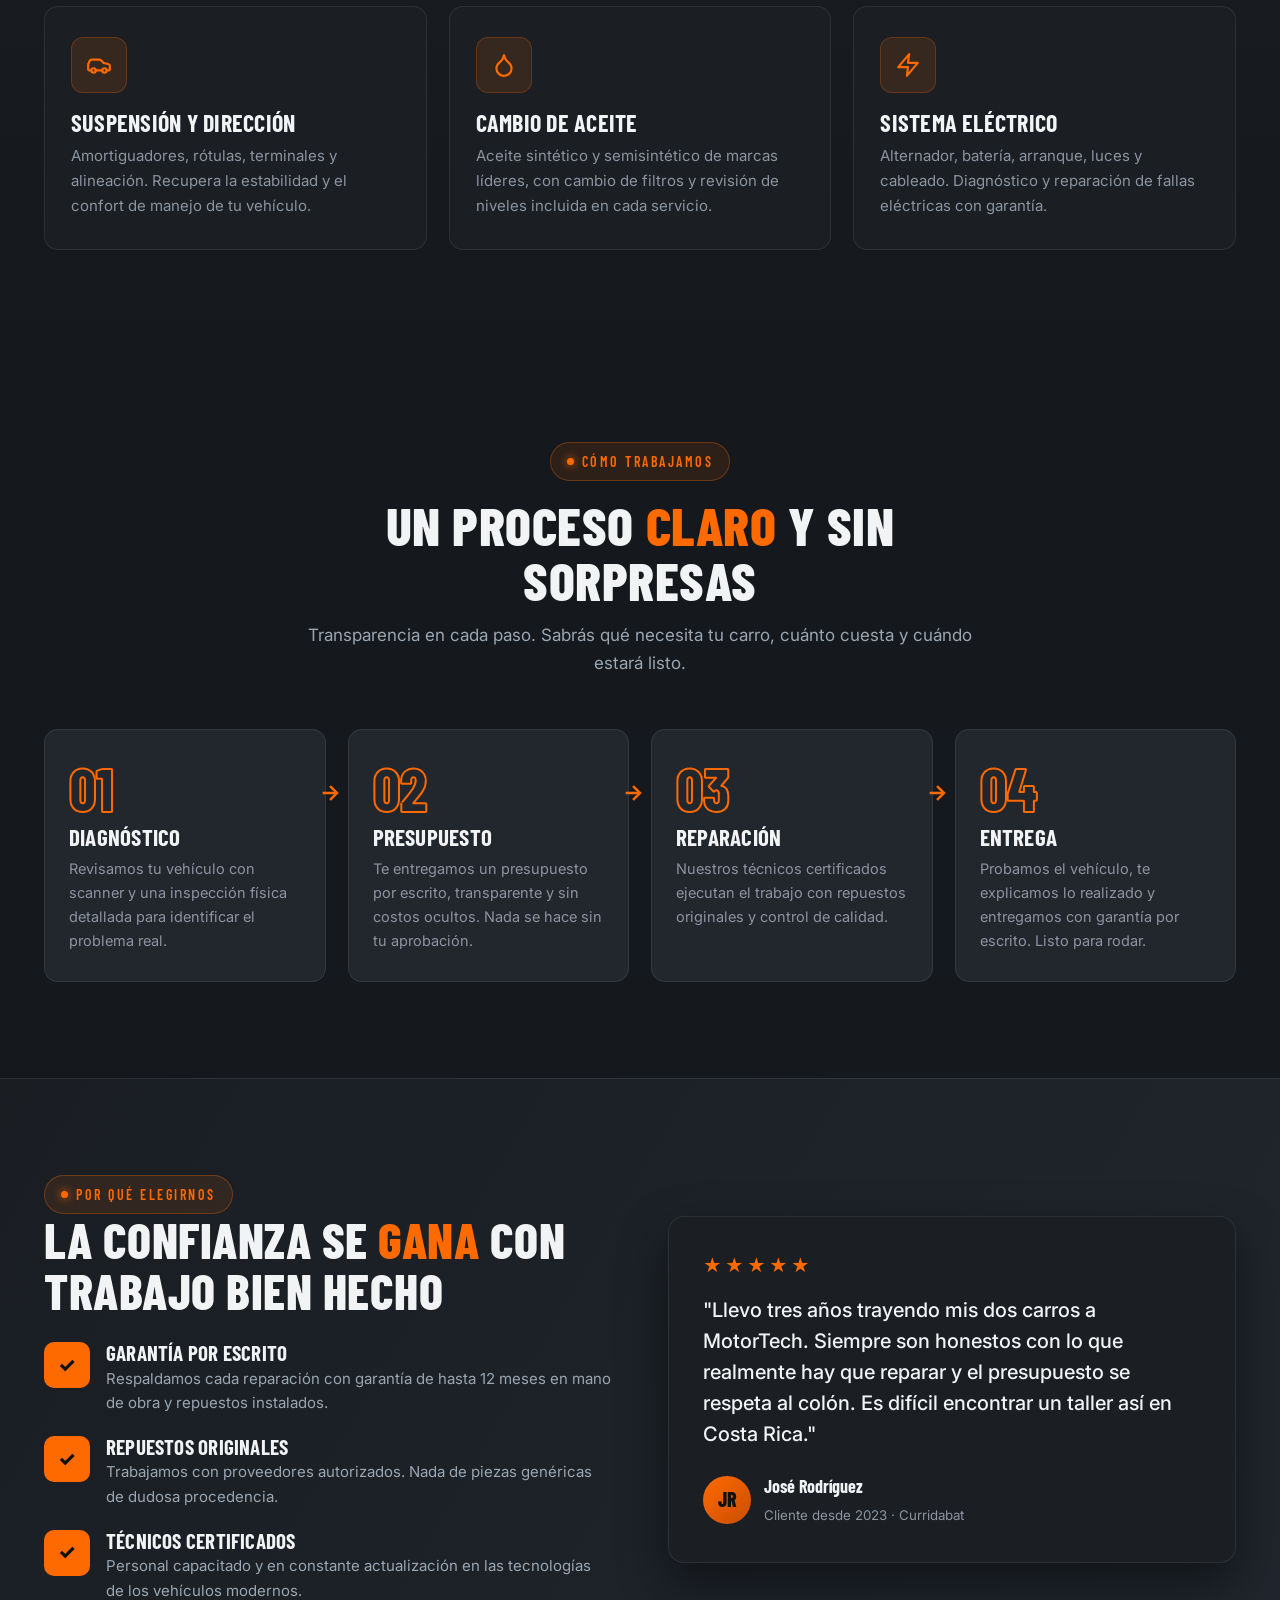
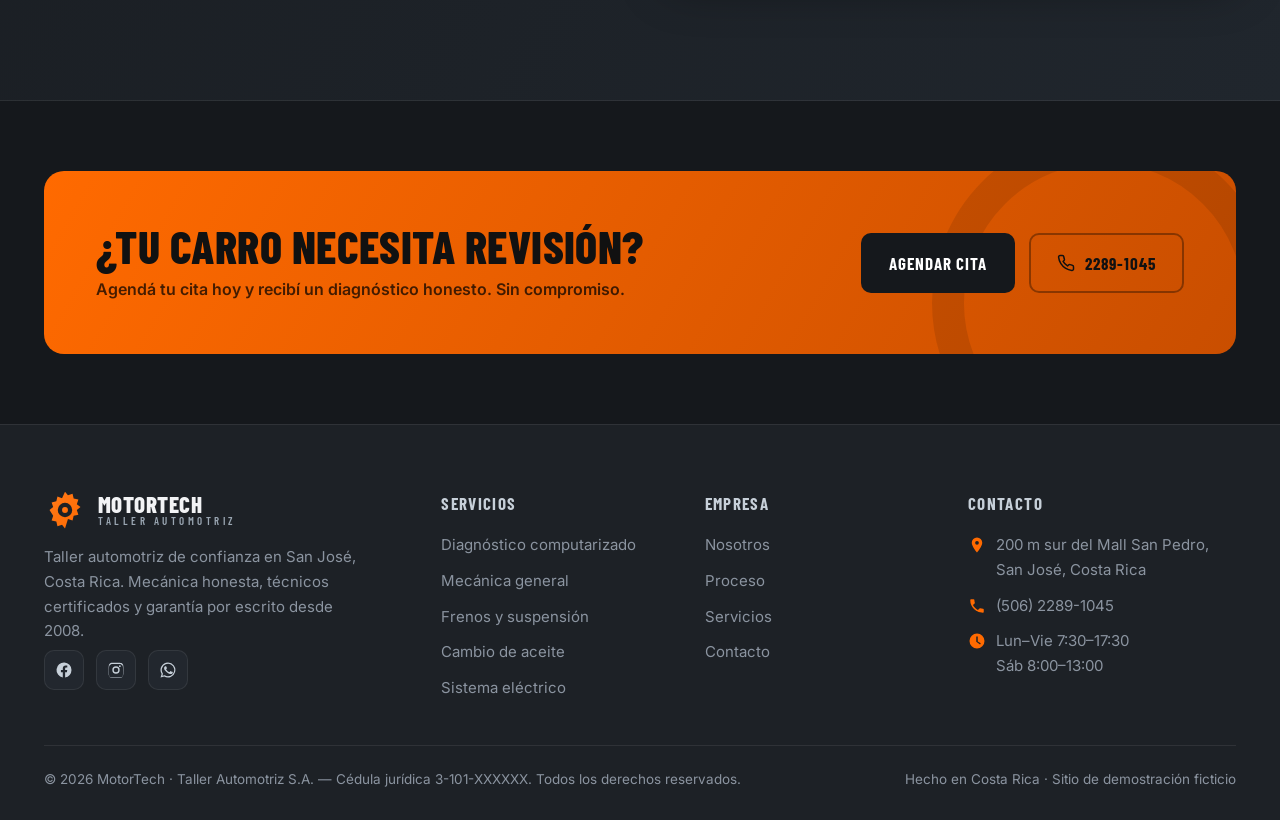
<file: proyectos/taller-autos/index.html>
<!DOCTYPE html>
<html lang="es-CR">
<head>
<meta charset="UTF-8">
<meta name="viewport" content="width=device-width, initial-scale=1.0">
<title>MOTORTECH · TALLER | Mecánica Automotriz en San José, Costa Rica</title>
<meta name="description" content="Taller automotriz de confianza en San José, Costa Rica. Diagnóstico computarizado, mecánica general, frenos, suspensión y más. Técnicos certificados y garantía por escrito.">
<link rel="preconnect" href="https://fonts.googleapis.com">
<link rel="preconnect" href="https://fonts.gstatic.com" crossorigin>
<link href="https://fonts.googleapis.com/css2?family=Barlow+Condensed:wght@500;600;700;800&family=Inter:wght@400;500;600;700&display=swap" rel="stylesheet">
<style>
  :root{
    --bg:#15181C;
    --bg-2:#1D2126;
    --bg-3:#22272E;
    --accent:#FF6A00;
    --accent-2:#FF7A1A;
    --accent-glow:rgba(255,106,0,.35);
    --steel:#9AA6B2;
    --steel-2:#C7D0D9;
    --text:#F2F3F5;
    --muted:#8B94A0;
    --line:rgba(255,255,255,.08);
    --card:#1B1F24;
    --radius:14px;
    --maxw:1240px;
    --shadow:0 20px 50px rgba(0,0,0,.45);
  }
  *{margin:0;padding:0;box-sizing:border-box}
  html{scroll-behavior:smooth}
  body{
    font-family:'Inter',system-ui,sans-serif;
    background:var(--bg);
    color:var(--text);
    line-height:1.65;
    overflow-x:hidden;
    -webkit-font-smoothing:antialiased;
  }
  h1,h2,h3,h4,.display{font-family:'Barlow Condensed',sans-serif;letter-spacing:.01em;line-height:1.02;text-transform:uppercase}
  a{color:inherit;text-decoration:none}
  img,svg{display:block;max-width:100%}
  .wrap{max-width:var(--maxw);margin:0 auto;padding:0 24px}
  .accent{color:var(--accent)}
  .eyebrow{
    display:inline-flex;align-items:center;gap:8px;
    font-family:'Barlow Condensed',sans-serif;
    text-transform:uppercase;letter-spacing:.18em;font-weight:600;font-size:14px;
    color:var(--accent);
    background:rgba(255,106,0,.10);
    border:1px solid rgba(255,106,0,.30);
    padding:7px 16px;border-radius:999px;
  }
  .eyebrow::before{content:"";width:7px;height:7px;border-radius:50%;background:var(--accent);box-shadow:0 0 10px var(--accent)}

  /* Buttons */
  .btn{
    display:inline-flex;align-items:center;justify-content:center;gap:10px;
    font-family:'Barlow Condensed',sans-serif;text-transform:uppercase;letter-spacing:.06em;
    font-weight:700;font-size:17px;
    padding:14px 26px;border-radius:10px;cursor:pointer;border:2px solid transparent;
    transition:transform .18s ease,box-shadow .18s ease,background .18s ease,color .18s ease,border-color .18s ease;
    white-space:nowrap;
  }
  .btn-primary{background:var(--accent);color:#111;box-shadow:0 10px 24px var(--accent-glow)}
  .btn-primary:hover{background:var(--accent-2);transform:translateY(-2px);box-shadow:0 16px 34px var(--accent-glow)}
  .btn-ghost{background:transparent;color:var(--text);border-color:rgba(255,255,255,.22)}
  .btn-ghost:hover{border-color:var(--accent);color:var(--accent);transform:translateY(-2px)}
  .btn-sm{padding:11px 20px;font-size:15px}

  /* Header */
  header{position:fixed;top:0;left:0;right:0;z-index:100;transition:background .3s ease,box-shadow .3s ease,border-color .3s ease;border-bottom:1px solid transparent}
  header.scrolled{background:rgba(21,24,28,.82);backdrop-filter:blur(14px);-webkit-backdrop-filter:blur(14px);border-bottom:1px solid var(--line);box-shadow:0 10px 30px rgba(0,0,0,.35)}
  .nav{display:flex;align-items:center;justify-content:space-between;height:76px}
  .brand{display:flex;align-items:center;gap:12px;font-family:'Barlow Condensed',sans-serif}
  .brand .logo{width:42px;height:42px;flex:0 0 42px}
  .brand .name{font-weight:800;font-size:23px;line-height:.95;text-transform:uppercase;letter-spacing:.02em}
  .brand .name small{display:block;font-size:11px;letter-spacing:.32em;color:var(--steel);font-weight:600}
  .nav-links{display:flex;align-items:center;gap:34px}
  .nav-links a{font-family:'Barlow Condensed',sans-serif;text-transform:uppercase;font-weight:600;font-size:17px;letter-spacing:.04em;color:var(--steel-2);transition:color .18s}
  .nav-links a:hover{color:var(--accent)}
  .nav-cta{display:flex;align-items:center;gap:14px}
  .burger{display:none;flex-direction:column;gap:5px;background:none;border:0;cursor:pointer;padding:8px}
  .burger span{width:26px;height:2.5px;background:var(--text);border-radius:2px;transition:.25s}
  .mobile-menu{display:none}

  /* Hazard / grid texture */
  .hazard{
    background-image:repeating-linear-gradient(45deg,rgba(255,106,0,.9) 0 22px,#111 22px 44px);
    height:6px;width:100%;opacity:.9;
  }

  /* Hero */
  .hero{position:relative;padding:150px 0 90px;overflow:hidden}
  .hero::before{
    content:"";position:absolute;inset:0;z-index:0;
    background:
      radial-gradient(1000px 520px at 78% 12%,rgba(255,106,0,.16),transparent 60%),
      radial-gradient(700px 500px at 8% 92%,rgba(120,150,180,.10),transparent 60%),
      linear-gradient(180deg,var(--bg) 0%,var(--bg-2) 100%);
  }
  .hero::after{
    content:"";position:absolute;inset:0;z-index:0;opacity:.35;pointer-events:none;
    background-image:linear-gradient(var(--line) 1px,transparent 1px),linear-gradient(90deg,var(--line) 1px,transparent 1px);
    background-size:52px 52px;
    -webkit-mask-image:radial-gradient(circle at 50% 40%,#000,transparent 78%);
    mask-image:radial-gradient(circle at 50% 40%,#000,transparent 78%);
  }
  .hero-grid{position:relative;z-index:2;display:grid;grid-template-columns:1.05fr .95fr;gap:56px;align-items:center}
  .hero h1{font-size:clamp(46px,6.4vw,86px);font-weight:800;margin:22px 0 20px}
  .hero p.lead{font-size:19px;color:var(--steel-2);max-width:560px;margin-bottom:32px}
  .hero-actions{display:flex;gap:16px;flex-wrap:wrap;margin-bottom:46px}
  .stats{display:flex;gap:38px;flex-wrap:wrap}
  .stat .num{font-family:'Barlow Condensed',sans-serif;font-weight:800;font-size:44px;line-height:1;color:var(--text)}
  .stat .num span{color:var(--accent)}
  .stat .lbl{font-size:13px;color:var(--muted);text-transform:uppercase;letter-spacing:.12em;margin-top:4px}

  /* Hero visual */
  .hero-visual{position:relative;display:flex;justify-content:center;align-items:center;min-height:440px}
  .gear-spin{animation:spin 28s linear infinite;transform-origin:center}
  .gear-spin.rev{animation:spinrev 20s linear infinite}
  @keyframes spin{to{transform:rotate(360deg)}}
  @keyframes spinrev{to{transform:rotate(-360deg)}}
  .float{animation:float 6s ease-in-out infinite}
  @keyframes float{0%,100%{transform:translateY(0)}50%{transform:translateY(-14px)}}
  .badge-float{
    position:absolute;background:var(--card);border:1px solid var(--line);border-radius:12px;
    padding:12px 16px;box-shadow:var(--shadow);display:flex;align-items:center;gap:11px;z-index:5;
  }
  .badge-float .bi{width:38px;height:38px;border-radius:9px;background:rgba(255,106,0,.14);display:grid;place-items:center;font-size:19px;flex:0 0 38px;color:var(--accent)}
  .badge-float b{font-family:'Barlow Condensed',sans-serif;font-size:17px;display:block;line-height:1}
  .badge-float small{color:var(--muted);font-size:12px}
  .badge-1{top:14px;left:-6px;animation:float 5.5s ease-in-out infinite}
  .badge-2{bottom:22px;right:-8px;animation:float 6.5s ease-in-out infinite .6s}

  /* Section shell */
  section{position:relative}
  .sec{padding:96px 0}
  .sec-head{max-width:680px;margin-bottom:52px}
  .sec-head.center{margin-left:auto;margin-right:auto;text-align:center}
  .sec-head h2{font-size:clamp(34px,4.4vw,54px);font-weight:800;margin:16px 0 14px}
  .sec-head p{color:var(--steel);font-size:17px}

  /* Services */
  .services{background:linear-gradient(180deg,var(--bg-2),var(--bg))}
  .grid-3{display:grid;grid-template-columns:repeat(3,1fr);gap:22px}
  .card{
    background:var(--card);border:1px solid var(--line);border-radius:var(--radius);padding:30px 26px;
    transition:transform .25s ease,border-color .25s ease,box-shadow .25s ease;position:relative;overflow:hidden;
  }
  .card::after{content:"";position:absolute;left:0;top:0;height:3px;width:0;background:var(--accent);transition:width .3s ease}
  .card:hover{transform:translateY(-8px);border-color:rgba(255,106,0,.35);box-shadow:var(--shadow)}
  .card:hover::after{width:100%}
  .card .ico{width:56px;height:56px;border-radius:12px;background:rgba(255,106,0,.12);border:1px solid rgba(255,106,0,.25);display:grid;place-items:center;font-size:26px;margin-bottom:18px;color:var(--accent)}
  .card h3{font-size:24px;font-weight:700;margin-bottom:9px}
  .card p{color:var(--muted);font-size:15px}

  /* Process */
  .process{background:var(--bg)}
  .steps{display:grid;grid-template-columns:repeat(4,1fr);gap:22px;counter-reset:step}
  .step{position:relative;padding:34px 24px 28px;background:var(--bg-3);border:1px solid var(--line);border-radius:var(--radius)}
  .step .n{font-family:'Barlow Condensed',sans-serif;font-weight:800;font-size:60px;line-height:.8;color:transparent;-webkit-text-stroke:2px var(--accent);text-stroke:2px var(--accent);display:block;margin-bottom:14px}
  .step h3{font-size:23px;font-weight:700;margin-bottom:8px}
  .step p{color:var(--muted);font-size:14.5px}
  .step:not(:last-child)::after{content:"→";position:absolute;right:-16px;top:44px;color:var(--accent);font-size:22px;font-weight:700;z-index:3}

  /* Why us band */
  .why{background:linear-gradient(120deg,#1a1e23,#20262d);border-top:1px solid var(--line);border-bottom:1px solid var(--line)}
  .why-grid{display:grid;grid-template-columns:1fr 1fr;gap:56px;align-items:center}
  .feat-list{display:grid;gap:20px;margin-top:8px}
  .feat{display:flex;gap:16px;align-items:flex-start}
  .feat .fi{width:46px;height:46px;flex:0 0 46px;border-radius:10px;background:var(--accent);color:#111;display:grid;place-items:center;font-size:20px;font-weight:800}
  .feat h4{font-size:21px;font-weight:700;margin-bottom:3px}
  .feat p{color:var(--steel);font-size:15px}
  .quote{background:var(--card);border:1px solid var(--line);border-radius:16px;padding:34px;box-shadow:var(--shadow)}
  .quote .stars{color:var(--accent);font-size:18px;letter-spacing:3px;margin-bottom:14px}
  .quote blockquote{font-size:20px;line-height:1.55;color:var(--text);font-weight:500}
  .quote .who{display:flex;align-items:center;gap:13px;margin-top:22px}
  .quote .av{width:48px;height:48px;border-radius:50%;background:linear-gradient(135deg,var(--accent),#c94e00);display:grid;place-items:center;font-family:'Barlow Condensed';font-weight:800;font-size:20px;color:#111}
  .quote .who b{display:block;font-family:'Barlow Condensed';font-size:18px}
  .quote .who small{color:var(--muted)}

  /* CTA strip */
  .ctastrip{padding:70px 0}
  .ctabox{background:linear-gradient(120deg,var(--accent),#c94e00);border-radius:20px;padding:52px;display:flex;align-items:center;justify-content:space-between;gap:30px;flex-wrap:wrap;position:relative;overflow:hidden}
  .ctabox::before{content:"";position:absolute;right:-40px;top:-40px;width:280px;height:280px;border:32px solid rgba(0,0,0,.10);border-radius:50%}
  .ctabox h2{color:#111;font-size:clamp(30px,4vw,46px);font-weight:800;position:relative;z-index:2}
  .ctabox p{color:rgba(0,0,0,.72);font-weight:600;margin-top:6px;position:relative;z-index:2}
  .ctabox .btn{position:relative;z-index:2}
  .ctabox .btn-dark{background:#15181C;color:#fff}
  .ctabox .btn-dark:hover{background:#000;transform:translateY(-2px)}

  /* Footer */
  footer{background:var(--bg-2);border-top:1px solid var(--line);padding:64px 0 30px}
  .foot-grid{display:grid;grid-template-columns:1.6fr 1fr 1fr 1.2fr;gap:40px}
  .foot-grid p{color:var(--muted);font-size:15px;margin-top:14px;max-width:320px}
  .foot h5{font-family:'Barlow Condensed';text-transform:uppercase;letter-spacing:.08em;font-size:17px;margin-bottom:16px;color:var(--steel-2)}
  .foot ul{list-style:none;display:grid;gap:11px}
  .foot li{color:var(--muted);font-size:15px}
  .foot li a:hover{color:var(--accent)}
  .foot-contact li{display:flex;gap:10px;align-items:flex-start}
  .foot-contact svg{flex:0 0 18px;margin-top:3px;fill:var(--accent)}
  .socials{display:flex;gap:12px;margin-top:6px}
  .socials a{width:40px;height:40px;border-radius:10px;background:var(--bg-3);border:1px solid var(--line);display:grid;place-items:center;transition:.2s}
  .socials a:hover{background:var(--accent);border-color:var(--accent)}
  .socials a:hover svg{fill:#111}
  .socials svg{width:18px;height:18px;fill:var(--steel-2)}
  .foot-bottom{border-top:1px solid var(--line);margin-top:44px;padding-top:22px;display:flex;justify-content:space-between;gap:16px;flex-wrap:wrap;color:var(--muted);font-size:13.5px}

  /* WhatsApp float */
  .wa{position:fixed;right:22px;bottom:22px;z-index:200;width:60px;height:60px;border-radius:50%;background:#25D366;display:grid;place-items:center;box-shadow:0 12px 30px rgba(37,211,102,.45);transition:transform .2s;animation:wapulse 2.6s ease-in-out infinite}
  .wa:hover{transform:scale(1.08)}
  .wa svg{width:34px;height:34px;fill:#fff}
  @keyframes wapulse{0%,100%{box-shadow:0 12px 30px rgba(37,211,102,.45)}50%{box-shadow:0 12px 30px rgba(37,211,102,.75),0 0 0 12px rgba(37,211,102,.08)}}

  /* Reveal */
  .reveal{opacity:0;transform:translateY(28px);transition:opacity .7s ease,transform .7s ease}
  .reveal.in{opacity:1;transform:none}

  /* Responsive */
  @media(max-width:960px){
    .hero-grid{grid-template-columns:1fr;gap:40px}
    .hero-visual{min-height:340px;order:-1}
    .grid-3{grid-template-columns:repeat(2,1fr)}
    .steps{grid-template-columns:repeat(2,1fr)}
    .step:not(:last-child)::after{display:none}
    .why-grid{grid-template-columns:1fr;gap:36px}
    .foot-grid{grid-template-columns:1fr 1fr}
  }
  @media(max-width:680px){
    .nav-links,.nav-cta .btn{display:none}
    .burger{display:flex}
    .mobile-menu{display:block;position:fixed;top:76px;left:0;right:0;background:rgba(21,24,28,.97);backdrop-filter:blur(14px);border-bottom:1px solid var(--line);transform:translateY(-140%);transition:transform .3s ease;z-index:99;padding:18px 24px 26px}
    .mobile-menu.open{transform:translateY(0)}
    .mobile-menu a{display:block;font-family:'Barlow Condensed';text-transform:uppercase;font-weight:600;font-size:20px;padding:12px 0;border-bottom:1px solid var(--line);color:var(--steel-2)}
    .mobile-menu .btn{margin-top:16px;width:100%}
    .grid-3{grid-template-columns:1fr}
    .steps{grid-template-columns:1fr}
    .foot-grid{grid-template-columns:1fr}
    .ctabox{padding:34px}
    .sec{padding:70px 0}
    .stats{gap:26px}
    .stat .num{font-size:36px}
  }
  @media(prefers-reduced-motion:reduce){
    *{animation:none!important;transition:none!important;scroll-behavior:auto!important}
    .reveal{opacity:1;transform:none}
  }
</style>
</head>
<body>

<!-- HEADER -->
<header id="hdr">
  <div class="wrap nav">
    <a href="#inicio" class="brand" aria-label="MotorTech Taller inicio">
      <svg class="logo" viewBox="0 0 64 64" aria-hidden="true">
        <defs><linearGradient id="lg" x1="0" y1="0" x2="1" y2="1">
          <stop offset="0" stop-color="#FF7A1A"/><stop offset="1" stop-color="#FF6A00"/>
        </linearGradient></defs>
        <path fill="url(#lg)" d="M32 4l4.5 5.6 7-2.4 1.7 7.2 7.2 1.7-2.4 7 5.6 4.5-5.6 4.5 2.4 7-7.2 1.7-1.7 7.2-7-2.4L32 60l-4.5-5.6-7 2.4-1.7-7.2-7.2-1.7 2.4-7L8.4 32l5.6-4.5-2.4-7 7.2-1.7 1.7-7.2 7 2.4z"/>
        <circle cx="32" cy="32" r="11" fill="#15181C"/>
        <circle cx="32" cy="32" r="4.5" fill="url(#lg)"/>
      </svg>
      <span class="name">MotorTech<small>Taller Automotriz</small></span>
    </a>
    <nav class="nav-links">
      <a href="#servicios">Servicios</a>
      <a href="#proceso">Proceso</a>
      <a href="#nosotros">Nosotros</a>
      <a href="#contacto">Contacto</a>
    </nav>
    <div class="nav-cta">
      <a href="#contacto" class="btn btn-primary btn-sm">Agendar cita</a>
      <button class="burger" id="burger" aria-label="Abrir menú"><span></span><span></span><span></span></button>
    </div>
  </div>
  <div class="hazard"></div>
</header>

<div class="mobile-menu" id="mobileMenu">
  <a href="#servicios">Servicios</a>
  <a href="#proceso">Proceso</a>
  <a href="#nosotros">Nosotros</a>
  <a href="#contacto">Contacto</a>
  <a href="#contacto" class="btn btn-primary">Agendar cita</a>
</div>

<!-- HERO -->
<section class="hero" id="inicio">
  <div class="wrap hero-grid">
    <div class="hero-copy">
      <span class="eyebrow">Taller de confianza en San José</span>
      <h1>Tu carro en manos de <span class="accent">expertos</span> certificados.</h1>
      <p class="lead">Diagnóstico computarizado, reparación honesta y repuestos originales. En MotorTech cuidamos tu vehículo como si fuera nuestro, con presupuesto claro antes de tocar una sola pieza.</p>
      <div class="hero-actions">
        <a href="#contacto" class="btn btn-primary">Agendar cita ahora</a>
        <a href="#servicios" class="btn btn-ghost">Ver servicios</a>
      </div>
      <div class="stats">
        <div class="stat"><div class="num">+18<span>años</span></div><div class="lbl">De experiencia</div></div>
        <div class="stat"><div class="num">12<span>mil</span></div><div class="lbl">Vehículos atendidos</div></div>
        <div class="stat"><div class="num">4.9<span>★</span></div><div class="lbl">Calificación clientes</div></div>
      </div>
    </div>

    <div class="hero-visual" aria-hidden="true">
      <div class="badge-float badge-1">
        <span class="bi"><svg width="20" height="20" viewBox="0 0 24 24" fill="none" stroke="currentColor" stroke-width="2" stroke-linecap="round" stroke-linejoin="round" style="display:block" aria-hidden="true"><path d="M12 22s8-4 8-10V5l-8-3-8 3v7c0 6 8 10 8 10z"/><path d="m9 12 2 2 4-4"/></svg></span>
        <span><b>Garantía escrita</b><small>Hasta 12 meses</small></span>
      </div>
      <div class="badge-float badge-2">
        <span class="bi"><svg width="20" height="20" viewBox="0 0 24 24" fill="none" stroke="currentColor" stroke-width="2" stroke-linecap="round" stroke-linejoin="round" style="display:block" aria-hidden="true"><path d="M12 15a3 3 0 1 0 0-6 3 3 0 0 0 0 6z"/><path d="M19.4 15a1.65 1.65 0 0 0 .33 1.82l.06.06a2 2 0 1 1-2.83 2.83l-.06-.06a1.65 1.65 0 0 0-1.82-.33 1.65 1.65 0 0 0-1 1.51V21a2 2 0 0 1-4 0v-.09A1.65 1.65 0 0 0 9 19.4a1.65 1.65 0 0 0-1.82.33l-.06.06a2 2 0 1 1-2.83-2.83l.06-.06a1.65 1.65 0 0 0 .33-1.82 1.65 1.65 0 0 0-1.51-1H3a2 2 0 0 1 0-4h.09A1.65 1.65 0 0 0 4.6 9a1.65 1.65 0 0 0-.33-1.82l-.06-.06a2 2 0 1 1 2.83-2.83l.06.06a1.65 1.65 0 0 0 1.82.33H9a1.65 1.65 0 0 0 1-1.51V3a2 2 0 0 1 4 0v.09a1.65 1.65 0 0 0 1 1.51 1.65 1.65 0 0 0 1.82-.33l.06-.06a2 2 0 1 1 2.83 2.83l-.06.06a1.65 1.65 0 0 0-.33 1.82V9a1.65 1.65 0 0 0 1.51 1H21a2 2 0 0 1 0 4h-.09a1.65 1.65 0 0 0-1.51 1z"/></svg></span>
        <span><b>Scanner OBD-II</b><small>Diagnóstico preciso</small></span>
      </div>
      <svg viewBox="0 0 460 460" width="100%" style="max-width:460px">
        <defs>
          <linearGradient id="g1" x1="0" y1="0" x2="1" y2="1"><stop offset="0" stop-color="#FF7A1A"/><stop offset="1" stop-color="#c94e00"/></linearGradient>
          <linearGradient id="g2" x1="0" y1="0" x2="1" y2="1"><stop offset="0" stop-color="#39424d"/><stop offset="1" stop-color="#1b1f24"/></linearGradient>
          <radialGradient id="gl" cx="50%" cy="50%" r="50%"><stop offset="0" stop-color="rgba(255,106,0,.35)"/><stop offset="1" stop-color="transparent"/></radialGradient>
        </defs>
        <circle cx="230" cy="230" r="200" fill="url(#gl)"/>
        <!-- big gear -->
        <g class="gear-spin" style="transform-box:fill-box;transform-origin:center">
          <g transform="translate(230,205)">
            <g fill="url(#g1)">
              <path d="M0-150 L18-146 L24-120 L-24-120 L-18-146Z" transform="rotate(0)"/>
              <path d="M0-150 L18-146 L24-120 L-24-120 L-18-146Z" transform="rotate(45)"/>
              <path d="M0-150 L18-146 L24-120 L-24-120 L-18-146Z" transform="rotate(90)"/>
              <path d="M0-150 L18-146 L24-120 L-24-120 L-18-146Z" transform="rotate(135)"/>
              <path d="M0-150 L18-146 L24-120 L-24-120 L-18-146Z" transform="rotate(180)"/>
              <path d="M0-150 L18-146 L24-120 L-24-120 L-18-146Z" transform="rotate(225)"/>
              <path d="M0-150 L18-146 L24-120 L-24-120 L-18-146Z" transform="rotate(270)"/>
              <path d="M0-150 L18-146 L24-120 L-24-120 L-18-146Z" transform="rotate(315)"/>
            </g>
            <circle r="122" fill="url(#g1)"/>
            <circle r="96" fill="#15181C"/>
            <circle r="92" fill="none" stroke="rgba(255,106,0,.25)" stroke-width="2"/>
          </g>
        </g>
        <!-- small gear -->
        <g class="gear-spin rev">
          <g transform="translate(348,330)">
            <g fill="url(#g2)">
              <path d="M0-72 L10-70 L13-56 L-13-56 L-10-70Z" transform="rotate(0)"/>
              <path d="M0-72 L10-70 L13-56 L-13-56 L-10-70Z" transform="rotate(60)"/>
              <path d="M0-72 L10-70 L13-56 L-13-56 L-10-70Z" transform="rotate(120)"/>
              <path d="M0-72 L10-70 L13-56 L-13-56 L-10-70Z" transform="rotate(180)"/>
              <path d="M0-72 L10-70 L13-56 L-13-56 L-10-70Z" transform="rotate(240)"/>
              <path d="M0-72 L10-70 L13-56 L-13-56 L-10-70Z" transform="rotate(300)"/>
            </g>
            <circle r="58" fill="url(#g2)"/>
            <circle r="42" fill="#15181C"/>
          </g>
        </g>
        <!-- wrench motif over center -->
        <g class="float" transform="translate(230,205) rotate(38)">
          <path fill="#C7D0D9" d="M-14-70a34 34 0 0 0-10 44l4 7-8 88a14 14 0 0 0 28 0l-8-88 4-7a34 34 0 0 0-10-44l-1 26a9 9 0 0 1-18 0z" opacity=".92"/>
        </g>
        <circle cx="230" cy="205" r="10" fill="url(#g1)"/>
      </svg>
    </div>
  </div>
</section>

<!-- SERVICES -->
<section class="sec services" id="servicios">
  <div class="wrap">
    <div class="sec-head reveal">
      <span class="eyebrow">Lo que hacemos</span>
      <h2>Servicios integrales para tu <span class="accent">vehículo</span></h2>
      <p>Atendemos todas las marcas y modelos con equipo de última generación y técnicos certificados. Un solo taller para todo lo que tu carro necesita.</p>
    </div>
    <div class="grid-3">
      <div class="card reveal"><div class="ico"><svg width="26" height="26" viewBox="0 0 24 24" fill="none" stroke="currentColor" stroke-width="2" stroke-linecap="round" stroke-linejoin="round" style="display:block" aria-hidden="true"><rect x="2" y="3" width="20" height="14" rx="2"/><path d="M8 21h8M12 17v4M6 7h6M6 10.5h4"/></svg></div><h3>Diagnóstico computarizado</h3><p>Escaneo OBD-II completo para detectar fallas del motor, sensores y sistemas electrónicos con precisión antes de reparar.</p></div>
      <div class="card reveal"><div class="ico"><svg width="26" height="26" viewBox="0 0 24 24" fill="none" stroke="currentColor" stroke-width="2" stroke-linecap="round" stroke-linejoin="round" style="display:block" aria-hidden="true"><path d="M14.7 6.3a1 1 0 0 0 0 1.4l1.6 1.6a1 1 0 0 0 1.4 0l3.77-3.77a6 6 0 0 1-7.94 7.94l-6.91 6.91a2.12 2.12 0 0 1-3-3l6.91-6.91a6 6 0 0 1 7.94-7.94l-3.76 3.76z"/></svg></div><h3>Mecánica general</h3><p>Motor, transmisión, correa de tiempo, embrague y afinamiento. Mantenimiento preventivo y correctivo para todas las marcas.</p></div>
      <div class="card reveal"><div class="ico"><svg width="26" height="26" viewBox="0 0 24 24" fill="none" stroke="currentColor" stroke-width="2" stroke-linecap="round" stroke-linejoin="round" style="display:block" aria-hidden="true"><circle cx="12" cy="12" r="9"/><circle cx="12" cy="12" r="3.5"/><path d="M12 3.5v2.2M12 18.3v2.2M3.5 12h2.2M18.3 12h2.2M6.05 6.05l1.55 1.55M16.4 16.4l1.55 1.55M17.95 6.05l-1.55 1.55M7.6 16.4l-1.55 1.55"/></svg></div><h3>Frenos</h3><p>Cambio de pastillas, discos, rectificado y purga de líquido. Revisión completa del sistema para tu seguridad en carretera.</p></div>
      <div class="card reveal"><div class="ico"><svg width="26" height="26" viewBox="0 0 24 24" fill="none" stroke="currentColor" stroke-width="2" stroke-linecap="round" stroke-linejoin="round" style="display:block" aria-hidden="true"><path d="M19 17h2c.6 0 1-.4 1-1v-3c0-.9-.7-1.7-1.5-1.9-1.8-.5-4.5-1.1-4.5-1.1s-1.3-1.4-2.2-2.3c-.5-.4-1.1-.7-1.8-.7H5c-.6 0-1.1.4-1.4.9l-1.4 2.9C2 11.1 2 11.5 2 12v4c0 .6.4 1 1 1h2"/><circle cx="7" cy="17" r="2"/><path d="M9 17h6"/><circle cx="17" cy="17" r="2"/></svg></div><h3>Suspensión y dirección</h3><p>Amortiguadores, rótulas, terminales y alineación. Recupera la estabilidad y el confort de manejo de tu vehículo.</p></div>
      <div class="card reveal"><div class="ico"><svg width="26" height="26" viewBox="0 0 24 24" fill="none" stroke="currentColor" stroke-width="2" stroke-linecap="round" stroke-linejoin="round" style="display:block" aria-hidden="true"><path d="M12 22a7 7 0 0 0 7-7c0-2-1-3.9-3-5.5s-3.5-4-4-6.5c-.5 2.5-2 4.9-4 6.5C6 11.1 5 13 5 15a7 7 0 0 0 7 7z"/></svg></div><h3>Cambio de aceite</h3><p>Aceite sintético y semisintético de marcas líderes, con cambio de filtros y revisión de niveles incluida en cada servicio.</p></div>
      <div class="card reveal"><div class="ico"><svg width="26" height="26" viewBox="0 0 24 24" fill="none" stroke="currentColor" stroke-width="2" stroke-linecap="round" stroke-linejoin="round" style="display:block" aria-hidden="true"><polygon points="13 2 3 14 12 14 11 22 21 10 12 10 13 2"/></svg></div><h3>Sistema eléctrico</h3><p>Alternador, batería, arranque, luces y cableado. Diagnóstico y reparación de fallas eléctricas con garantía.</p></div>
    </div>
  </div>
</section>

<!-- PROCESS -->
<section class="sec process" id="proceso">
  <div class="wrap">
    <div class="sec-head center reveal">
      <span class="eyebrow">Cómo trabajamos</span>
      <h2>Un proceso <span class="accent">claro</span> y sin sorpresas</h2>
      <p>Transparencia en cada paso. Sabrás qué necesita tu carro, cuánto cuesta y cuándo estará listo.</p>
    </div>
    <div class="steps">
      <div class="step reveal"><span class="n">01</span><h3>Diagnóstico</h3><p>Revisamos tu vehículo con scanner y una inspección física detallada para identificar el problema real.</p></div>
      <div class="step reveal"><span class="n">02</span><h3>Presupuesto</h3><p>Te entregamos un presupuesto por escrito, transparente y sin costos ocultos. Nada se hace sin tu aprobación.</p></div>
      <div class="step reveal"><span class="n">03</span><h3>Reparación</h3><p>Nuestros técnicos certificados ejecutan el trabajo con repuestos originales y control de calidad.</p></div>
      <div class="step reveal"><span class="n">04</span><h3>Entrega</h3><p>Probamos el vehículo, te explicamos lo realizado y entregamos con garantía por escrito. Listo para rodar.</p></div>
    </div>
  </div>
</section>

<!-- WHY US -->
<section class="sec why" id="nosotros">
  <div class="wrap why-grid">
    <div class="reveal">
      <span class="eyebrow">Por qué elegirnos</span>
      <h2 class="sec-head" style="margin-bottom:26px;font-size:clamp(32px,4vw,50px);font-weight:800">La confianza se <span class="accent">gana</span> con trabajo bien hecho</h2>
      <div class="feat-list">
        <div class="feat"><div class="fi">✓</div><div><h4>Garantía por escrito</h4><p>Respaldamos cada reparación con garantía de hasta 12 meses en mano de obra y repuestos instalados.</p></div></div>
        <div class="feat"><div class="fi">✓</div><div><h4>Repuestos originales</h4><p>Trabajamos con proveedores autorizados. Nada de piezas genéricas de dudosa procedencia.</p></div></div>
        <div class="feat"><div class="fi">✓</div><div><h4>Técnicos certificados</h4><p>Personal capacitado y en constante actualización en las tecnologías de los vehículos modernos.</p></div></div>
      </div>
    </div>
    <div class="quote reveal">
      <div class="stars">★★★★★</div>
      <blockquote>"Llevo tres años trayendo mis dos carros a MotorTech. Siempre son honestos con lo que realmente hay que reparar y el presupuesto se respeta al colón. Es difícil encontrar un taller así en Costa Rica."</blockquote>
      <div class="who">
        <div class="av">JR</div>
        <div><b>José Rodríguez</b><small>Cliente desde 2023 · Curridabat</small></div>
      </div>
    </div>
  </div>
</section>

<!-- CTA STRIP -->
<section class="ctastrip">
  <div class="wrap">
    <div class="ctabox reveal">
      <div>
        <h2>¿Tu carro necesita revisión?</h2>
        <p>Agendá tu cita hoy y recibí un diagnóstico honesto. Sin compromiso.</p>
      </div>
      <div style="display:flex;gap:14px;flex-wrap:wrap">
        <a href="#contacto" class="btn btn-dark">Agendar cita</a>
        <a href="tel:+50622891045" class="btn btn-ghost" style="border-color:rgba(0,0,0,.35);color:#111"><svg width="18" height="18" viewBox="0 0 24 24" fill="none" stroke="currentColor" stroke-width="2" stroke-linecap="round" stroke-linejoin="round" aria-hidden="true"><path d="M22 16.92v3a2 2 0 0 1-2.18 2 19.79 19.79 0 0 1-8.63-3.07 19.5 19.5 0 0 1-6-6 19.79 19.79 0 0 1-3.07-8.67A2 2 0 0 1 4.11 2h3a2 2 0 0 1 2 1.72 12.84 12.84 0 0 0 .7 2.81 2 2 0 0 1-.45 2.11L8.09 9.91a16 16 0 0 0 6 6l1.27-1.27a2 2 0 0 1 2.11-.45 12.84 12.84 0 0 0 2.81.7A2 2 0 0 1 22 16.92z"/></svg> 2289-1045</a>
      </div>
    </div>
  </div>
</section>

<!-- FOOTER -->
<footer id="contacto">
  <div class="wrap">
    <div class="foot-grid">
      <div class="foot">
        <a href="#inicio" class="brand" style="margin-bottom:6px">
          <svg class="logo" viewBox="0 0 64 64" aria-hidden="true">
            <path fill="url(#lg)" d="M32 4l4.5 5.6 7-2.4 1.7 7.2 7.2 1.7-2.4 7 5.6 4.5-5.6 4.5 2.4 7-7.2 1.7-1.7 7.2-7-2.4L32 60l-4.5-5.6-7 2.4-1.7-7.2-7.2-1.7 2.4-7L8.4 32l5.6-4.5-2.4-7 7.2-1.7 1.7-7.2 7 2.4z"/>
            <circle cx="32" cy="32" r="11" fill="#1D2126"/><circle cx="32" cy="32" r="4.5" fill="url(#lg)"/>
          </svg>
          <span class="name">MotorTech<small>Taller Automotriz</small></span>
        </a>
        <p>Taller automotriz de confianza en San José, Costa Rica. Mecánica honesta, técnicos certificados y garantía por escrito desde 2008.</p>
        <div class="socials">
          <a href="#" aria-label="Facebook"><svg viewBox="0 0 24 24"><path d="M22 12a10 10 0 1 0-11.6 9.9v-7H7.9V12h2.5V9.8c0-2.5 1.5-3.9 3.8-3.9 1.1 0 2.2.2 2.2.2v2.5h-1.3c-1.2 0-1.6.8-1.6 1.6V12h2.8l-.4 2.9h-2.4v7A10 10 0 0 0 22 12z"/></svg></a>
          <a href="#" aria-label="Instagram"><svg viewBox="0 0 24 24"><path d="M12 2.2c3.2 0 3.6 0 4.9.1 1.2.1 1.8.3 2.2.4.6.2 1 .5 1.4.9.4.4.7.8.9 1.4.2.5.4 1 .4 2.2.1 1.3.1 1.7.1 4.9s0 3.6-.1 4.9c-.1 1.2-.3 1.8-.4 2.2-.2.6-.5 1-.9 1.4-.4.4-.8.7-1.4.9-.5.2-1 .4-2.2.4-1.3.1-1.7.1-4.9.1s-3.6 0-4.9-.1c-1.2-.1-1.8-.3-2.2-.4-.6-.2-1-.5-1.4-.9-.4-.4-.7-.8-.9-1.4-.2-.5-.4-1-.4-2.2C2.2 15.6 2.2 15.2 2.2 12s0-3.6.1-4.9c.1-1.2.3-1.8.4-2.2.2-.6.5-1 .9-1.4.4-.4.8-.7 1.4-.9.5-.2 1-.4 2.2-.4C8.4 2.2 8.8 2.2 12 2.2zm0 1.8c-3.1 0-3.5 0-4.7.1-1.1.1-1.7.2-2.1.4-.5.2-.9.4-1.3.8-.4.4-.6.8-.8 1.3-.2.4-.3 1-.4 2.1-.1 1.2-.1 1.6-.1 4.7s0 3.5.1 4.7c.1 1.1.2 1.7.4 2.1.2.5.4.9.8 1.3.4.4.8.6 1.3.8.4.2 1 .3 2.1.4 1.2.1 1.6.1 4.7.1s3.5 0 4.7-.1c1.1-.1 1.7-.2 2.1-.4.5-.2.9-.4 1.3-.8.4-.4.6-.8.8-1.3.2-.4.3-1 .4-2.1.1-1.2.1-1.6.1-4.7s0-3.5-.1-4.7c-.1-1.1-.2-1.7-.4-2.1-.2-.5-.4-.9-.8-1.3-.4-.4-.8-.6-1.3-.8-.4-.2-1-.3-2.1-.4-1.2-.1-1.6-.1-4.7-.1zm0 3.1a4.9 4.9 0 1 1 0 9.8 4.9 4.9 0 0 1 0-9.8zm0 8a3.1 3.1 0 1 0 0-6.2 3.1 3.1 0 0 0 0 6.2zm6.3-8.2a1.15 1.15 0 1 1-2.3 0 1.15 1.15 0 0 1 2.3 0z"/></svg></a>
          <a href="#" aria-label="WhatsApp"><svg viewBox="0 0 24 24"><path d="M17.5 14.4c-.3-.2-1.7-.8-2-.9-.3-.1-.5-.2-.6.2-.2.3-.7.9-.8 1-.2.2-.3.2-.6.1-.3-.2-1.2-.5-2.3-1.4-.9-.8-1.4-1.7-1.6-2-.2-.3 0-.5.1-.6l.5-.5c.1-.2.2-.3.3-.5.1-.2 0-.4 0-.5 0-.2-.6-1.5-.9-2-.2-.5-.4-.4-.6-.4h-.5c-.2 0-.5.1-.7.3-.3.3-1 .9-1 2.3s1 2.7 1.2 2.9c.1.2 2 3 4.8 4.2.7.3 1.2.5 1.6.6.7.2 1.3.2 1.8.1.5-.1 1.7-.7 2-1.4.2-.7.2-1.2.2-1.4-.1-.1-.3-.2-.6-.3zM12 2a10 10 0 0 0-8.5 15.2L2 22l4.9-1.3A10 10 0 1 0 12 2zm0 18.3c-1.5 0-3-.4-4.3-1.2l-.3-.2-2.9.8.8-2.8-.2-.3A8.3 8.3 0 1 1 12 20.3z"/></svg></a>
        </div>
      </div>
      <div class="foot">
        <h5>Servicios</h5>
        <ul>
          <li><a href="#servicios">Diagnóstico computarizado</a></li>
          <li><a href="#servicios">Mecánica general</a></li>
          <li><a href="#servicios">Frenos y suspensión</a></li>
          <li><a href="#servicios">Cambio de aceite</a></li>
          <li><a href="#servicios">Sistema eléctrico</a></li>
        </ul>
      </div>
      <div class="foot">
        <h5>Empresa</h5>
        <ul>
          <li><a href="#nosotros">Nosotros</a></li>
          <li><a href="#proceso">Proceso</a></li>
          <li><a href="#servicios">Servicios</a></li>
          <li><a href="#contacto">Contacto</a></li>
        </ul>
      </div>
      <div class="foot">
        <h5>Contacto</h5>
        <ul class="foot-contact">
          <li><svg viewBox="0 0 24 24"><path d="M12 2a7 7 0 0 0-7 7c0 5 7 13 7 13s7-8 7-13a7 7 0 0 0-7-7zm0 9.5A2.5 2.5 0 1 1 12 6.5a2.5 2.5 0 0 1 0 5z"/></svg><span>200 m sur del Mall San Pedro,<br>San José, Costa Rica</span></li>
          <li><svg viewBox="0 0 24 24"><path d="M6.6 10.8c1.4 2.8 3.8 5.1 6.6 6.6l2.2-2.2c.3-.3.7-.4 1-.2 1.1.4 2.3.6 3.6.6.6 0 1 .4 1 1V20c0 .6-.4 1-1 1A17 17 0 0 1 3 4c0-.6.5-1 1-1h3.5c.6 0 1 .4 1 1 0 1.2.2 2.4.6 3.6.1.4 0 .8-.3 1z"/></svg><a href="tel:+50622891045">(506) 2289-1045</a></li>
          <li><svg viewBox="0 0 24 24"><path d="M12 2a10 10 0 1 0 0 20 10 10 0 0 0 0-20zm1 10.6l4 2.3-.9 1.6L11 13V6h2z"/></svg><span>Lun–Vie 7:30–17:30<br>Sáb 8:00–13:00</span></li>
        </ul>
      </div>
    </div>
    <div class="foot-bottom">
      <span>© 2026 MotorTech · Taller Automotriz S.A. — Cédula jurídica 3-101-XXXXXX. Todos los derechos reservados.</span>
      <span>Hecho en Costa Rica · Sitio de demostración ficticio</span>
    </div>
  </div>
</footer>

<!-- WHATSAPP FLOAT -->
<a class="wa" href="https://wa.me/50622891045" target="_blank" rel="noopener" aria-label="Escríbenos por WhatsApp">
  <svg viewBox="0 0 24 24"><path d="M17.5 14.4c-.3-.2-1.7-.8-2-.9-.3-.1-.5-.2-.6.2-.2.3-.7.9-.8 1-.2.2-.3.2-.6.1-.3-.2-1.2-.5-2.3-1.4-.9-.8-1.4-1.7-1.6-2-.2-.3 0-.5.1-.6l.5-.5c.1-.2.2-.3.3-.5.1-.2 0-.4 0-.5 0-.2-.6-1.5-.9-2-.2-.5-.4-.4-.6-.4h-.5c-.2 0-.5.1-.7.3-.3.3-1 .9-1 2.3s1 2.7 1.2 2.9c.1.2 2 3 4.8 4.2.7.3 1.2.5 1.6.6.7.2 1.3.2 1.8.1.5-.1 1.7-.7 2-1.4.2-.7.2-1.2.2-1.4-.1-.1-.3-.2-.6-.3zM12 2a10 10 0 0 0-8.5 15.2L2 22l4.9-1.3A10 10 0 1 0 12 2zm0 18.3c-1.5 0-3-.4-4.3-1.2l-.3-.2-2.9.8.8-2.8-.2-.3A8.3 8.3 0 1 1 12 20.3z"/></svg>
</a>

<script>
  // Sticky header background on scroll
  var hdr=document.getElementById('hdr');
  function onScroll(){ if(window.scrollY>30){hdr.classList.add('scrolled')}else{hdr.classList.remove('scrolled')} }
  window.addEventListener('scroll',onScroll,{passive:true}); onScroll();

  // Mobile menu
  var burger=document.getElementById('burger'), mm=document.getElementById('mobileMenu');
  burger.addEventListener('click',function(){ mm.classList.toggle('open'); });
  mm.querySelectorAll('a').forEach(function(a){ a.addEventListener('click',function(){ mm.classList.remove('open'); }); });

  // Scroll reveal
  var reduce=window.matchMedia('(prefers-reduced-motion: reduce)').matches;
  var revs=document.querySelectorAll('.reveal');
  if(reduce || !('IntersectionObserver' in window)){
    revs.forEach(function(el){el.classList.add('in')});
  } else {
    var io=new IntersectionObserver(function(entries){
      entries.forEach(function(e){ if(e.isIntersecting){ e.target.classList.add('in'); io.unobserve(e.target); } });
    },{threshold:.14,rootMargin:'0px 0px -40px 0px'});
    revs.forEach(function(el){io.observe(el)});
  }
</script>
</body>
</html>
</file>
<file: proyectos/inversiones-marioja/assets/index-CnHZMyS5.css>
:root{--blue-deep: #1a3a8f;--blue-royal: #1e4fc2;--blue-vivid: #2563eb;--blue-light: #3b82f6;--white: #ffffff;--steel: #c8d6f0;--dark: #0d1f50;--accent: #f5a623;--font-display: "Barlow Condensed", sans-serif;--font-body: "Barlow", sans-serif}*,*:before,*:after{box-sizing:border-box;margin:0;padding:0}html{scroll-behavior:smooth}body{background:var(--dark);color:var(--white);font-family:var(--font-body);overflow-x:hidden}@keyframes fadeUp{0%{opacity:0;transform:translateY(28px)}to{opacity:1;transform:translateY(0)}}@keyframes fadeIn{0%{opacity:0}to{opacity:1}}@keyframes float{0%,to{transform:translateY(0) rotate(0)}33%{transform:translateY(-14px) rotate(3deg)}66%{transform:translateY(-6px) rotate(-2deg)}}@keyframes sway{0%,to{transform:translateY(0)}50%{transform:translateY(-12px)}}@keyframes pulse{0%,to{opacity:1;transform:scale(1)}50%{opacity:.5;transform:scale(1.4)}}@keyframes pulse-ring{0%{transform:scale(.85);opacity:1}to{transform:scale(2.2);opacity:0}}@keyframes shimmer{0%{background-position:-400px 0}to{background-position:400px 0}}@keyframes ripple{to{transform:scale(4);opacity:0}}@keyframes wave-drift{0%{transform:translate(0) scaleY(1)}50%{transform:translate(-60px) scaleY(1.08)}to{transform:translate(0) scaleY(1)}}@keyframes wave-drift-2{0%{transform:translate(0) scaleY(1)}50%{transform:translate(60px) scaleY(.94)}to{transform:translate(0) scaleY(1)}}@keyframes line-grow{0%{transform:scaleX(0)}to{transform:scaleX(1)}}@keyframes counter-up{0%{opacity:0;transform:translateY(12px)}to{opacity:1;transform:translateY(0)}}@keyframes nav-slide-down{0%{opacity:0;transform:translateY(-100%)}to{opacity:1;transform:translateY(0)}}@keyframes logo-glow{0%,to{filter:drop-shadow(0 0 4px rgba(245,166,35,0))}50%{filter:drop-shadow(0 0 10px rgba(245,166,35,.6))}}.reveal{opacity:0;transform:translateY(28px);transition:opacity .65s ease,transform .65s ease}.reveal.in-view{opacity:1;transform:translateY(0)}.reveal-scale{opacity:0;transform:scale(.93);transition:opacity .6s ease,transform .6s ease}.reveal-scale.in-view{opacity:1;transform:scale(1)}.stagger>*{opacity:0;transform:translateY(20px);transition:opacity .5s ease,transform .5s ease}.stagger.in-view>*:nth-child(1){opacity:1;transform:none;transition-delay:0s}.stagger.in-view>*:nth-child(2){opacity:1;transform:none;transition-delay:.1s}.stagger.in-view>*:nth-child(3){opacity:1;transform:none;transition-delay:.2s}.stagger.in-view>*:nth-child(4){opacity:1;transform:none;transition-delay:.3s}.stagger.in-view>*:nth-child(5){opacity:1;transform:none;transition-delay:.4s}.stagger.in-view>*:nth-child(6){opacity:1;transform:none;transition-delay:.5s}nav{position:fixed;top:0;left:0;right:0;z-index:100;display:flex;align-items:center;justify-content:space-between;padding:14px 48px;background:#0d1f508c;backdrop-filter:blur(20px) saturate(1.4);-webkit-backdrop-filter:blur(20px) saturate(1.4);border-bottom:1px solid rgba(255,255,255,.1);transition:background .4s,padding .3s,box-shadow .4s;animation:nav-slide-down .5s ease both}nav.scrolled{background:#0d1f50eb;box-shadow:0 4px 32px #00000059;padding:10px 48px}.nav-logo{display:flex;align-items:center;gap:12px;text-decoration:none;transition:transform .3s}.nav-logo:hover{transform:scale(1.04)}.nav-logo-icon{width:40px;height:40px;transition:filter .4s}.nav-logo:hover .nav-logo-icon{animation:logo-glow .8s ease}.nav-logo-text{font-family:var(--font-display);font-weight:700;font-size:18px;letter-spacing:.04em;color:var(--white);line-height:1.1}.nav-logo-text span{color:var(--accent)}.nav-links{display:flex;gap:36px;list-style:none}.nav-links a{font-family:var(--font-display);font-size:15px;font-weight:600;letter-spacing:.08em;text-transform:uppercase;color:var(--steel);text-decoration:none;position:relative;transition:color .25s}.nav-links a:after{content:"";position:absolute;bottom:-4px;left:0;right:0;height:2px;background:var(--accent);transform:scaleX(0);transform-origin:left;transition:transform .25s ease}.nav-links a:hover,.nav-links a.active{color:var(--white)}.nav-links a:hover:after,.nav-links a.active:after{transform:scaleX(1)}.nav-cta{background:var(--accent)!important;color:var(--dark)!important;padding:7px 20px;border-radius:2px;font-weight:700!important;transition:transform .2s,box-shadow .2s!important;box-shadow:0 0 #f5a62366}.nav-cta:after{display:none!important}.nav-cta:hover{transform:translateY(-2px)!important;box-shadow:0 4px 20px #f5a62373!important}.hero{min-height:100vh;display:grid;grid-template-columns:1fr 1fr;position:relative;overflow:hidden;background:linear-gradient(135deg,var(--dark) 0%,var(--blue-deep) 60%,var(--blue-royal) 100%)}.hero:before{content:"";position:absolute;top:0;right:0;bottom:0;left:0;pointer-events:none;background-image:repeating-linear-gradient(90deg,rgba(255,255,255,.04) 0px,rgba(255,255,255,.04) 1px,transparent 1px,transparent 60px),repeating-linear-gradient(0deg,rgba(255,255,255,.04) 0px,rgba(255,255,255,.04) 1px,transparent 1px,transparent 60px),repeating-linear-gradient(45deg,rgba(255,255,255,.02) 0px,rgba(255,255,255,.02) 1px,transparent 1px,transparent 84px),repeating-linear-gradient(-45deg,rgba(255,255,255,.02) 0px,rgba(255,255,255,.02) 1px,transparent 1px,transparent 84px)}.hero:after{content:"";position:absolute;bottom:-2px;left:0;right:0;height:80px;background:linear-gradient(to bottom right,transparent 49%,#0d1f50 50%);pointer-events:none}.hero-float-shapes{position:absolute;top:0;right:0;bottom:0;left:0;overflow:hidden;pointer-events:none;z-index:1}.hero-float-shapes svg{position:absolute;opacity:.06}.hero-float-shapes svg:nth-child(1){top:10%;left:5%;width:120px;animation:float 7s ease-in-out infinite}.hero-float-shapes svg:nth-child(2){top:55%;left:15%;width:70px;animation:float 9s 1s ease-in-out infinite}.hero-float-shapes svg:nth-child(3){top:20%;right:8%;width:90px;animation:float 8s 2s ease-in-out infinite}.hero-float-shapes svg:nth-child(4){bottom:18%;right:20%;width:55px;animation:float 6s .5s ease-in-out infinite}.hero-left{display:flex;flex-direction:column;justify-content:center;padding:120px 64px 80px;position:relative;z-index:2}.hero-badge{display:inline-flex;align-items:center;gap:8px;font-family:var(--font-display);font-size:12px;font-weight:700;letter-spacing:.14em;text-transform:uppercase;color:var(--accent);border:1px solid rgba(245,166,35,.4);padding:6px 14px;border-radius:2px;width:fit-content;margin-bottom:28px;animation:fadeUp .6s ease both}.hero-badge:before{content:"";width:6px;height:6px;background:var(--accent);border-radius:50%;animation:pulse 2s infinite}.hero-badge-dot-wrap{position:relative;display:inline-flex;align-items:center}.hero-badge-dot-wrap:after{content:"";position:absolute;top:-4px;right:-4px;bottom:-4px;left:-4px;border-radius:50%;border:1.5px solid var(--accent);animation:pulse-ring 1.8s ease-out infinite}.hero-title{font-family:var(--font-display);font-size:clamp(52px,6vw,88px);font-weight:900;line-height:.92;letter-spacing:-.01em;text-transform:uppercase;margin-bottom:24px;animation:fadeUp .7s .1s ease both}.hero-title .accent{color:var(--accent)}.hero-subtitle{font-size:17px;font-weight:300;color:var(--steel);line-height:1.65;max-width:420px;margin-bottom:48px;animation:fadeUp .7s .2s ease both}.hero-actions{display:flex;gap:16px;flex-wrap:wrap;animation:fadeUp .7s .3s ease both}.hero-stats{display:flex;gap:40px;margin-top:64px;animation:fadeUp .7s .45s ease both}.stat-item{position:relative}.stat-num{font-family:var(--font-display);font-size:38px;font-weight:900;color:var(--white);line-height:1}.stat-num span{color:var(--accent)}.stat-label{font-size:12px;font-weight:400;letter-spacing:.06em;text-transform:uppercase;color:var(--steel);margin-top:4px}.stat-divider{width:1px;height:40px;background:#ffffff26;align-self:center}.hero-right{display:flex;align-items:center;justify-content:center;position:relative;z-index:2;padding:120px 40px 80px;overflow:hidden;will-change:transform}.scaffold-illustration{width:min(440px,90%);filter:drop-shadow(0 0 60px rgba(37,99,235,.5));animation:fadeUp .8s .15s ease both,sway 6s 1s ease-in-out infinite;will-change:transform}.btn-primary{font-family:var(--font-display);font-size:15px;font-weight:700;letter-spacing:.1em;text-transform:uppercase;text-decoration:none;background:var(--accent);color:var(--dark);padding:14px 32px;border-radius:2px;border:none;cursor:pointer;transition:transform .2s,box-shadow .2s;box-shadow:0 4px 24px #f5a6234d;display:inline-block;position:relative;overflow:hidden}.btn-primary:hover{transform:translateY(-2px);box-shadow:0 8px 32px #f5a62373}.btn-primary .ripple-el{position:absolute;border-radius:50%;background:#ffffff59;pointer-events:none;transform:scale(0);animation:ripple .55s linear}.btn-outline{font-family:var(--font-display);font-size:15px;font-weight:700;letter-spacing:.1em;text-transform:uppercase;text-decoration:none;background:transparent;color:var(--white);padding:14px 32px;border-radius:2px;border:1.5px solid rgba(255,255,255,.3);transition:border-color .2s,background .2s;display:inline-block}.btn-outline:hover{border-color:var(--white);background:#ffffff0f}.section{padding:100px 48px;position:relative}.section-label{font-family:var(--font-display);font-size:12px;font-weight:700;letter-spacing:.16em;text-transform:uppercase;color:var(--accent);margin-bottom:14px}.section-title{font-family:var(--font-display);font-size:clamp(36px,4vw,60px);font-weight:900;text-transform:uppercase;line-height:.95;margin-bottom:20px}.section-desc{font-size:16px;color:var(--steel);max-width:540px;line-height:1.65}#servicios{background:var(--dark)}.services-header{display:grid;grid-template-columns:1fr 1fr;gap:40px;align-items:end;margin-bottom:64px;max-width:1200px;margin-left:auto;margin-right:auto}.services-grid{display:grid;grid-template-columns:repeat(3,1fr);gap:2px;max-width:1200px;margin:0 auto}.service-card{background:linear-gradient(135deg,#1e4fc226,#0d1f5099);border:1px solid rgba(255,255,255,.07);padding:40px 36px;position:relative;overflow:hidden;transition:transform .3s,border-color .3s,box-shadow .3s;cursor:default}.service-card:before{content:"";position:absolute;top:0;left:0;right:0;height:3px;background:var(--accent);transform:scaleX(0);transform-origin:left;transition:transform .35s}.service-card:after{content:"";position:absolute;top:0;right:0;bottom:0;left:0;background:radial-gradient(ellipse at 60% 0%,rgba(37,99,235,.18) 0%,transparent 65%);opacity:0;transition:opacity .4s;pointer-events:none}.service-card:hover{transform:translateY(-5px);border-color:#2563eb73;box-shadow:0 16px 48px #0d1f5080}.service-card:hover:before{transform:scaleX(1)}.service-card:hover:after{opacity:1}.service-card-featured{grid-column:1 / -1;display:grid;grid-template-columns:260px 1fr;gap:48px;align-items:center;background:linear-gradient(135deg,#2563eb38,#0d1f50b3);border:1px solid rgba(37,99,235,.35);padding:48px 52px;position:relative;overflow:hidden;transition:transform .3s,border-color .3s,box-shadow .35s;cursor:default}.service-card-featured:before{content:"";position:absolute;top:0;left:0;bottom:0;width:4px;background:var(--accent)}.service-card-featured:after{content:"";position:absolute;top:-50%;left:-80%;width:60%;height:200%;background:linear-gradient(105deg,transparent 40%,rgba(37,99,235,.2) 50%,transparent 60%);transition:left .6s ease;pointer-events:none}.service-card-featured:hover{transform:translateY(-4px);border-color:#2563eba6;box-shadow:0 0 60px #2563eb33,0 20px 60px #0d1f5099}.service-card-featured:hover:after{left:120%}.featured-badge{display:inline-flex;align-items:center;gap:6px;font-family:var(--font-display);font-size:11px;font-weight:700;letter-spacing:.14em;text-transform:uppercase;color:var(--accent);border:1px solid rgba(245,166,35,.4);padding:4px 12px;border-radius:2px;margin-bottom:14px;width:fit-content}.service-icon{width:52px;height:52px;margin-bottom:24px;color:var(--blue-light)}.service-card-featured .service-icon{width:80px;height:80px;margin-bottom:0}.service-name{font-family:var(--font-display);font-size:22px;font-weight:700;text-transform:uppercase;letter-spacing:.04em;margin-bottom:12px;color:var(--white)}.service-card-featured .service-name{font-size:30px;margin-bottom:16px}.service-desc{font-size:14px;line-height:1.65;color:var(--steel)}.service-card-featured .service-desc{font-size:15px;max-width:640px}#nosotros{background:linear-gradient(180deg,var(--dark) 0%,var(--blue-deep) 100%)}.why-inner{max-width:1200px;margin:0 auto;display:grid;grid-template-columns:1fr 1fr;gap:80px;align-items:center}.why-visual-box{background:linear-gradient(135deg,var(--blue-royal),var(--blue-vivid));border-radius:4px;padding:48px;aspect-ratio:1;display:flex;align-items:center;justify-content:center;position:relative;overflow:hidden}.why-visual-box:before{content:"";position:absolute;top:-40px;right:-40px;bottom:-40px;left:-40px;background-image:repeating-linear-gradient(90deg,rgba(255,255,255,.07) 0px,rgba(255,255,255,.07) 1px,transparent 1px,transparent 30px),repeating-linear-gradient(0deg,rgba(255,255,255,.07) 0px,rgba(255,255,255,.07) 1px,transparent 1px,transparent 30px),repeating-linear-gradient(45deg,rgba(255,255,255,.04) 0px,rgba(255,255,255,.04) 1px,transparent 1px,transparent 42px),repeating-linear-gradient(-45deg,rgba(255,255,255,.04) 0px,rgba(255,255,255,.04) 1px,transparent 1px,transparent 42px)}.why-big-num{font-family:var(--font-display);font-size:120px;font-weight:900;color:#ffffff26;position:absolute;bottom:-16px;right:16px;line-height:1}.why-counters{display:flex;gap:24px;margin-bottom:40px;flex-wrap:wrap}.why-counter{display:flex;flex-direction:column}.why-counter-num{font-family:var(--font-display);font-size:46px;font-weight:900;line-height:1;color:var(--white)}.why-counter-num span{color:var(--accent)}.why-counter-label{font-size:12px;font-weight:600;letter-spacing:.08em;text-transform:uppercase;color:var(--steel);margin-top:4px}.why-counter-num.animate-count{animation:counter-up .5s ease both}.why-checklist{list-style:none;display:flex;flex-direction:column;gap:24px}.why-item{display:flex;gap:20px;align-items:flex-start;opacity:0;transform:translate(-18px);transition:opacity .5s ease,transform .5s ease}.why-item.in-view{opacity:1;transform:translate(0)}.why-item:nth-child(1){transition-delay:0s}.why-item:nth-child(2){transition-delay:.1s}.why-item:nth-child(3){transition-delay:.2s}.why-item:nth-child(4){transition-delay:.3s}.why-check{flex-shrink:0;width:32px;height:32px;background:#2563eb33;border:1px solid rgba(37,99,235,.5);border-radius:2px;display:flex;align-items:center;justify-content:center;margin-top:2px;transition:background .3s,border-color .3s}.why-item:hover .why-check{background:#2563eb59;border-color:var(--blue-light)}.why-check svg{width:16px;height:16px;color:var(--accent)}.why-item-title{font-family:var(--font-display);font-size:18px;font-weight:700;text-transform:uppercase;letter-spacing:.04em;margin-bottom:6px}.why-item-desc{font-size:14px;color:var(--steel);line-height:1.6}#proceso{background:var(--dark)}.process-inner{max-width:1200px;margin:0 auto}.process-header{text-align:center;margin-bottom:72px}.process-header .section-desc{margin:0 auto}.process-steps{display:grid;grid-template-columns:repeat(4,1fr);gap:0;position:relative}.process-line{position:absolute;top:36px;left:12.5%;right:12.5%;height:2px;background:linear-gradient(90deg,var(--blue-vivid),var(--accent));transform-origin:left;transform:scaleX(0);transition:transform 1.2s ease .3s}.process-line.in-view{transform:scaleX(1)}.process-step{padding:0 24px;text-align:center;opacity:0;transform:translateY(24px);transition:opacity .5s ease,transform .5s ease}.process-step.in-view{opacity:1;transform:translateY(0)}.process-step:nth-child(1){transition-delay:.1s}.process-step:nth-child(2){transition-delay:.25s}.process-step:nth-child(3){transition-delay:.4s}.process-step:nth-child(4){transition-delay:.55s}.step-num{width:72px;height:72px;margin:0 auto 28px;background:var(--blue-deep);border:2px solid var(--blue-vivid);border-radius:50%;display:flex;align-items:center;justify-content:center;font-family:var(--font-display);font-size:26px;font-weight:900;color:var(--accent);position:relative;z-index:1;transition:border-color .3s,box-shadow .3s}.process-step:hover .step-num{border-color:var(--accent);box-shadow:0 0 20px #f5a6234d}.step-title{font-family:var(--font-display);font-size:17px;font-weight:700;text-transform:uppercase;letter-spacing:.05em;margin-bottom:10px}.step-desc{font-size:13px;color:var(--steel);line-height:1.65}.cta-banner{background:linear-gradient(135deg,var(--blue-royal) 0%,var(--blue-vivid) 100%);padding:80px 48px;position:relative;overflow:hidden}.cta-banner:before{content:"";position:absolute;top:0;right:0;bottom:0;left:0;pointer-events:none;background-image:repeating-linear-gradient(90deg,rgba(255,255,255,.05) 0px,rgba(255,255,255,.05) 1px,transparent 1px,transparent 40px),repeating-linear-gradient(0deg,rgba(255,255,255,.05) 0px,rgba(255,255,255,.05) 1px,transparent 1px,transparent 40px)}.cta-waves{position:absolute;bottom:0;left:0;right:0;pointer-events:none;overflow:hidden}.cta-wave{position:absolute;bottom:0;left:-10%;width:120%;height:80px;border-radius:50% 50% 0 0;opacity:.07}.cta-wave-1{background:var(--white);animation:wave-drift 7s ease-in-out infinite}.cta-wave-2{background:var(--accent);height:60px;bottom:0;animation:wave-drift-2 9s ease-in-out infinite}.cta-wave-3{background:var(--dark);height:40px;bottom:0;animation:wave-drift 5s 1s ease-in-out infinite;opacity:.1}.cta-particles{position:absolute;top:0;right:0;bottom:0;left:0;pointer-events:none;overflow:hidden}.cta-particle{position:absolute;border-radius:50%;background:#ffffff26;animation:float linear infinite}.cta-particle:nth-child(1){width:8px;height:8px;top:20%;left:10%;animation-duration:8s}.cta-particle:nth-child(2){width:12px;height:12px;top:60%;left:80%;animation-duration:11s;animation-delay:1s}.cta-particle:nth-child(3){width:6px;height:6px;top:40%;left:45%;animation-duration:7s;animation-delay:2s}.cta-particle:nth-child(4){width:10px;height:10px;top:75%;left:25%;animation-duration:10s;animation-delay:.5s}.cta-particle:nth-child(5){width:7px;height:7px;top:15%;left:70%;animation-duration:9s;animation-delay:3s}.cta-inner{max-width:1200px;margin:0 auto;display:flex;align-items:center;justify-content:space-between;gap:48px;position:relative;z-index:1}.cta-title{font-family:var(--font-display);font-size:clamp(32px,4vw,52px);font-weight:900;text-transform:uppercase;line-height:.95}.cta-sub{font-size:16px;color:#ffffffbf;margin-top:12px}#contacto{background:var(--dark)}.contact-inner{max-width:1200px;margin:0 auto;display:grid;grid-template-columns:1fr 1.4fr;gap:80px;align-items:start}.contact-info{display:flex;flex-direction:column;gap:32px}.contact-item{display:flex;gap:18px;align-items:flex-start}.contact-icon-wrap{width:48px;height:48px;flex-shrink:0;background:#2563eb26;border:1px solid rgba(37,99,235,.4);border-radius:2px;display:flex;align-items:center;justify-content:center;transition:background .3s,border-color .3s}.contact-item:hover .contact-icon-wrap{background:#2563eb4d;border-color:var(--blue-light)}.contact-icon-wrap svg{width:22px;height:22px;color:var(--blue-light)}.contact-item-label{font-family:var(--font-display);font-size:12px;font-weight:700;letter-spacing:.12em;text-transform:uppercase;color:var(--accent);margin-bottom:4px}.contact-item-val{font-size:15px;color:var(--steel)}.contact-form{display:flex;flex-direction:column;gap:18px}.form-row{display:grid;grid-template-columns:1fr 1fr;gap:18px}.form-group{display:flex;flex-direction:column;gap:0;position:relative}.form-label{font-family:var(--font-display);font-size:11px;font-weight:700;letter-spacing:.1em;text-transform:uppercase;color:var(--steel);position:absolute;top:13px;left:16px;pointer-events:none;transform-origin:left top;transition:transform .22s ease,color .22s ease,font-size .22s ease;z-index:2}.form-group:focus-within .form-label,.form-group.has-value .form-label{transform:translateY(-20px) scale(.82);color:var(--blue-light)}.form-input,.form-textarea{background:#ffffff0d;border:1px solid rgba(255,255,255,.1);border-radius:2px;padding:20px 16px 8px;color:var(--white);font-family:var(--font-body);font-size:14px;width:100%;transition:border-color .2s,background .2s,box-shadow .2s;outline:none}.form-input::placeholder,.form-textarea::placeholder{color:transparent}.form-input:focus,.form-textarea:focus{border-color:var(--blue-light);background:#2563eb14;box-shadow:0 0 0 3px #2563eb26}.form-textarea{resize:vertical;min-height:130px;padding-top:24px}.alert-success{background:#2563eb26;border:1px solid rgba(37,99,235,.5);border-left:4px solid var(--accent);color:var(--white);padding:16px 20px;border-radius:2px;font-size:15px;line-height:1.5;margin-bottom:24px;animation:fadeUp .4s ease both}.btn-submit{font-family:var(--font-display);font-size:15px;font-weight:700;letter-spacing:.1em;text-transform:uppercase;background:var(--accent);color:var(--dark);padding:15px 36px;border-radius:2px;border:none;cursor:pointer;transition:transform .2s,box-shadow .2s;box-shadow:0 4px 24px #f5a6234d;position:relative;overflow:hidden;display:inline-block;align-self:flex-start}.btn-submit:hover{transform:translateY(-2px);box-shadow:0 8px 32px #f5a62380}.btn-submit .ripple-el{position:absolute;border-radius:50%;background:#ffffff59;pointer-events:none;transform:scale(0);animation:ripple .55s linear}footer{background:#00000080;padding:0 48px 32px}.footer-separator{height:3px;background:linear-gradient(90deg,var(--blue-royal),var(--accent),var(--blue-vivid));background-size:200% 100%;animation:shimmer 3s linear infinite;margin-bottom:32px}.footer-inner{display:flex;align-items:center;justify-content:space-between;padding-top:0}.footer-brand{font-family:var(--font-display);font-size:14px;font-weight:600;letter-spacing:.06em;color:var(--steel)}.footer-brand span{color:var(--accent)}.footer-links{display:flex;gap:28px;list-style:none}.footer-links a{font-size:12px;font-weight:500;letter-spacing:.08em;text-transform:uppercase;color:#c8d6f080;text-decoration:none;transition:color .2s}.footer-links a:hover{color:var(--white)}
</file>
